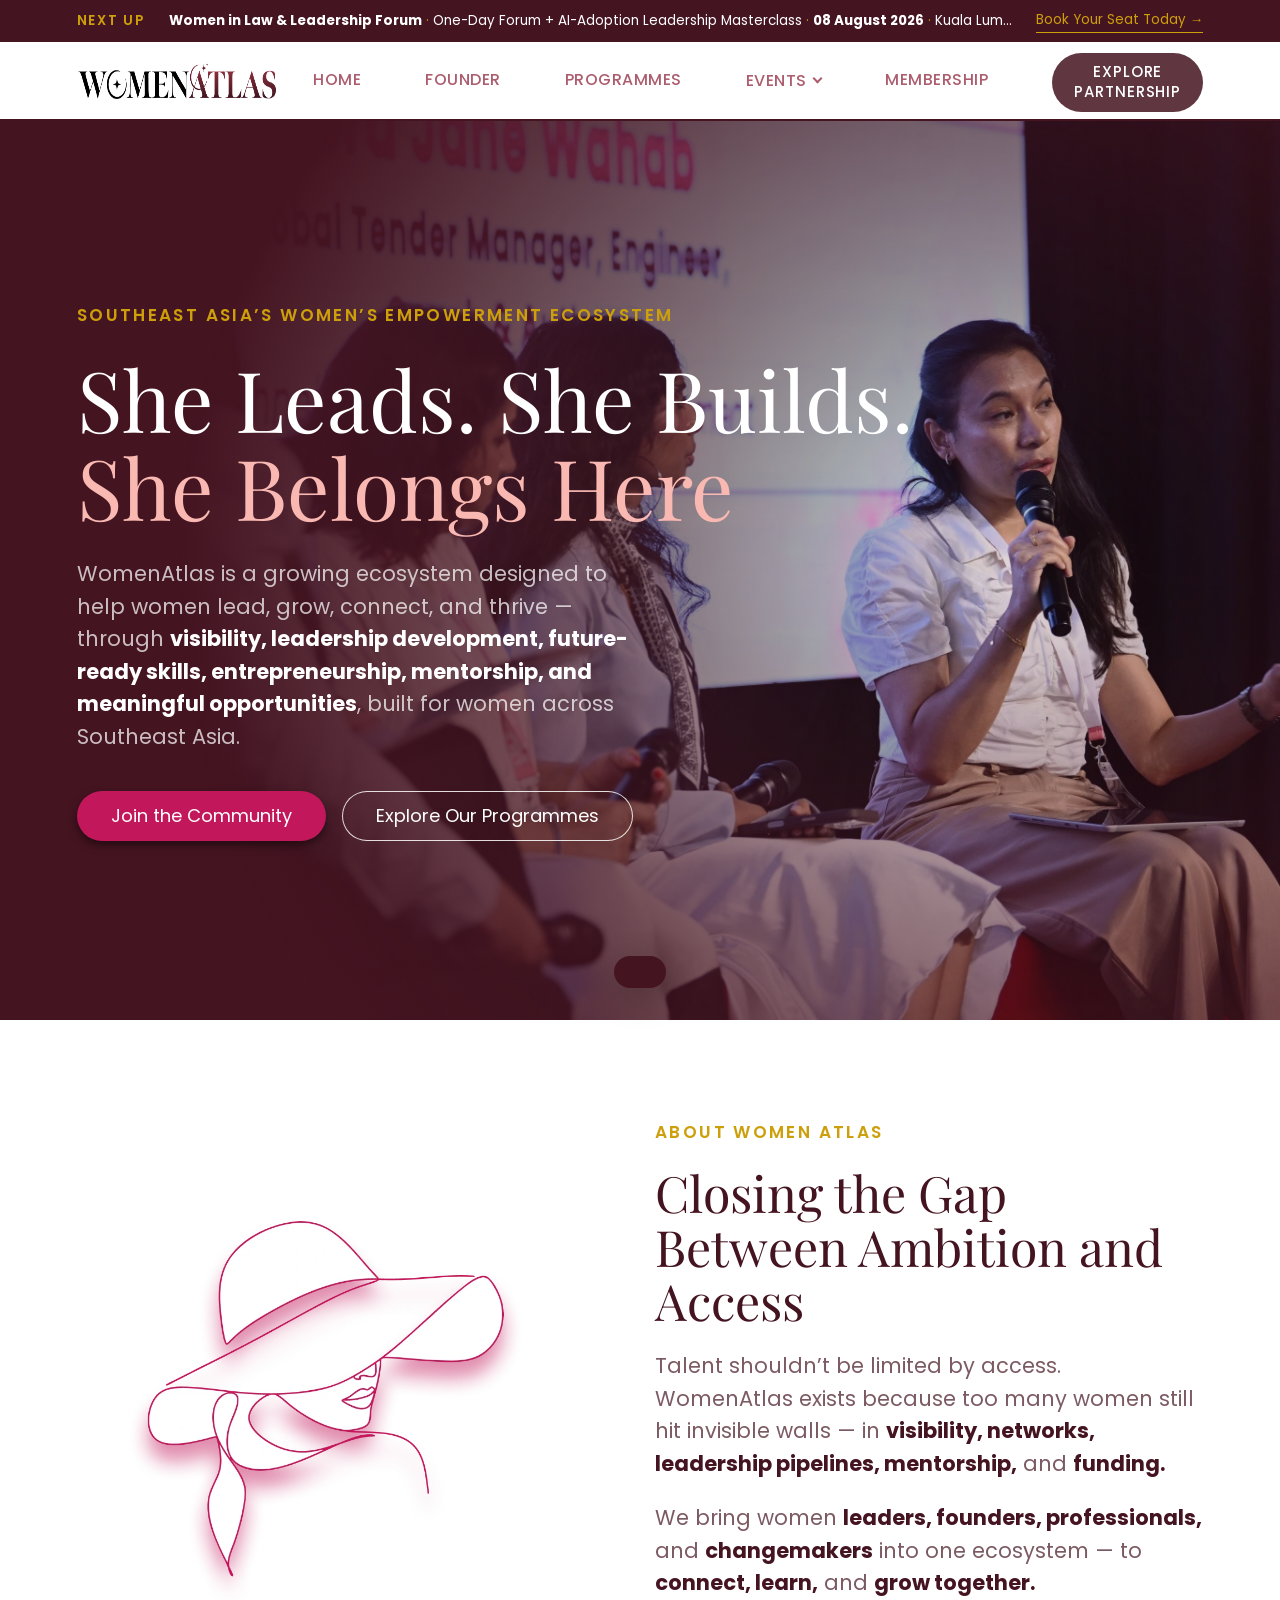
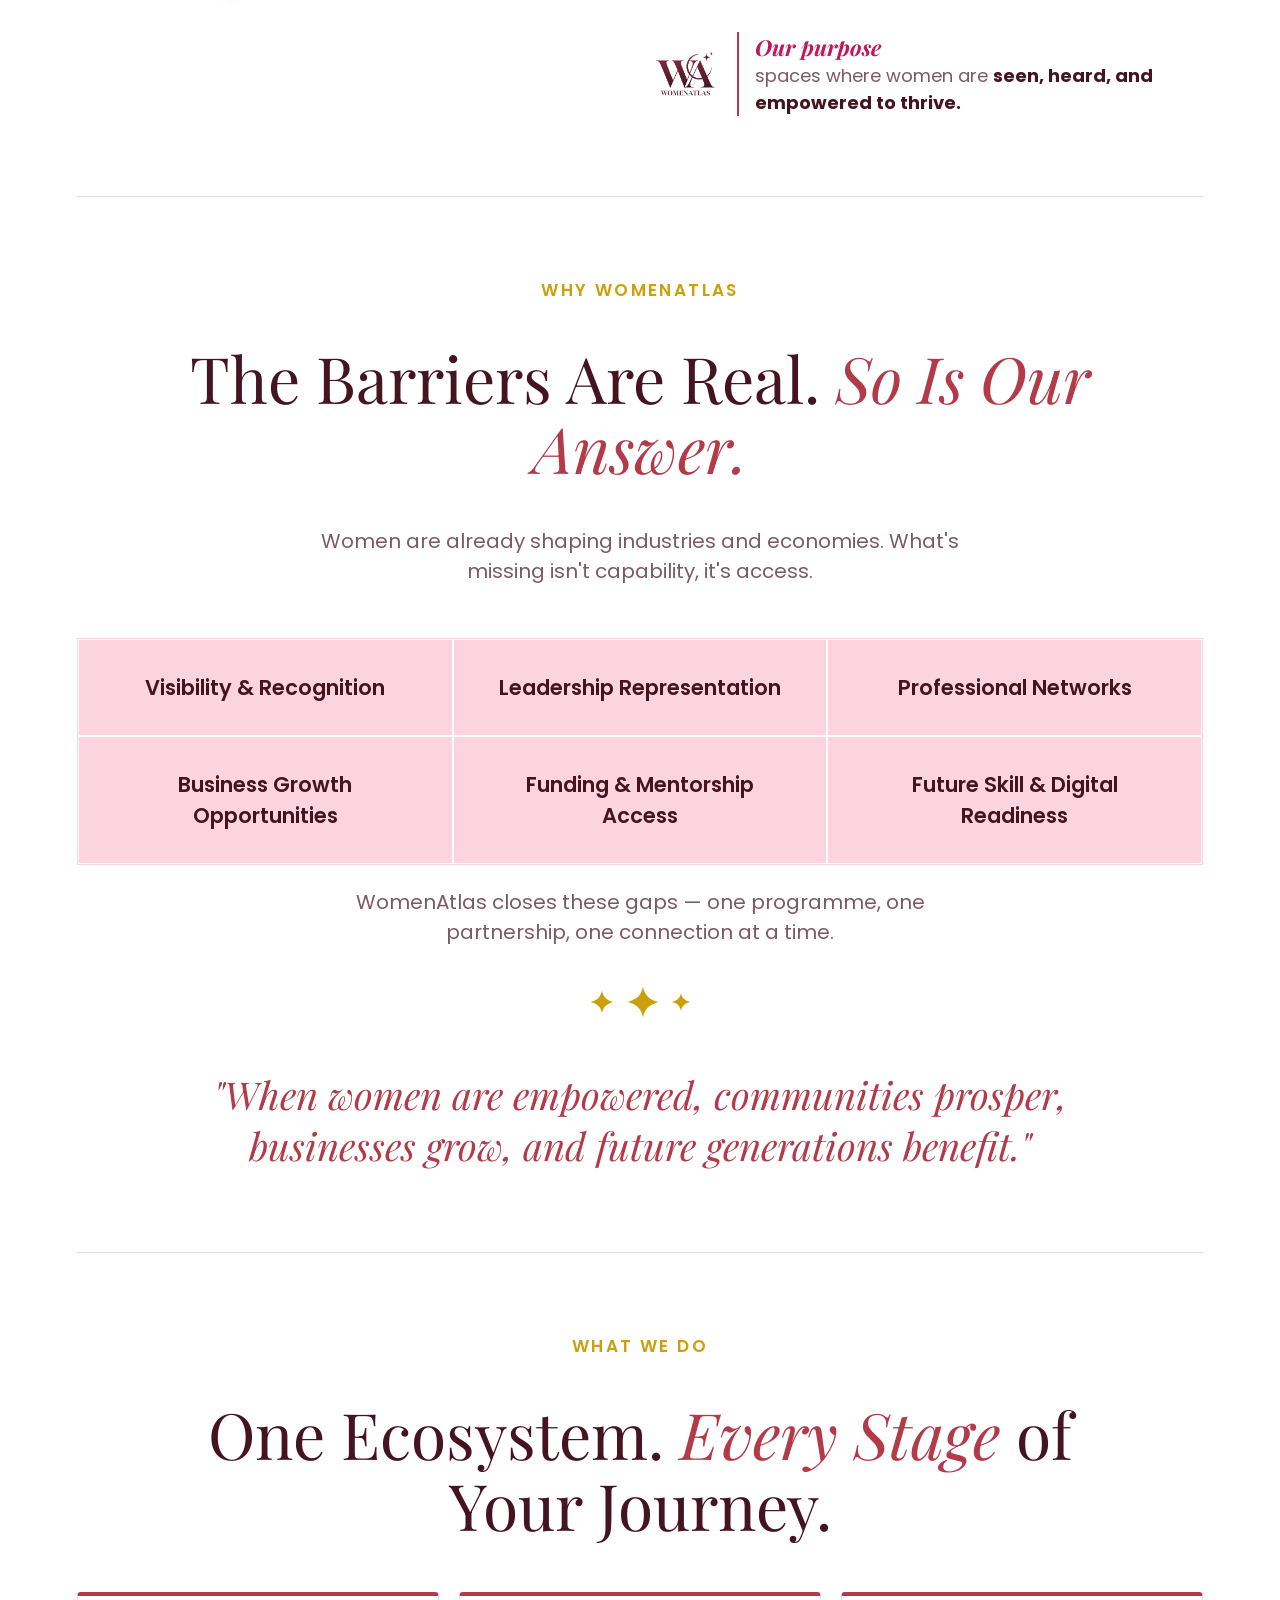
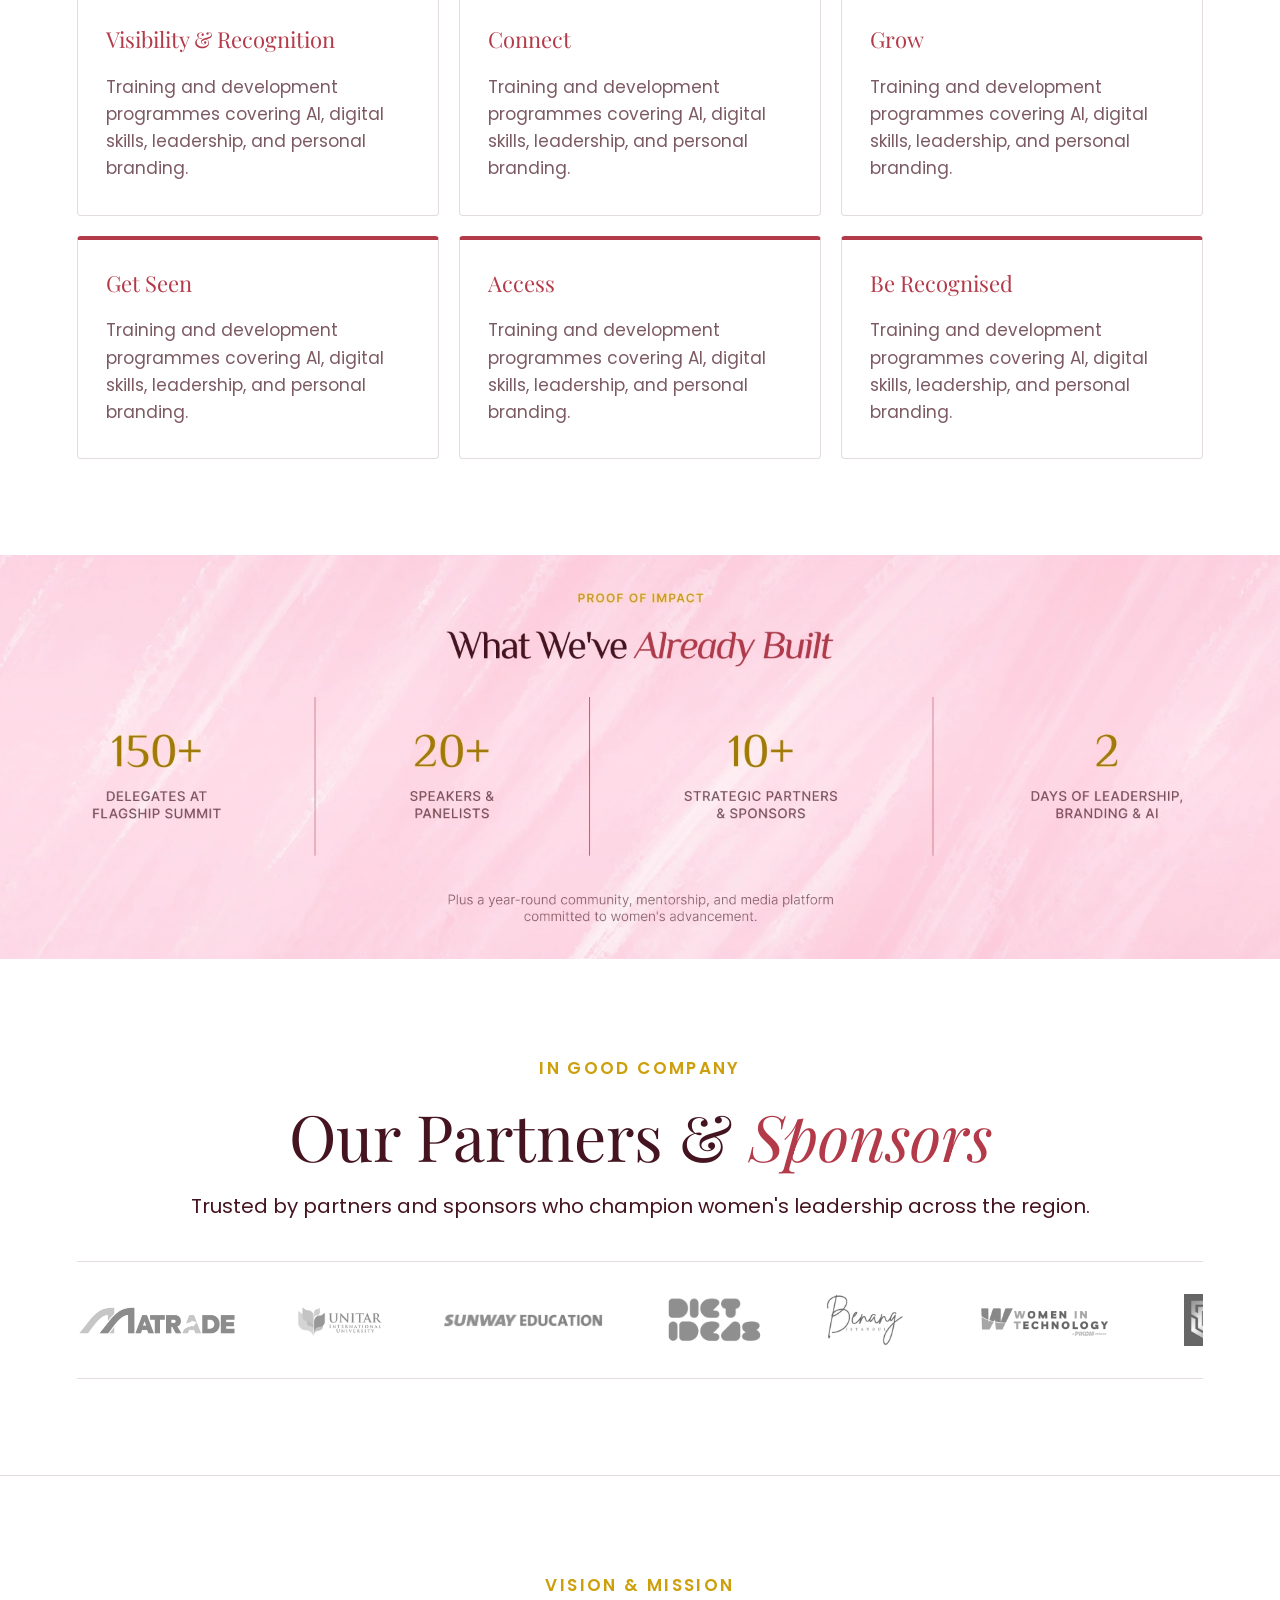
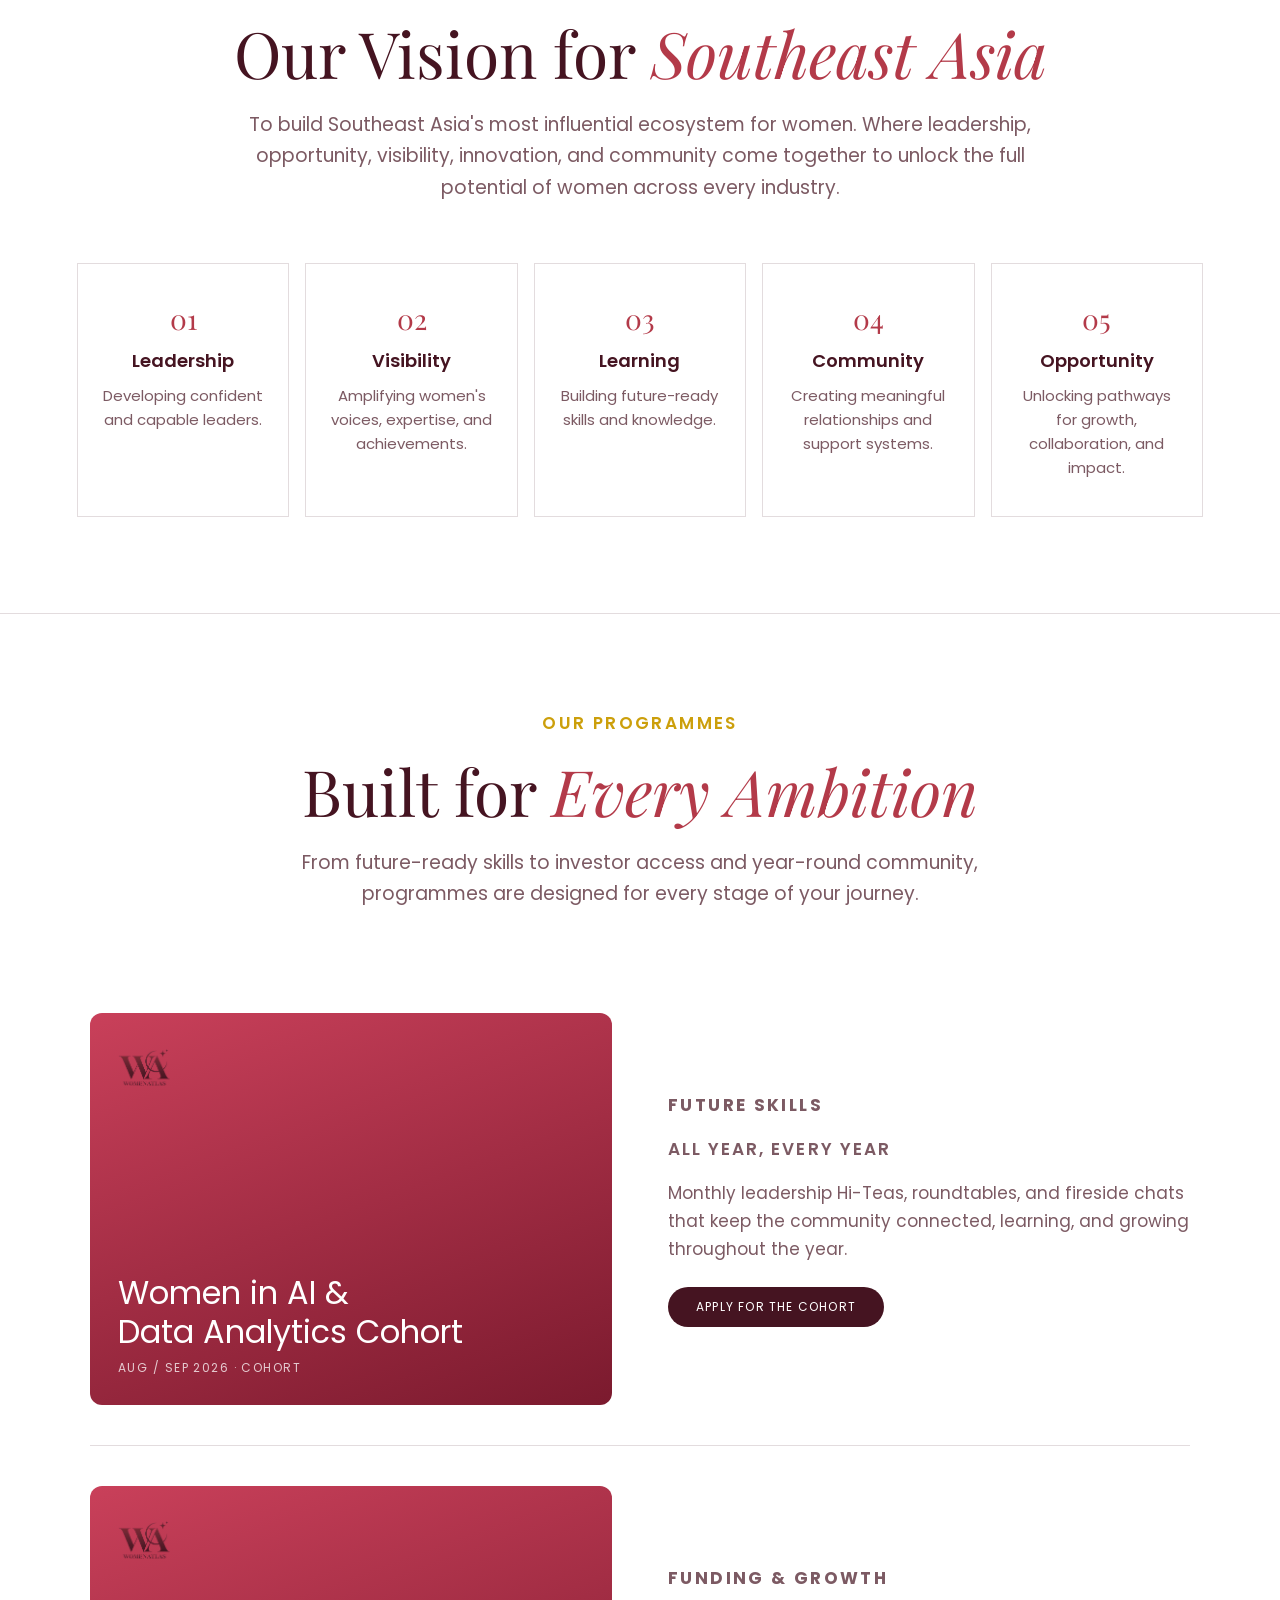
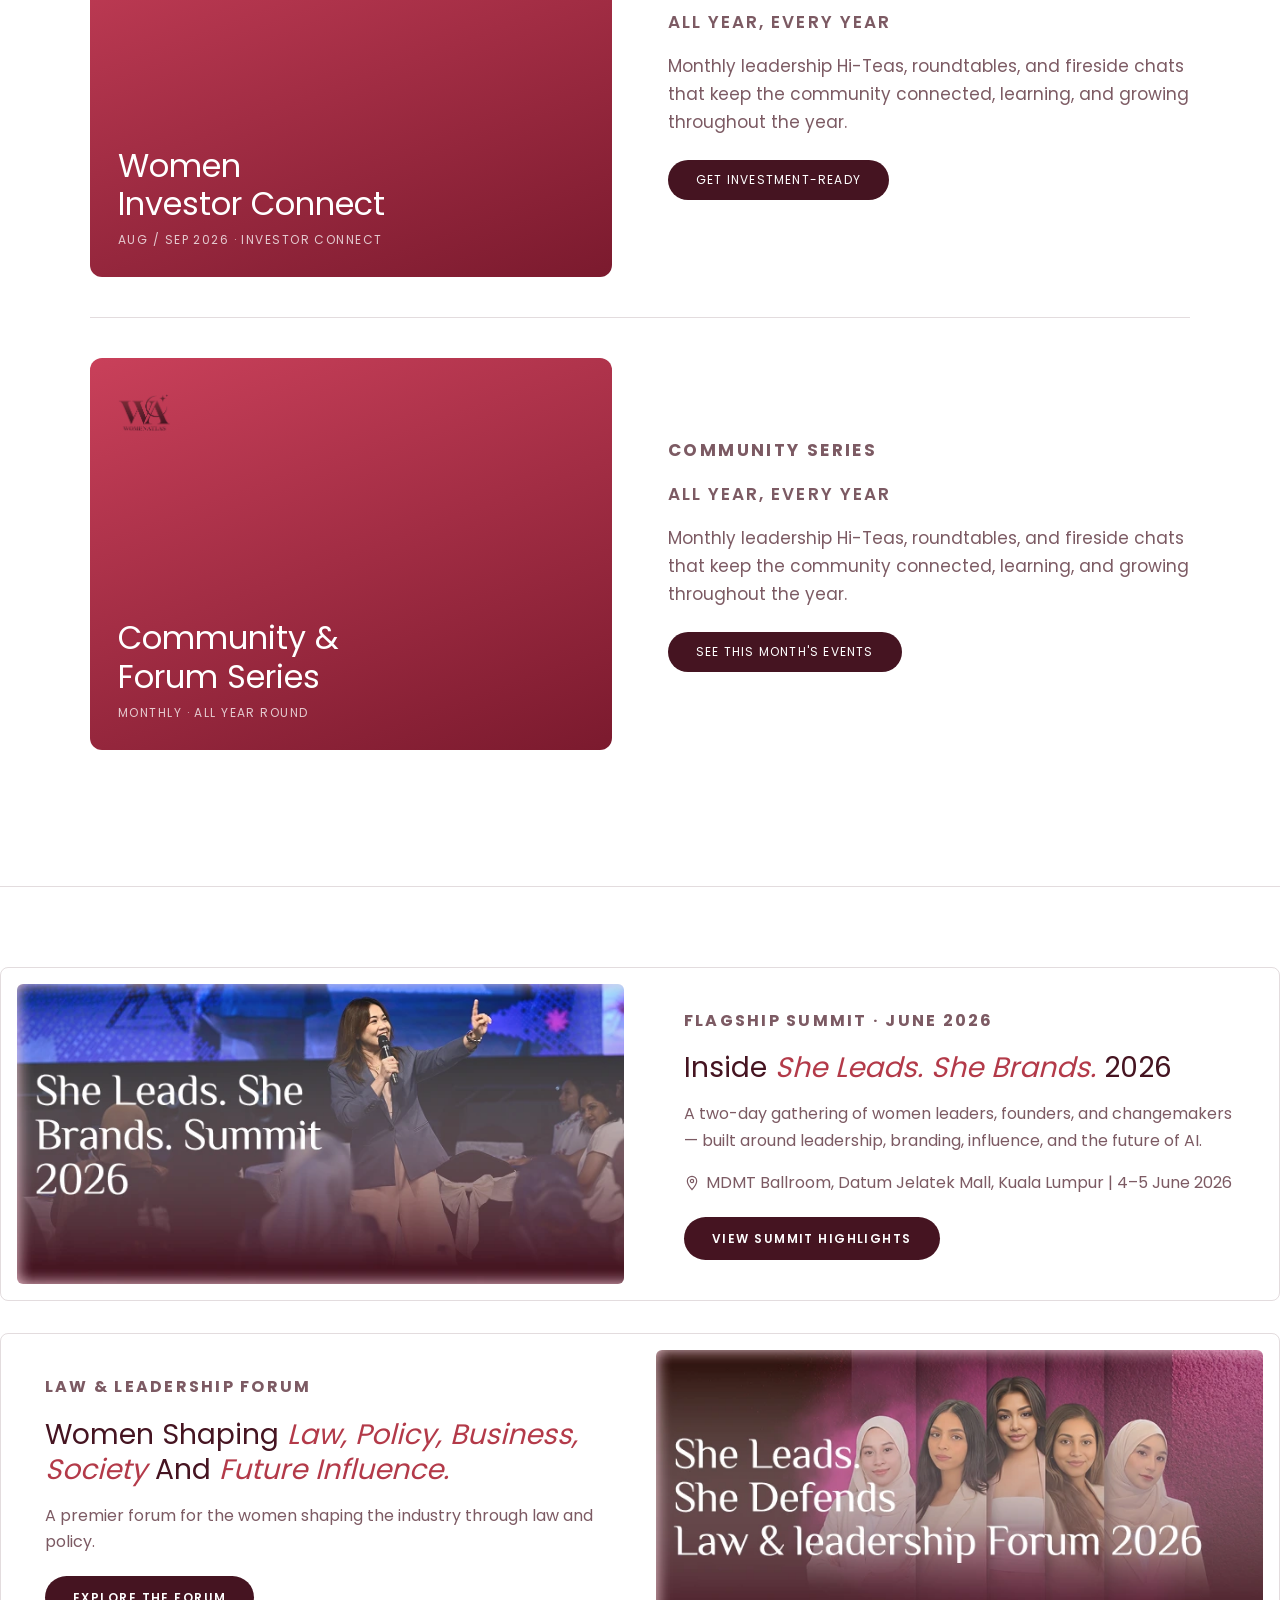
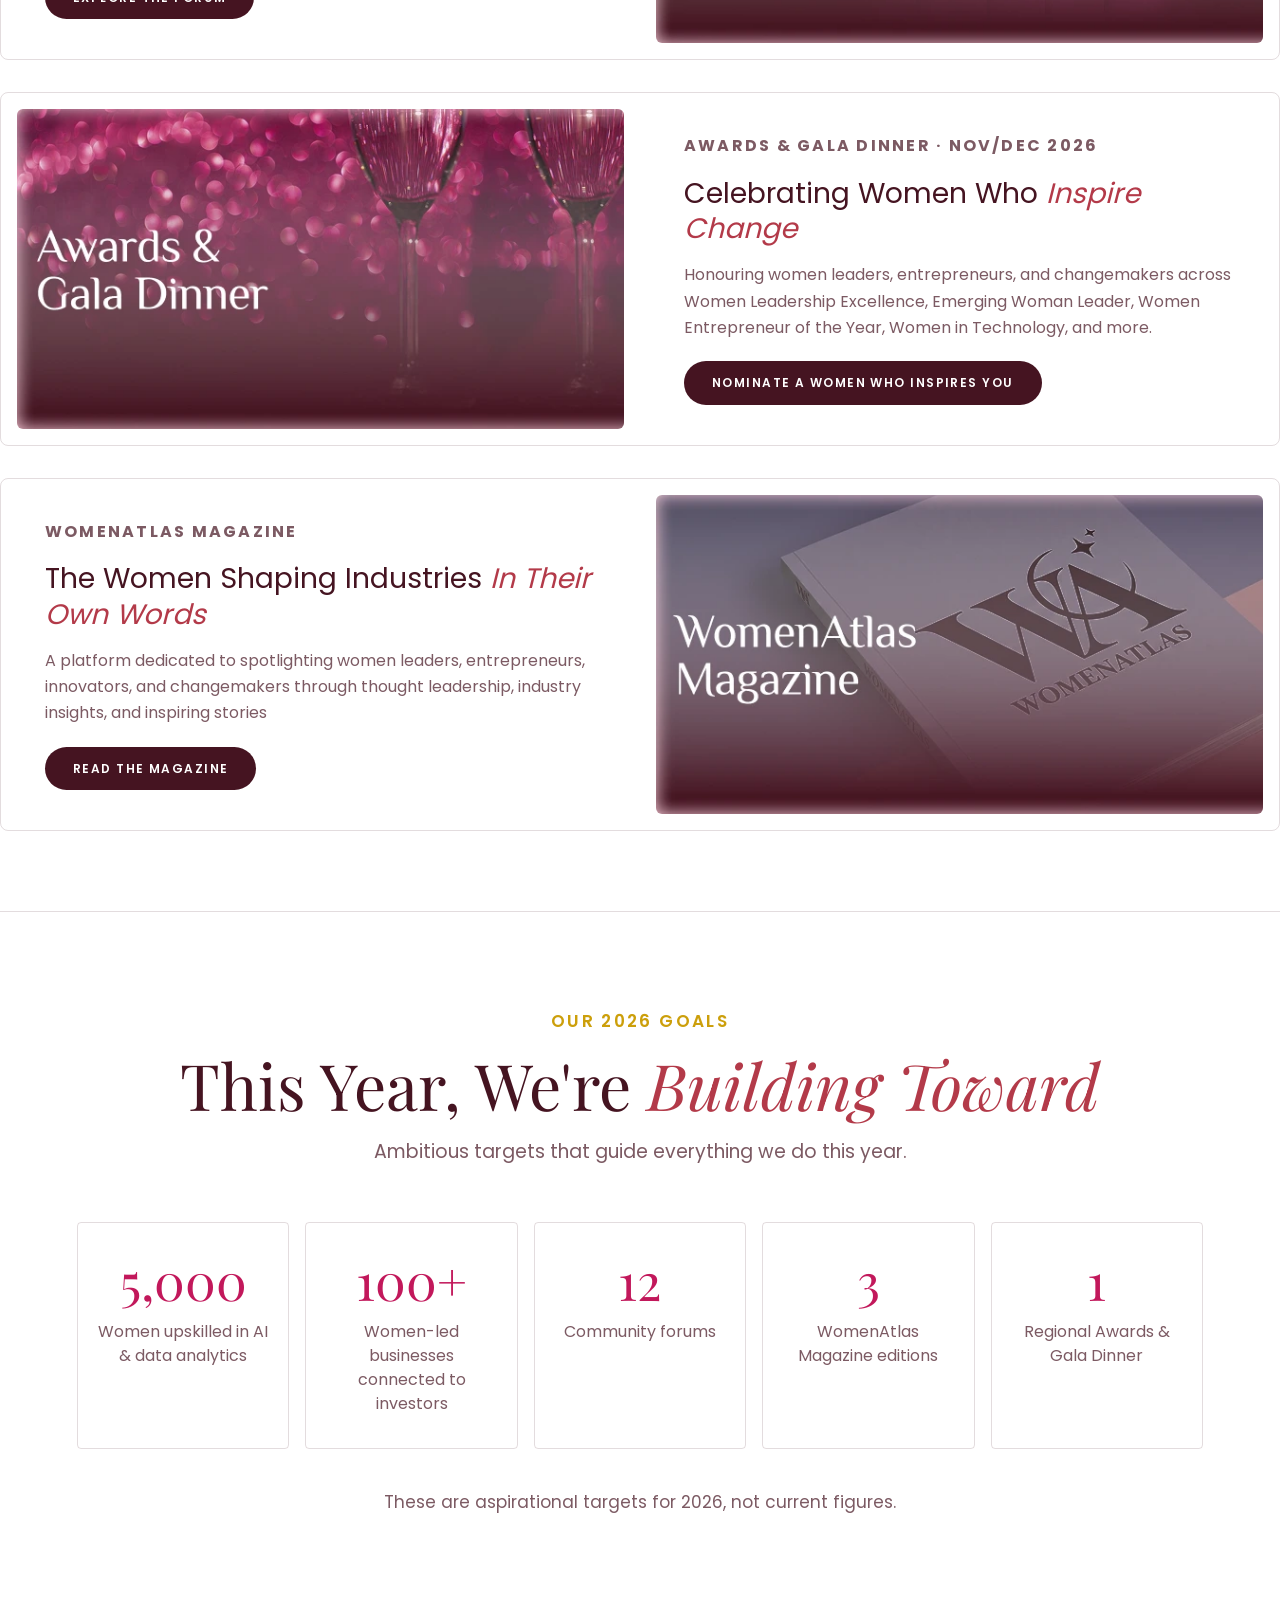
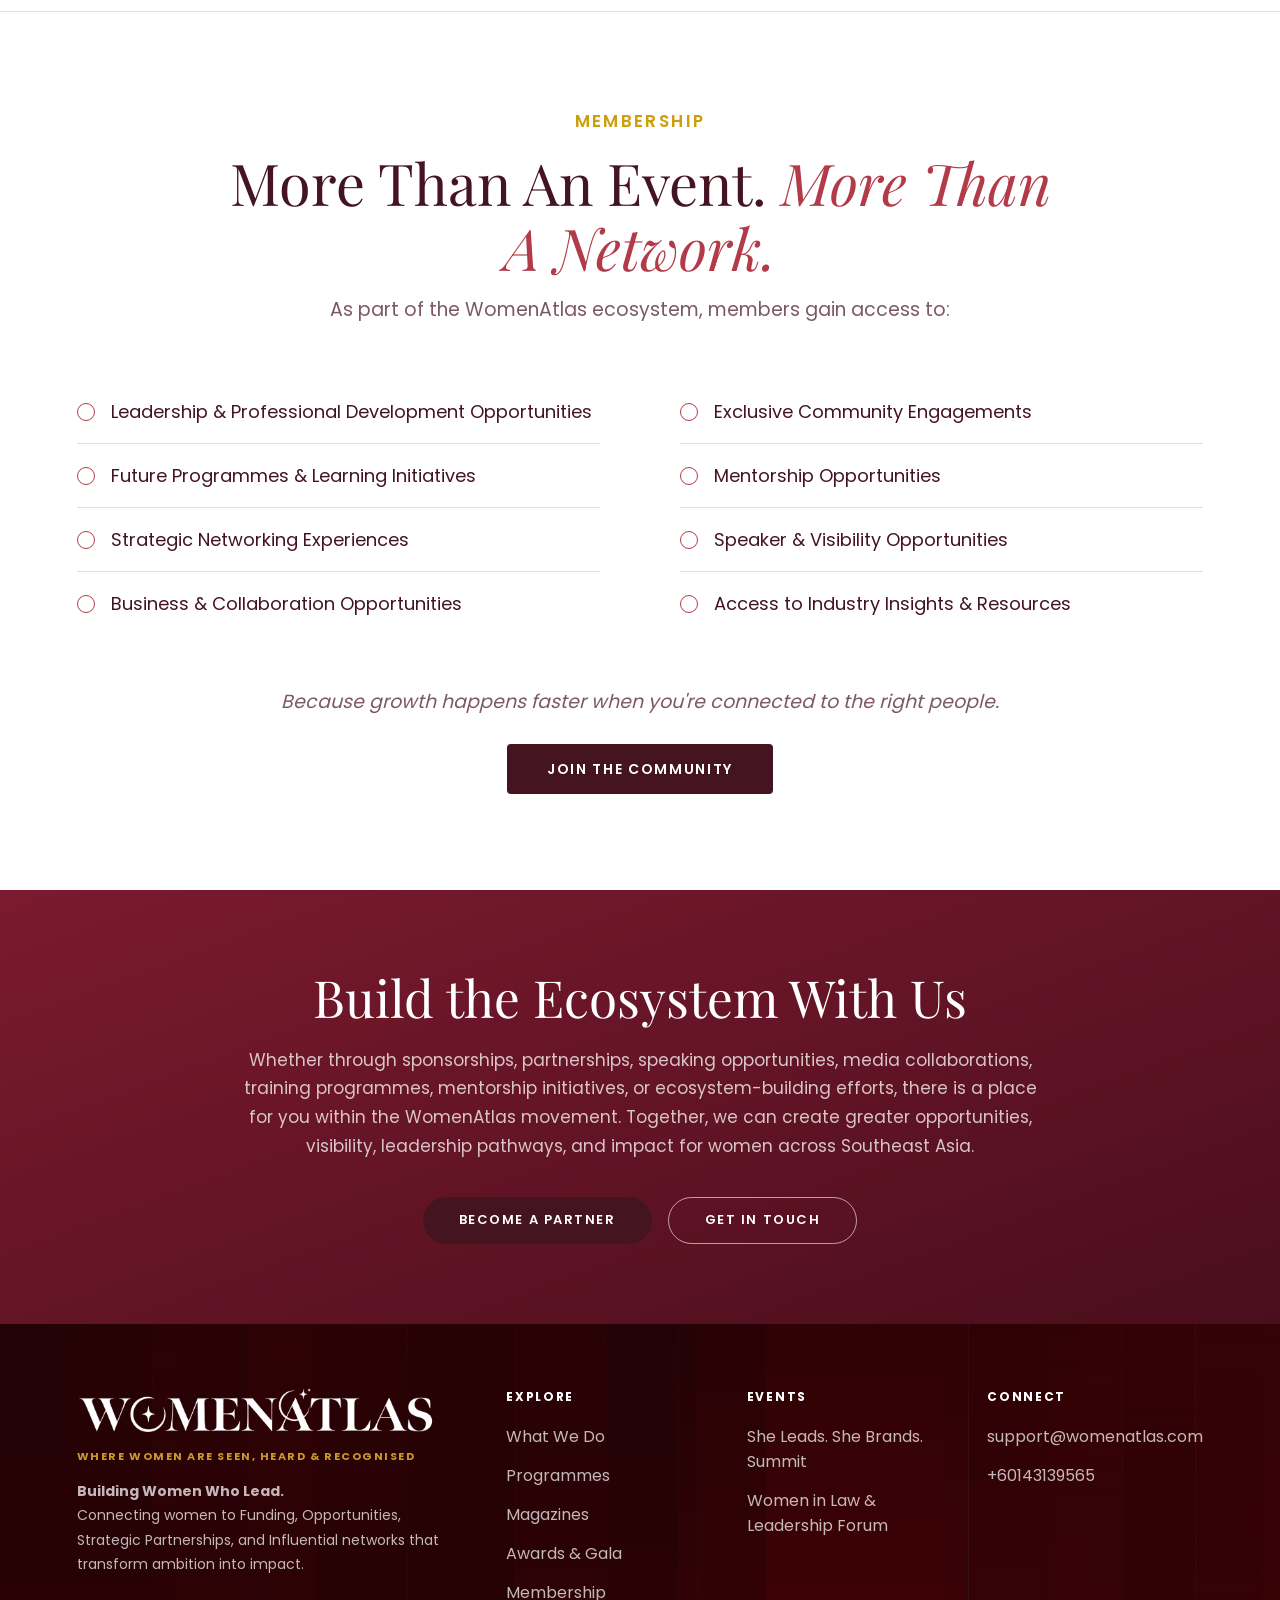
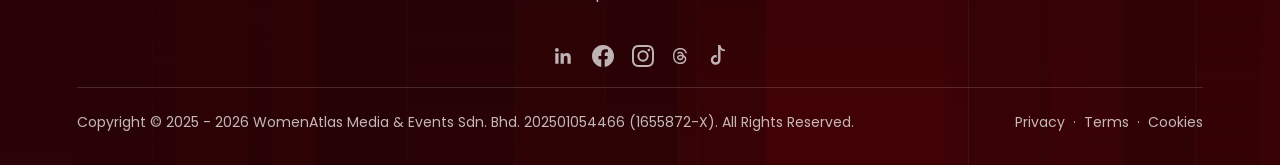
<file: index.html>
<!DOCTYPE html>
<html lang="en">
<head>
<meta charset="utf-8" />
<meta http-equiv="refresh" content="0;url=homepage.html" />
<title>WomenAtlas</title>
</head>
<body>
<script>window.location.replace('homepage.html');</script>
</body>
</html>
</file>
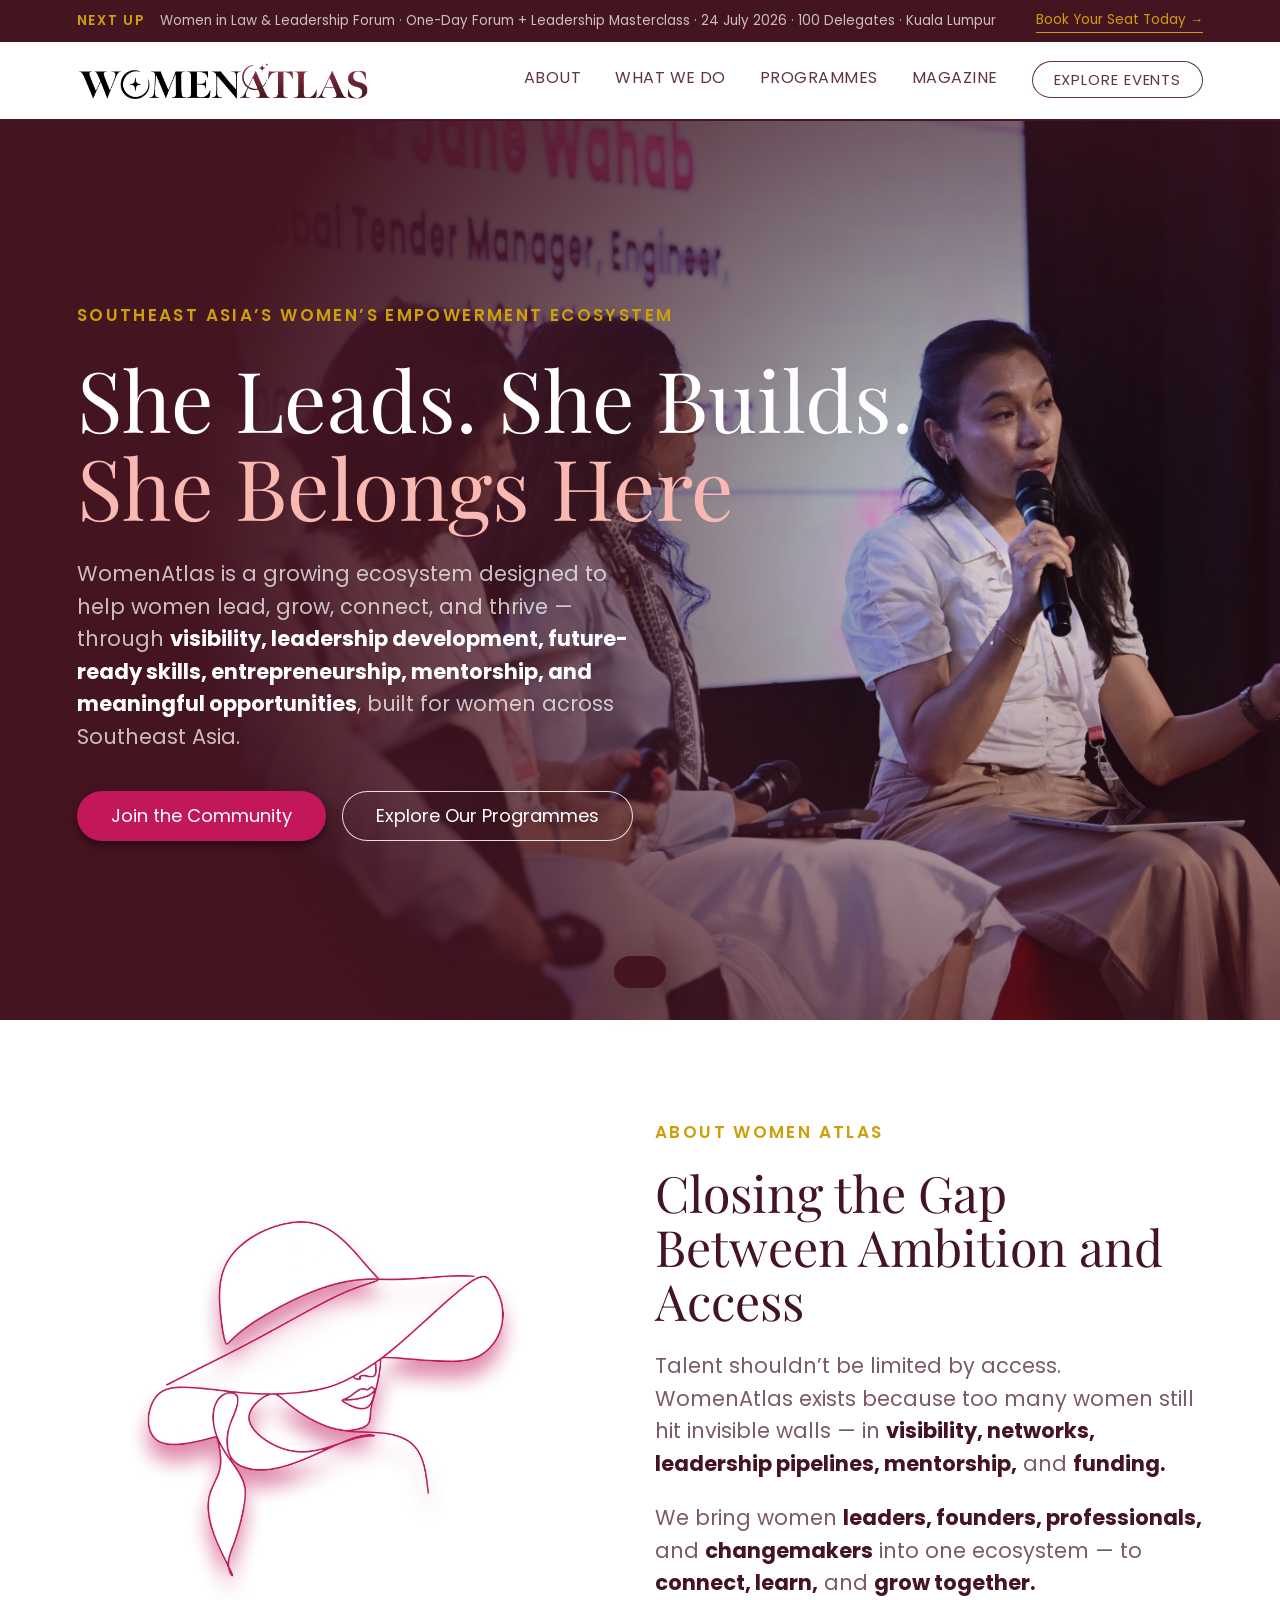
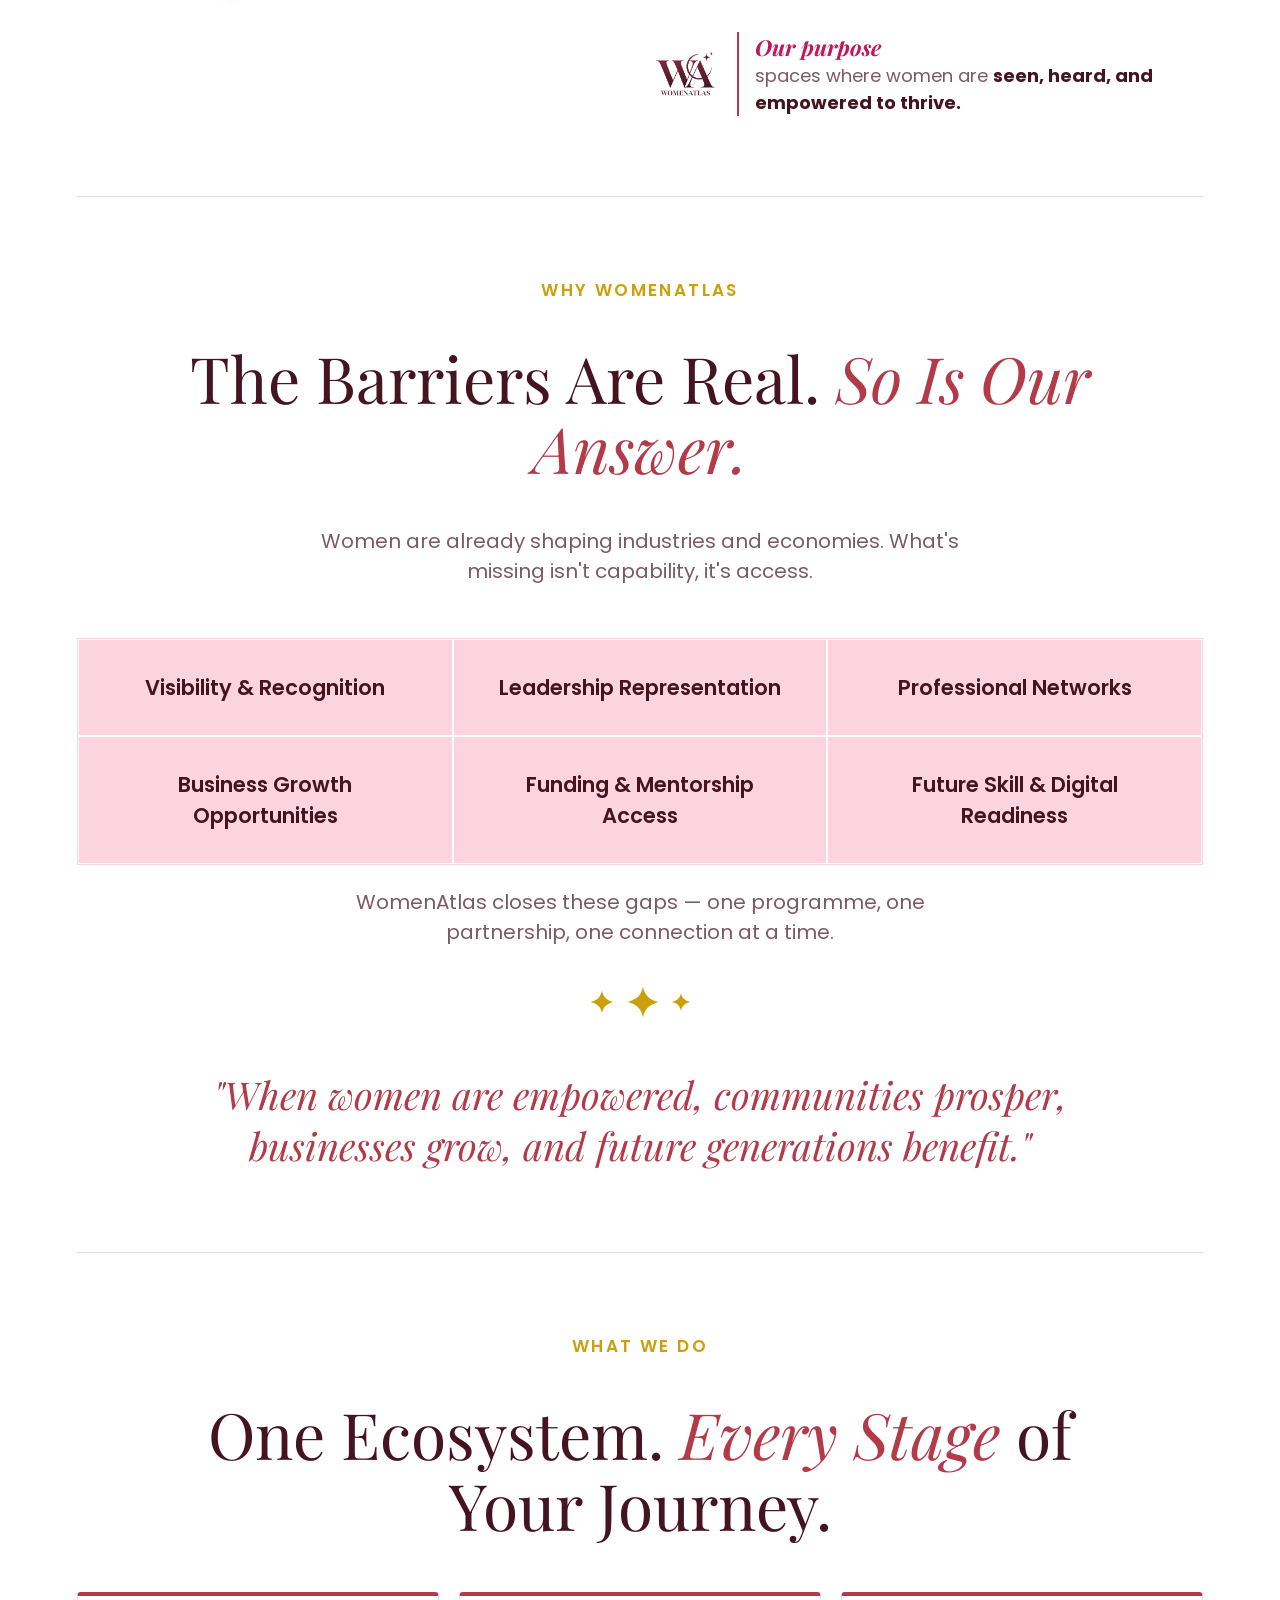
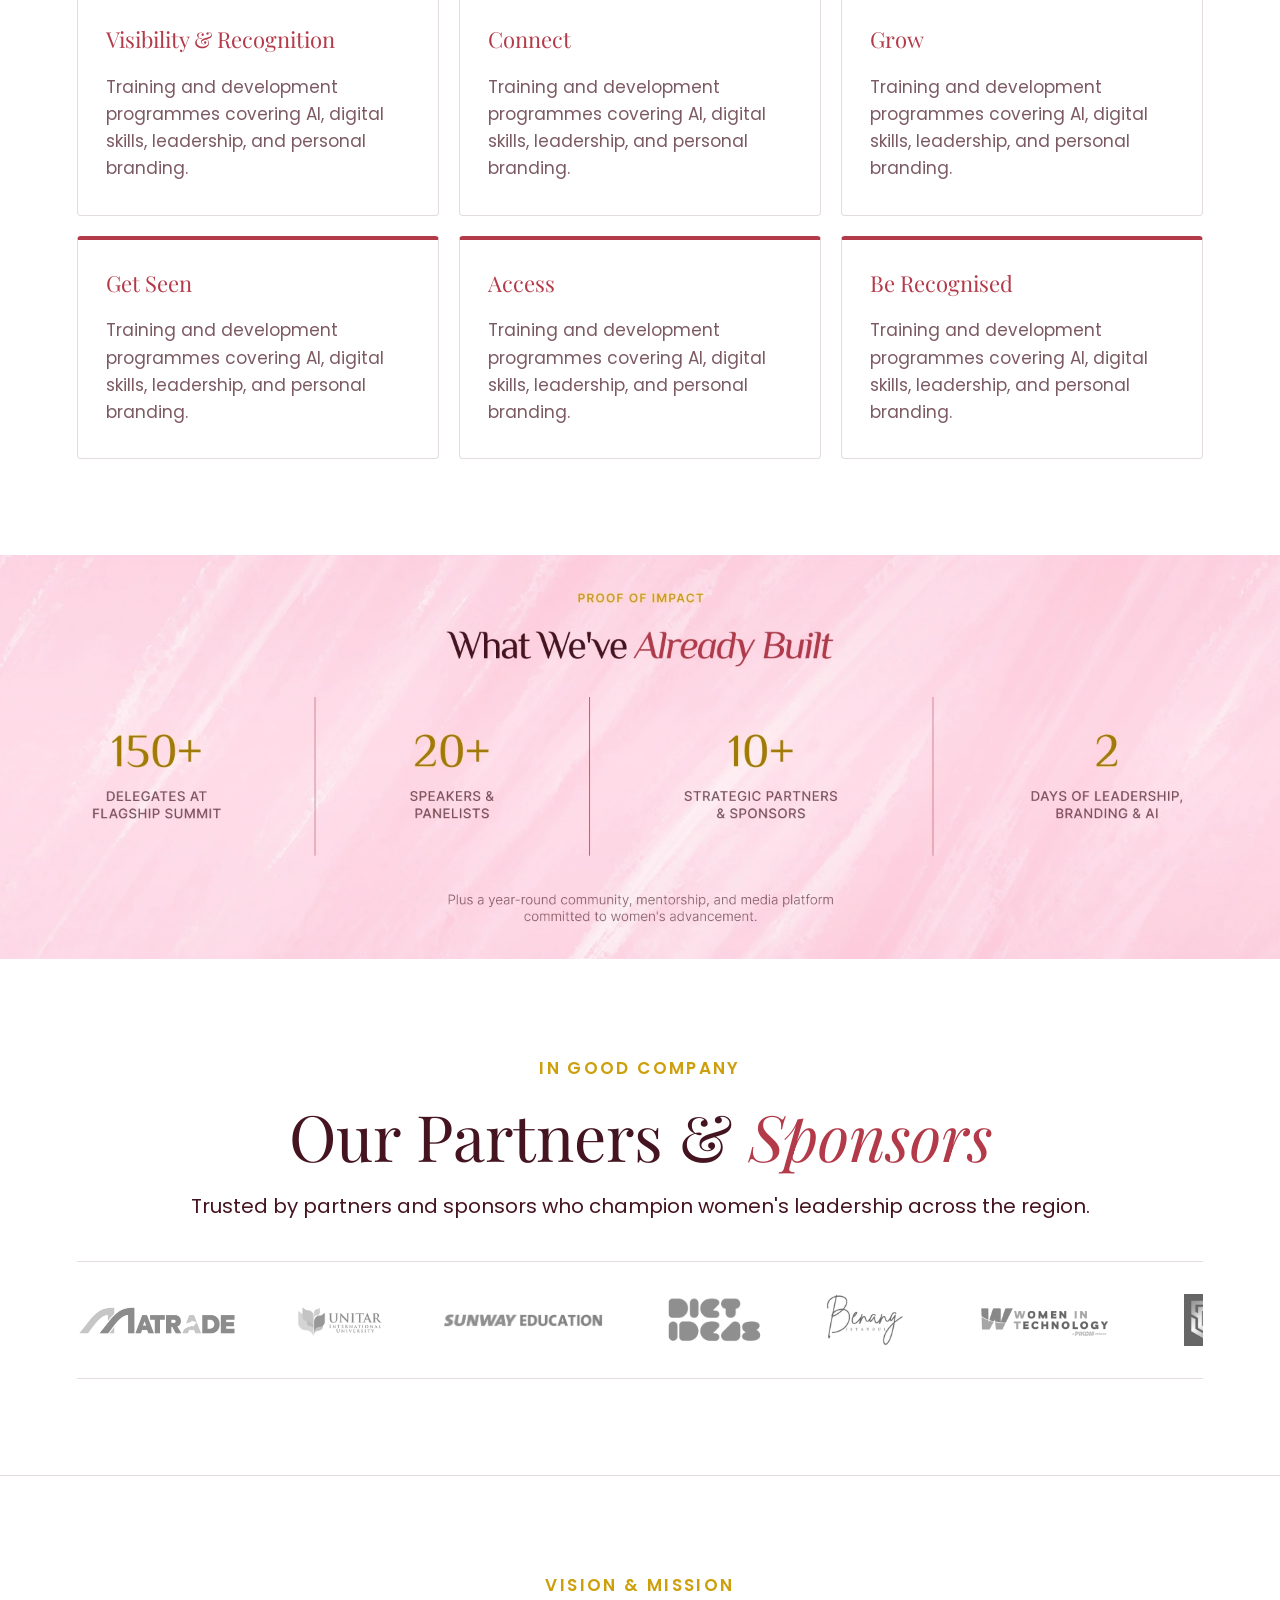
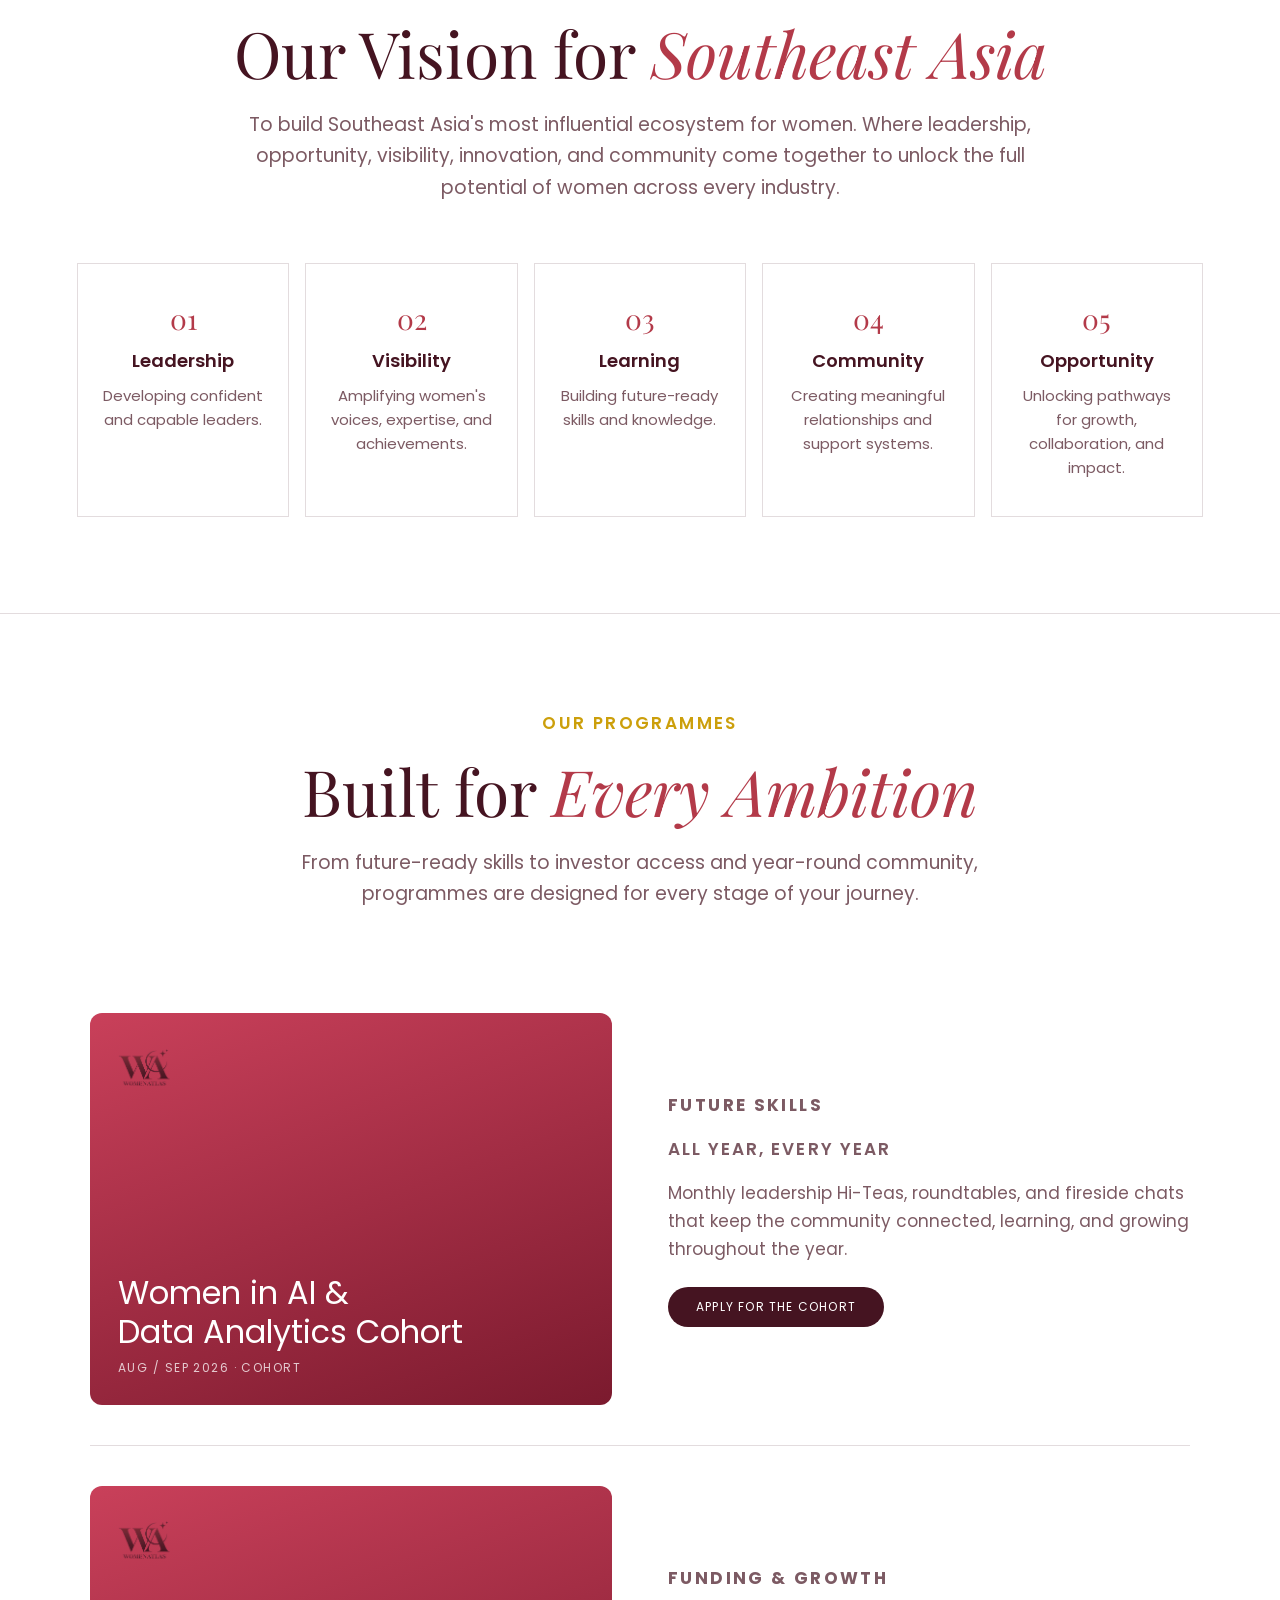
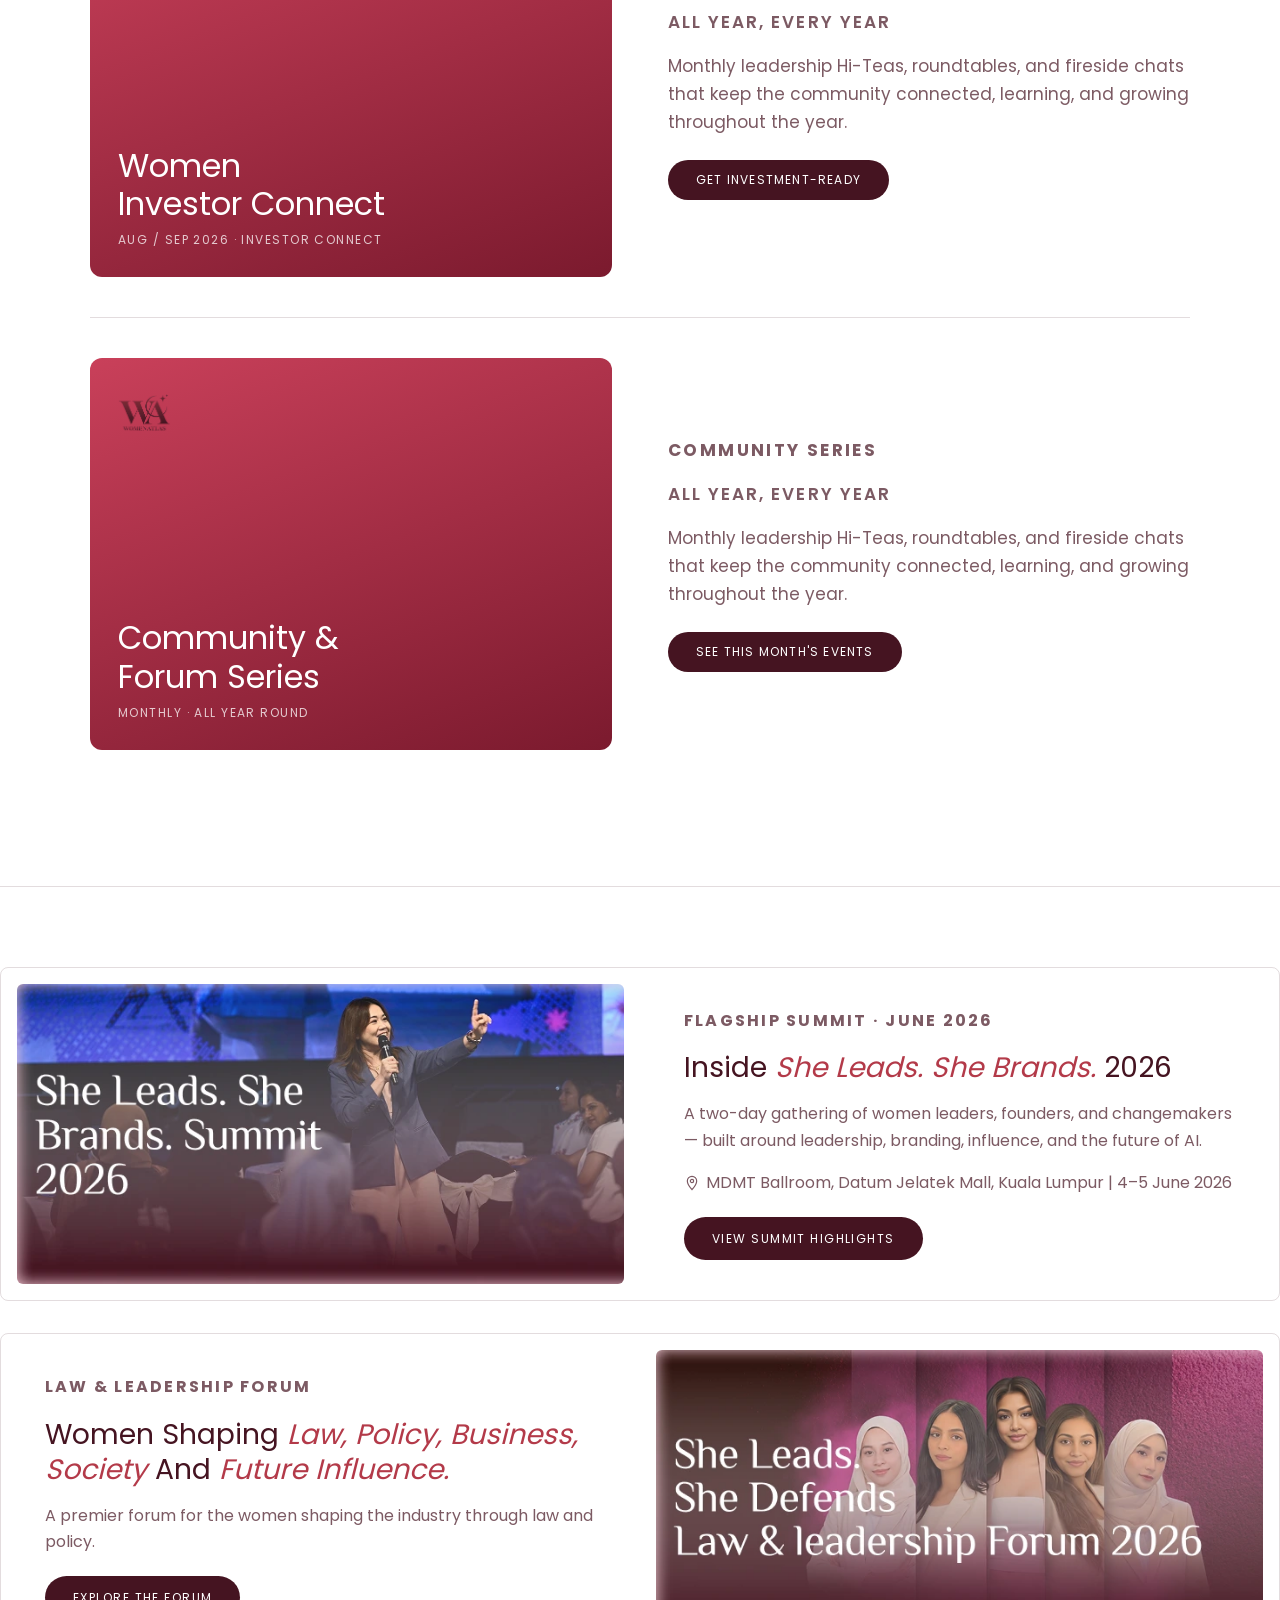
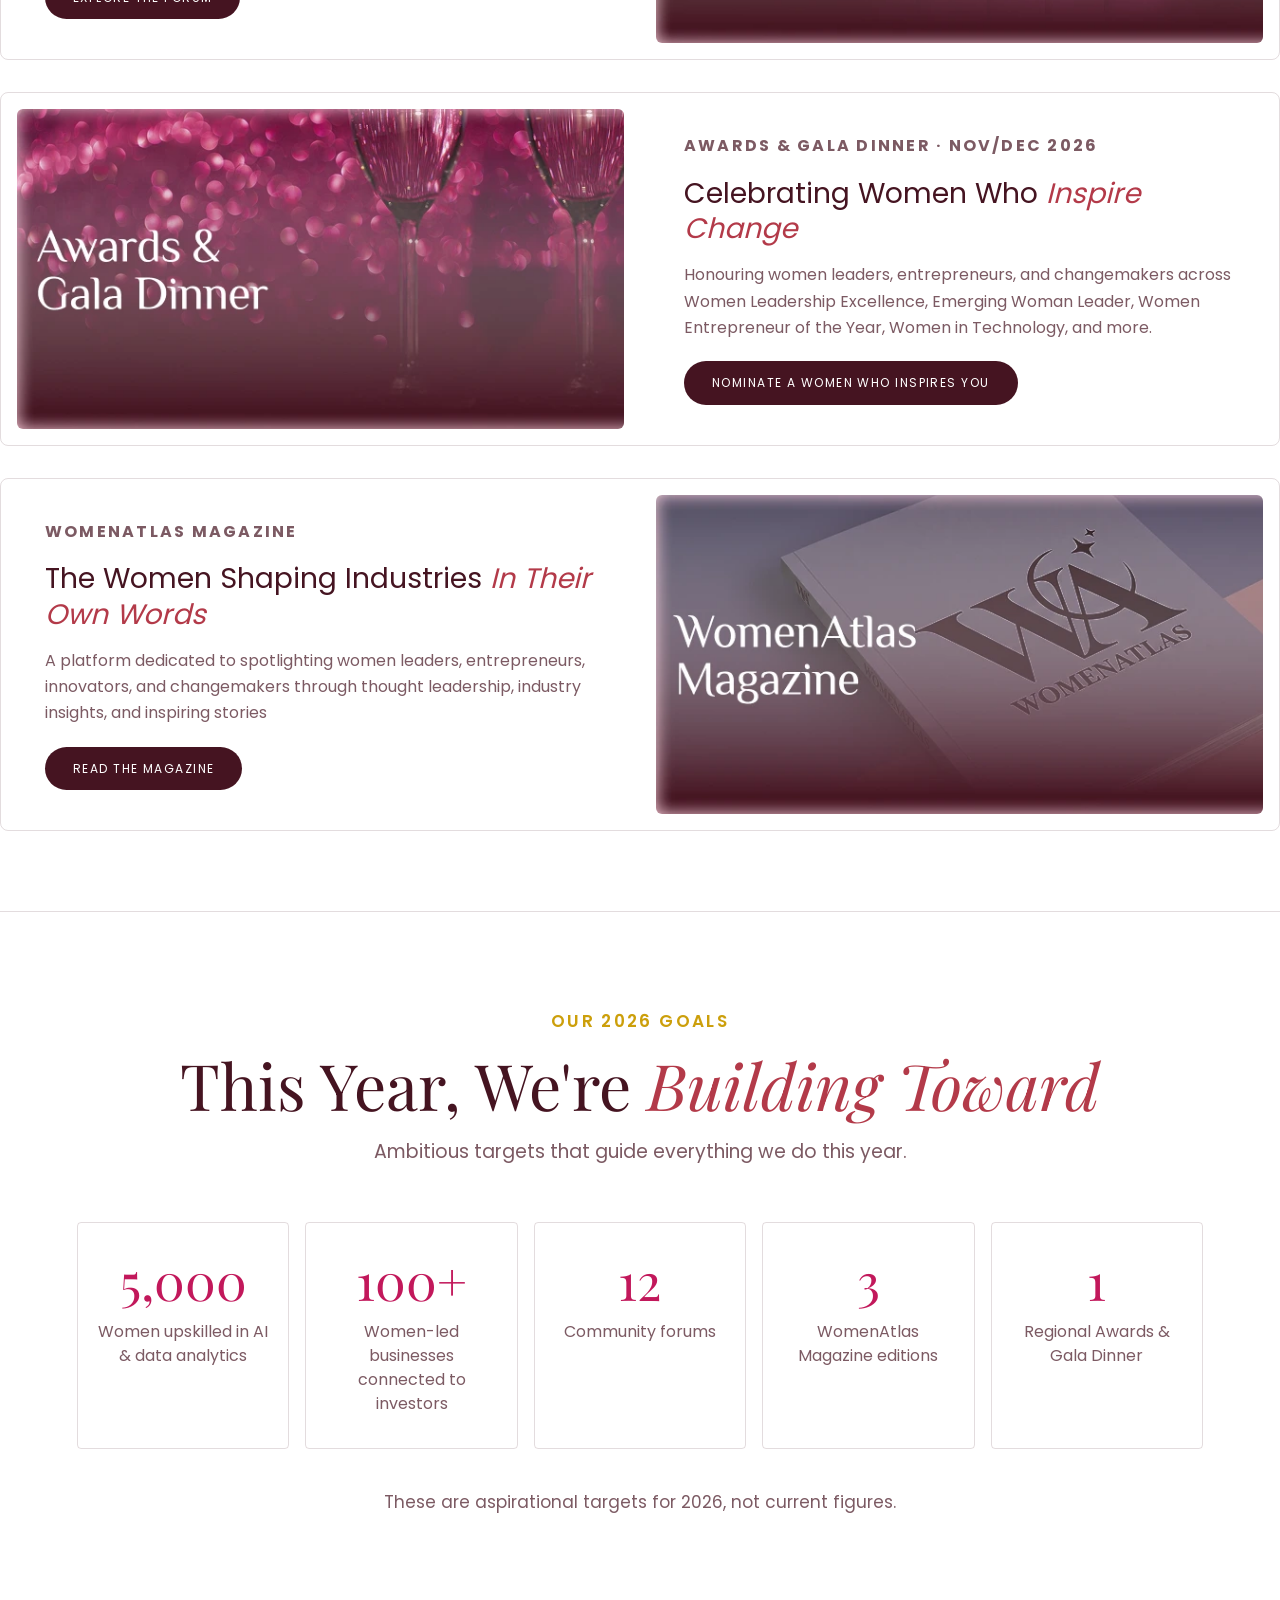
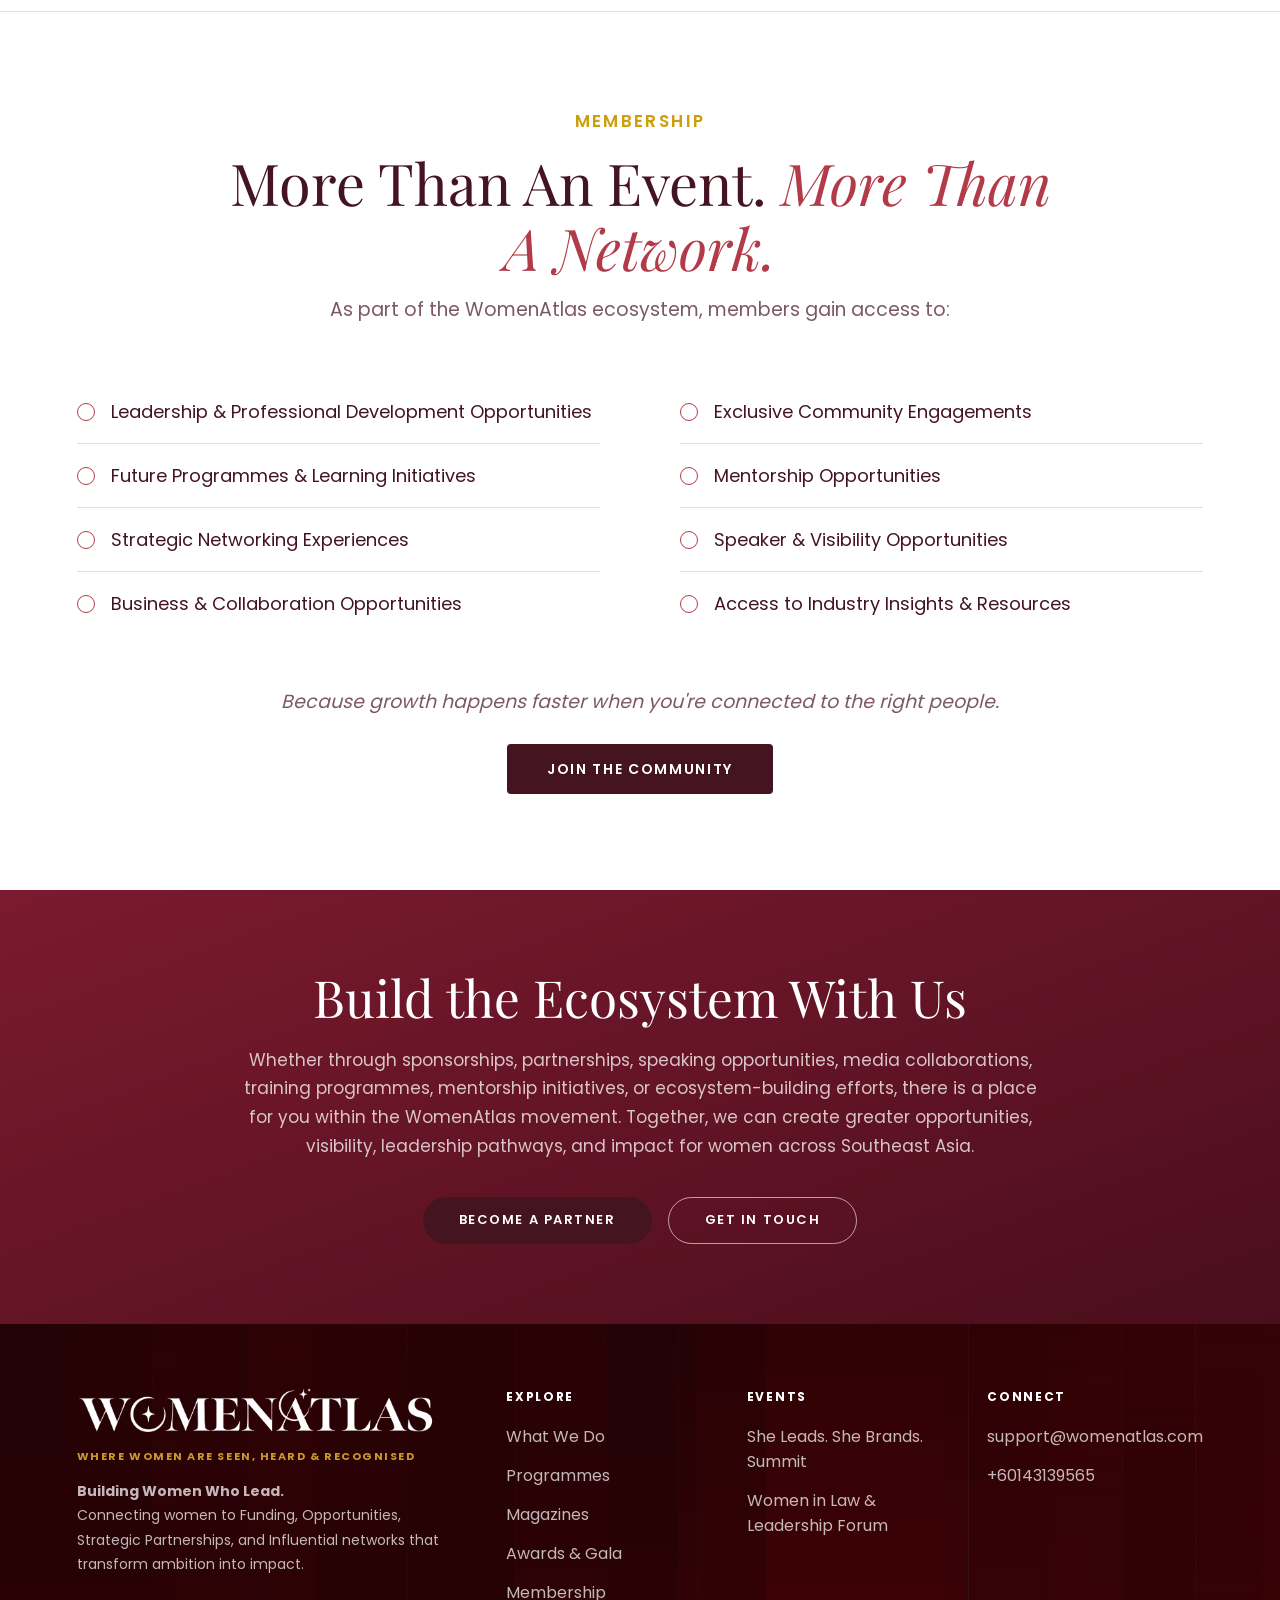
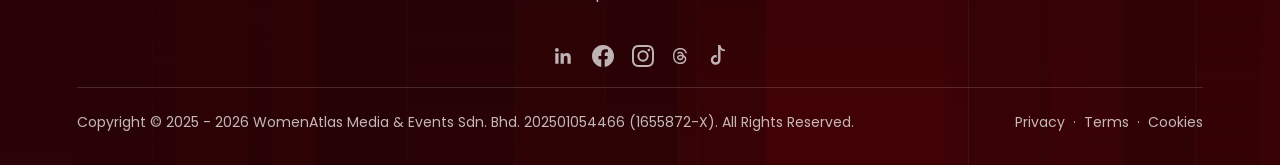
<file: home.html>
<!DOCTYPE html>
<html lang="en">
<head>
<meta charset="utf-8" />
<meta name="viewport" content="width=device-width, initial-scale=1" />
<title>WomenAtlas — She Leads. She Builds. She Belongs Here.</title>
<meta name="description" content="WomenAtlas — Southeast Asia's women's empowerment ecosystem. Summits, forums, and programmes for women who lead." />
<link rel="stylesheet" href="styles2.css" />
<link rel="stylesheet" href="footer-main.css" />
</head>
<body>

<!-- ============ HEADER ============ -->
<div class="announce">
  <span class="lbl">NEXT UP</span>
  <span class="msg">Women in Law &amp; Leadership Forum · One-Day Forum + Leadership Masterclass · 24 July 2026 · 100 Delegates · Kuala Lumpur</span>
  <a class="cta" href="index.html">Book Your Seat Today →</a>
</div>
<header>
  <div class="nav">
    <a class="brand" href="home.html">
      <img src="assets/wa-logo.webp" alt="WomenAtlas" />
    </a>
    <nav>
      <a href="#about">ABOUT</a>
      <a href="#whatwedo">WHAT WE DO</a>
      <a href="#programmes">PROGRAMMES</a>
      <a href="#magazines">MAGAZINE</a>
      <a class="btn outline sm" href="summit.html" style="letter-spacing:.06em">EXPLORE EVENTS</a>
    </nav>
    <button class="menu-btn" aria-label="Menu">
      <svg width="26" height="26" viewBox="0 0 24 24" fill="none" stroke="currentColor" stroke-width="1.8"><path d="M3 6h18M3 12h18M3 18h18"/></svg>
    </button>
  </div>
</header>

<!-- ============ HOME ============ -->
<main id="home">

  <!-- hero -->
  <section class="hero">
    <div class="hero__video">
      <iframe src="https://player.vimeo.com/video/1205646065?background=1&autoplay=1&loop=1&muted=1&playsinline=1&controls=0" frameborder="0" allow="autoplay; fullscreen" allowfullscreen></iframe>
    </div>
    <div class="wrap row">
      <div>
        <span class="eyebrow">Southeast Asia&rsquo;s Women&rsquo;s Empowerment Ecosystem</span>
        <h1>She Leads. She Builds.<br /><span class="sub">She Belongs Here</span></h1>
        <p>WomenAtlas is a growing ecosystem designed to help women lead, grow, connect, and thrive — through <b style="color:#fff;font-weight:700;">visibility, leadership development, future-ready skills, entrepreneurship, mentorship, and meaningful opportunities</b>, built for women across Southeast Asia.</p>
        <div class="actions">
          <a class="btn magenta" href="#programmes">Join the Community</a>
          <a class="btn light" href="summit.html">Explore Our Programmes</a>
        </div>
      </div>
      <div class="mark"><img src="assets/womenatlas-logo-icon-small.svg" alt="" /></div>
    </div>
  </section>

  <!-- about -->
  <section class="about" id="about">
    <div class="wrap grid">
      <div class="disc"><img src="assets/pink-hat.webp" alt="" /></div>
      <div>
        <span class="eyebrow">About Women Atlas</span>
        <h2>Closing the Gap Between Ambition and Access</h2>
        <p class="lead">Talent shouldn&rsquo;t be limited by access. WomenAtlas exists because too many women still hit invisible walls — in <b>visibility, networks, leadership pipelines, mentorship,</b> and <b>funding.</b></p>
        <p class="lead">We bring women <b>leaders, founders, professionals,</b> and <b>changemakers</b> into one ecosystem — to <b>connect, learn,</b> and <b>grow together.</b></p>
        <div class="purpose">
          <img src="assets/wa-pink.webp" alt="" />
          <div class="purpose-line"></div>
          <div>
            <div class="t">Our purpose</div>
            <div class="d">spaces where women are <b>seen, heard, and empowered to thrive.</b></div>
          </div>
        </div>
      </div>
    </div>

    <!-- barriers -->
    <div class="barriers">
      <div class="barriers-intro">
        <span class="eyebrow">Why WomenAtlas</span>
        <h2>The Barriers Are Real. <em class="barriers-em">So Is Our Answer.</em></h2>
        <p>Women are already shaping industries and economies. What's missing isn't capability, it's access.</p>
      </div>
      <div class="barriers-grid">
        <div class="barrier-cell">Visibility &amp; Recognition</div>
        <div class="barrier-cell">Leadership Representation</div>
        <div class="barrier-cell">Professional Networks</div>
        <div class="barrier-cell">Business Growth Opportunities</div>
        <div class="barrier-cell">Funding &amp; Mentorship Access</div>
        <div class="barrier-cell">Future Skill &amp; Digital Readiness</div>
      </div>
      <p class="barriers-close">WomenAtlas closes these gaps — one programme, one partnership, one connection at a time.</p>
      <div class="barriers-stars">
        <svg width="28" height="28" viewBox="0 0 24 24" fill="var(--gold-500)"><path d="M12 2c0 0-.6 4.2-3 6.5S2 12 2 12s4.3.7 7 3.5S12 22 12 22s.6-4.2 3-6.5S22 12 22 12s-4.3-.7-7-3.5S12 2 12 2z"/></svg>
        <svg width="38" height="38" viewBox="0 0 24 24" fill="var(--gold-500)"><path d="M12 2c0 0-.6 4.2-3 6.5S2 12 2 12s4.3.7 7 3.5S12 22 12 22s.6-4.2 3-6.5S22 12 22 12s-4.3-.7-7-3.5S12 2 12 2z"/></svg>
        <svg width="22" height="22" viewBox="0 0 24 24" fill="var(--gold-500)"><path d="M12 2c0 0-.6 4.2-3 6.5S2 12 2 12s4.3.7 7 3.5S12 22 12 22s.6-4.2 3-6.5S22 12 22 12s-4.3-.7-7-3.5S12 2 12 2z"/></svg>
      </div>
      <blockquote class="barriers-quote">"When women are empowered, communities prosper, businesses grow, and future generations benefit."</blockquote>
    </div>

    <!-- what we do -->
    <div class="whatwedo" id="whatwedo">
      <div class="whatwedo-intro">
        <span class="eyebrow">What We Do</span>
        <h2>One Ecosystem. <em class="barriers-em">Every Stage</em> of Your Journey.</h2>
      </div>
      <div class="whatwedo-grid">
        <div class="whatwedo-card">
          <h3>Visibility &amp; Recognition</h3>
          <p>Training and development programmes covering AI, digital skills, leadership, and personal branding.</p>
        </div>
        <div class="whatwedo-card">
          <h3>Connect</h3>
          <p>Training and development programmes covering AI, digital skills, leadership, and personal branding.</p>
        </div>
        <div class="whatwedo-card">
          <h3>Grow</h3>
          <p>Training and development programmes covering AI, digital skills, leadership, and personal branding.</p>
        </div>
        <div class="whatwedo-card">
          <h3>Get Seen</h3>
          <p>Training and development programmes covering AI, digital skills, leadership, and personal branding.</p>
        </div>
        <div class="whatwedo-card">
          <h3>Access</h3>
          <p>Training and development programmes covering AI, digital skills, leadership, and personal branding.</p>
        </div>
        <div class="whatwedo-card">
          <h3>Be Recognised</h3>
          <p>Training and development programmes covering AI, digital skills, leadership, and personal branding.</p>
        </div>
      </div>
    </div>
  </section>

  <!-- proof of impact -->
  <section class="impact">
    <img src="assets/proof-stats.webp" alt="Proof of Impact" class="impact-img">
  </section>

  <section>
    <!-- in good company -->
    <div class="whatwedo no-top-border">
      <div class="whatwedo-intro">
        <span class="eyebrow">In Good Company</span>
        <h2>Our Partners &amp; <em class="barriers-em">Sponsors</em></h2>
        <p>Trusted by partners and sponsors who champion women's leadership across the region.</p>
      </div>
      <div class="partners-carousel-wrap">
        <div class="partners-track">
          <div class="partners-slide"><img src="assets/matrade.webp" alt="Matrade"></div>
          <div class="partners-slide"><img src="assets/unitar.webp" alt="Unitar"></div>
          <div class="partners-slide"><img src="assets/sunway.webp" alt="Sunway Education"></div>
          <div class="partners-slide"><img src="assets/diets.webp" alt="Diets"></div>
          <div class="partners-slide"><img src="assets/benang.webp" alt="Benang"></div>
          <div class="partners-slide"><img src="assets/wit.webp" alt="WIT"></div>
          <div class="partners-slide"><img src="assets/superachiever.webp" alt="SuperAchiever"></div>
          <!-- duplicates for seamless loop -->
          <div class="partners-slide"><img src="assets/matrade.webp" alt="Matrade"></div>
          <div class="partners-slide"><img src="assets/unitar.webp" alt="Unitar"></div>
          <div class="partners-slide"><img src="assets/sunway.webp" alt="Sunway Education"></div>
          <div class="partners-slide"><img src="assets/diets.webp" alt="Diets"></div>
          <div class="partners-slide"><img src="assets/benang.webp" alt="Benang"></div>
          <div class="partners-slide"><img src="assets/wit.webp" alt="WIT"></div>
          <div class="partners-slide"><img src="assets/superachiever.webp" alt="SuperAchiever"></div>
        </div>
      </div>
    </div>
  </section>

  <!-- vision & mission -->
  <section class="vision">
    <div class="wrap">
      <div class="vision-intro">
        <span class="eyebrow">Vision &amp; Mission</span>
        <h2>Our Vision for <em class="barriers-em">Southeast Asia</em></h2>
        <p>To build Southeast Asia's most influential ecosystem for women. Where leadership, opportunity, visibility, innovation, and community come together to unlock the full potential of women across every industry.</p>
      </div>
      <div class="vision-grid">
        <div class="vision-card">
          <span class="vision-num">01</span>
          <h3>Leadership</h3>
          <p>Developing confident and capable leaders.</p>
        </div>
        <div class="vision-card">
          <span class="vision-num">02</span>
          <h3>Visibility</h3>
          <p>Amplifying women's voices, expertise, and achievements.</p>
        </div>
        <div class="vision-card">
          <span class="vision-num">03</span>
          <h3>Learning</h3>
          <p>Building future-ready skills and knowledge.</p>
        </div>
        <div class="vision-card">
          <span class="vision-num">04</span>
          <h3>Community</h3>
          <p>Creating meaningful relationships and support systems.</p>
        </div>
        <div class="vision-card">
          <span class="vision-num">05</span>
          <h3>Opportunity</h3>
          <p>Unlocking pathways for growth, collaboration, and impact.</p>
        </div>
      </div>
    </div>
  </section>

  <!-- our programmes -->
  <section class="ourprog" id="programmes">
    <div class="wrap">
      <div class="ourprog-intro">
        <span class="eyebrow">Our Programmes</span>
        <h2>Built for <em class="barriers-em">Every Ambition</em></h2>
        <p>From future-ready skills to investor access and year-round community, programmes are designed for every stage of your journey.</p>
      </div>
      <div class="ourprog-list">

        <div class="ourprog-item">
          <div class="ourprog-card" style="background:linear-gradient(160deg,#c9405a 0%,#7b1a2e 100%);">
            <div class="ourprog-logo"><img src="assets/wa-pink.webp" alt="WA"></div>
            <div class="ourprog-foot">
              <h3 class="ourprog-title">Women in AI &amp;<br>Data Analytics Cohort</h3>
              <div class="ourprog-meta">AUG / SEP 2026 · COHORT</div>
            </div>
          </div>
          <div class="ourprog-body">
            <p class="ourprog-eyebrow">Future Skills</p>
            <p class="ourprog-tag">ALL YEAR, EVERY YEAR</p>
            <p>Monthly leadership Hi-Teas, roundtables, and fireside chats that keep the community connected, learning, and growing throughout the year.</p>
            <a class="btn ourprog-btn" href="#membership">APPLY FOR THE COHORT</a>
          </div>
        </div>

        <div class="ourprog-item">
          <div class="ourprog-card" style="background:linear-gradient(160deg,#c9405a 0%,#7b1a2e 100%);">
            <div class="ourprog-logo"><img src="assets/wa-pink.webp" alt="WA"></div>
            <div class="ourprog-foot">
              <h3 class="ourprog-title">Women<br>Investor Connect</h3>
              <div class="ourprog-meta">AUG / SEP 2026 · INVESTOR CONNECT</div>
            </div>
          </div>
          <div class="ourprog-body">
            <p class="ourprog-eyebrow">Funding &amp; Growth</p>
            <p class="ourprog-tag">ALL YEAR, EVERY YEAR</p>
            <p>Monthly leadership Hi-Teas, roundtables, and fireside chats that keep the community connected, learning, and growing throughout the year.</p>
            <a class="btn ourprog-btn" href="#membership">GET INVESTMENT-READY</a>
          </div>
        </div>

        <div class="ourprog-item">
          <div class="ourprog-card" style="background:linear-gradient(160deg,#c9405a 0%,#7b1a2e 100%);">
            <div class="ourprog-logo"><img src="assets/wa-pink.webp" alt="WA"></div>
            <div class="ourprog-foot">
              <h3 class="ourprog-title">Community &amp;<br>Forum Series</h3>
              <div class="ourprog-meta">MONTHLY · ALL YEAR ROUND</div>
            </div>
          </div>
          <div class="ourprog-body">
            <p class="ourprog-eyebrow">Community Series</p>
            <p class="ourprog-tag">ALL YEAR, EVERY YEAR</p>
            <p>Monthly leadership Hi-Teas, roundtables, and fireside chats that keep the community connected, learning, and growing throughout the year.</p>
            <a class="btn ourprog-btn" href="#membership">SEE THIS MONTH'S EVENTS</a>
          </div>
        </div>

      </div>
    </div>
  </section>

  <!-- events showcase -->
  <section class="events-showcase" id="events-showcase">
    <div class="wrap">

      <!-- Card 1: Summit -->
      <div class="evshow-card">
        <div class="evshow-img">
          <img src="assets/flagship.webp" alt="She Leads. She Brands. Summit 2026">
        </div>
        <div class="evshow-body">
          <p class="evshow-tag">FLAGSHIP SUMMIT · JUNE 2026</p>
          <h3>Inside <em class="barriers-em">She Leads. She Brands.</em> 2026</h3>
          <p>A two-day gathering of women leaders, founders, and changemakers — built around leadership, branding, influence, and the future of AI.</p>
          <p class="evshow-location">
            <svg width="16" height="16" viewBox="0 0 24 24" fill="none" stroke="currentColor" stroke-width="1.8"><path d="M12 2C8.13 2 5 5.13 5 9c0 5.25 7 13 7 13s7-7.75 7-13c0-3.87-3.13-7-7-7zm0 9.5a2.5 2.5 0 1 1 0-5 2.5 2.5 0 0 1 0 5z"/></svg>
            MDMT Ballroom, Datum Jelatek Mall, Kuala Lumpur | 4–5 June 2026
          </p>
          <a class="btn evshow-btn" href="summit.html">VIEW SUMMIT HIGHLIGHTS</a>
        </div>
      </div>

      <!-- Card 2: Forum -->
      <div class="evshow-card">
        <div class="evshow-body">
          <p class="evshow-tag">LAW &amp; LEADERSHIP FORUM</p>
          <h3>Women Shaping <em class="barriers-em">Law, Policy, Business, Society</em> And <em class="barriers-em">Future Influence.</em></h3>
          <p>A premier forum for the women shaping the industry through law and policy.</p>
          <a class="btn evshow-btn" href="index.html">EXPLORE THE FORUM</a>
        </div>
        <div class="evshow-img">
          <img src="assets/law.webp" alt="She Leads. She Defends. Law & Leadership Forum 2026">
        </div>
      </div>

      <!-- Card 3: Awards & Gala -->
      <div class="evshow-card">
        <div class="evshow-img">
          <img src="assets/awards.webp" alt="Awards & Gala Dinner">
        </div>
        <div class="evshow-body">
          <p class="evshow-tag">AWARDS &amp; GALA DINNER · NOV/DEC 2026</p>
          <h3>Celebrating Women Who <em class="barriers-em">Inspire Change</em></h3>
          <p>Honouring women leaders, entrepreneurs, and changemakers across Women Leadership Excellence, Emerging Woman Leader, Women Entrepreneur of the Year, Women in Technology, and more.</p>
          <a class="btn evshow-btn" href="#">NOMINATE A WOMEN WHO INSPIRES YOU</a>
        </div>
      </div>

      <!-- Card 4: Magazine -->
      <div class="evshow-card" id="magazines">
        <div class="evshow-body">
          <p class="evshow-tag">WOMENATLAS MAGAZINE</p>
          <h3>The Women Shaping Industries <em class="barriers-em">In Their Own Words</em></h3>
          <p>A platform dedicated to spotlighting women leaders, entrepreneurs, innovators, and changemakers through thought leadership, industry insights, and inspiring stories</p>
          <a class="btn evshow-btn" href="#">READ THE MAGAZINE</a>
        </div>
        <div class="evshow-img">
          <img src="assets/magazine.webp" alt="WomenAtlas Magazine">
        </div>
      </div>

    </div>
  </section>

  <!-- 2026 goals -->
  <section class="goals">
    <div class="wrap">
      <div class="goals-intro">
        <span class="eyebrow">Our 2026 Goals</span>
        <h2>This Year, We're <em class="barriers-em">Building Toward</em></h2>
        <p>Ambitious targets that guide everything we do this year.</p>
      </div>
      <div class="goals-grid">
        <div class="goals-card">
          <span class="goals-num">5,000</span>
          <span class="goals-lab">Women upskilled in AI &amp; data analytics</span>
        </div>
        <div class="goals-card">
          <span class="goals-num">100+</span>
          <span class="goals-lab">Women-led businesses connected to investors</span>
        </div>
        <div class="goals-card">
          <span class="goals-num">12</span>
          <span class="goals-lab">Community forums</span>
        </div>
        <div class="goals-card">
          <span class="goals-num">3</span>
          <span class="goals-lab">WomenAtlas Magazine editions</span>
        </div>
        <div class="goals-card">
          <span class="goals-num">1</span>
          <span class="goals-lab">Regional Awards &amp; Gala Dinner</span>
        </div>
      </div>
      <p class="goals-note">These are aspirational targets for 2026, not current figures.</p>
    </div>
  </section>

  <!-- membership -->
  <section class="membership2" id="membership">
    <div class="wrap">
      <div class="membership2-intro">
        <span class="eyebrow">Membership</span>
        <h2>More Than An Event. <em class="barriers-em">More Than A Network.</em></h2>
        <p>As part of the WomenAtlas ecosystem, members gain access to:</p>
      </div>
      <div class="membership2-list">
        <div class="membership2-item"><span class="membership2-dot"></span>Leadership &amp; Professional Development Opportunities</div>
        <div class="membership2-item"><span class="membership2-dot"></span>Exclusive Community Engagements</div>
        <div class="membership2-item"><span class="membership2-dot"></span>Future Programmes &amp; Learning Initiatives</div>
        <div class="membership2-item"><span class="membership2-dot"></span>Mentorship Opportunities</div>
        <div class="membership2-item"><span class="membership2-dot"></span>Strategic Networking Experiences</div>
        <div class="membership2-item"><span class="membership2-dot"></span>Speaker &amp; Visibility Opportunities</div>
        <div class="membership2-item"><span class="membership2-dot"></span>Business &amp; Collaboration Opportunities</div>
        <div class="membership2-item"><span class="membership2-dot"></span>Access to Industry Insights &amp; Resources</div>
      </div>
      <p class="membership2-tagline">Because growth happens faster when you're connected to the right people.</p>
      <div class="membership2-cta">
        <button class="btn membership2-btn">JOIN THE COMMUNITY</button>
      </div>
    </div>
  </section>

</main>

<!-- FOOTER -->
<footer class="home-footer">
  <div class="home-footer-cta">
    <div class="wrap">
      <h2>Build the Ecosystem With Us</h2>
      <p>Whether through sponsorships, partnerships, speaking opportunities, media collaborations, training programmes, mentorship initiatives, or ecosystem-building efforts, there is a place for you within the WomenAtlas movement. Together, we can create greater opportunities, visibility, leadership pathways, and impact for women across Southeast Asia.</p>
      <div class="home-footer-cta-btns">
        <button class="btn home-footer-btn-dark">BECOME A PARTNER</button>
        <button class="btn home-footer-btn-outline">GET IN TOUCH</button>
      </div>
    </div>
  </div>
  <div id="footer-main-wrap"></div>
</footer>
<div id="toast"></div>

<script src="script.js"></script>
</body>
</html>
</file>
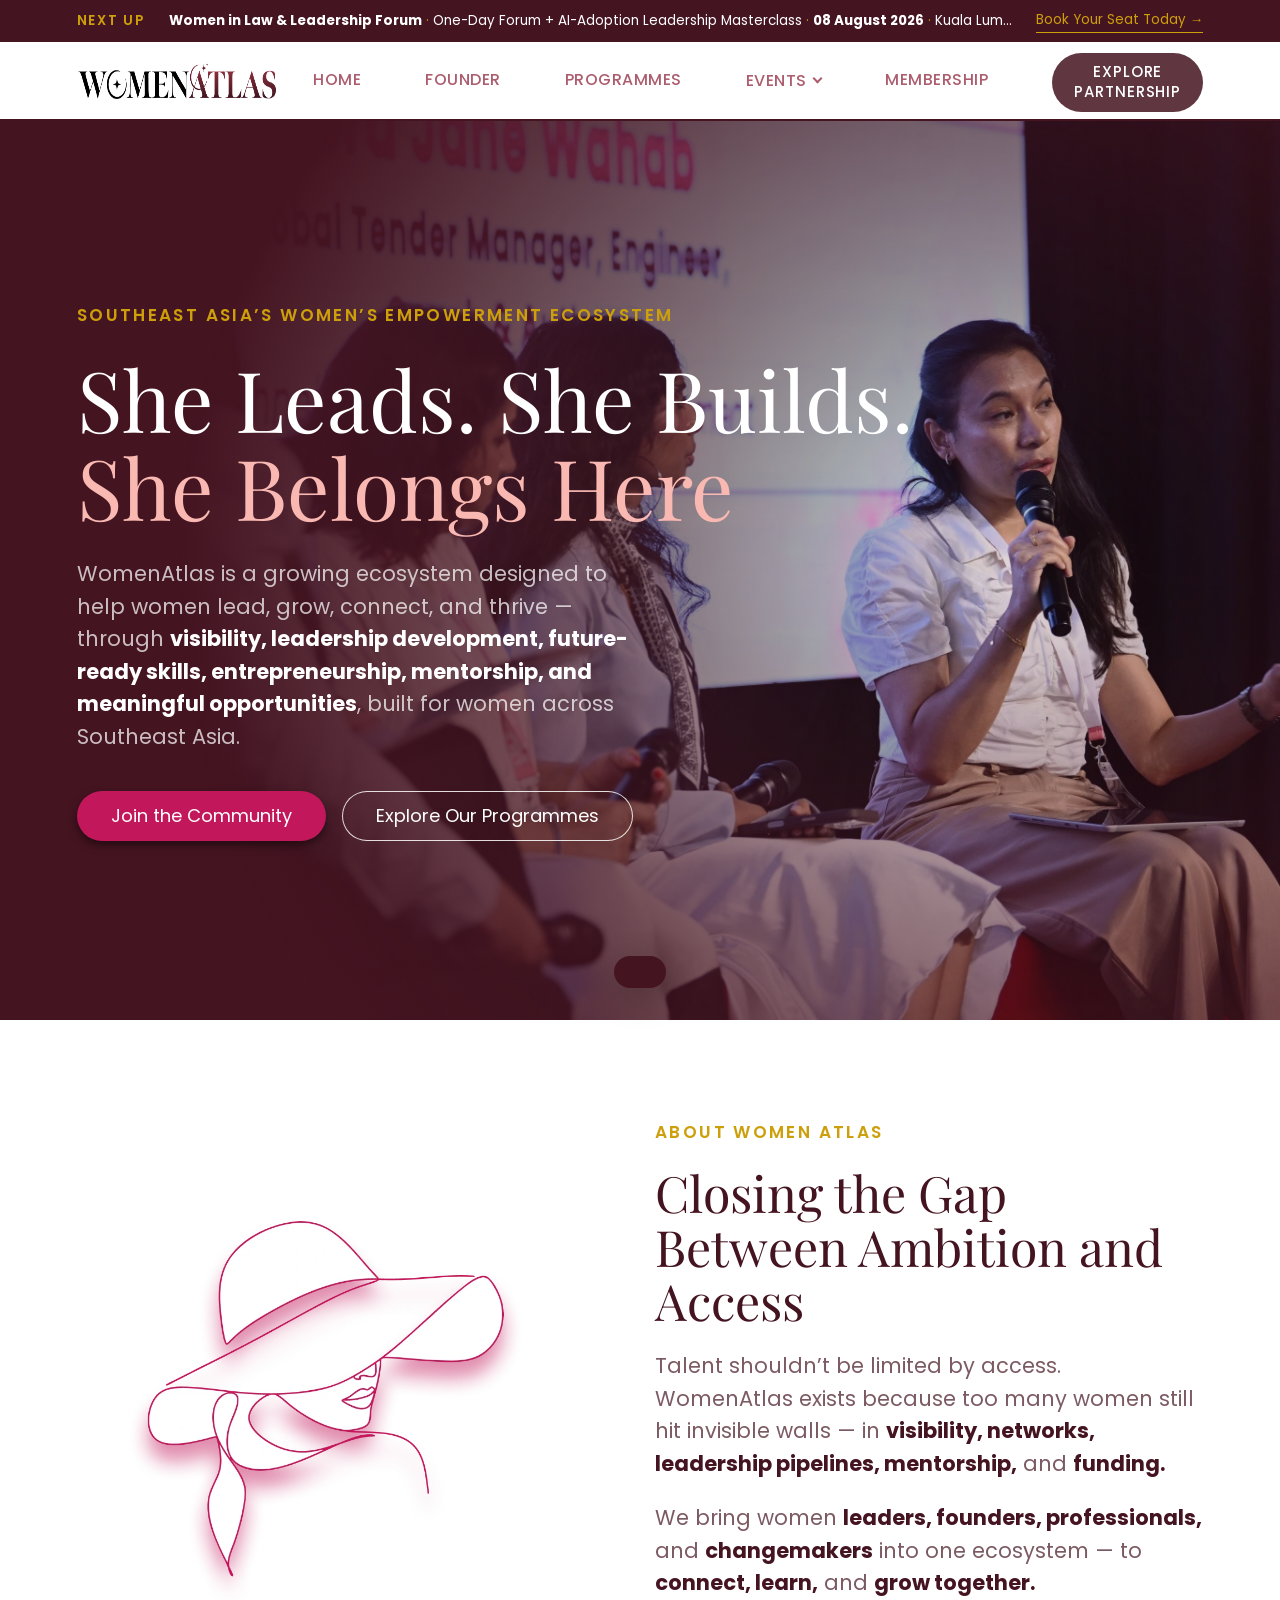
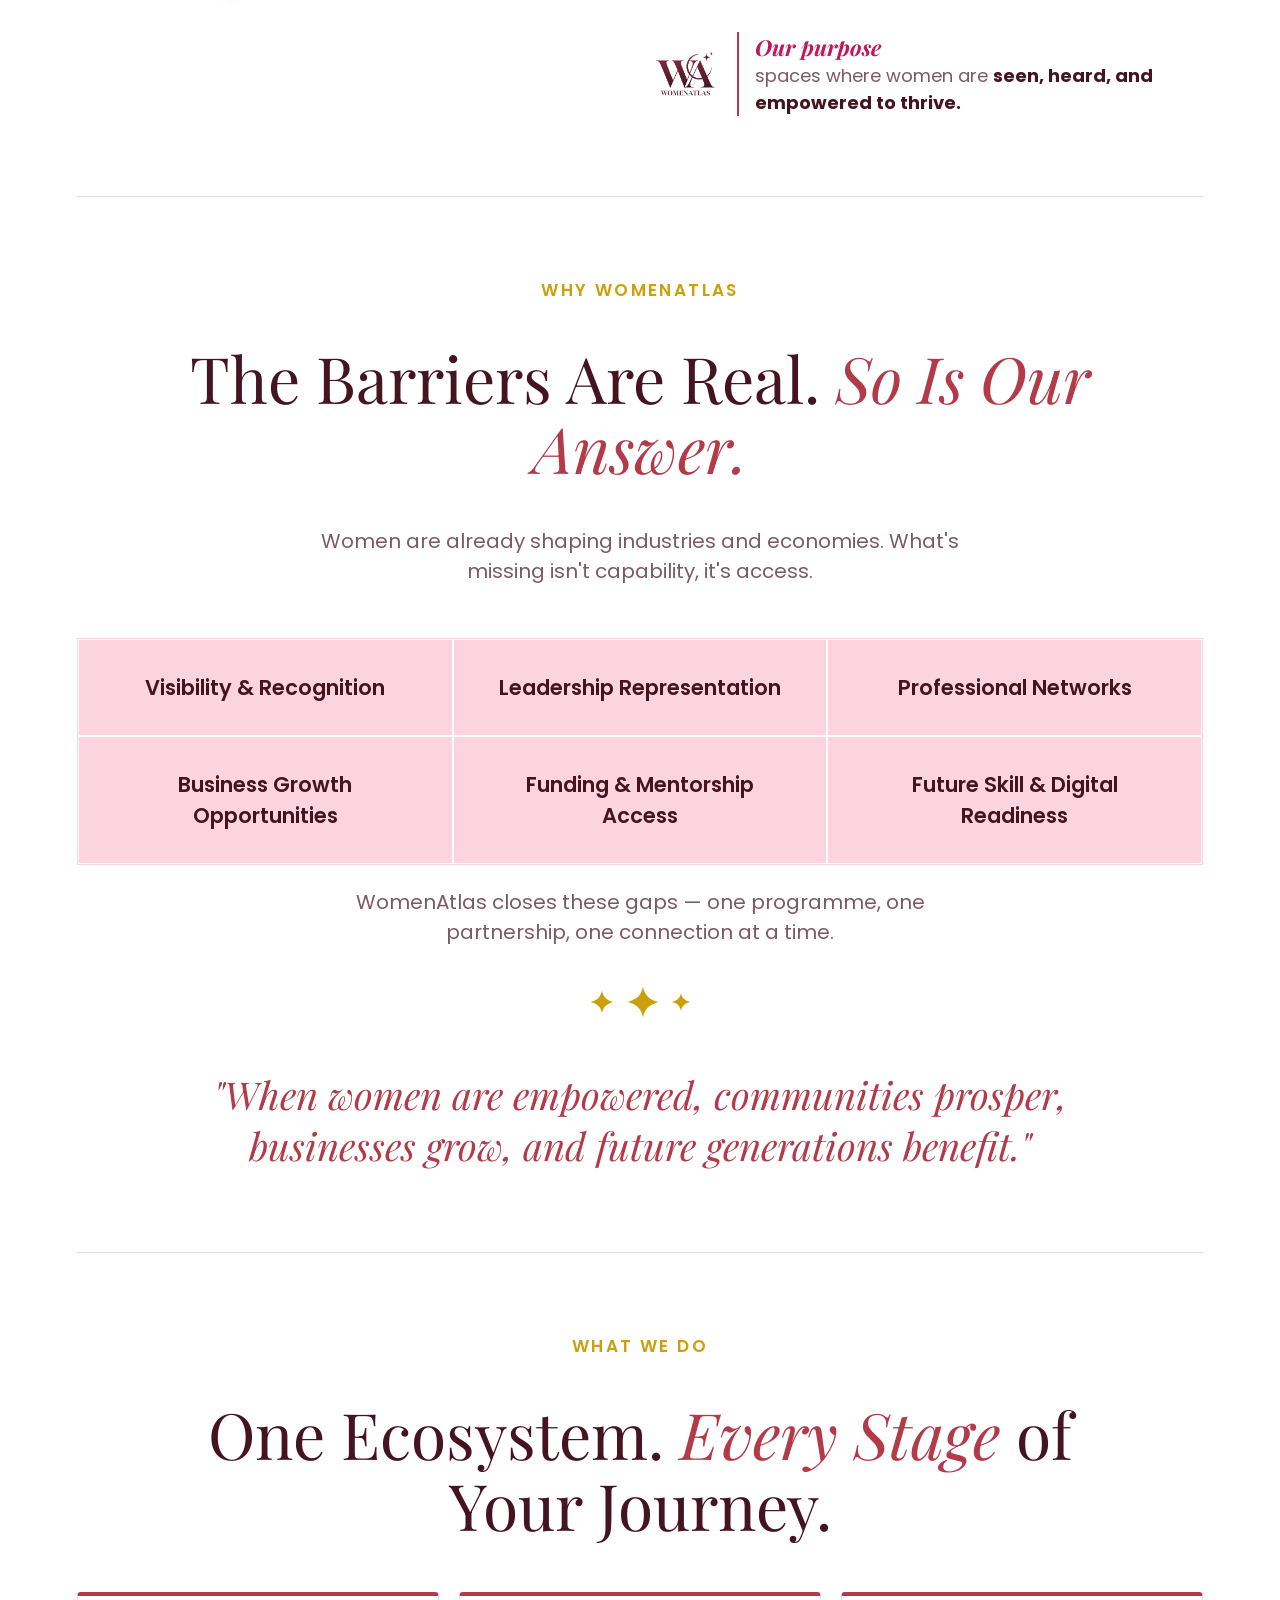
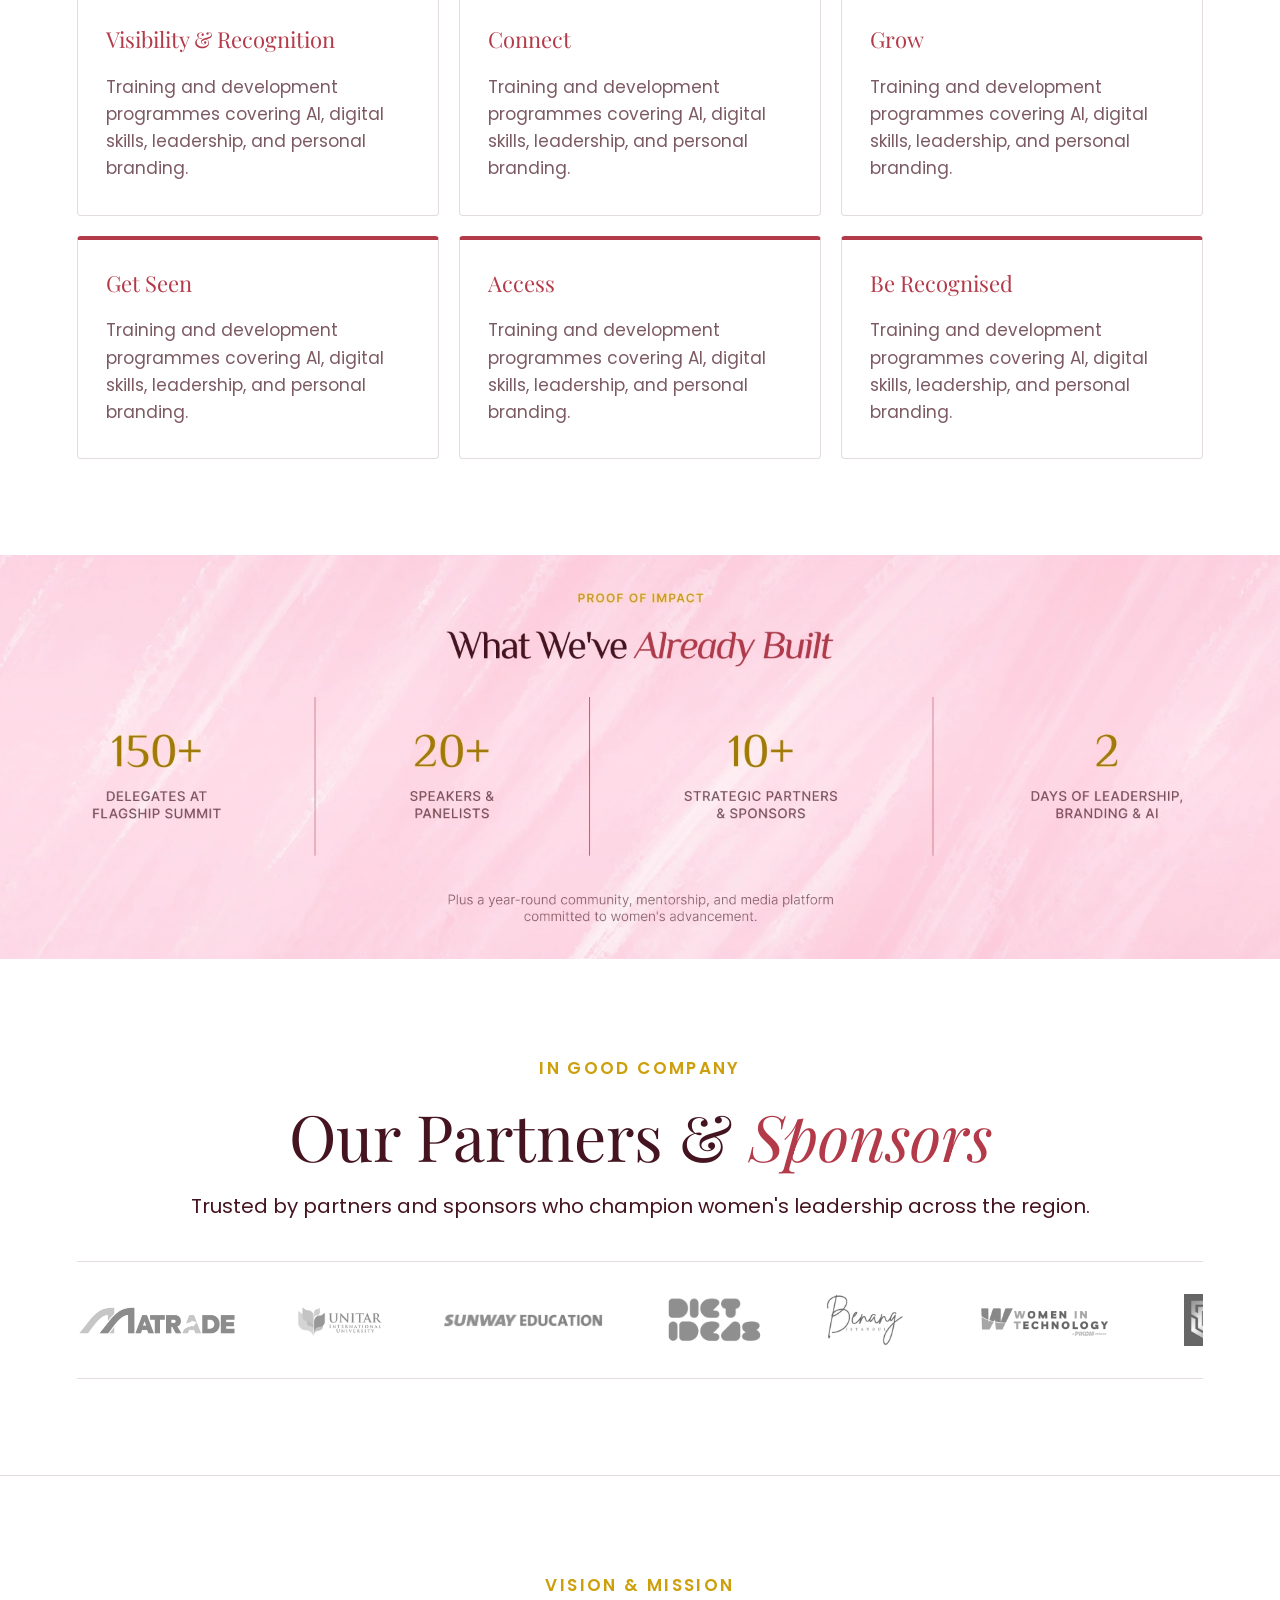
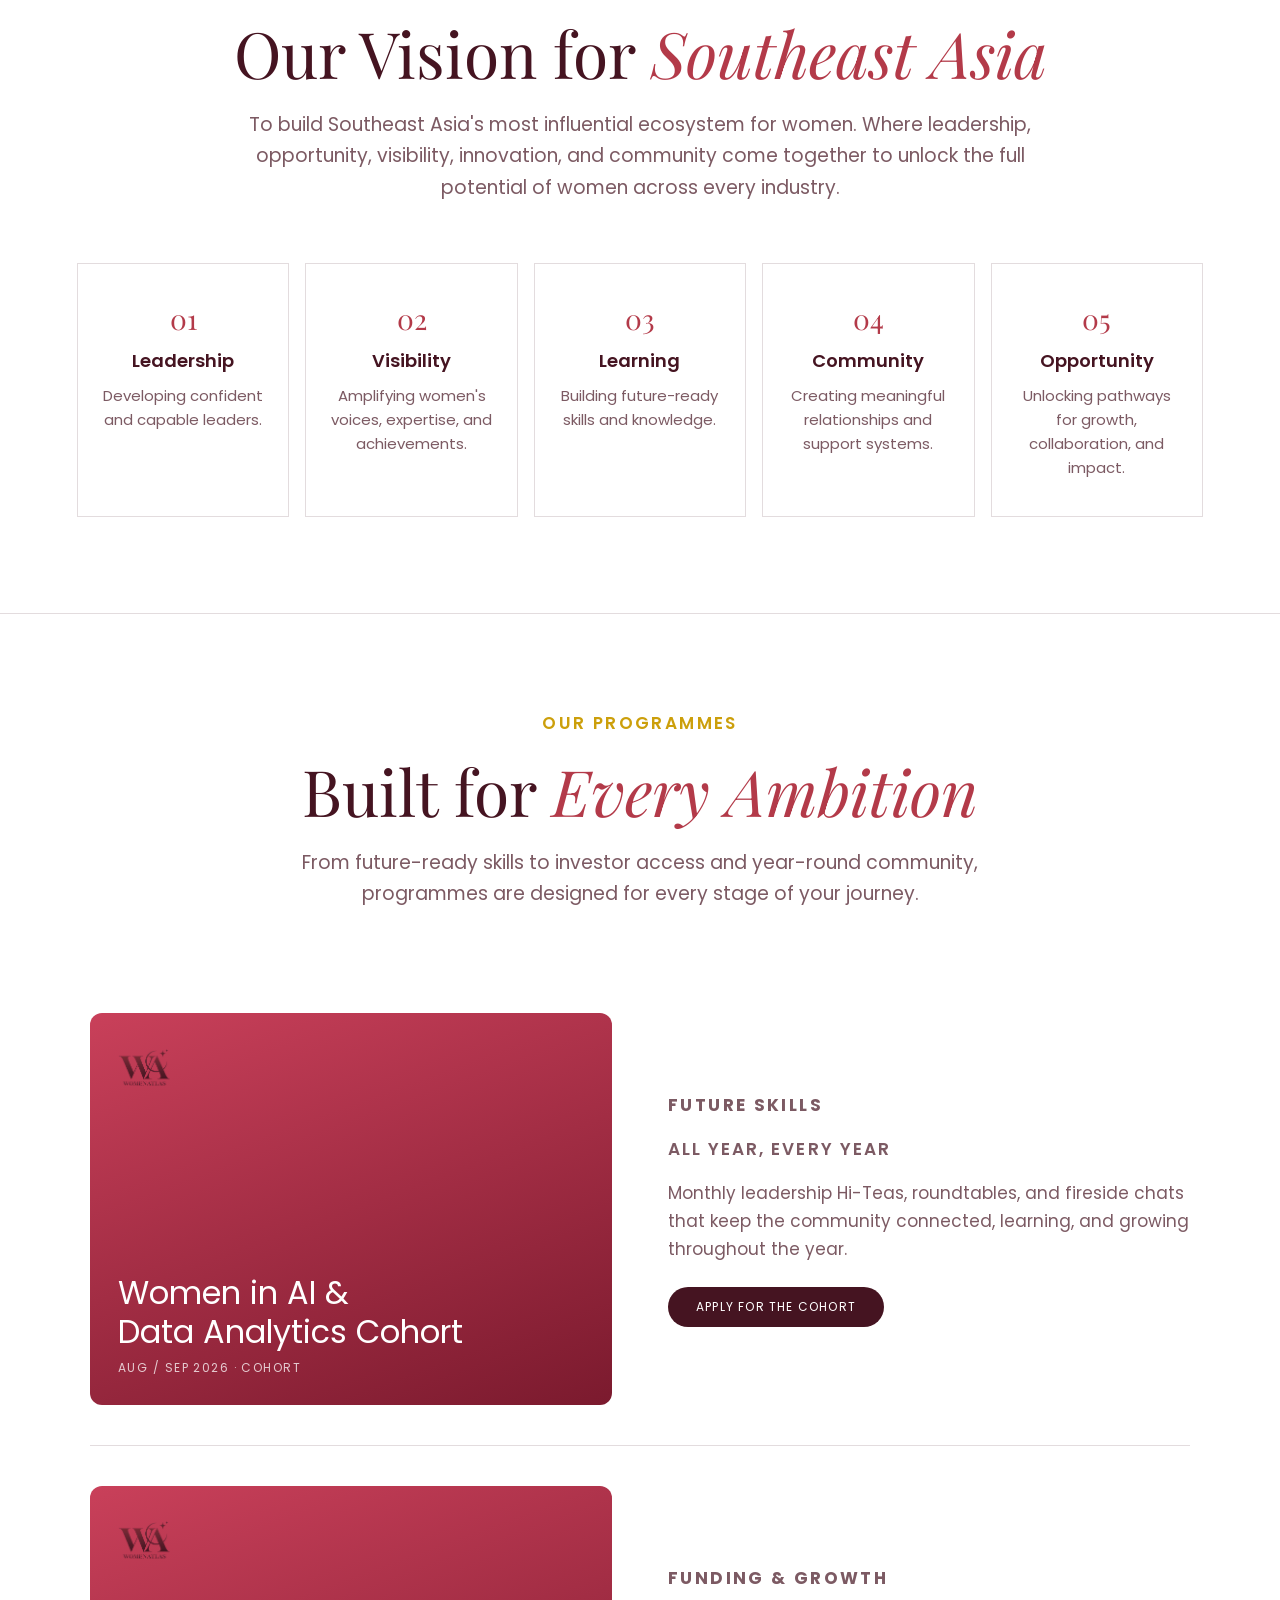
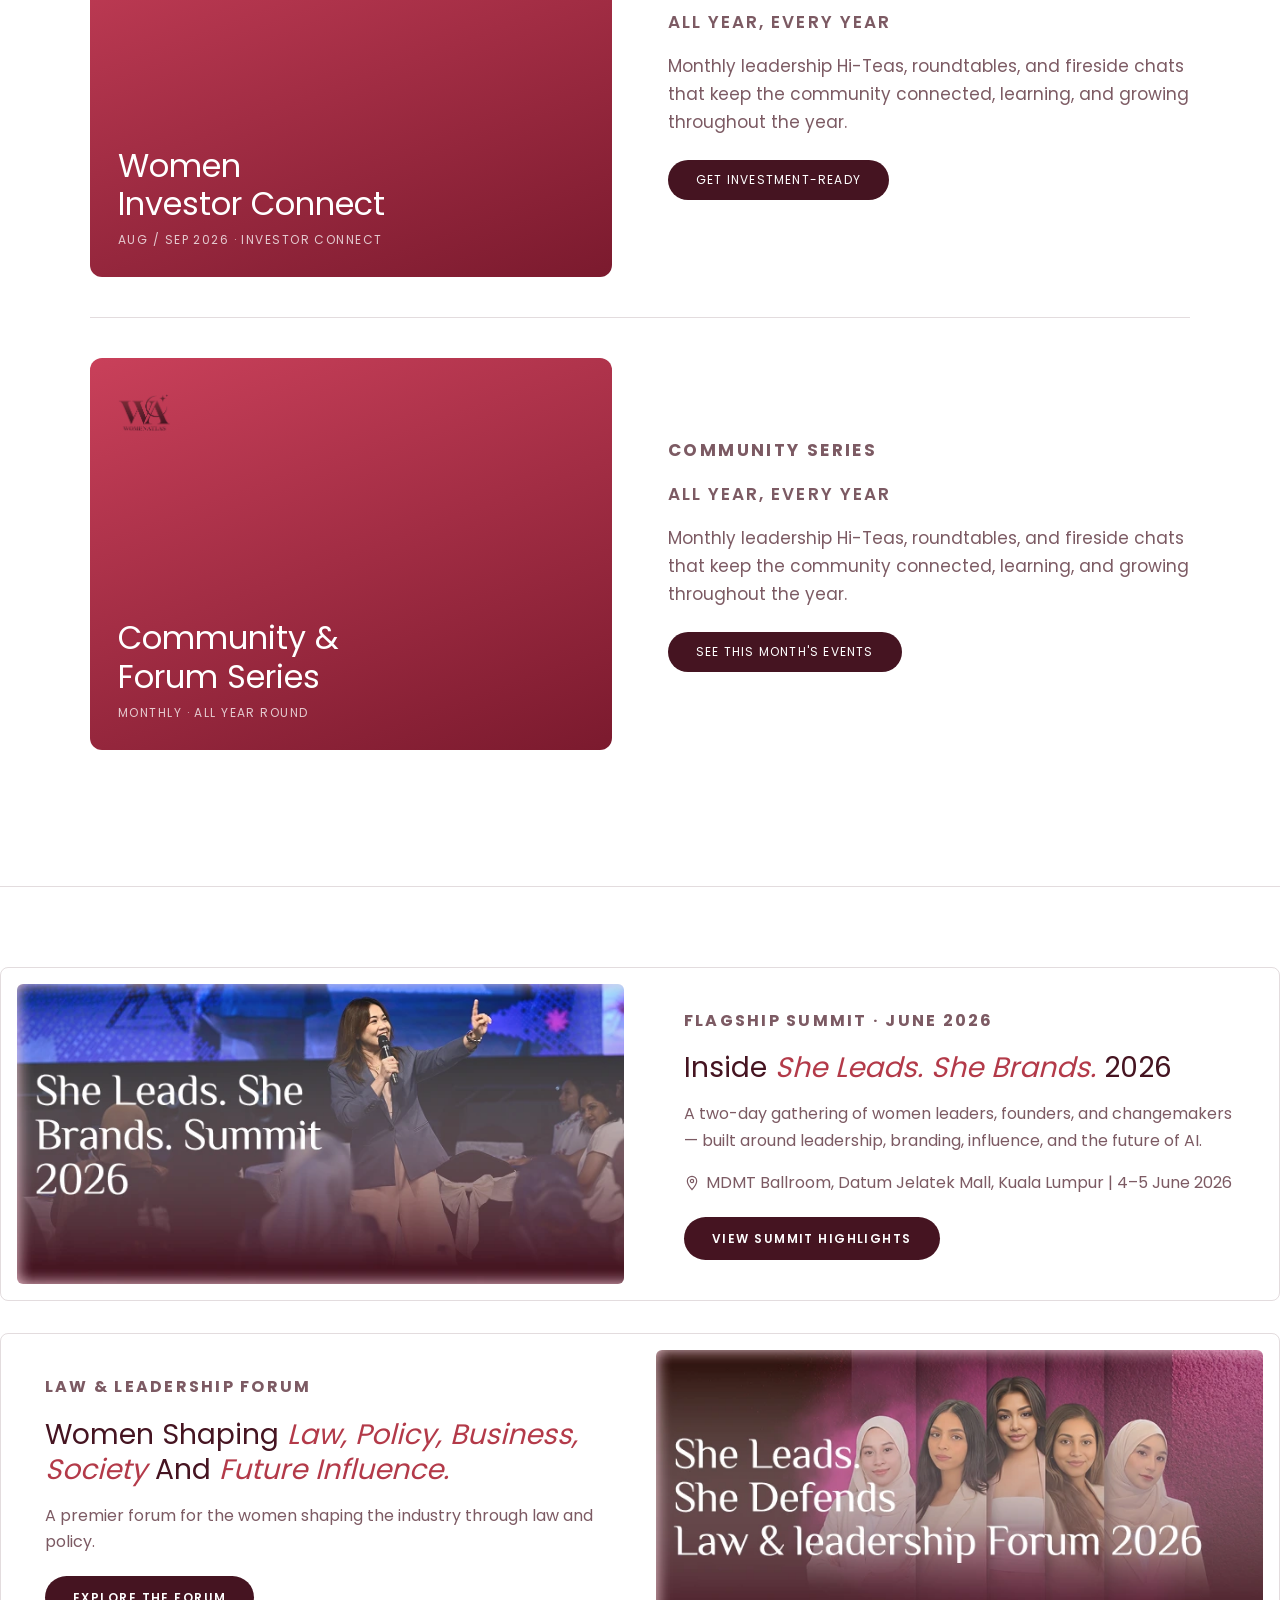
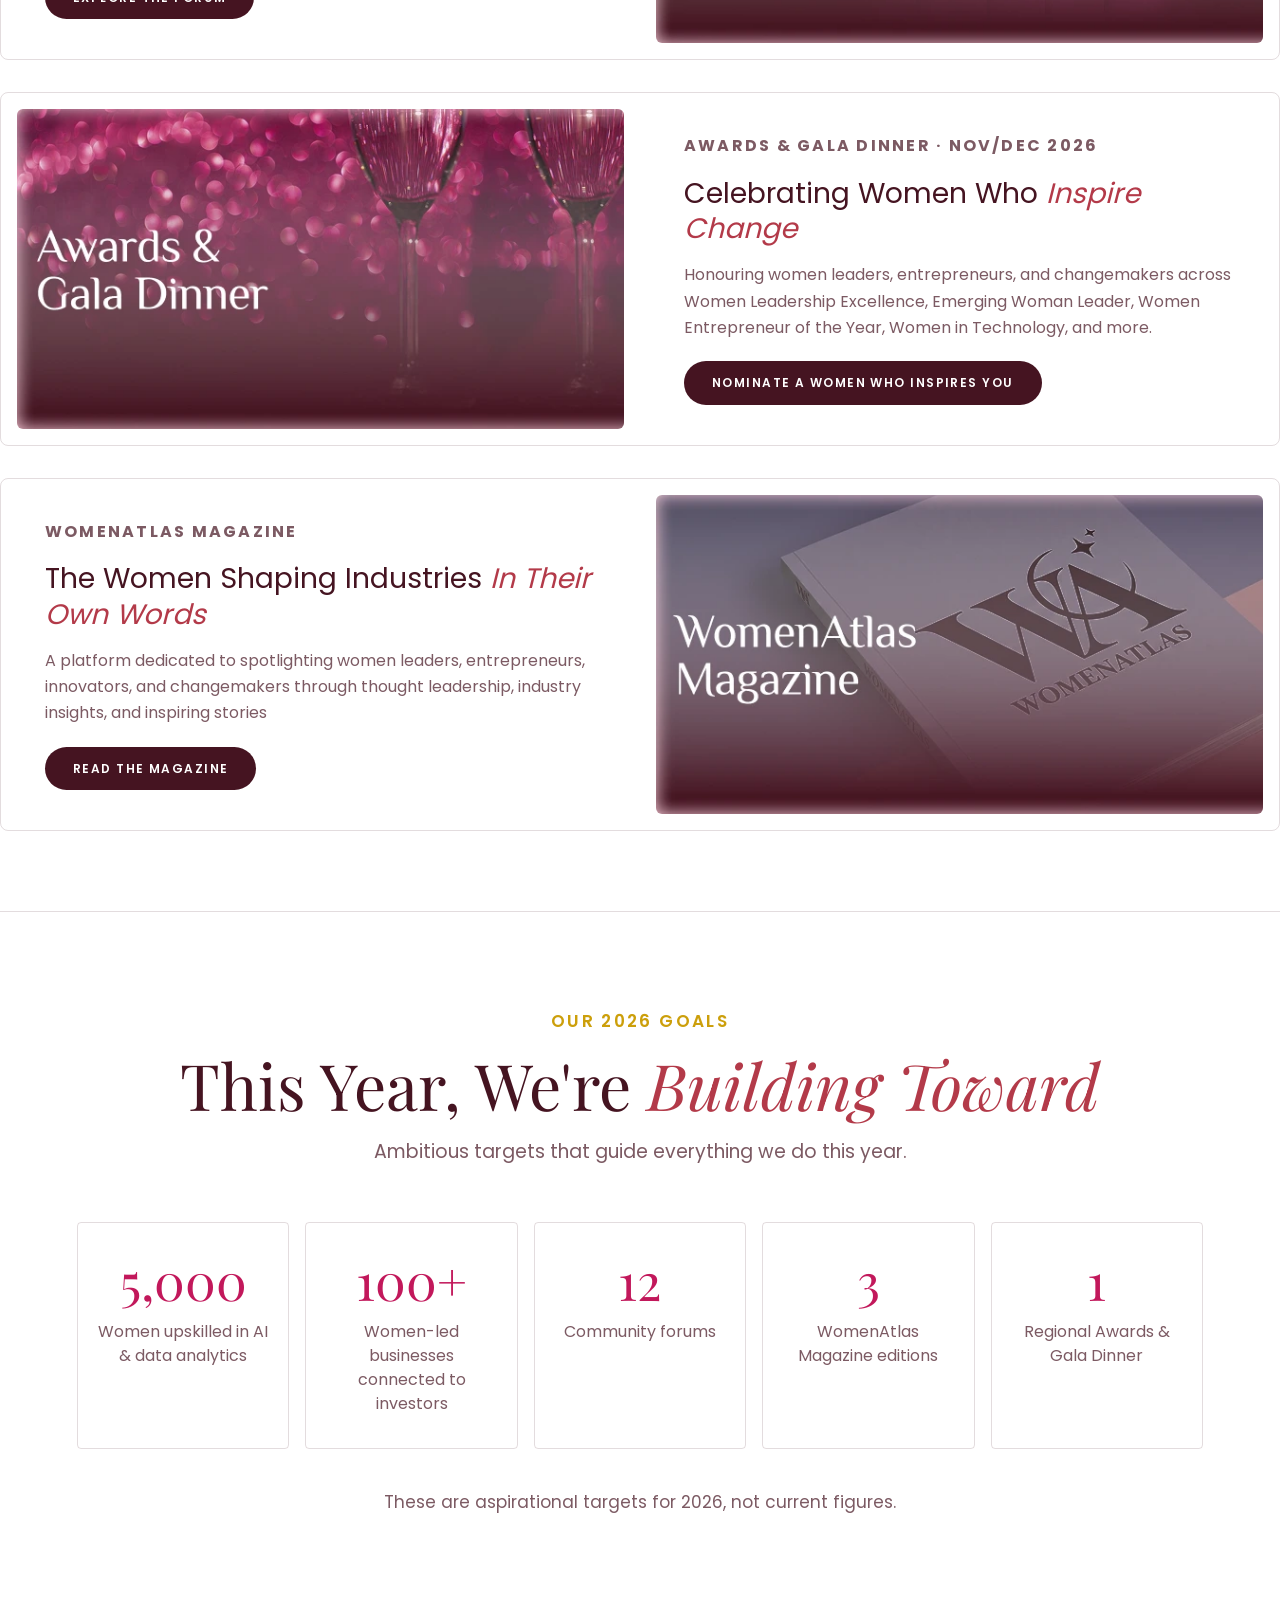
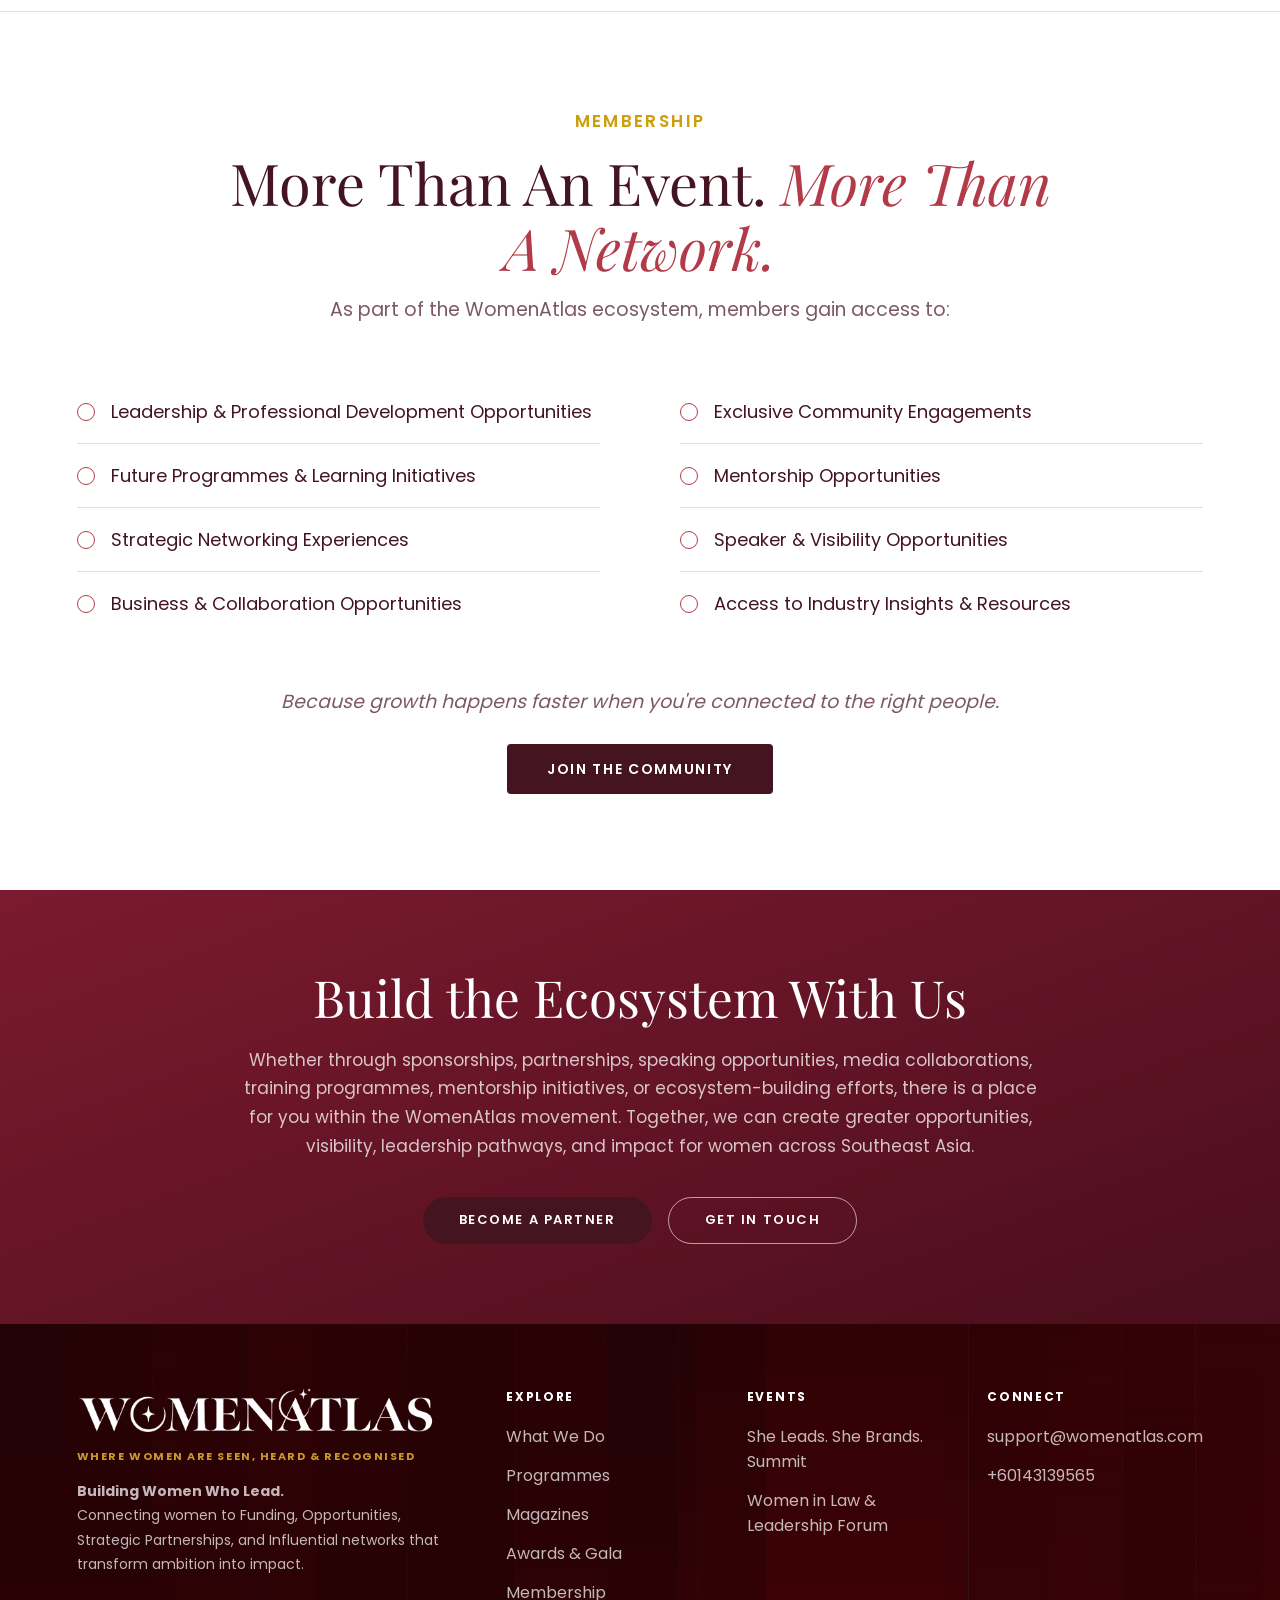
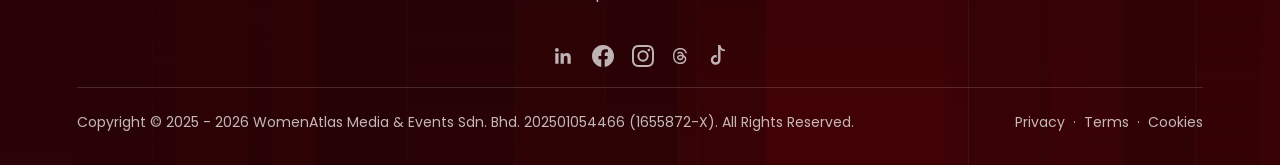
<file: homepage.html>
<!DOCTYPE html>
<html lang="en">
<head>
<meta charset="utf-8" />
<meta name="viewport" content="width=device-width, initial-scale=1" />
<title>WomenAtlas — She Leads. She Builds. She Belongs Here.</title>
<meta name="description" content="WomenAtlas — Southeast Asia's women's empowerment ecosystem. Summits, forums, and programmes for women who lead." />
<link rel="stylesheet" href="styles-homepage.css" />
<link rel="stylesheet" href="footer-main.css" />
</head>
<body>

<!-- ============ HEADER ============ -->
<div class="announce">
  <div class="announce-inner">
    <span class="lbl">NEXT UP&nbsp;</span>
    <span class="msg">
      <strong>Women in Law &amp; Leadership Forum</strong>
      <span class="dot">·</span>
      <span>One-Day Forum + AI-Adoption Leadership Masterclass</span>
      <span class="dot">·</span>
      <strong>08 August 2026</strong>
      <span class="dot">·</span>
      <span>Kuala Lumpur</span>
      <span>&nbsp;</span>
    </span>
    <a class="cta" href="lawforum.html">Book Your Seat Today <span>→</span></a>
  </div>
</div>
<header>
  <div class="nav">
    <a class="brand" href="homepage.html">
      <img src="assets/wa-logo.webp" alt="WomenAtlas" />
    </a>
    <nav>
      <a class="menubtn" href="homepage.html">HOME</a>
      <a class="menubtn" href="#about">FOUNDER</a>
      <a class="menubtn" href="#programmes">PROGRAMMES</a>
      <div class="nav-event-dropdown">
        <button class="menubtn nav-event-trigger" type="button" aria-haspopup="true" aria-expanded="false">
          EVENTS
          <span class="nav-event-chevron" aria-hidden="true"></span>
        </button>
        <div class="nav-event-menu" role="menu">
          <a href="summit.html" role="menuitem">
            <span>She Leads. She Brands.</span>
            <small>04th - 05th June 2026</small>
          </a>
          <a href="lawforum.html" role="menuitem">
            <span>She Leads. She Defends.</span>
            <small>08th Aug 2026</small>
          </a>
        </div>
      </div>
      <a class="menubtn" href="membership.html">MEMBERSHIP</a>
      <a class="btn evshow-btn sm" href="#" style="letter-spacing:.06em">EXPLORE PARTNERSHIP</a>
    </nav>
    <button class="menu-btn" aria-label="Menu" aria-expanded="false">
      <svg width="26" height="26" viewBox="0 0 24 24" fill="none" stroke="currentColor" stroke-width="1.8"><path d="M3 6h18M3 12h18M3 18h18"/></svg>
    </button>
  </div>
</header>

<!-- ============ HOME ============ -->
<main id="home">

  <!-- hero -->
  <section class="hero">
    <div class="hero__video">
      <iframe src="https://player.vimeo.com/video/1205646065?background=1&autoplay=1&loop=1&muted=1&playsinline=1&controls=0" frameborder="0" allow="autoplay; fullscreen" allowfullscreen></iframe>
    </div>
    <div class="wrap row">
      <div>
        <span class="eyebrow">Southeast Asia&rsquo;s Women&rsquo;s Empowerment Ecosystem</span>
        <h1>She Leads. She Builds.<br /><span class="sub">She Belongs Here</span></h1>
        <p>WomenAtlas is a growing ecosystem designed to help women lead, grow, connect, and thrive — through <b style="color:#fff;font-weight:700;">visibility, leadership development, future-ready skills, entrepreneurship, mentorship, and meaningful opportunities</b>, built for women across Southeast Asia.</p>
        <div class="actions">
          <a class="btn magenta" href="#programmes">Join the Community</a>
          <a class="btn light" href="summit.html">Explore Our Programmes</a>
        </div>
      </div>
      <div class="mark"><img src="assets/womenatlas-logo-icon-small.svg" alt="" /></div>
    </div>
  </section>

  <!-- about -->
  <section class="about" id="about">
    <div class="wrap grid">
      <div class="disc"><img src="assets/pink-hat.webp" alt="" /></div>
      <div>
        <span class="eyebrow">About Women Atlas</span>
        <h2>Closing the Gap Between Ambition and Access</h2>
        <p class="lead">Talent shouldn&rsquo;t be limited by access. WomenAtlas exists because too many women still hit invisible walls — in <b>visibility, networks, leadership pipelines, mentorship,</b> and <b>funding.</b></p>
        <p class="lead">We bring women <b>leaders, founders, professionals,</b> and <b>changemakers</b> into one ecosystem — to <b>connect, learn,</b> and <b>grow together.</b></p>
        <div class="purpose">
          <img src="assets/wa-pink.webp" alt="" />
          <div class="purpose-line"></div>
          <div>
            <div class="t">Our purpose</div>
            <div class="d">spaces where women are <b>seen, heard, and empowered to thrive.</b></div>
          </div>
        </div>
      </div>
    </div>

    <!-- barriers -->
    <div class="barriers">
      <div class="barriers-intro">
        <span class="eyebrow">Why WomenAtlas</span>
        <h2>The Barriers Are Real. <em class="barriers-em">So Is Our Answer.</em></h2>
        <p>Women are already shaping industries and economies. What's missing isn't capability, it's access.</p>
      </div>
      <div class="barriers-grid">
        <div class="barrier-cell">Visibility &amp; Recognition</div>
        <div class="barrier-cell">Leadership Representation</div>
        <div class="barrier-cell">Professional Networks</div>
        <div class="barrier-cell">Business Growth Opportunities</div>
        <div class="barrier-cell">Funding &amp; Mentorship Access</div>
        <div class="barrier-cell">Future Skill &amp; Digital Readiness</div>
      </div>
      <p class="barriers-close">WomenAtlas closes these gaps — one programme, one partnership, one connection at a time.</p>
      <div class="barriers-stars">
        <svg width="28" height="28" viewBox="0 0 24 24" fill="var(--gold-500)"><path d="M12 2c0 0-.6 4.2-3 6.5S2 12 2 12s4.3.7 7 3.5S12 22 12 22s.6-4.2 3-6.5S22 12 22 12s-4.3-.7-7-3.5S12 2 12 2z"/></svg>
        <svg width="38" height="38" viewBox="0 0 24 24" fill="var(--gold-500)"><path d="M12 2c0 0-.6 4.2-3 6.5S2 12 2 12s4.3.7 7 3.5S12 22 12 22s.6-4.2 3-6.5S22 12 22 12s-4.3-.7-7-3.5S12 2 12 2z"/></svg>
        <svg width="22" height="22" viewBox="0 0 24 24" fill="var(--gold-500)"><path d="M12 2c0 0-.6 4.2-3 6.5S2 12 2 12s4.3.7 7 3.5S12 22 12 22s.6-4.2 3-6.5S22 12 22 12s-4.3-.7-7-3.5S12 2 12 2z"/></svg>
      </div>
      <blockquote class="barriers-quote">"When women are empowered, communities prosper, businesses grow, and future generations benefit."</blockquote>
    </div>

    <!-- what we do -->
    <div class="whatwedo" id="whatwedo">
      <div class="whatwedo-intro">
        <span class="eyebrow">What We Do</span>
        <h2>One Ecosystem. <em class="barriers-em">Every Stage</em> of Your Journey.</h2>
      </div>
      <div class="whatwedo-grid">
        <div class="whatwedo-card">
          <h3>Visibility &amp; Recognition</h3>
          <p>Training and development programmes covering AI, digital skills, leadership, and personal branding.</p>
        </div>
        <div class="whatwedo-card">
          <h3>Connect</h3>
          <p>Training and development programmes covering AI, digital skills, leadership, and personal branding.</p>
        </div>
        <div class="whatwedo-card">
          <h3>Grow</h3>
          <p>Training and development programmes covering AI, digital skills, leadership, and personal branding.</p>
        </div>
        <div class="whatwedo-card">
          <h3>Get Seen</h3>
          <p>Training and development programmes covering AI, digital skills, leadership, and personal branding.</p>
        </div>
        <div class="whatwedo-card">
          <h3>Access</h3>
          <p>Training and development programmes covering AI, digital skills, leadership, and personal branding.</p>
        </div>
        <div class="whatwedo-card">
          <h3>Be Recognised</h3>
          <p>Training and development programmes covering AI, digital skills, leadership, and personal branding.</p>
        </div>
      </div>
    </div>
  </section>

  <!-- proof of impact -->
  <section class="impact">
    <img src="assets/proof-stats.webp" alt="Proof of Impact" class="impact-img">
  </section>

  <section>
    <!-- in good company -->
    <div class="whatwedo no-top-border">
      <div class="whatwedo-intro">
        <span class="eyebrow">In Good Company</span>
        <h2>Our Partners &amp; <em class="barriers-em">Sponsors</em></h2>
        <p>Trusted by partners and sponsors who champion women's leadership across the region.</p>
      </div>
      <div class="partners-carousel-wrap">
        <div class="partners-track">
          <div class="partners-slide"><img src="assets/matrade.webp" alt="Matrade"></div>
          <div class="partners-slide"><img src="assets/unitar.webp" alt="Unitar"></div>
          <div class="partners-slide"><img src="assets/sunway.webp" alt="Sunway Education"></div>
          <div class="partners-slide"><img src="assets/diets.webp" alt="Diets"></div>
          <div class="partners-slide"><img src="assets/benang.webp" alt="Benang"></div>
          <div class="partners-slide"><img src="assets/wit.webp" alt="WIT"></div>
          <div class="partners-slide"><img src="assets/superachiever.webp" alt="SuperAchiever"></div>
          <!-- duplicates for seamless loop -->
          <div class="partners-slide"><img src="assets/matrade.webp" alt="Matrade"></div>
          <div class="partners-slide"><img src="assets/unitar.webp" alt="Unitar"></div>
          <div class="partners-slide"><img src="assets/sunway.webp" alt="Sunway Education"></div>
          <div class="partners-slide"><img src="assets/diets.webp" alt="Diets"></div>
          <div class="partners-slide"><img src="assets/benang.webp" alt="Benang"></div>
          <div class="partners-slide"><img src="assets/wit.webp" alt="WIT"></div>
          <div class="partners-slide"><img src="assets/superachiever.webp" alt="SuperAchiever"></div>
        </div>
      </div>
    </div>
  </section>

  <!-- vision & mission -->
  <section class="vision">
    <div class="wrap">
      <div class="vision-intro">
        <span class="eyebrow">Vision &amp; Mission</span>
        <h2>Our Vision for <em class="barriers-em">Southeast Asia</em></h2>
        <p>To build Southeast Asia's most influential ecosystem for women. Where leadership, opportunity, visibility, innovation, and community come together to unlock the full potential of women across every industry.</p>
      </div>
      <div class="vision-grid">
        <div class="vision-card">
          <span class="vision-num">01</span>
          <h3>Leadership</h3>
          <p>Developing confident and capable leaders.</p>
        </div>
        <div class="vision-card">
          <span class="vision-num">02</span>
          <h3>Visibility</h3>
          <p>Amplifying women's voices, expertise, and achievements.</p>
        </div>
        <div class="vision-card">
          <span class="vision-num">03</span>
          <h3>Learning</h3>
          <p>Building future-ready skills and knowledge.</p>
        </div>
        <div class="vision-card">
          <span class="vision-num">04</span>
          <h3>Community</h3>
          <p>Creating meaningful relationships and support systems.</p>
        </div>
        <div class="vision-card">
          <span class="vision-num">05</span>
          <h3>Opportunity</h3>
          <p>Unlocking pathways for growth, collaboration, and impact.</p>
        </div>
      </div>
    </div>
  </section>

  <!-- our programmes -->
  <section class="ourprog" id="programmes">
    <div class="wrap">
      <div class="ourprog-intro">
        <span class="eyebrow">Our Programmes</span>
        <h2>Built for <em class="barriers-em">Every Ambition</em></h2>
        <p>From future-ready skills to investor access and year-round community, programmes are designed for every stage of your journey.</p>
      </div>
      <div class="ourprog-list">

        <div class="ourprog-item">
          <div class="ourprog-card" style="background:linear-gradient(160deg,#c9405a 0%,#7b1a2e 100%);">
            <div class="ourprog-logo"><img src="assets/wa-pink.webp" alt="WA"></div>
            <div class="ourprog-foot">
              <h3 class="ourprog-title">Women in AI &amp;<br>Data Analytics Cohort</h3>
              <div class="ourprog-meta">AUG / SEP 2026 · COHORT</div>
            </div>
          </div>
          <div class="ourprog-body">
            <p class="ourprog-eyebrow">Future Skills</p>
            <p class="ourprog-tag">ALL YEAR, EVERY YEAR</p>
            <p>Monthly leadership Hi-Teas, roundtables, and fireside chats that keep the community connected, learning, and growing throughout the year.</p>
            <a class="btn ourprog-btn" href="#membership">APPLY FOR THE COHORT</a>
          </div>
        </div>

        <div class="ourprog-item">
          <div class="ourprog-card" style="background:linear-gradient(160deg,#c9405a 0%,#7b1a2e 100%);">
            <div class="ourprog-logo"><img src="assets/wa-pink.webp" alt="WA"></div>
            <div class="ourprog-foot">
              <h3 class="ourprog-title">Women<br>Investor Connect</h3>
              <div class="ourprog-meta">AUG / SEP 2026 · INVESTOR CONNECT</div>
            </div>
          </div>
          <div class="ourprog-body">
            <p class="ourprog-eyebrow">Funding &amp; Growth</p>
            <p class="ourprog-tag">ALL YEAR, EVERY YEAR</p>
            <p>Monthly leadership Hi-Teas, roundtables, and fireside chats that keep the community connected, learning, and growing throughout the year.</p>
            <a class="btn ourprog-btn" href="#membership">GET INVESTMENT-READY</a>
          </div>
        </div>

        <div class="ourprog-item">
          <div class="ourprog-card" style="background:linear-gradient(160deg,#c9405a 0%,#7b1a2e 100%);">
            <div class="ourprog-logo"><img src="assets/wa-pink.webp" alt="WA"></div>
            <div class="ourprog-foot">
              <h3 class="ourprog-title">Community &amp;<br>Forum Series</h3>
              <div class="ourprog-meta">MONTHLY · ALL YEAR ROUND</div>
            </div>
          </div>
          <div class="ourprog-body">
            <p class="ourprog-eyebrow">Community Series</p>
            <p class="ourprog-tag">ALL YEAR, EVERY YEAR</p>
            <p>Monthly leadership Hi-Teas, roundtables, and fireside chats that keep the community connected, learning, and growing throughout the year.</p>
            <a class="btn ourprog-btn" href="#membership">SEE THIS MONTH'S EVENTS</a>
          </div>
        </div>

      </div>
    </div>
  </section>

  <!-- events showcase -->
  <section class="events-showcase" id="events-showcase">
    <div class="wrap">

      <!-- Card 1: Summit -->
      <div class="evshow-card">
        <div class="evshow-img">
          <img src="assets/flagship.webp" alt="She Leads. She Brands. Summit 2026">
        </div>
        <div class="evshow-body">
          <p class="evshow-tag">FLAGSHIP SUMMIT · JUNE 2026</p>
          <h3>Inside <em class="barriers-em">She Leads. She Brands.</em> 2026</h3>
          <p>A two-day gathering of women leaders, founders, and changemakers — built around leadership, branding, influence, and the future of AI.</p>
          <p class="evshow-location">
            <svg width="16" height="16" viewBox="0 0 24 24" fill="none" stroke="currentColor" stroke-width="1.8"><path d="M12 2C8.13 2 5 5.13 5 9c0 5.25 7 13 7 13s7-7.75 7-13c0-3.87-3.13-7-7-7zm0 9.5a2.5 2.5 0 1 1 0-5 2.5 2.5 0 0 1 0 5z"/></svg>
            MDMT Ballroom, Datum Jelatek Mall, Kuala Lumpur | 4–5 June 2026
          </p>
          <a class="btn evshow-btn" href="summit.html">VIEW SUMMIT HIGHLIGHTS</a>
        </div>
      </div>

      <!-- Card 2: Forum -->
      <div class="evshow-card">
        <div class="evshow-body">
          <p class="evshow-tag">LAW &amp; LEADERSHIP FORUM</p>
          <h3>Women Shaping <em class="barriers-em">Law, Policy, Business, Society</em> And <em class="barriers-em">Future Influence.</em></h3>
          <p>A premier forum for the women shaping the industry through law and policy.</p>
          <a class="btn evshow-btn" href="lawforum.html">EXPLORE THE FORUM</a>
        </div>
        <div class="evshow-img">
          <img src="assets/law.webp" alt="She Leads. She Defends. Law & Leadership Forum 2026">
        </div>
      </div>

      <!-- Card 3: Awards & Gala -->
      <div class="evshow-card">
        <div class="evshow-img">
          <img src="assets/awards.webp" alt="Awards & Gala Dinner">
        </div>
        <div class="evshow-body">
          <p class="evshow-tag">AWARDS &amp; GALA DINNER · NOV/DEC 2026</p>
          <h3>Celebrating Women Who <em class="barriers-em">Inspire Change</em></h3>
          <p>Honouring women leaders, entrepreneurs, and changemakers across Women Leadership Excellence, Emerging Woman Leader, Women Entrepreneur of the Year, Women in Technology, and more.</p>
          <a class="btn evshow-btn" href="#">NOMINATE A WOMEN WHO INSPIRES YOU</a>
        </div>
      </div>

      <!-- Card 4: Magazine -->
      <div class="evshow-card" id="magazines">
        <div class="evshow-body">
          <p class="evshow-tag">WOMENATLAS MAGAZINE</p>
          <h3>The Women Shaping Industries <em class="barriers-em">In Their Own Words</em></h3>
          <p>A platform dedicated to spotlighting women leaders, entrepreneurs, innovators, and changemakers through thought leadership, industry insights, and inspiring stories</p>
          <a class="btn evshow-btn" href="#">READ THE MAGAZINE</a>
        </div>
        <div class="evshow-img">
          <img src="assets/magazine.webp" alt="WomenAtlas Magazine">
        </div>
      </div>

    </div>
  </section>

  <!-- 2026 goals -->
  <section class="goals">
    <div class="wrap">
      <div class="goals-intro">
        <span class="eyebrow">Our 2026 Goals</span>
        <h2>This Year, We're <em class="barriers-em">Building Toward</em></h2>
        <p>Ambitious targets that guide everything we do this year.</p>
      </div>
      <div class="goals-grid">
        <div class="goals-card">
          <span class="goals-num">5,000</span>
          <span class="goals-lab">Women upskilled in AI &amp; data analytics</span>
        </div>
        <div class="goals-card">
          <span class="goals-num">100+</span>
          <span class="goals-lab">Women-led businesses connected to investors</span>
        </div>
        <div class="goals-card">
          <span class="goals-num">12</span>
          <span class="goals-lab">Community forums</span>
        </div>
        <div class="goals-card">
          <span class="goals-num">3</span>
          <span class="goals-lab">WomenAtlas Magazine editions</span>
        </div>
        <div class="goals-card">
          <span class="goals-num">1</span>
          <span class="goals-lab">Regional Awards &amp; Gala Dinner</span>
        </div>
      </div>
      <p class="goals-note">These are aspirational targets for 2026, not current figures.</p>
    </div>
  </section>

  <!-- membership -->
  <section class="membership2" id="membership">
    <div class="wrap">
      <div class="membership2-intro">
        <span class="eyebrow">Membership</span>
        <h2>More Than An Event. <em class="barriers-em">More Than A Network.</em></h2>
        <p>As part of the WomenAtlas ecosystem, members gain access to:</p>
      </div>
      <div class="membership2-list">
        <div class="membership2-item"><span class="membership2-dot"></span>Leadership &amp; Professional Development Opportunities</div>
        <div class="membership2-item"><span class="membership2-dot"></span>Exclusive Community Engagements</div>
        <div class="membership2-item"><span class="membership2-dot"></span>Future Programmes &amp; Learning Initiatives</div>
        <div class="membership2-item"><span class="membership2-dot"></span>Mentorship Opportunities</div>
        <div class="membership2-item"><span class="membership2-dot"></span>Strategic Networking Experiences</div>
        <div class="membership2-item"><span class="membership2-dot"></span>Speaker &amp; Visibility Opportunities</div>
        <div class="membership2-item"><span class="membership2-dot"></span>Business &amp; Collaboration Opportunities</div>
        <div class="membership2-item"><span class="membership2-dot"></span>Access to Industry Insights &amp; Resources</div>
      </div>
      <p class="membership2-tagline">Because growth happens faster when you're connected to the right people.</p>
      <div class="membership2-cta">
        <button class="btn membership2-btn">JOIN THE COMMUNITY</button>
      </div>
    </div>
  </section>

</main>

<!-- FOOTER -->
<footer class="home-footer">
  <div class="home-footer-cta">
    <div class="wrap">
      <h2>Build the Ecosystem With Us</h2>
      <p>Whether through sponsorships, partnerships, speaking opportunities, media collaborations, training programmes, mentorship initiatives, or ecosystem-building efforts, there is a place for you within the WomenAtlas movement. Together, we can create greater opportunities, visibility, leadership pathways, and impact for women across Southeast Asia.</p>
      <div class="home-footer-cta-btns">
        <button class="btn home-footer-btn-dark">BECOME A PARTNER</button>
        <button class="btn home-footer-btn-outline">GET IN TOUCH</button>
      </div>
    </div>
  </div>
  <div id="footer-main-wrap"></div>
</footer>
<div id="toast"></div>

<script src="script-homepage.js"></script>
</body>
</html>
</file>
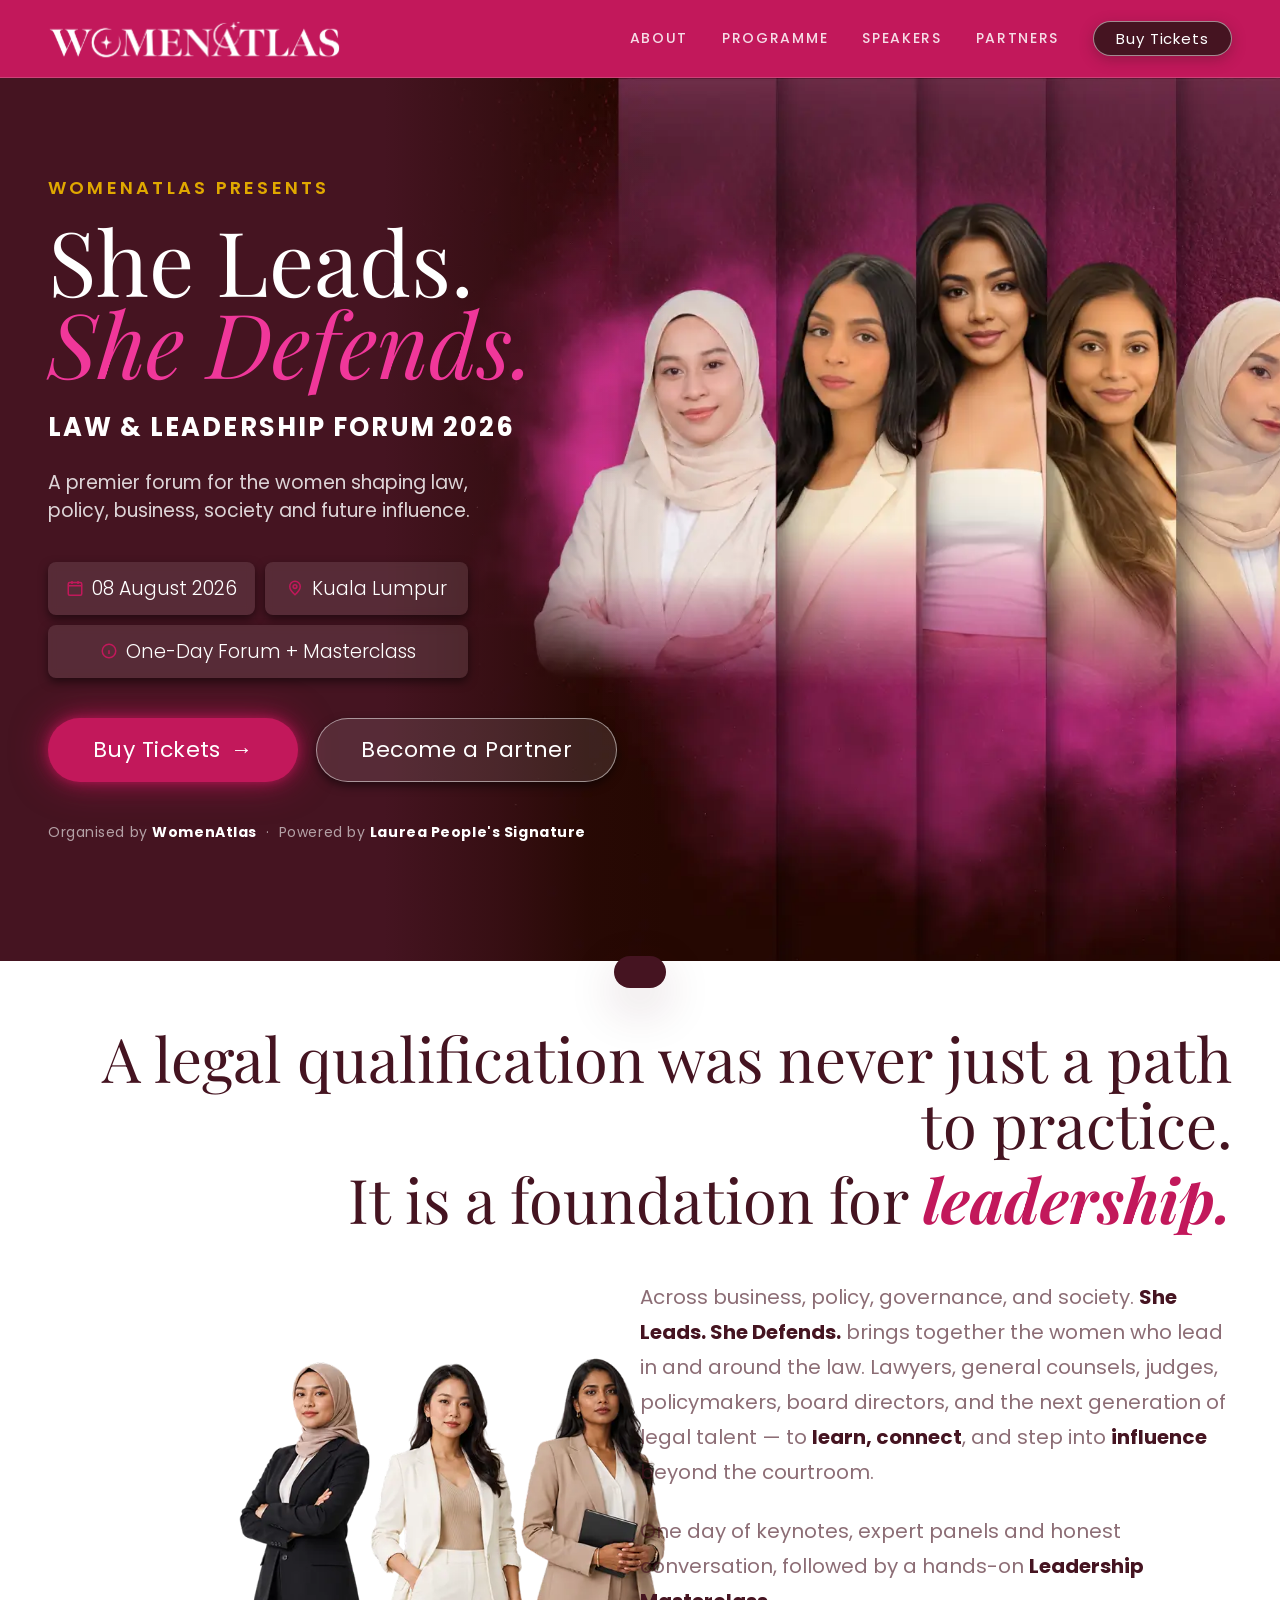
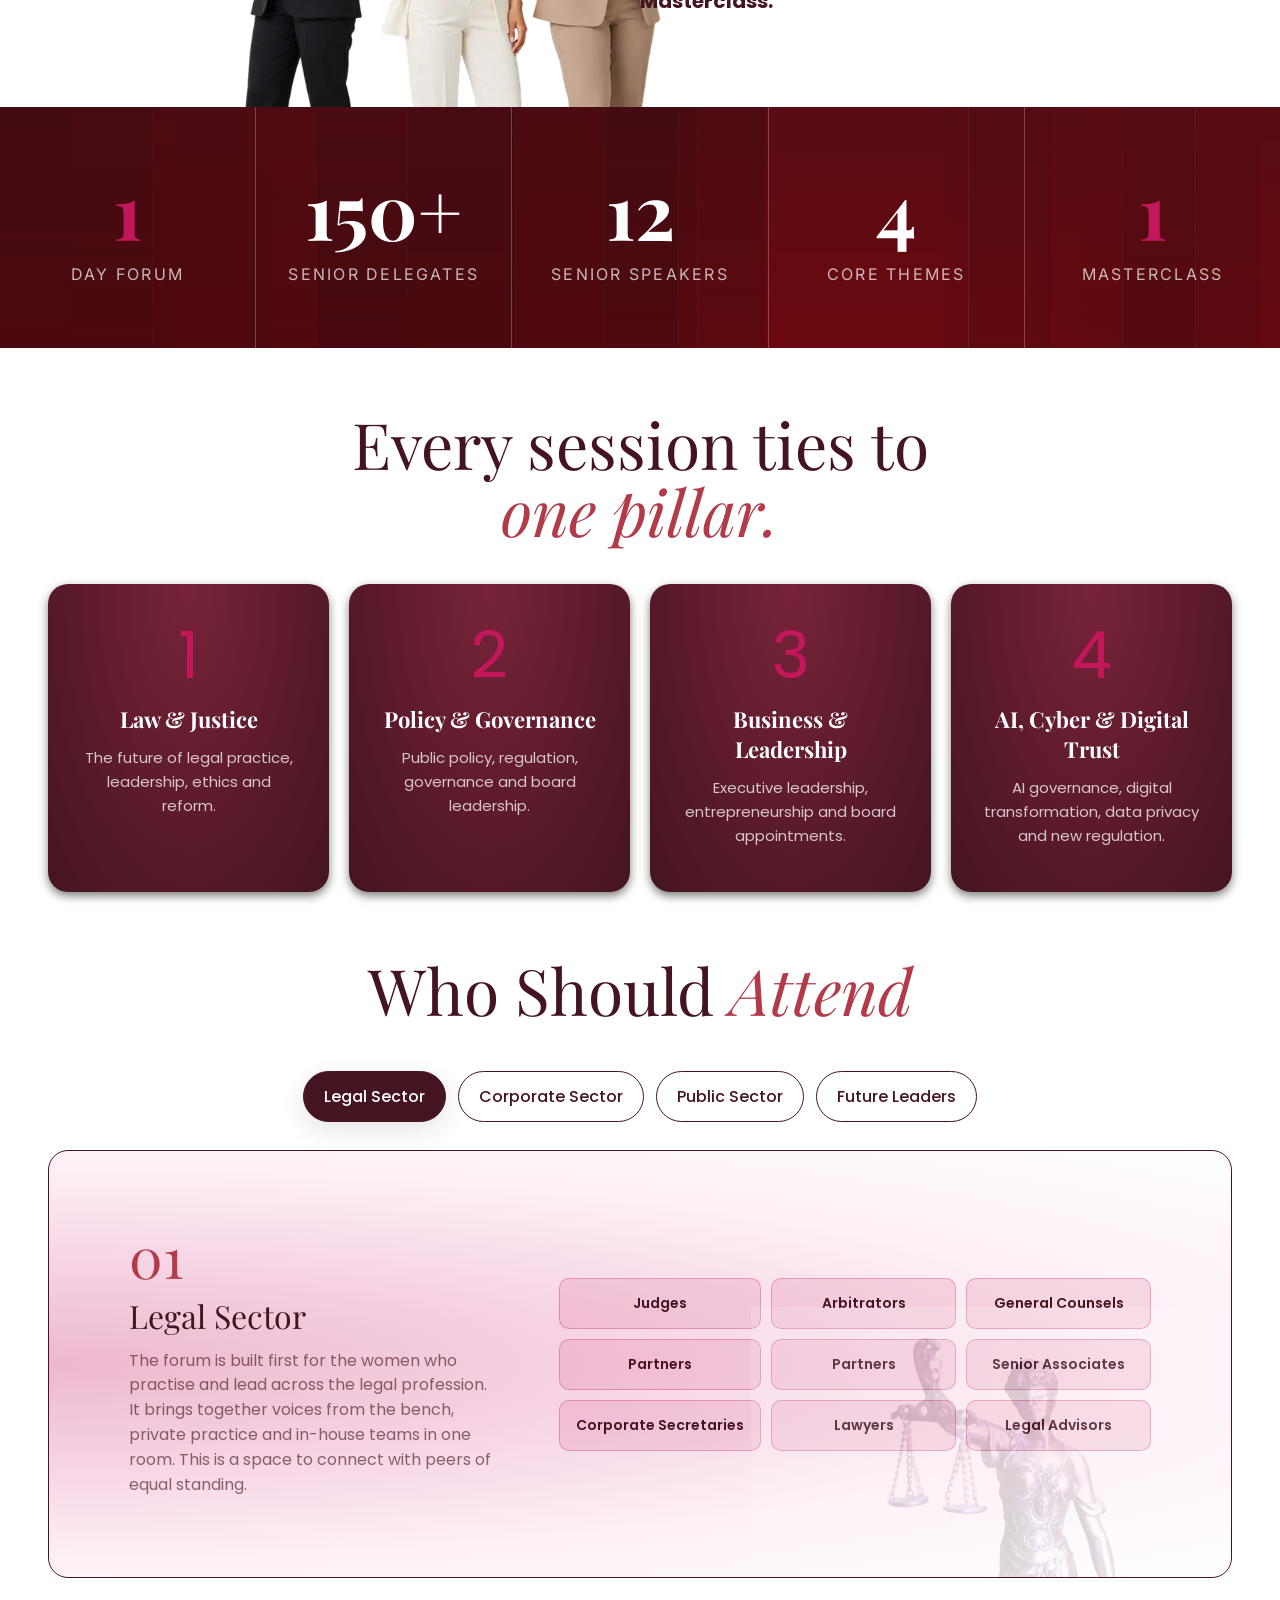
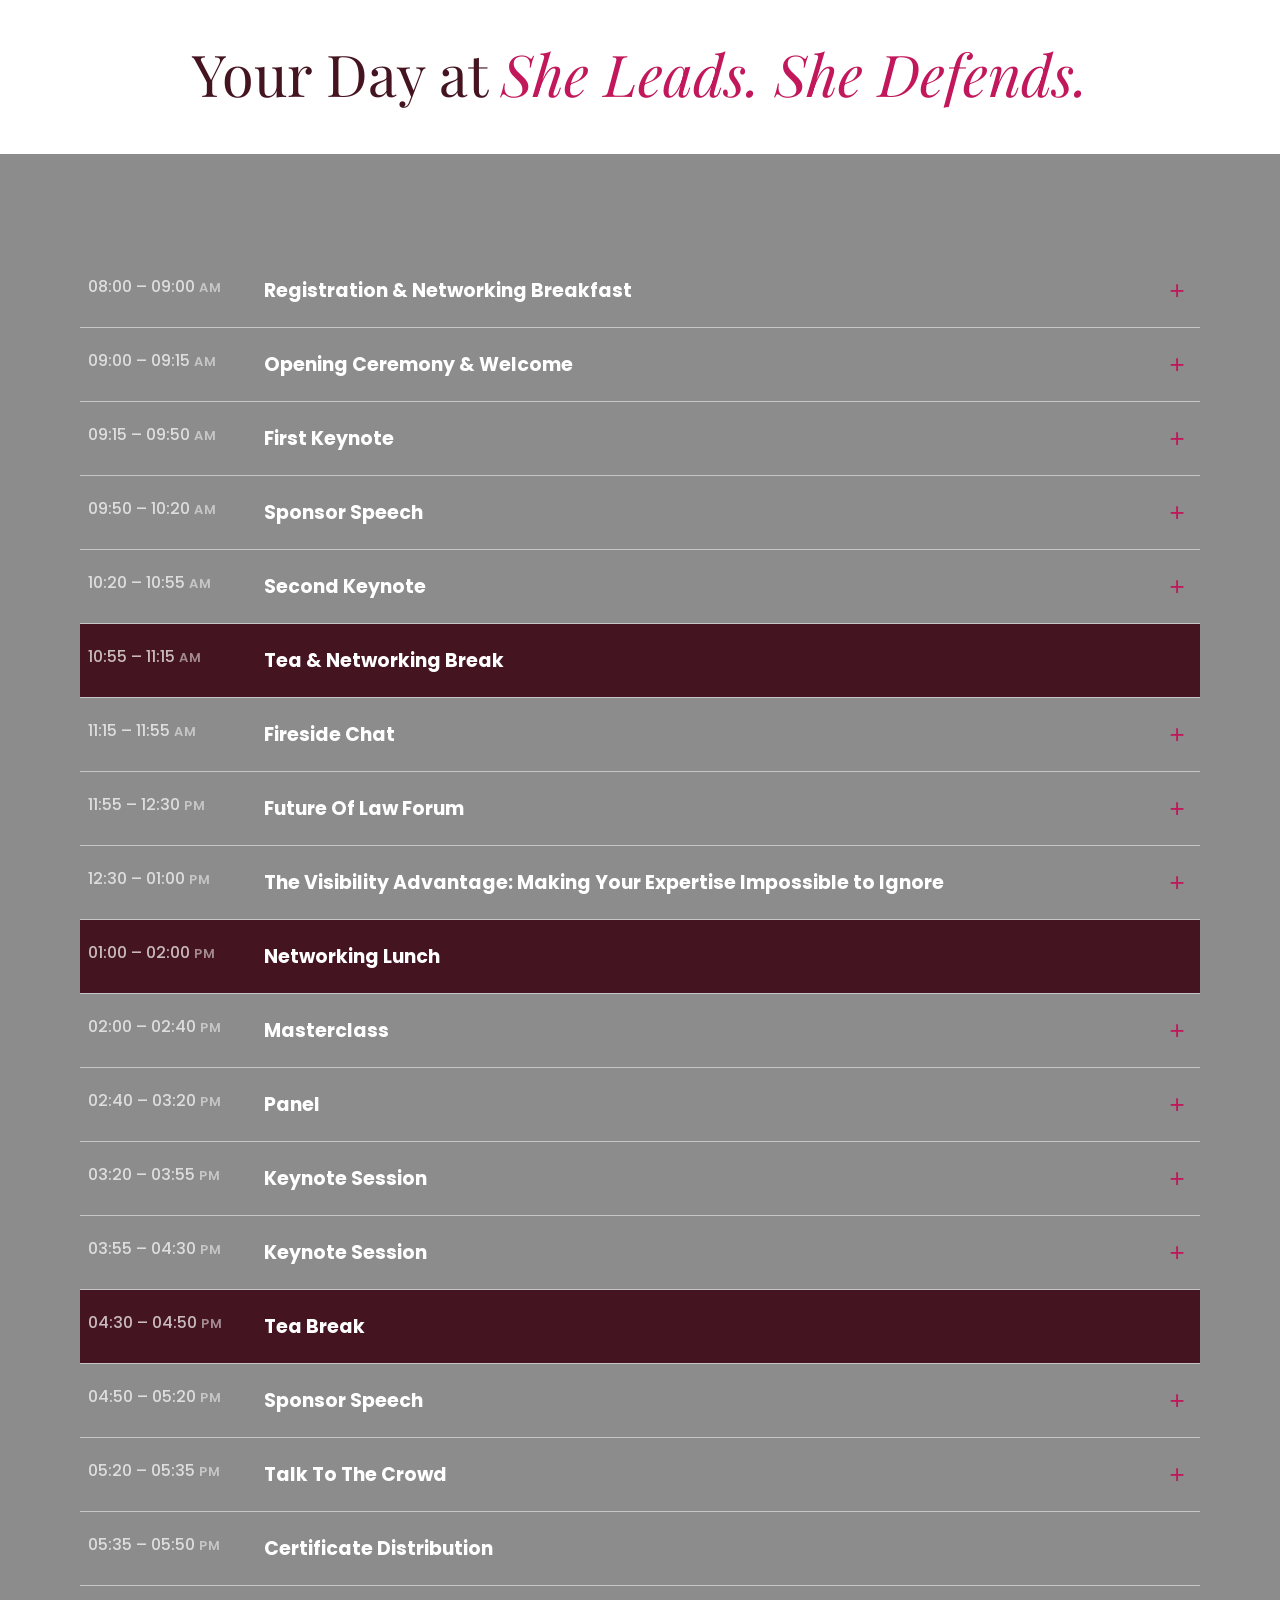
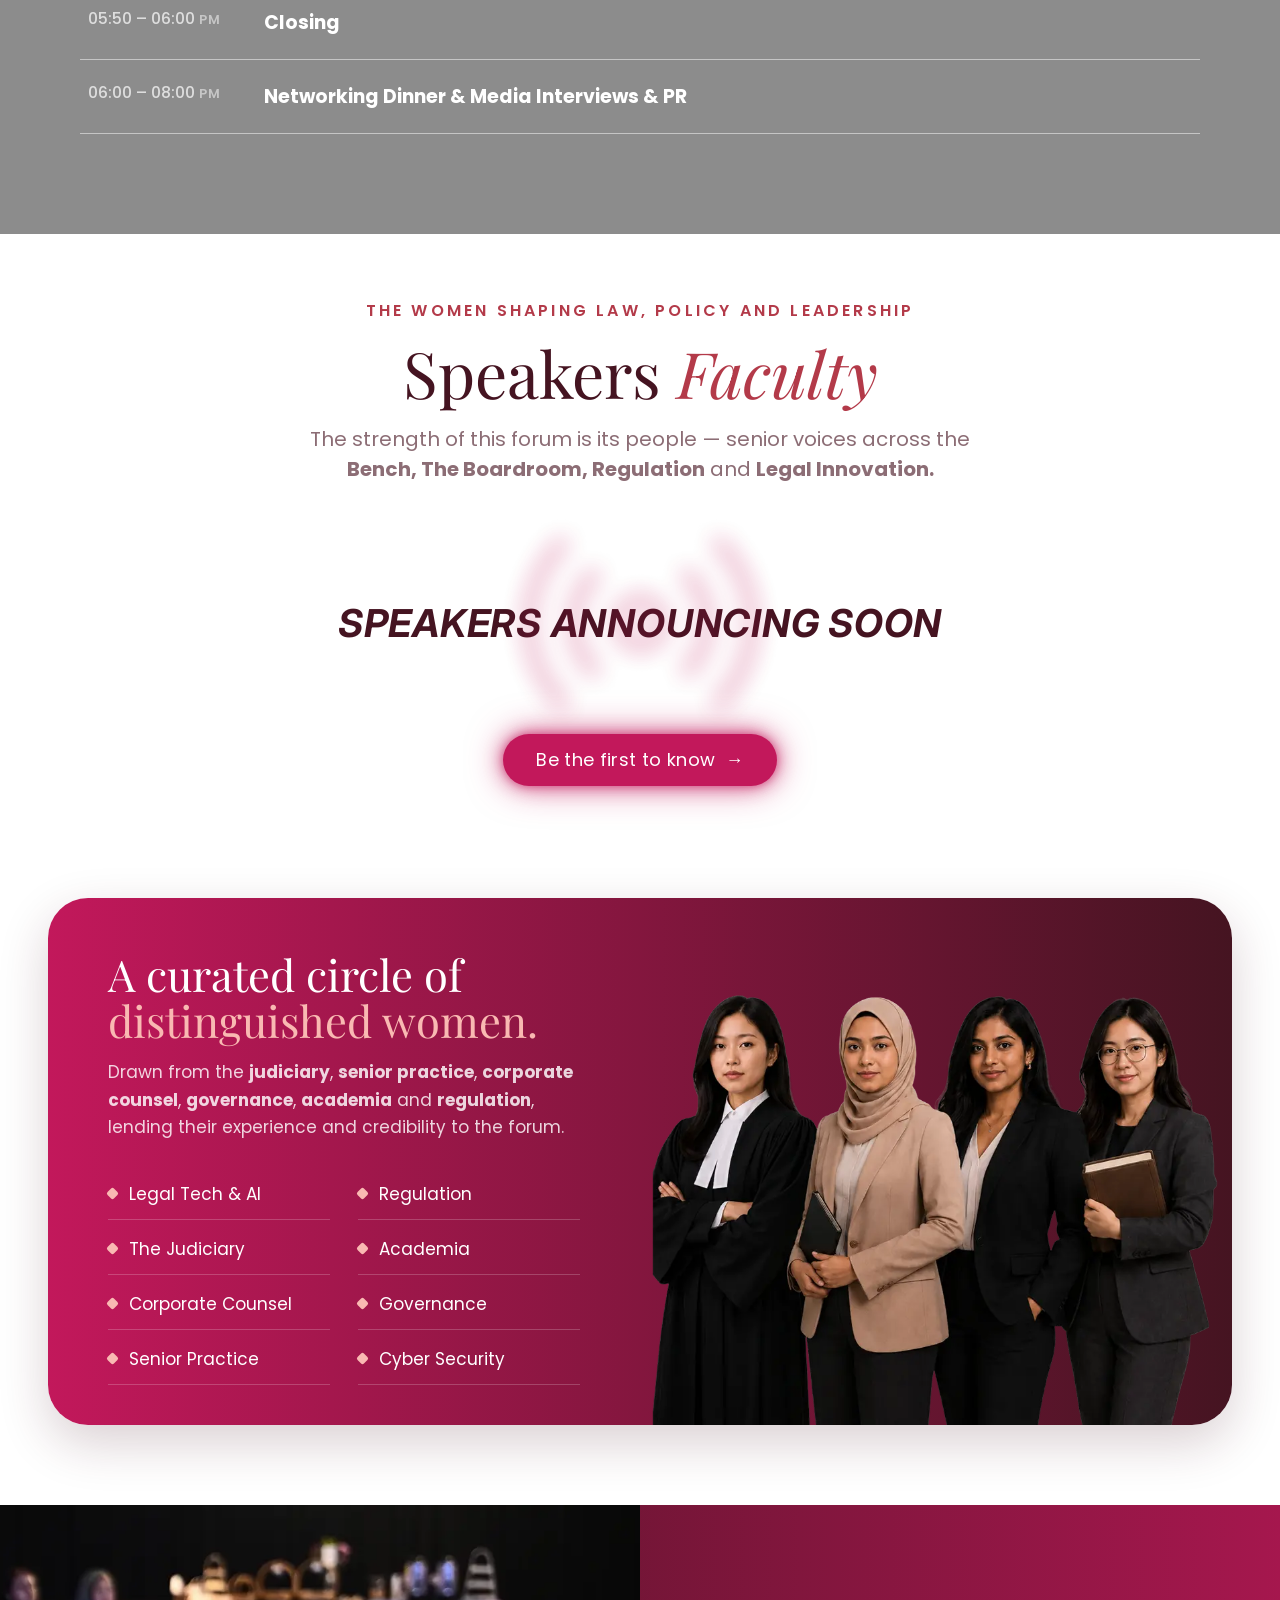
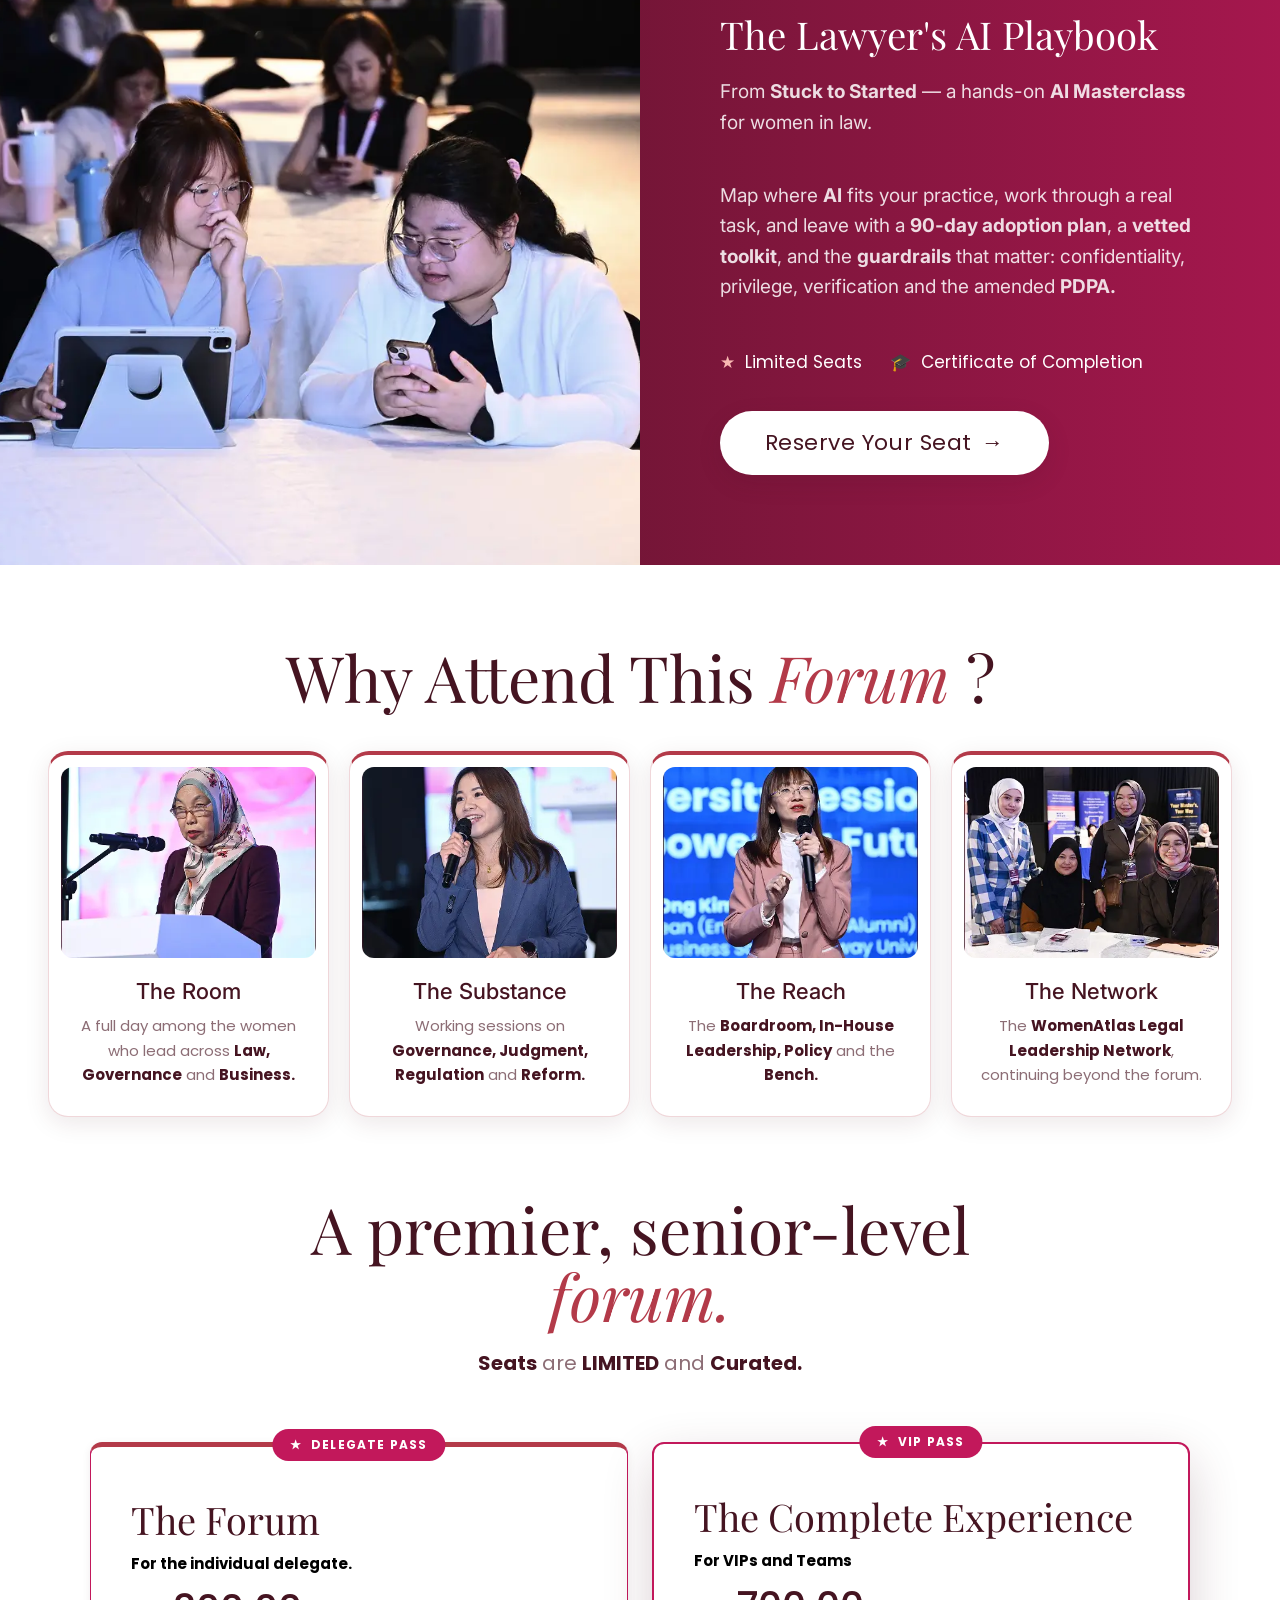
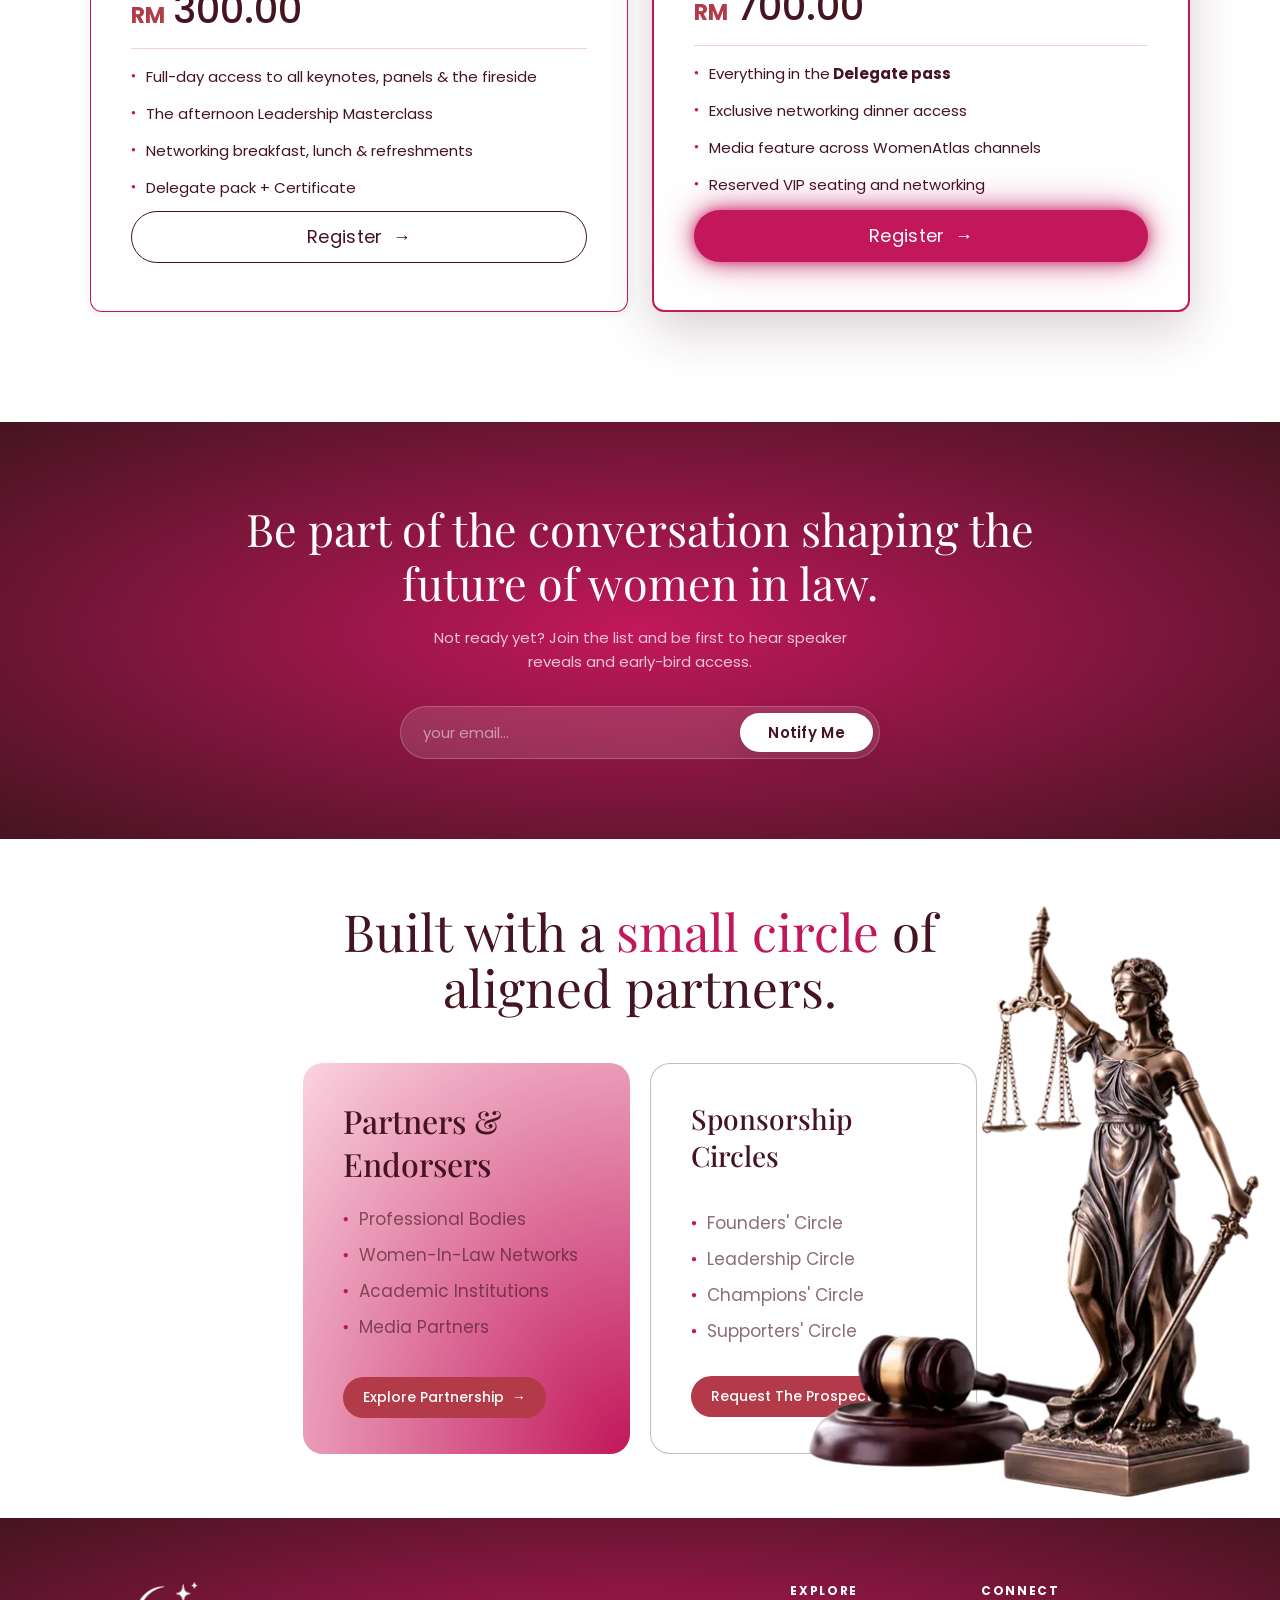
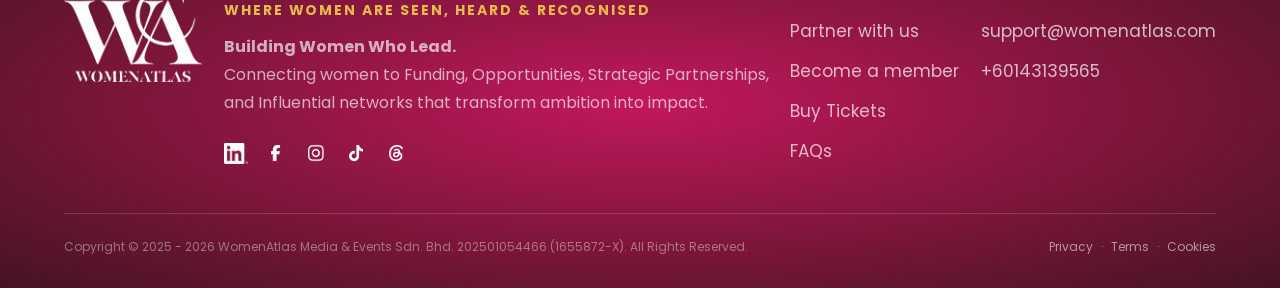
<file: lawforum.html>
<!doctype html>
<html lang="en">

<head>
  <meta charset="utf-8">
  <meta name="viewport" content="width=device-width, initial-scale=1">
  <title>She Leads. She Defends. — Law &amp; Leadership Forum 2026</title>
  <meta name="description" content="A premier forum for the women shaping law, policy, business, and society. One day of keynotes, panels, and a Leadership Masterclass. 08 August 2026, KL.">
  <link rel="stylesheet" href="styles-lawforum.css">
  <link rel="stylesheet" href="footer-forum.css">
</head>

<body>

  <!-- NAV -->
  <header class="nav">
    <div class="brand">
      <img src="assets/womenatlas-logo-icon.svg" alt="WomenAtlas">
    </div>
    <nav id="main-nav">
      <a href="#about">About</a>
      <a href="#programme">Programme</a>
      <a href="#speakers">Speakers</a>
      <a href="#partners">Partners</a>
      <button class="btn btn-maroon sm" data-buy>Buy Tickets</button>
    </nav>
    <button class="nav-toggle" id="nav-toggle" aria-label="Open menu" aria-expanded="false" aria-controls="main-nav">
      <span></span><span></span><span></span>
    </button>
  </header>

  <!-- HERO -->
  <section class="hero">
    <div class="hero-backdrop"></div>
    <div class="scrim"></div>
    <div class="inner">
      <div class="copy">
        <div class="kicker">WomenAtlas Presents</div>
        <h1>She Leads.<br><span class="it">She Defends.</span></h1>
        <div class="forum">Law &amp; Leadership Forum 2026</div>
        <p class="lede">A premier forum for the women shaping law, policy, business, society and future influence.</p>
        <div class="pills">
          <span class="pill"><svg width="20" height="20" viewBox="0 0 24 24" fill="none" stroke="currentColor"
              stroke-width="2">
              <rect x="3" y="4.5" width="18" height="17" rx="2" />
              <path d="M3 9h18M8 2.5v4M16 2.5v4" />
            </svg>08 August 2026</span>
          <span class="pill"><svg width="20" height="20" viewBox="0 0 24 24" fill="none" stroke="currentColor"
              stroke-width="2">
              <path d="M12 21s7-6.2 7-11a7 7 0 1 0-14 0c0 4.8 7 11 7 11z" />
              <circle cx="12" cy="10" r="2.5" />
            </svg>Kuala Lumpur</span>
          <span class="pill"><svg width="20" height="20" viewBox="0 0 24 24" fill="none" stroke="currentColor"
              stroke-width="2">
              <circle cx="12" cy="12" r="9" />
              <path d="M12 11v5M12 7.5h.01" />
            </svg>One-Day Forum + Masterclass</span>
        </div>
        <div class="cta">
          <button class="btn btn-primary lg" data-buy>Buy Tickets <span>→</span></button>
          <a class="btn btn-ghost lg" href="#partners">Become a Partner</a>
        </div>
        <p class="credit">Organised by <b>WomenAtlas</b><span class="credit-sep">&nbsp; ·&nbsp; </span><span class="credit-break">Powered by <b>Laurea People's Signature</b></span></p>
      </div>
    </div>
  </section>

  <!-- INTRO -->
  <section class="intro" id="about">
    <div class="intro__inner">
      <div class="intro__img">
        <img src="assets/hero-2.webp" alt="Women in law and leadership" />
      </div>
      <div class="intro__content reveal">
        <h2 class="intro__h2-line1">A legal qualification was never just a path to practice.</h2>
        <h2 class="intro__h2-line2">It is a foundation for <span class="it">leadership.</span></h2>
        <div class="intro__body">
          <p>Across business, policy, governance, and society. <b>She Leads. She Defends.</b> brings together the women who
            lead in and around the law. Lawyers, general counsels, judges, policymakers, board directors, and the next
            generation of legal talent — to <b>learn, connect</b>, and step into <b>influence</b> beyond the courtroom.</p>
          <p>One day of keynotes, expert panels and honest conversation, followed by a hands-on <b>Leadership Masterclass.</b></p>
        </div>
      </div>
    </div>
  </section>

  <!-- STATS -->
  <section class="stats">
    <div class="stat">
      <div class="num" style="color:#C2185B">1</div>
      <div class="lbl">Day Forum</div>
    </div>
    <div class="stat">
      <div class="num" data-counter data-target="150" data-suffix="+">0</div>
      <div class="lbl">Senior Delegates</div>
    </div>
    <div class="stat">
      <div class="num">12</div>
      <div class="lbl">Senior Speakers</div>
    </div>
    <div class="stat">
      <div class="num">4</div>
      <div class="lbl">Core Themes</div>
    </div>
    <div class="stat">
      <div class="num" style="color:#C2185B">1</div>
      <div class="lbl">Masterclass</div>
    </div>
  </section>

  <!-- THEMES -->
  <section class="themes-section">
    <div class="section-head reveal" style="margin-bottom:40px;">
      <h2>Every session ties to <span class="accent">one pillar.</span></h2>
    </div>
    <div class="themes-grid reveal-stagger">
      <div class="theme">
        <span class="n">1</span>
        <h3>Law &amp; Justice</h3>
        <p>The future of legal practice, leadership, ethics and reform.</p>
      </div>
      <div class="theme">
        <span class="n">2</span>
        <h3>Policy &amp; Governance</h3>
        <p>Public policy, regulation, governance and board leadership.</p>
      </div>
      <div class="theme">
        <span class="n">3</span>
        <h3>Business &amp; Leadership</h3>
        <p>Executive leadership, entrepreneurship and board appointments.</p>
      </div>
      <div class="theme">
        <span class="n">4</span>
        <h3>AI, Cyber &amp; Digital Trust</h3>
        <p>AI governance, digital transformation, data privacy and new regulation.</p>
      </div>
    </div>
  </section>

 <!-- WHO SHOULD ATTEND -->
  <section class="wsa-section">
    <div class="wsa-wrap">
      <div class="section-head reveal">
        <h2>Who Should <span class="accent">Attend</span></h2>
      </div>
      <div class="wsa-tabs" role="tablist">
        <button class="wsa-tab active" role="tab" aria-selected="true"  data-tab="legal">Legal Sector</button>
        <button class="wsa-tab"        role="tab" aria-selected="false" data-tab="corporate">Corporate Sector</button>
        <button class="wsa-tab"        role="tab" aria-selected="false" data-tab="public">Public Sector</button>
        <button class="wsa-tab"        role="tab" aria-selected="false" data-tab="future">Future Leaders</button>
      </div>
      <div class="wsa-panels reveal">

        <div class="wsa-panel active" data-panel="legal">
          <div class="wsa-left">
            <span class="wsa-num">01</span>
            <h3>Legal Sector</h3>
            <p>The forum is built first for the women who practise and lead across the legal profession. It brings together voices from the bench, private practice and in-house teams in one room. This is a space to connect with peers of equal standing.</p>
          </div>
          <div class="wsa-chips">
            <span class="wsa-chip">Judges</span>
            <span class="wsa-chip">Arbitrators</span>
            <span class="wsa-chip">General Counsels</span>
            <span class="wsa-chip">Partners</span>
            <span class="wsa-chip">Partners</span>
            <span class="wsa-chip">Senior Associates</span>
            <span class="wsa-chip">Corporate Secretaries</span>
            <span class="wsa-chip">Lawyers</span>
            
            <span class="wsa-chip">Legal Advisors</span>
          </div>
        </div>

        <div class="wsa-panel" data-panel="corporate">
          <div class="wsa-left">
            <span class="wsa-num">02</span>
            <h3>Corporate Sector</h3>
            <p>These are the decision-makers whose work sits closely alongside the law. They lead on compliance and the strategy that shapes organisations. The forum connects them with the women driving law and policy across the profession.</p>
          </div>
          <div class="wsa-chips">
            <span class="wsa-chip">Board Directors</span>
            <span class="wsa-chip">Bankers</span>
            <span class="wsa-chip">Founders</span>
            <span class="wsa-chip">Compliance Leaders</span>
            <span class="wsa-chip">Risk Leaders</span>
            <span class="wsa-chip">HR Leaders</span>
          </div>
        </div>

        <div class="wsa-panel" data-panel="public">
          <div class="wsa-left">
            <span class="wsa-num">03</span>
            <h3>Public Sector</h3>
            <p>This is where law meets public influence and national leadership. It is the arena in which many of the profession's most consequential decisions are made. Their presence connects practice, governance and the public interest.</p>
          </div>
          <div class="wsa-chips">
            <span class="wsa-chip">Regulators</span>
            <span class="wsa-chip">Policymakers</span>
            <span class="wsa-chip">Government Legal Officers</span>
            <span class="wsa-chip">Attorneys General</span>
            <span class="wsa-chip">State Legal Advisors</span>
            <span class="wsa-chip">Statutory Body Counsel</span>
          </div>
        </div>

        <div class="wsa-panel" data-panel="future">
          <div class="wsa-left">
            <span class="wsa-num">04</span>
            <h3>Future Leaders</h3>
            <p>The forum is also built for the next generation of women in law. It opens the room to those beginning their journey in the profession. Here they can learn directly from leaders who have walked the path before them. </p>
          </div>
          <div class="wsa-chips">
            <span class="wsa-chip">Young Lawyers</span>
            <span class="wsa-chip">Law Graduates</span>
            <span class="wsa-chip">Selected Students</span>
            <span class="wsa-chip">Postgraduate Law Students</span>
            <span class="wsa-chip">Pupils in Chambers</span>
            <span class="wsa-chip">Legal Interns / Trainees</span>
          </div>
        </div>

      </div>
    </div>
  </section>

  <!-- PROGRAMME -->
  <div class="programme-heading" id="programme">
    <h2 class="programme-title">Your Day at <span class="programme-title__accent">She Leads. She Defends.</span></h2>
  </div>
  <section class="programme">
    <div class="in">
      <div id="programme-list"></div>
    </div>
  </section>

  <!-- SPEAKERS -->
  <section class="speakers-announce" id="speakers">
    <div class="speakers-announce__inner">
      <div class="eyebrow center" style="margin-bottom:16px;">The Women Shaping Law, Policy and Leadership</div>
      <div class="section-head reveal">
        <h2>Speakers <span class="accent">Faculty</span></h2>
        <p>The strength of this forum is its people — senior voices across the<br><strong>Bench, The Boardroom, Regulation</strong> and <strong>Legal Innovation.</strong></p>
      </div>
      <div class="speakers-announce__soon reveal">SPEAKERS ANNOUNCING SOON</div>
      <div class="center" style="margin-top:40px;"><button class="btn btn-primary">Be the first to know <span>→</span></button></div>
    </div>
  </section>

    <!-- Advisory Council -->
    <div class="advisory-wrap">
    <div class="advisory reveal">
      <div class="body">
        <h3>A curated circle of <span class="it">distinguished women.</span></h3>
        <p class="advisory-lede">Drawn from the <b>judiciary</b>, <b>senior practice</b>, <b>corporate counsel</b>, <b>governance</b>, <b>academia</b> and <b>regulation</b>, lending their experience and credibility to the forum.</p>
        <div class="pillars">
          <div><span class="dot"></span>Legal Tech & AI</div>
          <div><span class="dot"></span>Regulation</div>
          <div><span class="dot"></span>The Judiciary</div>
          <div><span class="dot"></span>Academia</div>
          <div><span class="dot"></span>Corporate Counsel</div>
          <div><span class="dot"></span>Governance</div>
          <div><span class="dot"></span>Senior Practice</div>
          <div><span class="dot"></span>Cyber Security</div>
        </div>
      </div>
      <div class="img">
        <img src="assets/curated-circle.webp" alt="Distinguished women in law">
      </div>
    </div>
    </div>

  <!-- MASTERCLASS -->
  <section class="masterclass">
    <div class="in">
      <div class="img reveal"><img src="assets/attendees.webp" alt="Masterclass"></div>
      <div class="body reveal">
        <h2>The Lawyer's AI Playbook</h2>
        <p class="lede">From <b>Stuck to Started</b> — a hands-on <b>AI Masterclass</b> for women in law.</p>
        <p class="lede" style="margin-top:24px;">Map where <b>AI</b> fits your practice, work through a real task, and leave with a <b>90-day adoption plan</b>, a <b>vetted toolkit</b>, and the <b>guardrails</b> that matter: confidentiality, privilege, verification and the amended <b>PDPA.</b></p>
        <div class="feats">
          <span><span class="ic">★</span> Limited Seats</span>
          <span><span class="ic">🎓</span> Certificate of Completion</span>
        </div>
        <div style="margin-top:36px;"><button class="btn btn-light lg">Reserve Your Seat <span>→</span></button></div>
      </div>
    </div>
  </section>

  <!-- WHY ATTEND -->
  <section class="section-why">
    <div class="section-head">
      <h2 style="white-space:nowrap;">Why Attend This <span class="accent">Forum</span> ?</h2>
    </div>
    <div class="why-grid reveal-stagger">
      <div class="why-card">
        <div class="why-card__img"><img src="assets/sp-1.webp" alt="The Room"></div>
        <h3>The Room</h3>
        <p>A full day among the women who lead across <b>Law, Governance</b> and <b>Business.</b></p>
      </div>
      <div class="why-card">
        <div class="why-card__img"><img src="assets/sp-2.webp" alt="The Substance"></div>
        <h3>The Substance</h3>
        <p>Working sessions on <b>Governance, Judgment, Regulation</b> and <b>Reform.</b></p>
      </div>
      <div class="why-card">
        <div class="why-card__img"><img src="assets/sp-3.webp" alt="The Reach"></div>
        <h3>The Reach</h3>
        <p>The <b>Boardroom, In-House Leadership, Policy</b> and the <b>Bench.</b></p>
      </div>
      <div class="why-card">
        <div class="why-card__img"><img src="assets/sp-4.webp" alt="The Network"></div>
        <h3>The Network</h3>
        <p>The <b>WomenAtlas Legal Leadership Network</b>, continuing beyond the forum.</p>
      </div>
    </div>
  </section>

  <!-- PRICING -->

  <section class="pricing" id="pricing">
    <div class="in">
      <div class="section-head reveal">
        <h2>A premier, senior-level <span class="accent">forum.</span></h2>
        <p><b>Seats</b> are <b>LIMITED</b> and <b>Curated.</b></p>
      </div>
      <div class="grid-2 reveal-stagger">
        <div class="tier">
          <span class="badge">★ &nbsp;DELEGATE PASS</span>
          <h3>The Forum</h3>
          <div class="desc"><b style="color:#000;font-weight:700;">For the individual delegate.</b></div>
          <div class="price"><b>RM </b><span class="price-dashes">300.00</span></div>
          <hr class="tier-divider">
          <ul>
            <li><span class="ck">●</span>Full-day access to all keynotes, panels &amp; the fireside</li>
            <li><span class="ck">●</span>The afternoon Leadership Masterclass</li>
            <li><span class="ck">●</span>Networking breakfast, lunch &amp; refreshments</li>
            <li><span class="ck">●</span>Delegate pack + Certificate</li>
          </ul>
          <button class="btn btn-secondary" data-buy>Register <span>→</span></button>
        </div>
        <div class="tier featured">
          <span class="badge">★ &nbsp;VIP PASS</span>
          <h3>The Complete Experience</h3>
          <div class="desc"><b style="color:#000;font-weight:700;">For VIPs and Teams</b></div>
          <div class="price"><b>RM </b><span class="price-dashes">700.00</span></div>
          <hr class="tier-divider">
          <ul>
            <li><span class="ck">●</span><span>Everything in the <b>Delegate pass</b></span></li>
            <li><span class="ck">●</span>Exclusive networking dinner access</li>
            <li><span class="ck">●</span>Media feature across WomenAtlas channels</li>
            <li><span class="ck">●</span>Reserved VIP seating and networking</li>
          </ul>
          <button class="btn btn-primary" data-buy>Register <span>→</span></button>
        </div>
      </div>
    </div>
  </section>

  <!-- NEWSLETTER -->
  <section class="newsletter-band">
    <div class="newsletter-band__inner reveal">
      <h2>Be part of the conversation shaping the future of women in law.</h2>
      <p>Not ready yet? Join the list and be first to hear speaker<br>reveals and early-bird access.</p>
      <form class="newsletter-band__form" data-news>
        <input type="email" placeholder="your email..." required>
        <button type="submit" class="btn btn-light">Notify Me</button>
      </form>
    </div>
  </section>

  <!-- PARTNERS -->
  <section class="partners" id="partners">
    <img class="partners__tugu" src="assets/tugu-bg.webp" alt="">
    <div class="in reveal">
      <h2>Built with a <span class="it" style="color:var(--wa-magenta)">small circle</span> of<br>aligned partners.</h2>
    </div>
    <div class="partners__body reveal">
      <div class="cards">
        <div class="pcard">
          <h3>Partners &amp; Endorsers</h3>
          <ul>
            <li>Professional Bodies</li>
            <li>Women-In-Law Networks</li>
            <li>Academic Institutions</li>
            <li>Media Partners</li>
          </ul>
          <a class="link-arrow" href="#">Explore Partnership <span>→</span></a>
        </div>
        <div class="scard">
          <h3>Sponsorship Circles</h3>
          <ul>
            <li>Founders' Circle</li>
            <li>Leadership Circle</li>
            <li>Champions' Circle</li>
            <li>Supporters' Circle</li>
          </ul>
          <a class="link-arrow" href="#">Request The Prospectus <span>→</span></a>
        </div>
      </div>
    </div>
  </section>

  <!-- FOOTER -->
  <div id="footer-forum-wrap">
    <footer class="lf-footer">
      <div class="lf-footer__inner">
      <div class="lf-footer__top">
        <div class="lf-footer__logo-col">
          <img class="lf-footer__logo" src="assets/wa-womenatlas.webp" alt="WomenAtlas">
        </div>
        <div class="lf-footer__brand-body">
          <p class="lf-footer__tagline">WHERE WOMEN ARE SEEN, HEARD &amp; RECOGNISED</p>
          <p class="lf-footer__desc"><b>Building Women Who Lead.</b><br>
Connecting women to Funding, Opportunities, Strategic Partnerships, <br>and Influential networks that transform ambition into impact.</p>
          <div class="lf-footer__socials">
            <a href="https://www.linkedin.com/company/womenatlas" aria-label="LinkedIn"><img src="assets/mini-linkedin.webp" alt="LinkedIn" width="24" height="24"></a>
            <a href="https://www.facebook.com/womenatlasofficial/" aria-label="Facebook"><img src="assets/mini-fb.webp" alt="Facebook" width="24" height="24"></a>
            <a href="https://www.instagram.com/womenatlas_official/" aria-label="Instagram"><img src="assets/mini-ig.webp" alt="Instagram" width="24" height="24"></a>
            <a href="https://www.tiktok.com/@thewomenatlas" aria-label="TikTok"><img src="assets/mini-tt.webp" alt="TikTok" width="24" height="24"></a>
            <a href="https://www.threads.com/@womenatlas_official" aria-label="Threads"><img src="assets/mini-threads.webp" alt="Threads" width="24" height="24"></a>
          </div>
        </div>
        <div class="lf-footer__col">
          <div class="lf-footer__col-title">EXPLORE</div>
          <a href="#partners">Partner with us</a>
          <a href="#">Become a member</a>
          <a href="#pricing" data-buy>Buy Tickets</a>
          <a href="#">FAQs</a>
        </div>
        <div class="lf-footer__col">
          <div class="lf-footer__col-title">CONNECT</div>
          <a href="mailto:support@womenatlas.com">support@womenatlas.com</a>
          <a href="tel:+60143139565">+60143139565</a>
        </div>
      </div>
      <div class="lf-footer__bottom">
        <span>Copyright &copy; 2025 - 2026 WomenAtlas Media &amp; Events Sdn. Bhd. 202501054466 (1655872-X). All Rights Reserved.</span>
        <div class="lf-footer__legal">
          <a href="#">Privacy</a>
          <span>&middot;</span>
          <a href="#">Terms</a>
          <span>&middot;</span>
          <a href="#">Cookies</a>
        </div>
      </div>
      </div>
    </footer>
  </div>

  <div id="toast"></div>
  <script src="script-lawforum.js"></script>
</body>

</html>
</file>
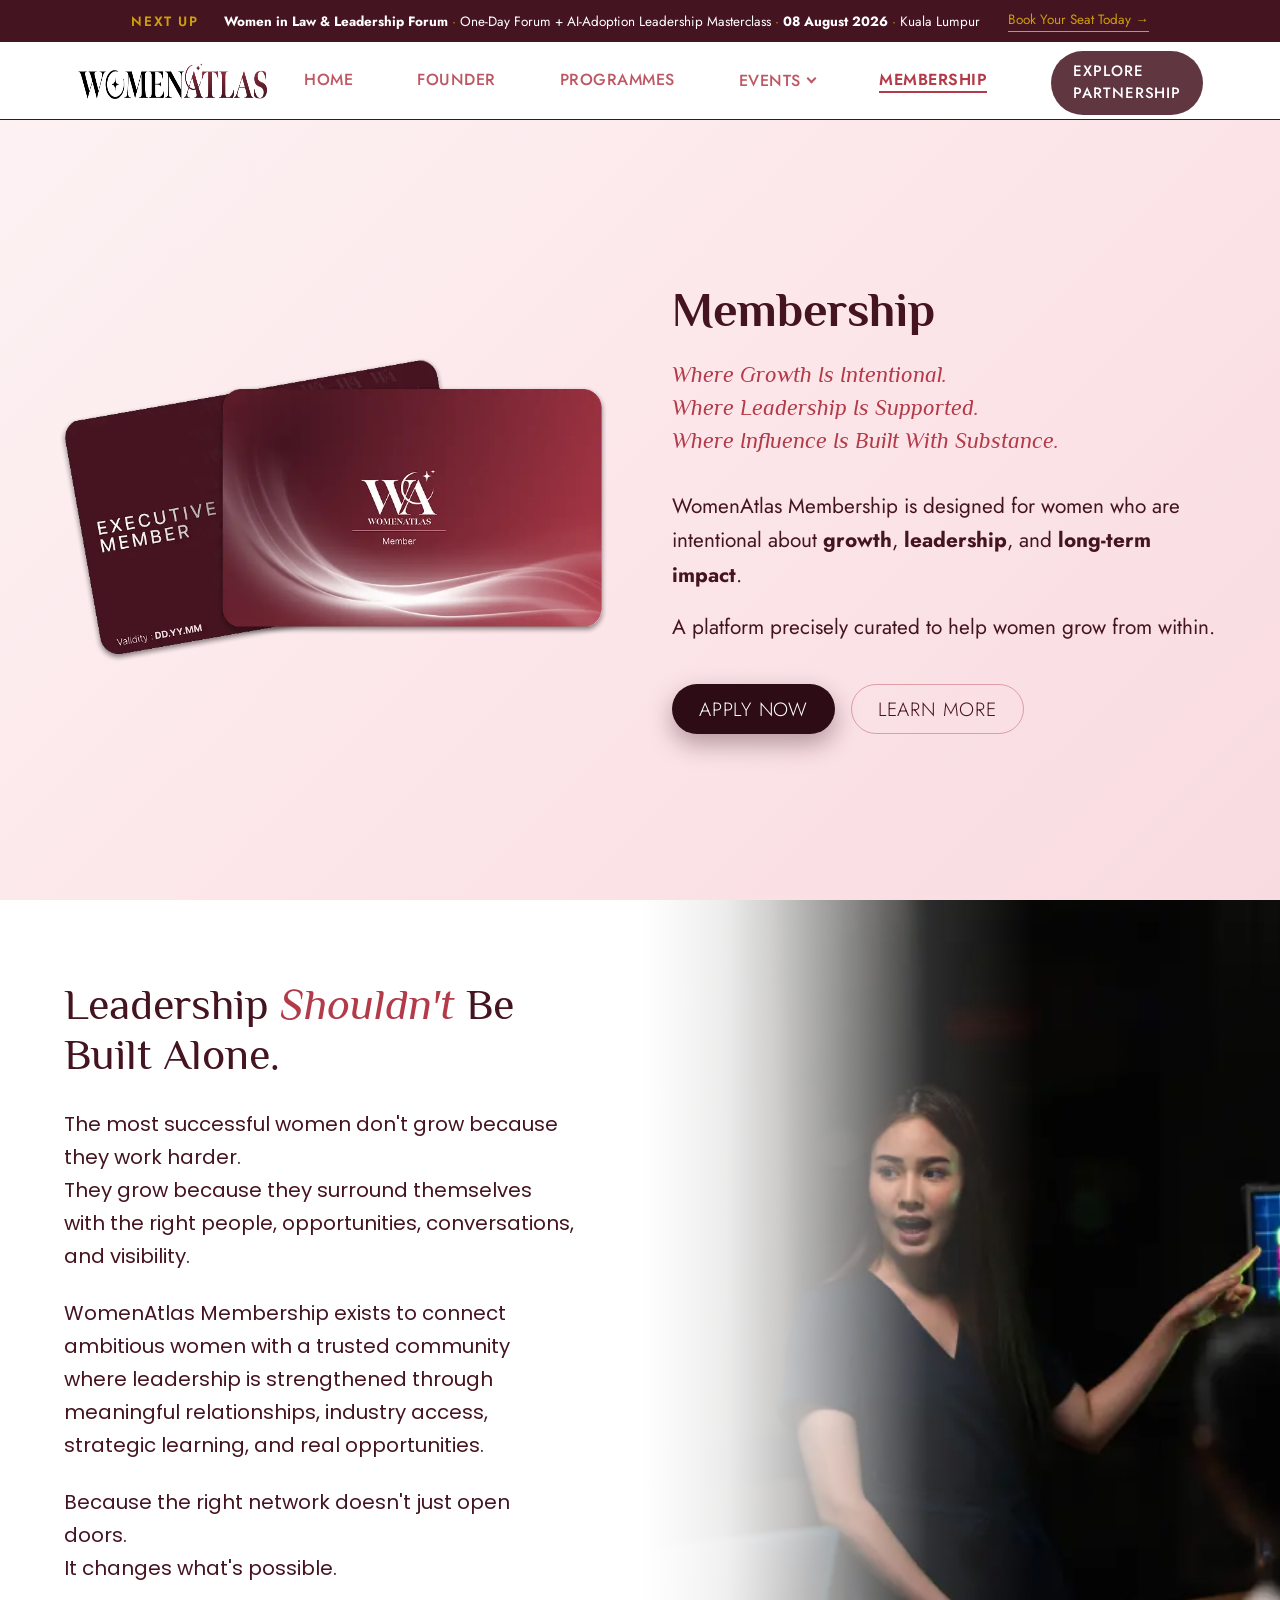
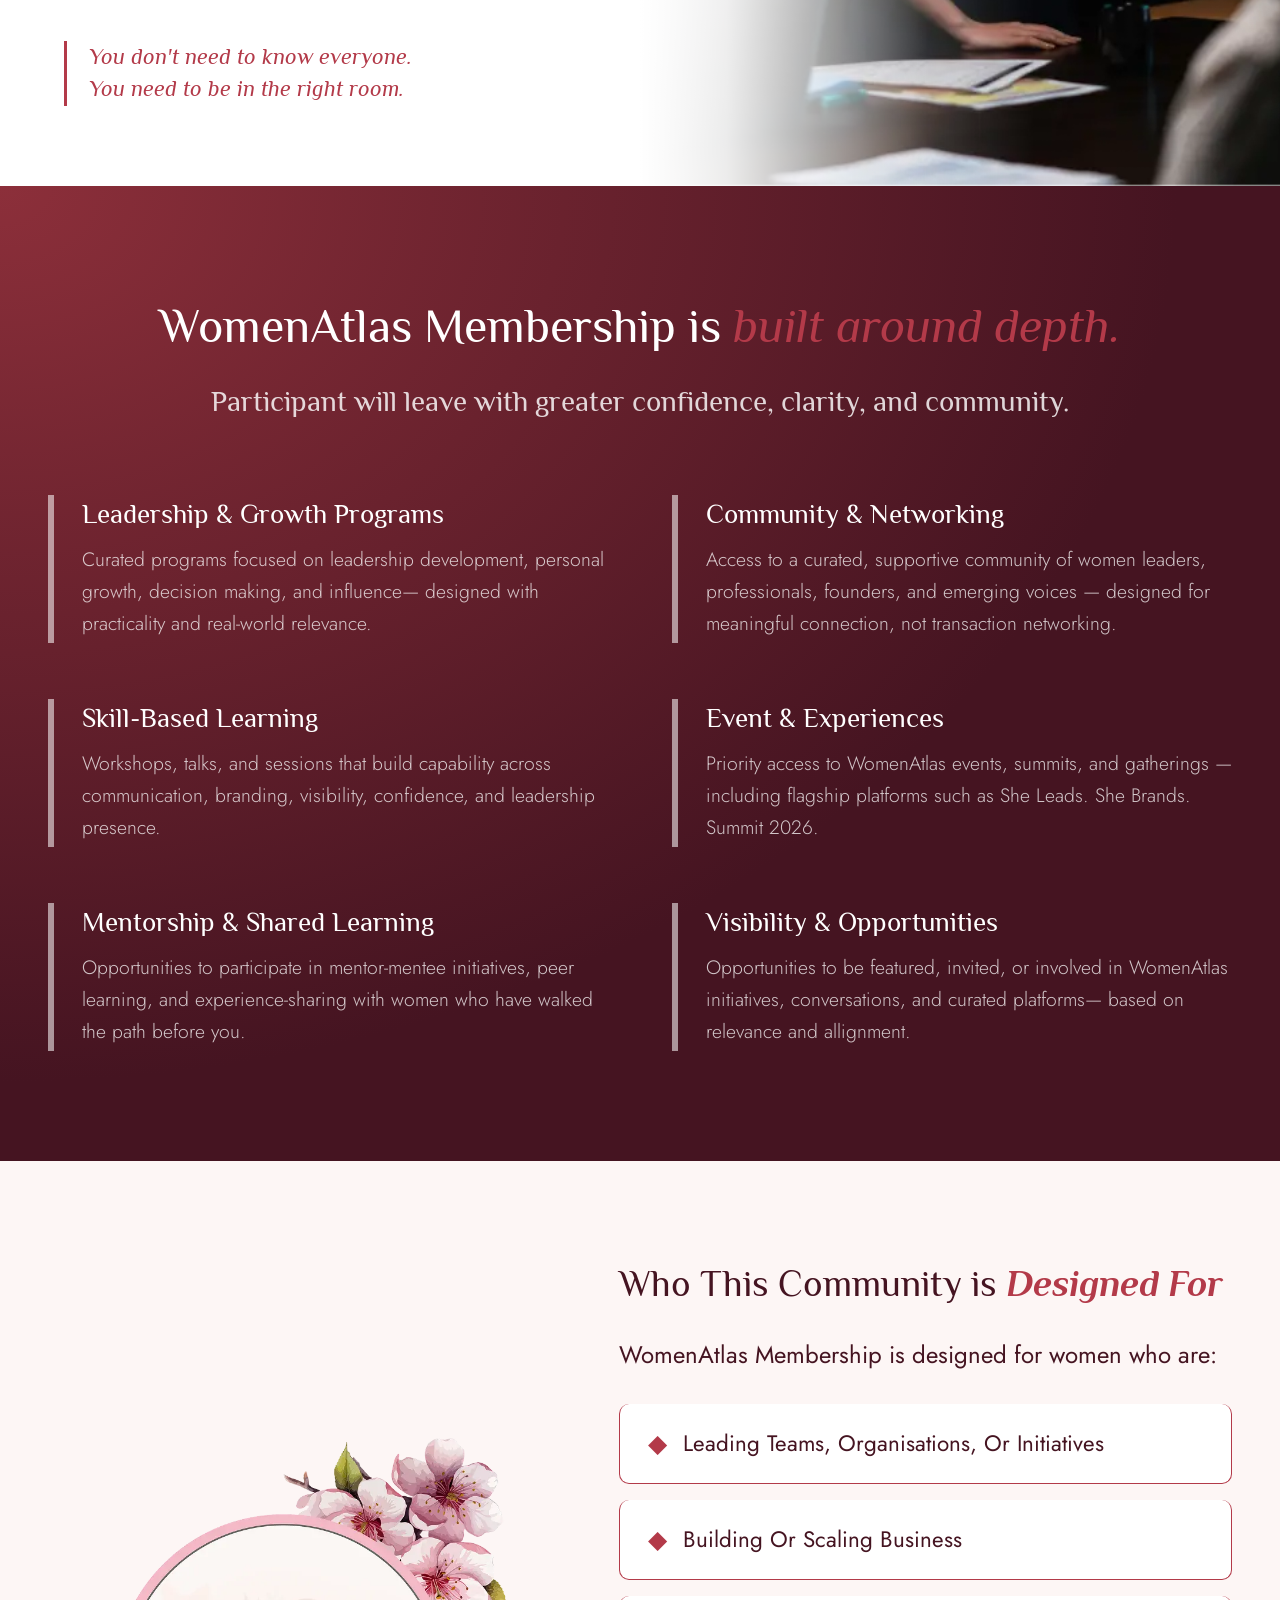
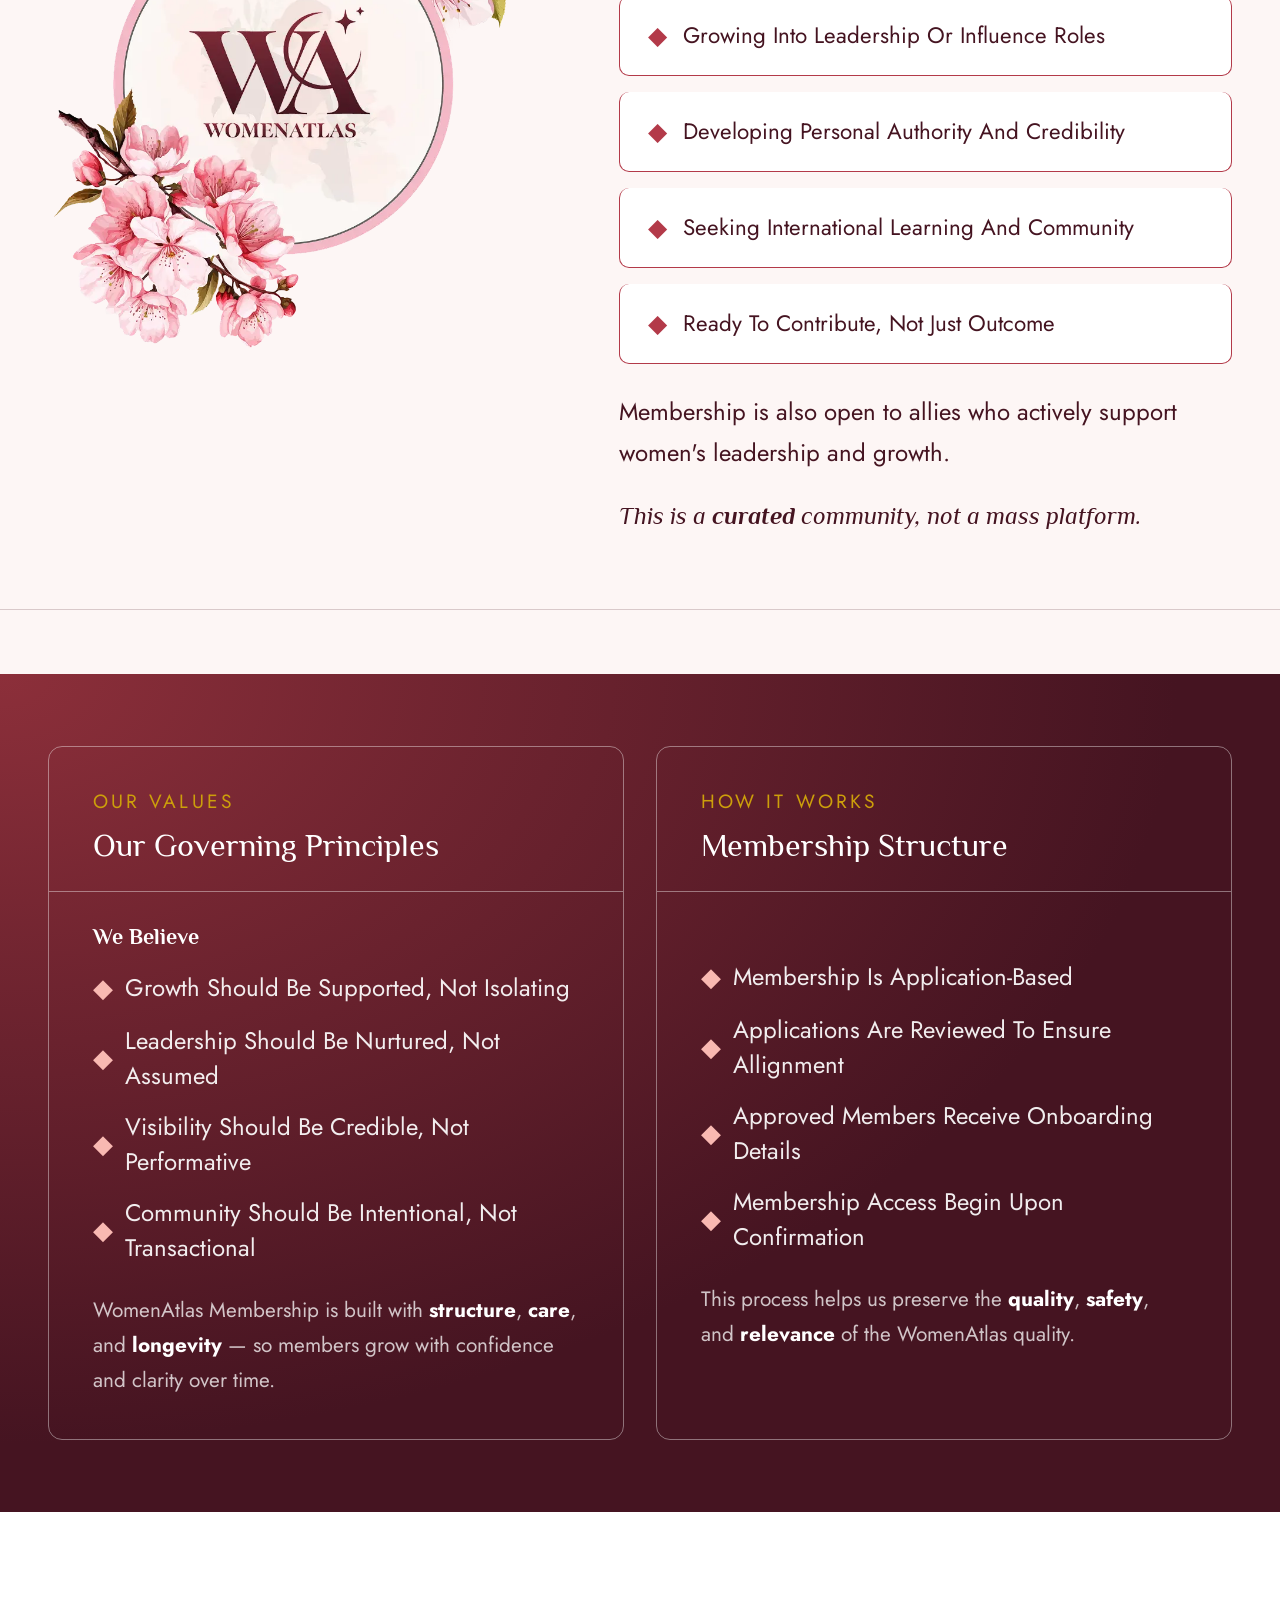
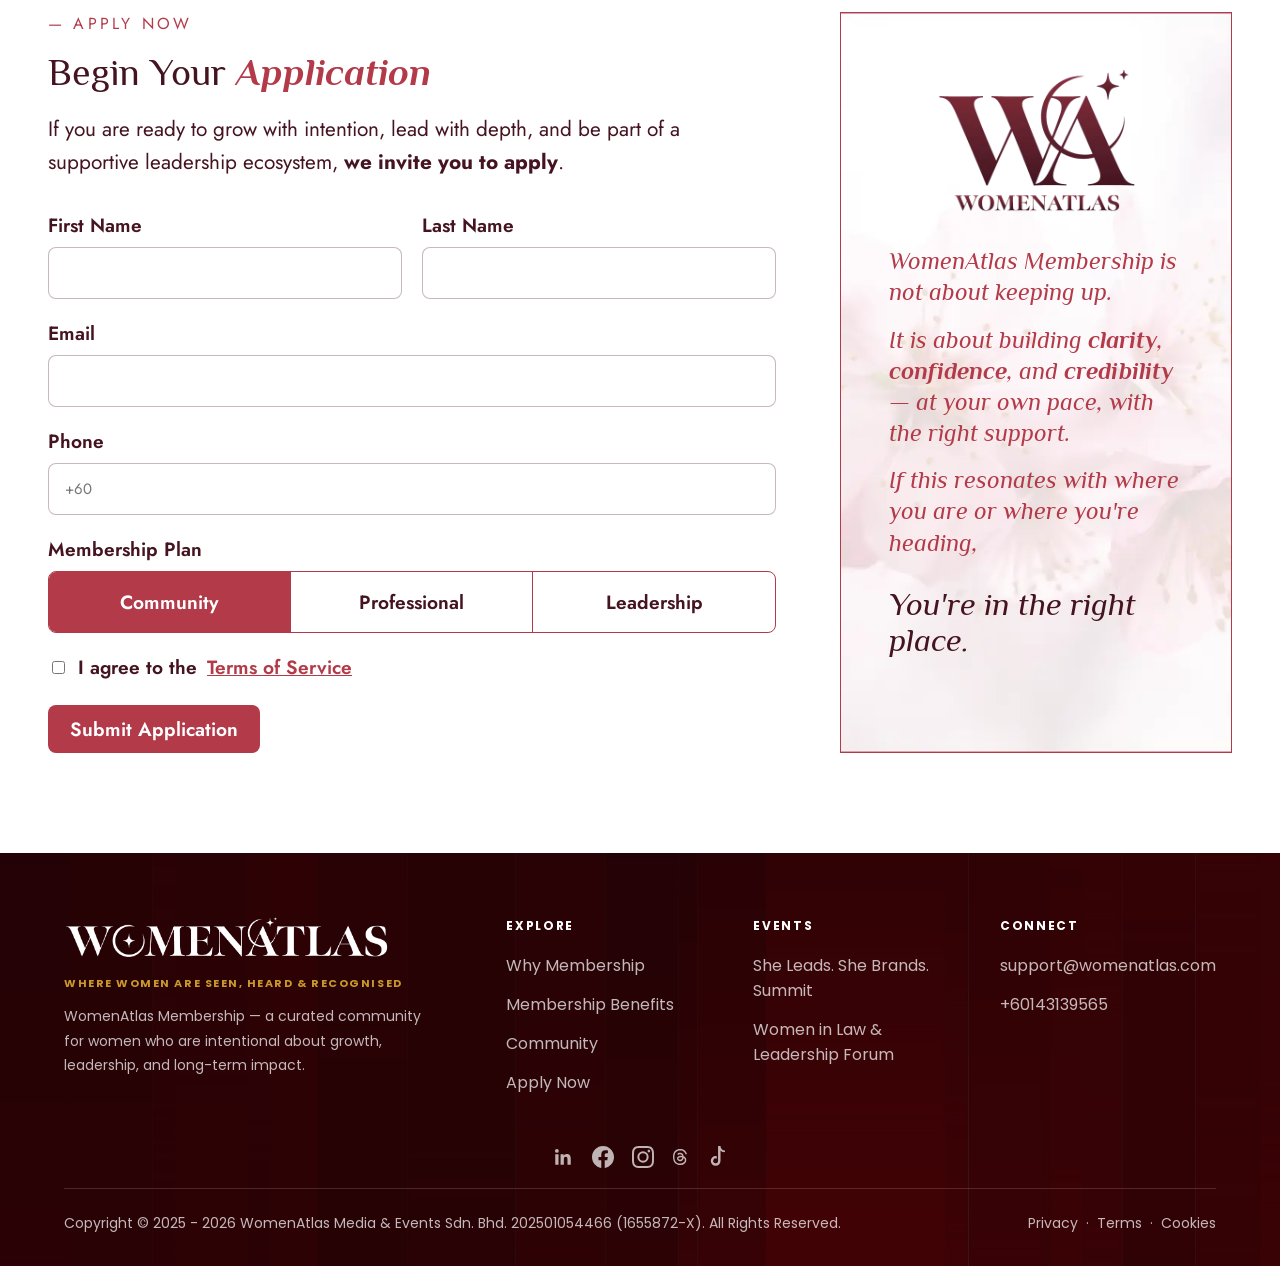
<file: membership.html>
<!doctype html>
<html lang="en">

<head>
  <meta charset="utf-8">
  <meta name="viewport" content="width=device-width, initial-scale=1">
  <title>Membership — WomenAtlas</title>
  <meta name="description" content="WomenAtlas Membership is designed for women who are intentional about growth, leadership, and long-term impact.">
  <link rel="stylesheet" href="membership.css">
  <link rel="stylesheet" href="footer-membership.css">
</head>

<body>

  <!-- NAV -->
  <div class="announce">
    <div class="announce-inner">
      <span class="lbl">NEXT UP&nbsp;</span>
      <span class="msg">
        <strong>Women in Law &amp; Leadership Forum</strong>
        <span class="dot">·</span>
        <span>One-Day Forum + AI-Adoption Leadership Masterclass</span>
        <span class="dot">·</span>
        <strong>08 August 2026</strong>
        <span class="dot">·</span>
        <span>Kuala Lumpur</span>
        <span>&nbsp;</span>
      </span>
      <a class="cta" href="lawforum.html">Book Your Seat Today <span>→</span></a>
    </div>
  </div>
  <header id="nav">
    <div class="nav">
      <a class="brand" href="homepage.html">
        <img src="assets/wa-logo.webp" alt="WomenAtlas" />
      </a>
      <nav>
        <a class="menubtn" href="homepage.html">HOME</a>
        <a class="menubtn" href="homepage.html#about">FOUNDER</a>
        <a class="menubtn" href="homepage.html#programmes">PROGRAMMES</a>
        <div class="nav-event-dropdown">
          <button class="menubtn nav-event-trigger" type="button" aria-haspopup="true" aria-expanded="false">
            EVENTS
            <span class="nav-event-chevron" aria-hidden="true"></span>
          </button>
          <div class="nav-event-menu" role="menu">
            <a href="summit.html" role="menuitem">
              <span>She Leads. She Brands.</span>
              <small>04th - 05th June 2026</small>
            </a>
            <a href="lawforum.html" role="menuitem">
              <span>She Leads. She Defends.</span>
              <small>08th Aug 2026</small>
            </a>
          </div>
        </div>
        <a class="menubtn active" href="membership.html">MEMBERSHIP</a>
        <a class="btn evshow-btn sm" href="#" style="letter-spacing:.06em">EXPLORE PARTNERSHIP</a>
      </nav>
      <button class="menu-btn" aria-label="Menu" aria-expanded="false">
        <svg width="26" height="26" viewBox="0 0 24 24" fill="none" stroke="currentColor" stroke-width="1.8"><path d="M3 6h18M3 12h18M3 18h18"/></svg>
      </button>
    </div>
  </header>

  <!-- HERO -->
  <section class="hero">
    <div class="hero__video">
      <iframe src="https://player.vimeo.com/video/1160093262?background=1&autoplay=1&loop=1&muted=1&playsinline=1&controls=0" frameborder="0" allow="autoplay; fullscreen" allowfullscreen></iframe>
    </div>
    <div class="hero__inner">
      <div class="hero__card">
        <img src="assets/hero2-membership.webp" alt="WomenAtlas Platinum Membership card">
      </div>
      <div class="hero__copy reveal">
        <h1 class="hero__title">Membership</h1>
        <div class="hero__lines">
          <p>Where Growth Is Intentional.</p>
          <p>Where Leadership Is Supported.</p>
          <p>Where Influence Is Built With Substance.</p>
        </div>
        <p class="hero__lede">WomenAtlas Membership is designed for women who are intentional about <b>growth</b>, <b>leadership</b>, and <b>long-term impact</b>.</p>
        <p class="hero__lede">A platform precisely curated to help women grow from within.</p>
        <div class="hero__cta">
          <a href="#apply" class="btn btn-apply">Apply Now</a>
          <a href="#learn" class="btn btn-learn">Learn More</a>
        </div>
      </div>
    </div>
  </section>

  <!-- WHY MEMBERSHIP -->
  <section class="why" id="learn">
    <div class="why__inner">
      <div class="why__copy reveal">
        <h2 class="why__title">Leadership <span class="it">Shouldn't</span> Be Built Alone.</h2>
        <p class="why__body">The most successful women don't grow because they work harder.<br>They grow because they surround themselves with the right people, opportunities, conversations, and visibility.</p>
        <p class="why__body">WomenAtlas Membership exists to connect ambitious women with a trusted community where leadership is strengthened through meaningful relationships, industry access, strategic learning, and real opportunities.</p>
        <p class="why__body">Because the right network doesn't just open doors.<br>It changes what's possible.</p>
        <p class="why__note">You don't need to know everyone.<br>You need to be in the right room.</p>
      </div>
      <div class="why__media reveal">
        <img src="assets/masked.webp" alt="Women in a leadership discussion">
      </div>
    </div>
  </section>

  <!-- ARCHITECTURE OF ACCESS -->
  <section class="architecture" id="architecture">
    <div class="architecture__inner">
      <h2 class="architecture__title reveal">WomenAtlas Membership is <span class="it">built around depth.</span></h2>
      <p class="architecture__subtitle reveal">Participant will leave with greater confidence, clarity, and community.</p>
      <div class="architecture__grid reveal-stagger">
        <div class="architecture__card">
          <h3>Leadership &amp; Growth Programs</h3>
          <p>Curated programs focused on leadership development, personal growth, decision making, and influence— designed with practicality and real-world relevance.</p>
        </div>
        <div class="architecture__card">
          <h3>Community &amp; Networking</h3>
          <p>Access to a curated, supportive community of women leaders, professionals, founders, and emerging voices — designed for meaningful connection, not transaction networking.</p>
        </div>
        <div class="architecture__card">
          <h3>Skill-Based Learning</h3>
          <p>Workshops, talks, and sessions that build capability across communication, branding, visibility, confidence, and leadership presence.</p>
        </div>
        <div class="architecture__card">
          <h3>Event &amp; Experiences</h3>
          <p>Priority access to WomenAtlas events, summits, and gatherings — including flagship platforms such as She Leads. She Brands. Summit 2026.</p>
        </div>
        <div class="architecture__card">
          <h3>Mentorship &amp; Shared Learning</h3>
          <p>Opportunities to participate in mentor-mentee initiatives, peer learning, and experience-sharing with women who have walked the path before you.</p>
        </div>
        <div class="architecture__card">
          <h3>Visibility &amp; Opportunities</h3>
          <p>Opportunities to be featured, invited, or involved in WomenAtlas initiatives, conversations, and curated platforms— based on relevance and allignment.</p>
        </div>
      </div>
    </div>
  </section>

  <!-- COMMUNITY -->
  <section class="community" id="community">
    <div class="community__inner">
      <div class="community__img reveal">
        <img src="assets/membership-community.webp" alt="WomenAtlas community">
      </div>
      <div class="community__copy reveal">
        <h2 class="community__title">Who This Community is <span class="it">Designed For</span></h2>
        <p class="community__lede">WomenAtlas Membership is designed for women who are:</p>
        <div class="community__list">
          <div class="community__item"><span class="diamond">◆</span>Leading Teams, Organisations, Or Initiatives</div>
          <div class="community__item"><span class="diamond">◆</span>Building Or Scaling Business</div>
          <div class="community__item"><span class="diamond">◆</span>Growing Into Leadership Or Influence Roles</div>
          <div class="community__item"><span class="diamond">◆</span>Developing Personal Authority And Credibility</div>
          <div class="community__item"><span class="diamond">◆</span>Seeking International Learning And Community</div>
          <div class="community__item"><span class="diamond">◆</span>Ready To Contribute, Not Just Outcome</div>
        </div>
        <p class="community__lede">Membership is also open to allies who actively support women's leadership and growth.</p>
        <p class="community__note">This is a <b>curated</b> community, not a mass platform.</p>
      </div>
    </div>

    <hr class="principles__divider">

    <div class="principles">
      <div class="principles__grid reveal-stagger">
        <div class="principles__card">
          <div class="principles__eyebrow">Our Values</div>
          <h3 class="principles__title">Our Governing Principles</h3>
          <hr class="principles__rule">
          <h4 class="principles__sub">We Believe</h4>
          <div class="principles__list">
            <div class="principles__item"><span class="diamond">◆</span>Growth Should Be Supported, Not Isolating</div>
            <div class="principles__item"><span class="diamond">◆</span>Leadership Should Be Nurtured, Not Assumed</div>
            <div class="principles__item"><span class="diamond">◆</span>Visibility Should Be Credible, Not Performative</div>
            <div class="principles__item"><span class="diamond">◆</span>Community Should Be Intentional, Not Transactional</div>
          </div>
          <p class="principles__note">WomenAtlas Membership is built with <b>structure</b>, <b>care</b>, and <b>longevity</b> — so members grow with confidence and clarity over time.</p>
        </div>
        <div class="principles__card">
          <div class="principles__eyebrow">How It Works</div>
          <h3 class="principles__title">Membership Structure</h3>
          <hr class="principles__rule">
          <div class="principles__list principles__list--spaced">
            <div class="principles__item"><span class="diamond">◆</span>Membership Is Application-Based</div>
            <div class="principles__item"><span class="diamond">◆</span>Applications Are Reviewed To Ensure Allignment</div>
            <div class="principles__item"><span class="diamond">◆</span>Approved Members Receive Onboarding Details</div>
            <div class="principles__item"><span class="diamond">◆</span>Membership Access Begin Upon Confirmation</div>
          </div>
          <p class="principles__note">This process helps us preserve the <b>quality</b>, <b>safety</b>, and <b>relevance</b> of the WomenAtlas quality.</p>
        </div>
      </div>
    </div>
  </section>

  <!-- APPLY -->
  <section class="apply" id="apply">
    <div class="apply__inner">
      <div class="apply__form reveal">
        <div class="apply__eyebrow">— Apply Now</div>
        <h2 class="apply__title">Begin Your <span class="it">Application</span></h2>
        <p class="apply__lede">If you are ready to grow with intention, lead with depth, and be part of a supportive leadership ecosystem, <b>we invite you to apply</b>.</p>
        <form class="apply__fields">
          <div class="apply__row">
            <div class="apply__field">
              <label for="apply-first-name">First Name</label>
              <input type="text" id="apply-first-name" name="first_name">
            </div>
            <div class="apply__field">
              <label for="apply-last-name">Last Name</label>
              <input type="text" id="apply-last-name" name="last_name">
            </div>
          </div>
          <div class="apply__field">
            <label for="apply-email">Email</label>
            <input type="email" id="apply-email" name="email">
          </div>
          <div class="apply__field">
            <label for="apply-phone">Phone</label>
            <input type="tel" id="apply-phone" name="phone" placeholder="+60">
          </div>
          <div class="apply__field">
            <label>Membership Plan</label>
            <div class="apply__plans">
              <label class="apply__plan"><input type="radio" name="plan" value="community" checked><span>Community</span></label>
              <label class="apply__plan"><input type="radio" name="plan" value="professional"><span>Professional</span></label>
              <label class="apply__plan"><input type="radio" name="plan" value="leadership"><span>Leadership</span></label>
            </div>
          </div>
          <label class="apply__agree"><input type="checkbox" required> I agree to the <a href="/terms">Terms of Service</a></label>
          <button type="submit" class="apply__submit">Submit Application</button>
        </form>
      </div>
      <div class="apply__aside reveal">
        <img class="apply__aside-logo" src="assets/wa-pink.webp" alt="WomenAtlas">
        <p class="apply__aside-lede">WomenAtlas Membership is not about keeping up.</p>
        <p class="apply__aside-lede">It is about building <b>clarity</b>, <b>confidence</b>, and <b>credibility</b> — at your own pace, with the right support.</p>
        <p class="apply__aside-lede">If this resonates with where you are or where you're heading,</p>
        <p class="apply__aside-highlight">You're in the right place.</p>
      </div>
    </div>
  </section>

  <!-- FOOTER -->
  <footer class="mem-footer">
    <div class="mem-footer__inner">
      <div class="mem-footer__top">
        <div class="mem-footer__brand">
          <img src="assets/wa-logo.webp" alt="WomenAtlas" style="filter:brightness(0) invert(1)">
          <p class="mem-footer__tagline">WHERE WOMEN ARE SEEN, HEARD &amp; RECOGNISED</p>
          <p class="mem-footer__desc">WomenAtlas Membership — a curated community for women who are intentional about growth, leadership, and long-term impact.</p>
        </div>
        <div class="mem-footer__col">
          <div class="mem-footer__col-title">EXPLORE</div>
          <a href="#learn">Why Membership</a>
          <a href="#architecture">Membership Benefits</a>
          <a href="#community">Community</a>
          <a href="#apply">Apply Now</a>
        </div>
        <div class="mem-footer__col">
          <div class="mem-footer__col-title">EVENTS</div>
          <a href="summit.html">She Leads. She Brands. Summit</a>
          <a href="lawforum.html">Women in Law &amp; Leadership Forum</a>
        </div>
        <div class="mem-footer__col">
          <div class="mem-footer__col-title">CONNECT</div>
          <a href="mailto:support@womenatlas.com">support@womenatlas.com</a>
          <a href="tel:+60143139565">+60143139565</a>
        </div>
      </div>
      <div class="mem-footer__socials">
        <a href="https://www.linkedin.com/company/womenatlas/" target="_blank" rel="noopener" aria-label="LinkedIn">
          <svg width="22" height="22" viewBox="0 0 24 24" fill="currentColor"><path d="M20.45 20.45h-3.56v-5.57c0-1.33-.03-3.04-1.85-3.04-1.85 0-2.13 1.45-2.13 2.94v5.67H9.35V9h3.41v1.56h.05c.48-.9 1.64-1.85 3.37-1.85 3.6 0 4.27 2.37 4.27 5.45v6.29zM5.34 7.43a2.07 2.07 0 1 1 0-4.14 2.07 2.07 0 0 1 0 4.14zM3.56 20.45h3.56V9H3.56v11.45z"/></svg>
        </a>
        <a href="https://www.facebook.com/womenatlasofficial" target="_blank" rel="noopener" aria-label="Facebook">
          <svg width="22" height="22" viewBox="0 0 24 24" fill="currentColor"><path d="M24 12.07C24 5.41 18.63 0 12 0S0 5.41 0 12.07C0 18.1 4.39 23.1 10.13 24v-8.44H7.08v-3.49h3.04V9.41c0-3.02 1.8-4.7 4.54-4.7 1.31 0 2.69.24 2.69.24v2.97h-1.51c-1.49 0-1.96.93-1.96 1.89v2.26h3.32l-.53 3.49h-2.79V24C19.61 23.1 24 18.1 24 12.07z"/></svg>
        </a>
        <a href="https://www.instagram.com/womenatlas_official" target="_blank" rel="noopener" aria-label="Instagram">
          <svg width="22" height="22" viewBox="0 0 24 24" fill="currentColor"><path d="M12 2.16c3.2 0 3.58.01 4.85.07 3.25.15 4.77 1.69 4.92 4.92.06 1.27.07 1.65.07 4.85 0 3.2-.01 3.58-.07 4.85-.15 3.23-1.66 4.77-4.92 4.92-1.27.06-1.64.07-4.85.07-3.2 0-3.58-.01-4.85-.07-3.26-.15-4.77-1.7-4.92-4.92C2.17 15.58 2.16 15.2 2.16 12c0-3.2.01-3.58.07-4.85C2.38 3.86 3.9 2.31 7.15 2.23 8.42 2.17 8.8 2.16 12 2.16zM12 0C8.74 0 8.33.01 7.05.07 2.7.27.27 2.7.07 7.05.01 8.33 0 8.74 0 12c0 3.26.01 3.67.07 4.95.2 4.36 2.62 6.78 6.98 6.98C8.33 23.99 8.74 24 12 24c3.26 0 3.67-.01 4.95-.07 4.35-.2 6.78-2.62 6.98-6.98.06-1.28.07-1.69.07-4.95 0-3.26-.01-3.67-.07-4.95C23.73 2.7 21.31.27 16.95.07 15.67.01 15.26 0 12 0zm0 5.84a6.16 6.16 0 1 0 0 12.32A6.16 6.16 0 0 0 12 5.84zM12 16a4 4 0 1 1 0-8 4 4 0 0 1 0 8zm6.4-11.85a1.44 1.44 0 1 0 0 2.88 1.44 1.44 0 0 0 0-2.88z"/></svg>
        </a>
        <a href="https://www.threads.net/@womenatlas_official" target="_blank" rel="noopener" aria-label="Threads">
          <svg xmlns="http://www.w3.org/2000/svg" width="16" height="16" fill="currentColor" viewBox="0 0 16 16">
            <path d="M6.321 6.016c-.27-.18-1.166-.802-1.166-.802.756-1.081 1.753-1.502 3.132-1.502.975 0 1.803.327 2.394.948s.928 1.509 1.005 2.644q.492.207.905.484c1.109.745 1.719 1.86 1.719 3.137 0 2.716-2.226 5.075-6.256 5.075C4.594 16 1 13.987 1 7.994 1 2.034 4.482 0 8.044 0 9.69 0 13.55.243 15 5.036l-1.36.353C12.516 1.974 10.163 1.43 8.006 1.43c-3.565 0-5.582 2.171-5.582 6.79 0 4.143 2.254 6.343 5.63 6.343 2.777 0 4.847-1.443 4.847-3.556 0-1.438-1.208-2.127-1.27-2.127-.236 1.234-.868 3.31-3.644 3.31-1.618 0-3.013-1.118-3.013-2.582 0-2.09 1.984-2.847 3.55-2.847.586 0 1.294.04 1.663.114 0-.637-.54-1.728-1.9-1.728-1.25 0-1.566.405-1.967.868ZM8.716 8.19c-2.04 0-2.304.87-2.304 1.416 0 .878 1.043 1.168 1.6 1.168 1.02 0 2.067-.282 2.232-2.423a6.2 6.2 0 0 0-1.528-.161"/>
          </svg>
        </a>
        <a href="https://www.tiktok.com/@thewomenatlas" target="_blank" rel="noopener" aria-label="TikTok">
          <svg width="22" height="22" viewBox="0 0 24 24" fill="currentColor">
            <path d="M19.59 6.69a4.83 4.83 0 0 1-3.77-1.82V16.3a5.3 5.3 0 1 1-5.3-5.3c.42 0 .83.05 1.23.15v2.72a2.64 2.64 0 1 0 1.41 2.43V0h2.66a4.84 4.84 0 0 0 4.83 4.84v1.85c-.36 0-.71-.03-1.06-.1z"/>
          </svg>
        </a>
      </div>
      <div class="mem-footer__bottom">
        <span>Copyright &copy; 2025 - 2026 WomenAtlas Media &amp; Events Sdn. Bhd. 202501054466 (1655872-X). All Rights Reserved.</span>
        <div class="mem-footer__legal">
          <a href="/privacy">Privacy</a>
          <span>&middot;</span>
          <a href="/terms">Terms</a>
          <span>&middot;</span>
          <a href="/cookies">Cookies</a>
        </div>
      </div>
    </div>
  </footer>

  <script>
    (function () {
      var revealEls = document.querySelectorAll('.reveal, .reveal-stagger');
      if (!revealEls.length) return;
      if (!('IntersectionObserver' in window)) {
        revealEls.forEach(function (el) { el.classList.add('is-visible'); });
        return;
      }
      var observer = new IntersectionObserver(function (entries) {
        entries.forEach(function (entry) {
          if (entry.isIntersecting) {
            entry.target.classList.add('is-visible');
            observer.unobserve(entry.target);
          }
        });
      }, { threshold: 0.15, rootMargin: '0px 0px -60px 0px' });
      revealEls.forEach(function (el) { observer.observe(el); });
    })();

    (function () {
      var menuBtn = document.querySelector('.menu-btn');
      var header = document.getElementById('nav');
      if (!menuBtn || !header) return;
      menuBtn.addEventListener('click', function () {
        var open = header.classList.toggle('nav-open');
        menuBtn.setAttribute('aria-expanded', open ? 'true' : 'false');
      });
      document.addEventListener('click', function (e) {
        if (!e.target.closest('header')) {
          header.classList.remove('nav-open');
          menuBtn.setAttribute('aria-expanded', 'false');
        }
      });
      header.querySelectorAll('.nav nav > a').forEach(function (a) {
        a.addEventListener('click', function () {
          header.classList.remove('nav-open');
          menuBtn.setAttribute('aria-expanded', 'false');
        });
      });
    })();

    (function () {
      var dropdown = document.querySelector('.nav-event-dropdown');
      var trigger = document.querySelector('.nav-event-trigger');
      if (!dropdown || !trigger) return;
      trigger.addEventListener('click', function (e) {
        e.stopPropagation();
        var open = dropdown.classList.toggle('is-open');
        trigger.setAttribute('aria-expanded', open ? 'true' : 'false');
      });
      document.addEventListener('click', function (e) {
        if (!e.target.closest('.nav-event-dropdown')) {
          dropdown.classList.remove('is-open');
          trigger.setAttribute('aria-expanded', 'false');
        }
      });
    })();
  </script>
</body>

</html>
</file>
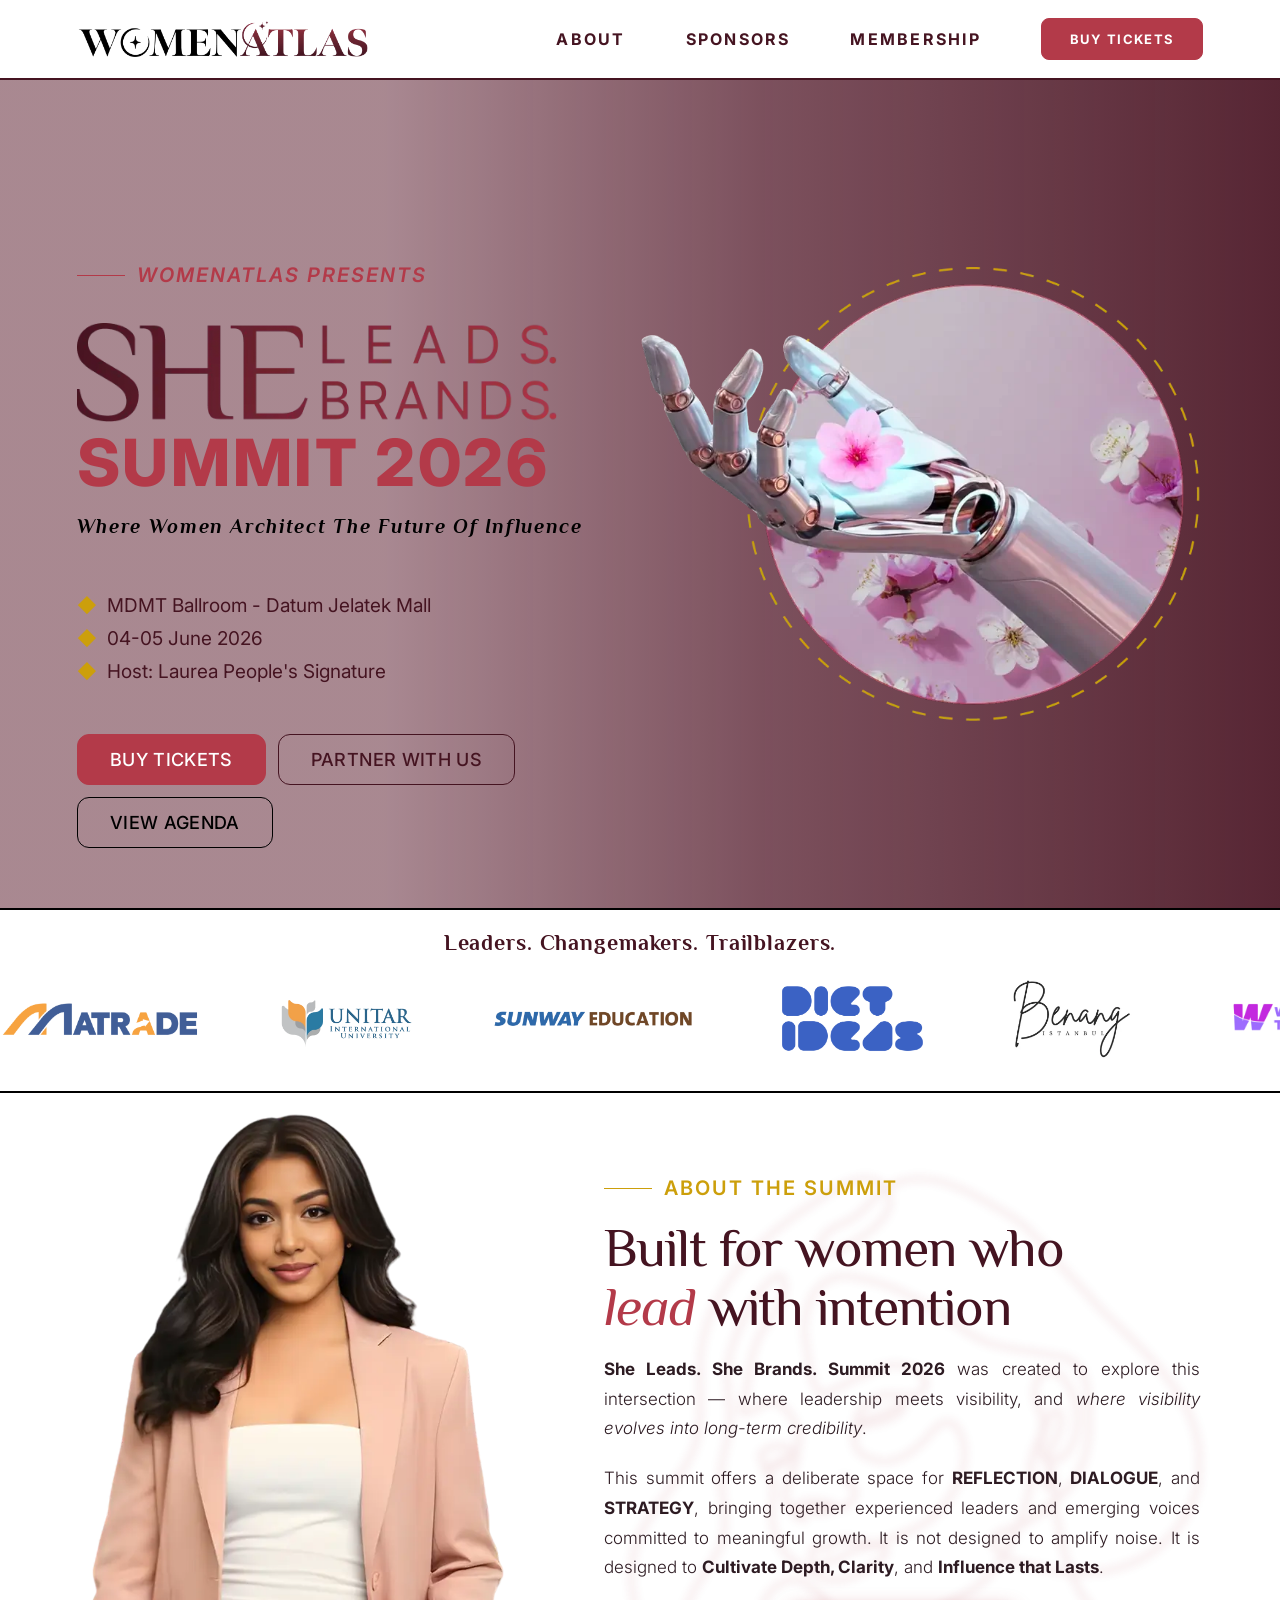
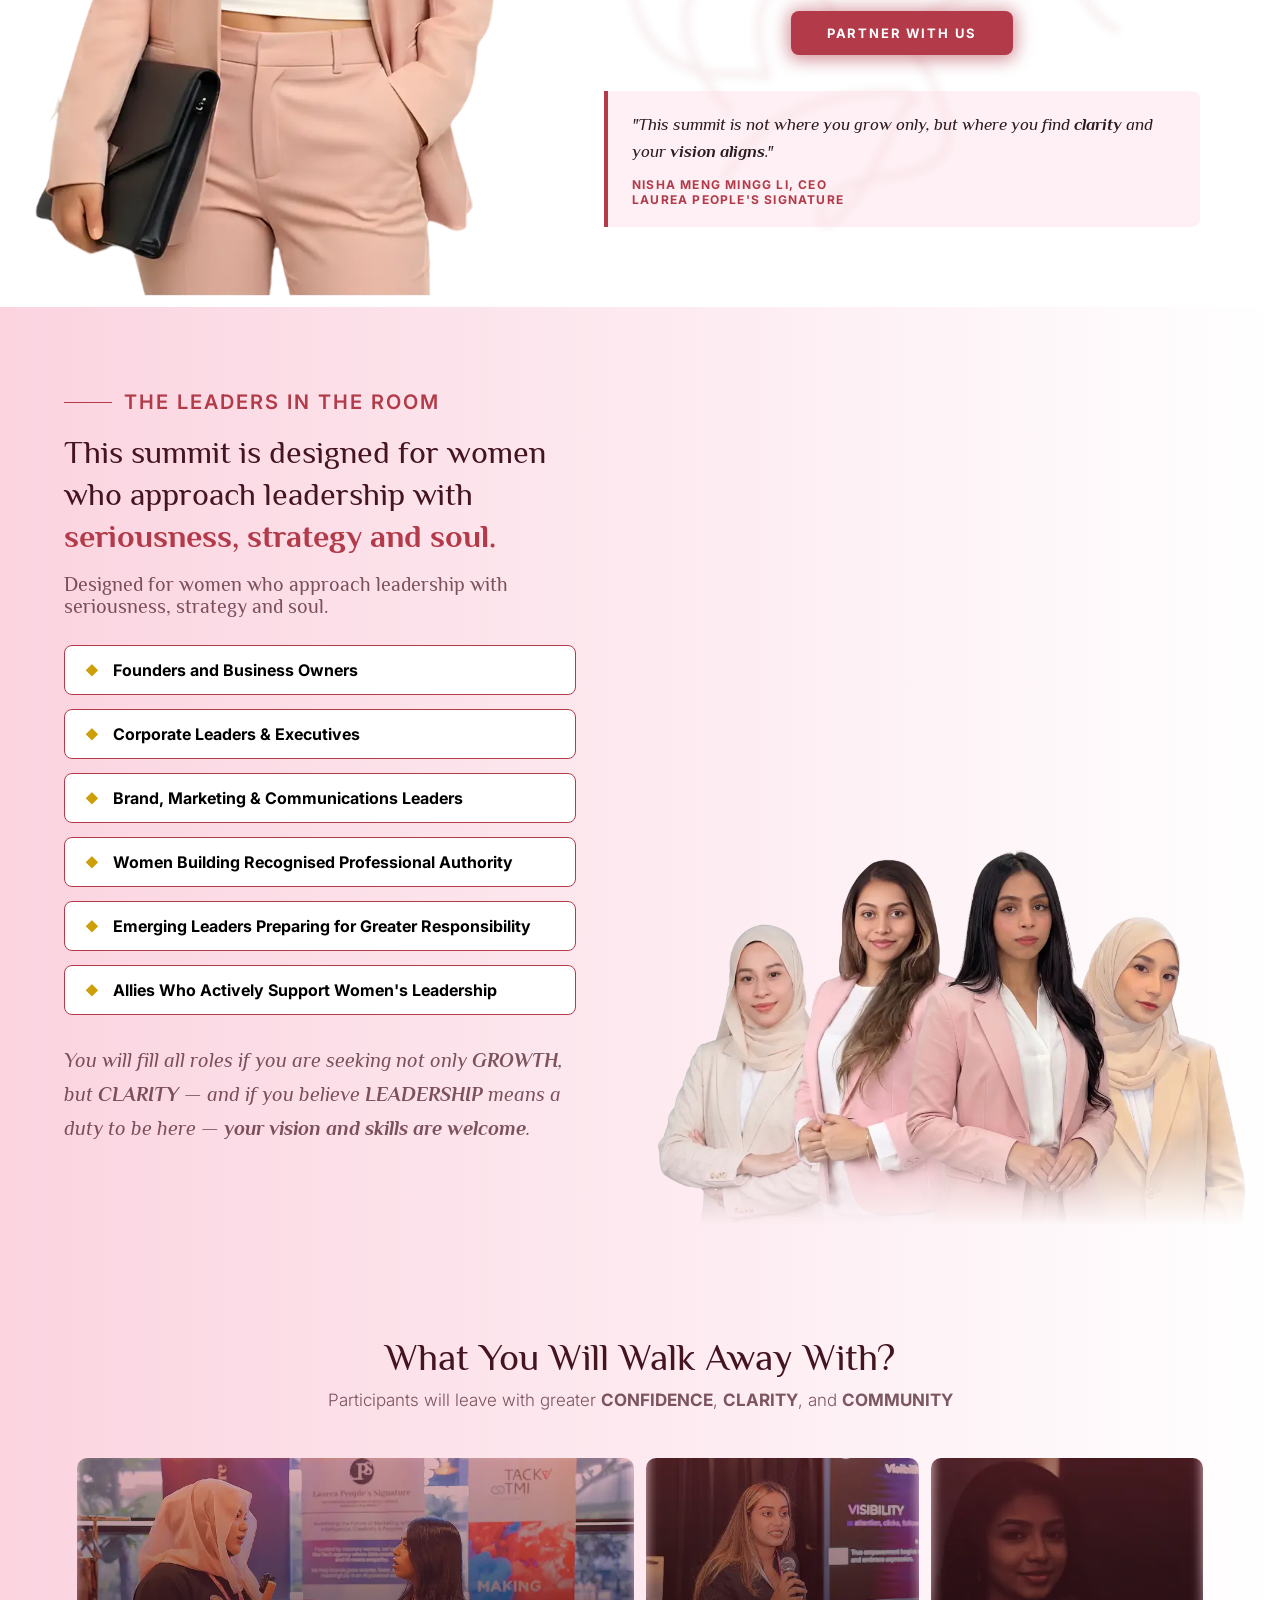
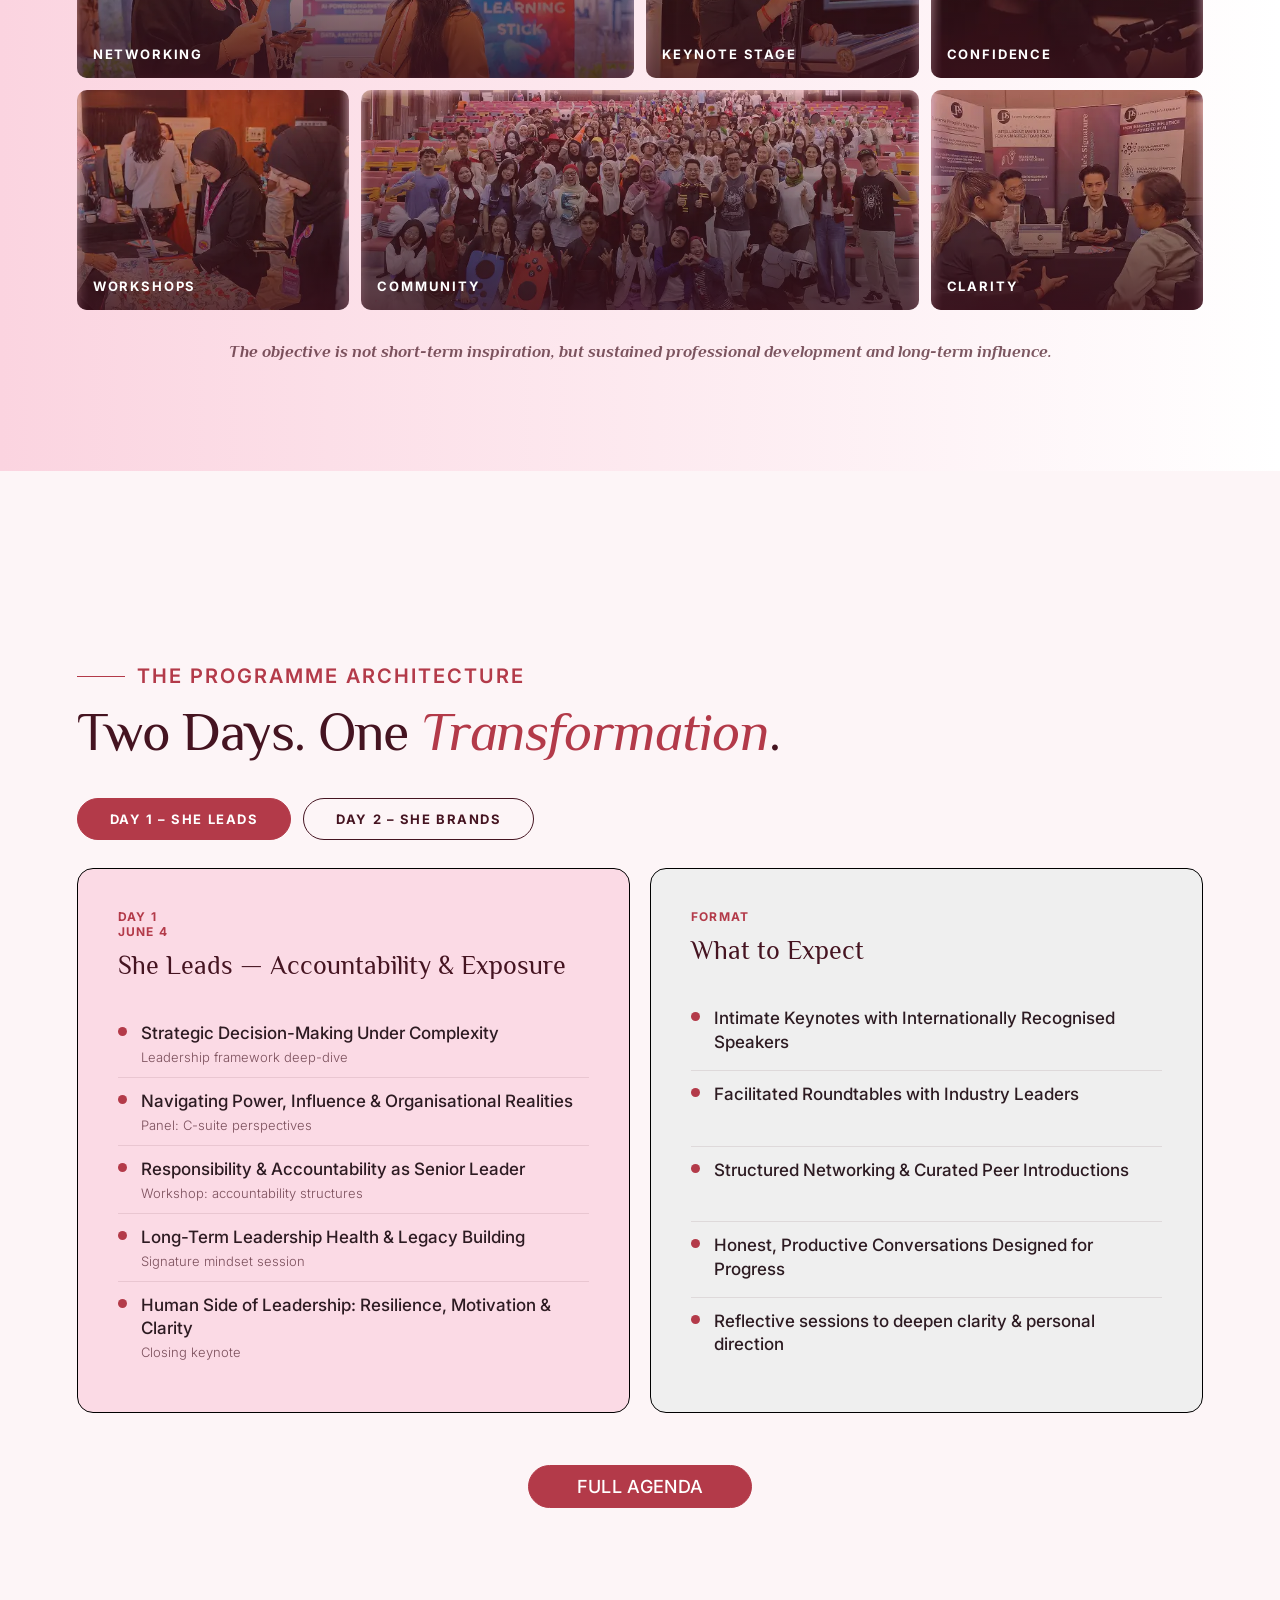
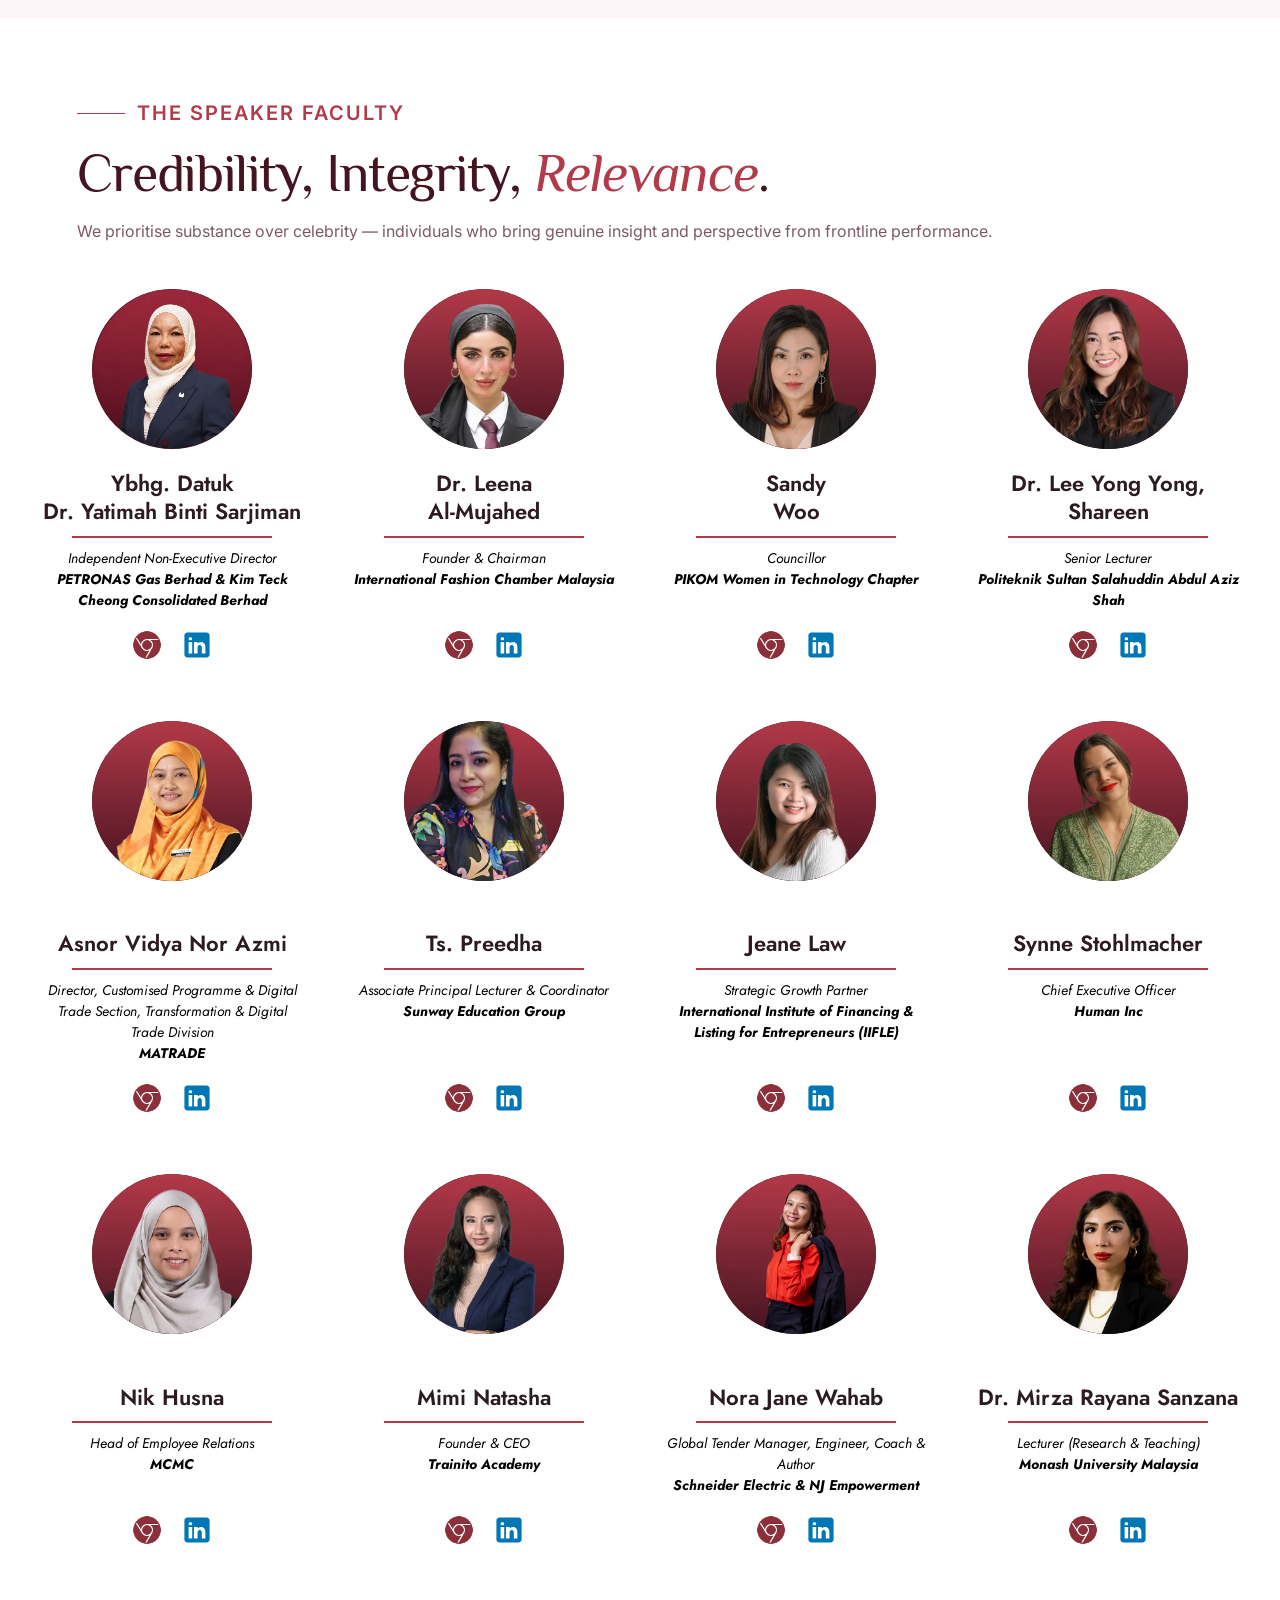
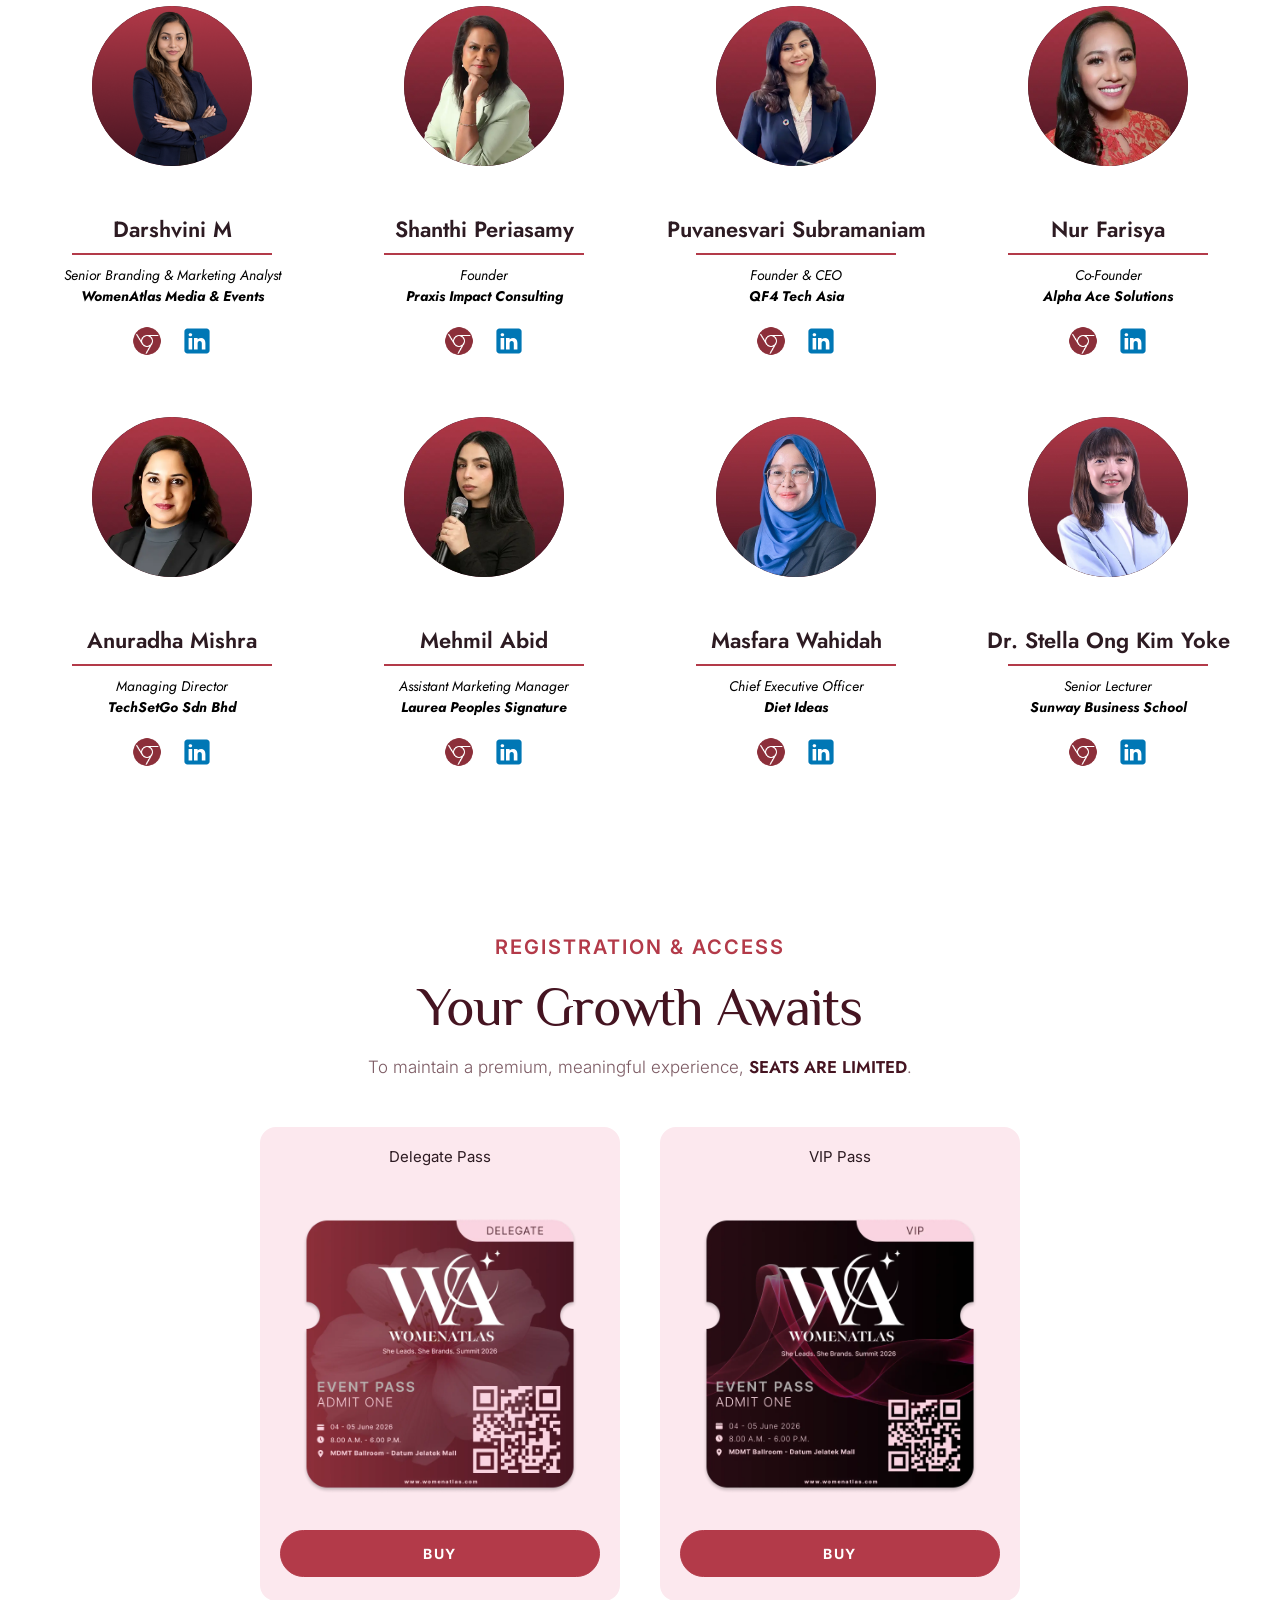
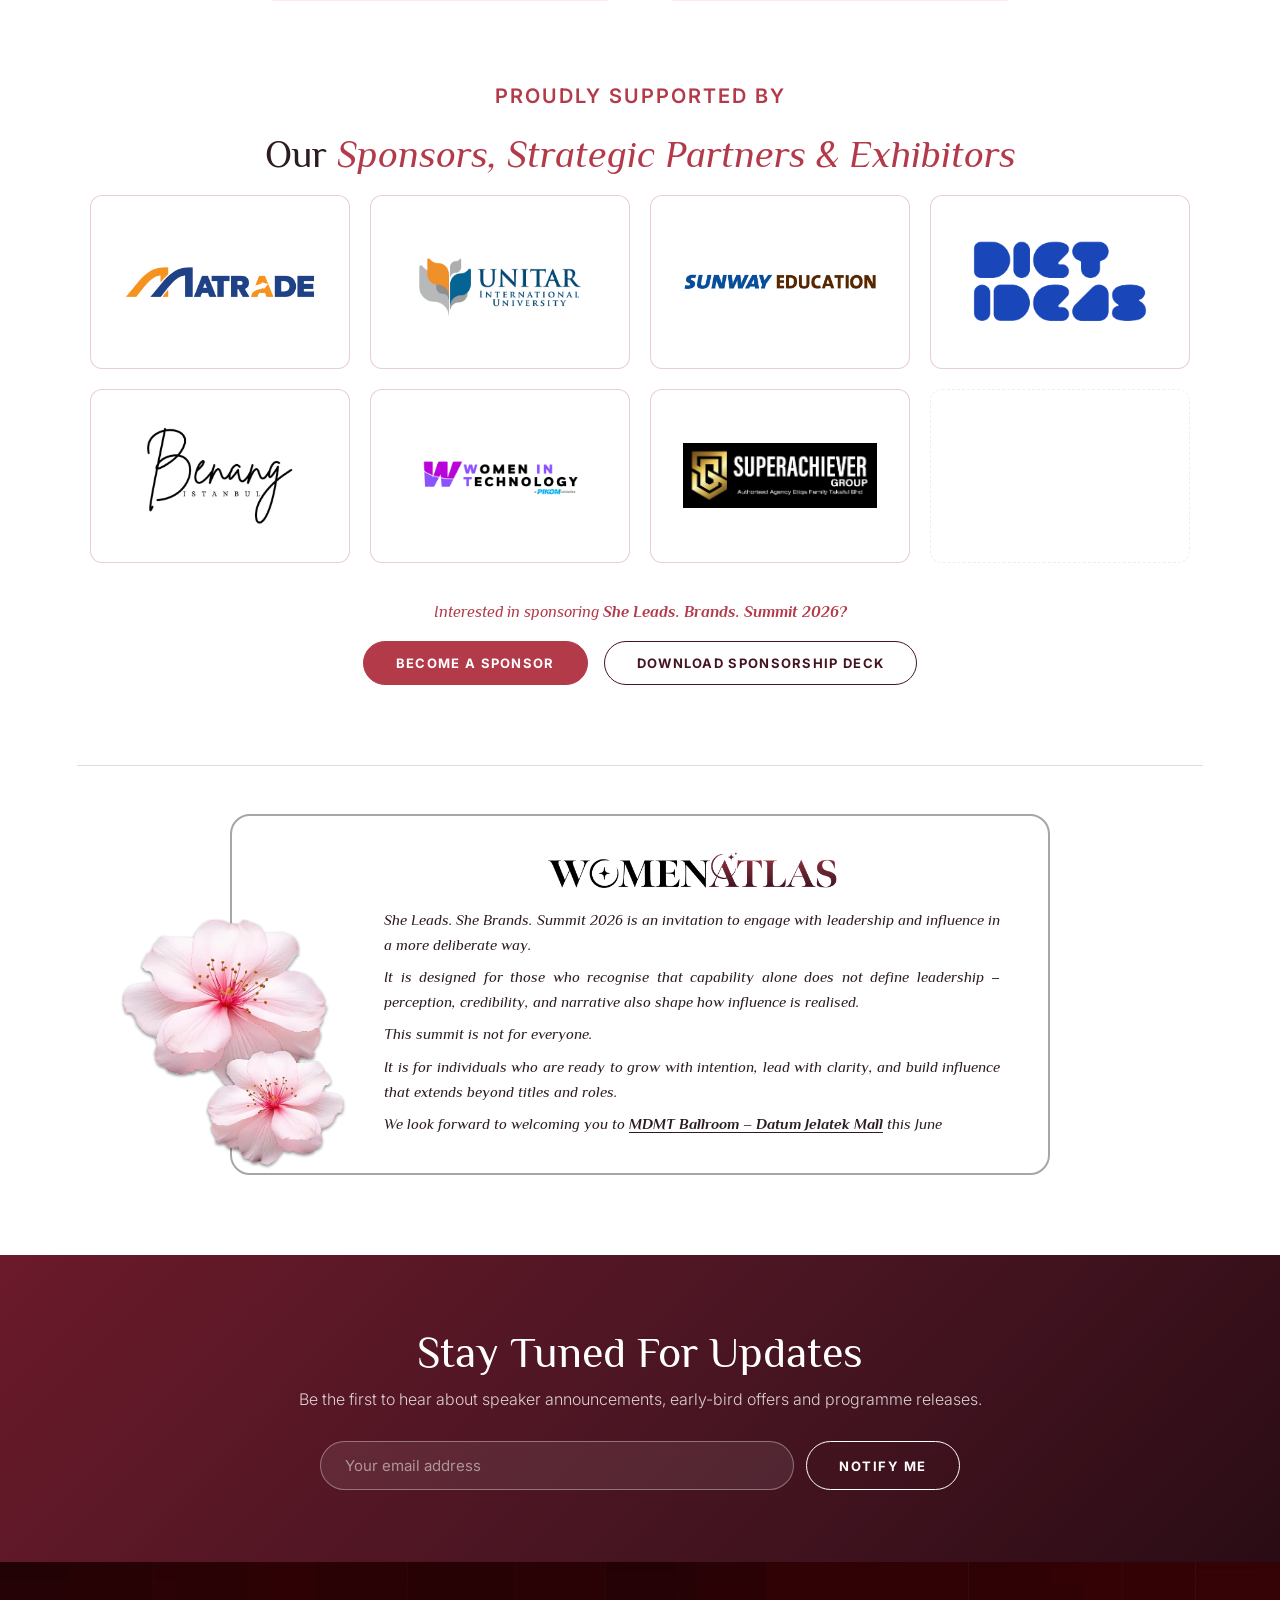
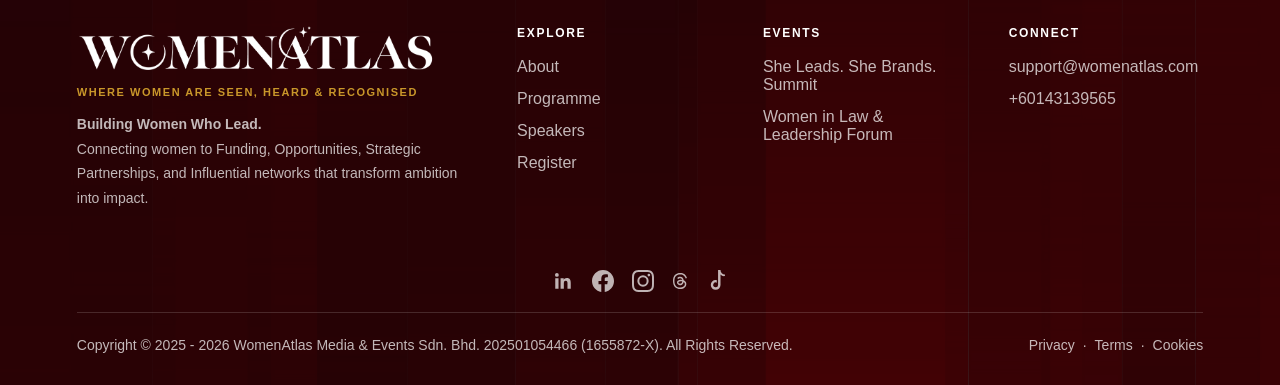
<file: summit.html>
<!DOCTYPE html>
<html lang="en">
<head>
<meta charset="utf-8" />
<meta name="viewport" content="width=device-width, initial-scale=1" />
<title>She Leads. Brands. Summit 2026 — WomenAtlas</title>
<meta name="description" content="Where Women Architect the Future of Influence. 04–05 June 2026, MDMT Ballroom, Datum Jelatek Mall." />
<link rel="preconnect" href="https://fonts.googleapis.com" />
<link rel="preconnect" href="https://fonts.gstatic.com" crossorigin />
<link href="https://fonts.googleapis.com/css2?family=Philosopher:ital,wght@0,400;0,700;1,400&family=Inter:ital,wght@0,300;0,400;0,500;0,600;0,700;1,400&family=Cormorant+Garamond:ital,wght@1,500;1,600&family=Playfair+Display:wght@400;600&family=Jost:ital,wght@0,400;0,700;1,400;1,700&display=swap" rel="stylesheet" />
<link rel="stylesheet" href="styles-summit.css" />
<link rel="stylesheet" href="footer-main.css" />
</head>
<body>

<!-- ───────── NAV ───────── -->
<header class="nav" id="nav">
  <div class="nav__inner">
    <a href="homepage.html" class="nav__logo"><img src="assets/wa-logo.webp" alt="WomenAtlas" /></a>
    <nav class="nav__links" aria-label="Primary">
      <a href="#about">About</a>
      <a href="#partners">Sponsors</a>
      <a href="#tickets">Membership</a>
    </nav>
    <a href="#tickets" class="btn btn--primary nav__cta">Buy Tickets</a>
    <button class="nav__burger" id="burger" aria-label="Menu" aria-expanded="false">
      <span></span><span></span><span></span>
    </button>
  </div>
</header>

<main id="top">

<!-- ───────── HERO ───────── -->
<section class="hero">
  <div class="hero__video">
    <iframe src="https://player.vimeo.com/video/1160093262?background=1&autoplay=1&loop=1&muted=1&playsinline=1&controls=0" frameborder="0" allow="autoplay; fullscreen" allowfullscreen></iframe>
  </div>
  <div class="hero__bg"></div>
  <div class="hero__grid">
    <div class="hero__copy">
      <div class="eyebrow eyebrow--rose hero__eyebrow"><span class="rule"></span><em>WomenAtlas Presents</em></div>
      <h1 class="hero__lockup">
        <img src="assets/sheleads.webp" alt="She Leads. Brands." class="hero__sheleads" />
        <span class="hero__year">SUMMIT 2026</span>
      </h1>
      <p class="hero__tag"><em>Where Women Architect The Future Of Influence</em></p>
      <ul class="meta">
        <li><span class="meta__dot">◆</span>MDMT Ballroom - Datum Jelatek Mall</li>
        <li><span class="meta__dot">◆</span>04-05 June 2026</li>
        <li><span class="meta__dot">◆</span>Host: Laurea People's Signature</li>
      </ul>
      <div class="hero__actions">
        <a href="#tickets" class="btn btn--primary">BUY TICKETS</a>
        <a href="#partners" class="btn btn--outline">PARTNER WITH US</a>
        <a href="#programme" class="btn btn--ghost">VIEW AGENDA</a>
      </div>
    </div>
    <div class="hero__art">
      <img src="assets/hero-hand.webp" alt="Chrome hand cradling a cherry blossom" />
    </div>
  </div>
</section>

<!-- ───────── PARTNERS CAROUSEL ───────── -->
<div class="partners-carousel-wrap">
  <p class="partners-carousel-label">Leaders. Changemakers. Trailblazers.</p>
  <div class="partners-track">
    <div class="partners-slide"><img src="assets/matrade.webp" alt="Matrade"></div>
    <div class="partners-slide"><img src="assets/unitar.webp" alt="Unitar"></div>
    <div class="partners-slide"><img src="assets/sunway.webp" alt="Sunway Education"></div>
    <div class="partners-slide"><img src="assets/diets.webp" alt="Diets"></div>
    <div class="partners-slide"><img src="assets/benang.webp" alt="Benang"></div>
    <div class="partners-slide"><img src="assets/wit.webp" alt="WIT"></div>
    <div class="partners-slide"><img src="assets/superachiever.webp" alt="SuperAchiever"></div>
    <!-- duplicates for seamless loop -->
    <div class="partners-slide"><img src="assets/matrade.webp" alt="Matrade"></div>
    <div class="partners-slide"><img src="assets/unitar.webp" alt="Unitar"></div>
    <div class="partners-slide"><img src="assets/sunway.webp" alt="Sunway Education"></div>
    <div class="partners-slide"><img src="assets/diets.webp" alt="Diets"></div>
    <div class="partners-slide"><img src="assets/benang.webp" alt="Benang"></div>
    <div class="partners-slide"><img src="assets/wit.webp" alt="WIT"></div>
    <div class="partners-slide"><img src="assets/superachiever.webp" alt="SuperAchiever"></div>
  </div>
</div>

<!-- ───────── ABOUT ───────── -->
<section class="section about-section" id="about">
  <div class="about__grid">
    <div class="about__art"><img src="assets/ceo.webp" alt="About the Summit" /></div>
    <div class="about__body">
      <div class="eyebrow eyebrow--gold"><span class="rule"></span>About the Summit</div>
      <h2 class="display">Built for women who <em>lead</em> with intention</h2>
      <p class="about__p"><strong>She Leads. She Brands. Summit 2026</strong> was created to explore this intersection — where leadership meets visibility, and <em>where visibility evolves into long-term credibility</em>.</p>
      <p class="about__p">This summit offers a deliberate space for <strong>REFLECTION</strong>, <strong>DIALOGUE</strong>, and <strong>STRATEGY</strong>, bringing together experienced leaders and emerging voices committed to meaningful growth. It is not designed to amplify noise. It is designed to <strong>Cultivate Depth, Clarity</strong>, and <strong>Influence that Lasts</strong>.</p>
      <div class="about__cta-wrap">
        <a href="#partners" class="btn about__cta-btn">PARTNER WITH US</a>
      </div>
      <figure class="about__quote">
        <blockquote><em>"This summit is not where you grow only, but where you find <strong>clarity</strong> and your <strong>vision aligns</strong>."</em></blockquote>
        <figcaption>NISHA MENG MINGG LI, CEO<br>LAUREA PEOPLE'S SIGNATURE</figcaption>
      </figure>
    </div>
  </div>
</section>

<!-- ───────── AUDIENCE ───────── -->
<section class="section audience-section" id="audience">
  <div class="audience__grid">
    <div class="audience__left">
      <div class="eyebrow eyebrow--rose"><span class="rule"></span>The Leaders in the Room</div>
      <h2 class="audience__h2">This summit is designed for women who approach leadership with <strong style="color:#B33A49;">seriousness, strategy and soul.</strong></h2>
      <p class="audience__sub">Designed for women who approach leadership with seriousness, strategy and soul.</p>
      <ul class="audience__list">
        <li><span class="audience__dot">◆</span>Founders and Business Owners</li>
        <li><span class="audience__dot">◆</span>Corporate Leaders &amp; Executives</li>
        <li><span class="audience__dot">◆</span>Brand, Marketing &amp; Communications Leaders</li>
        <li><span class="audience__dot">◆</span>Women Building Recognised Professional Authority</li>
        <li><span class="audience__dot">◆</span>Emerging Leaders Preparing for Greater Responsibility</li>
        <li><span class="audience__dot">◆</span>Allies Who Actively Support Women's Leadership</li>
      </ul>
      <p class="audience__note"><em>You will fill all roles if you are seeking not only <strong>GROWTH</strong>, but <strong>CLARITY</strong> — and if you believe <strong>LEADERSHIP</strong> means a duty to be here — <strong>your vision and skills are welcome</strong>.</em></p>
    </div>
    <div class="audience__right">
      <img src="assets/mask-group.webp" alt="Women leaders" />
    </div>
  </div>
</section>

<!-- ───────── DELIVERS ───────── -->
<section class="section delivers-section" id="delivers">
  <div class="delivers-inner">
    <h2 class="delivers__h2">What You Will Walk Away With?</h2>
    <p class="delivers__sub">Participants will leave with greater <strong>CONFIDENCE</strong>, <strong>CLARITY</strong>, and <strong>COMMUNITY</strong></p>
    <div class="delivers__mosaic">
      <div class="delivers__card delivers__card--wide" style="background-image:url('assets/networking.webp')">
        <span class="delivers__label">NETWORKING</span>
      </div>
      <div class="delivers__card" style="background-image:url('assets/keynote.webp')">
        <span class="delivers__label">KEYNOTE STAGE</span>
      </div>
      <div class="delivers__card" style="background-image:url('assets/confidence.webp')">
        <span class="delivers__label">CONFIDENCE</span>
      </div>
      <div class="delivers__card" style="background-image:url('assets/workshops.webp')">
        <span class="delivers__label">WORKSHOPS</span>
      </div>
      <div class="delivers__card delivers__card--wide" style="background-image:url('assets/community.webp')">
        <span class="delivers__label">COMMUNITY</span>
      </div>
      <div class="delivers__card" style="background-image:url('assets/clarity.webp')">
        <span class="delivers__label">CLARITY</span>
      </div>
    </div>
    <p class="delivers__note"><em>The objective is not short-term inspiration, but sustained professional development and long-term influence.</em></p>
  </div>
</section>

<!-- ───────── PROGRAMME ───────── -->
<section class="section section--cream" id="programme">
  <div class="she-prog-head">
    <div class="eyebrow eyebrow--rose"><span class="rule"></span>The Programme Architecture</div>
    <h2 class="display">Two Days. One <em>Transformation</em>.</h2>
  </div>

    <div class="she-tabs-wrap">
      <div class="she-tabs-btns">
        <button class="she-tab-btn active" onclick="sheTab(1)">DAY 1 – SHE LEADS</button>
        <button class="she-tab-btn" onclick="sheTab(2)">DAY 2 – SHE BRANDS</button>
      </div>

      <div class="she-panel active" id="she-panel-1">
        <div class="she-card-left">
          <p class="she-eyebrow"><b>Day 1</b><br>June 4</p>
          <h3 class="she-card-title">She Leads — Accountability &amp; Exposure</h3>
          <div class="she-items-wrap">
            <div class="she-item"><div class="she-dot"></div><div><div class="she-item-main">Strategic Decision-Making Under Complexity</div><div class="she-item-sub">Leadership framework deep-dive</div></div></div>
            <div class="she-item"><div class="she-dot"></div><div><div class="she-item-main">Navigating Power, Influence &amp; Organisational Realities</div><div class="she-item-sub">Panel: C-suite perspectives</div></div></div>
            <div class="she-item"><div class="she-dot"></div><div><div class="she-item-main">Responsibility &amp; Accountability as Senior Leader</div><div class="she-item-sub">Workshop: accountability structures</div></div></div>
            <div class="she-item"><div class="she-dot"></div><div><div class="she-item-main">Long-Term Leadership Health &amp; Legacy Building</div><div class="she-item-sub">Signature mindset session</div></div></div>
            <div class="she-item"><div class="she-dot"></div><div><div class="she-item-main">Human Side of Leadership: Resilience, Motivation &amp; Clarity</div><div class="she-item-sub">Closing keynote</div></div></div>
          </div>
        </div>
        <div class="she-card-right">
          <p class="she-format-label">Format</p>
          <h3 class="she-card-title">What to Expect</h3>
          <div class="she-items-wrap">
            <div class="she-item"><div class="she-dot"></div><div><div class="she-item-main">Intimate Keynotes with Internationally Recognised Speakers</div></div></div>
            <div class="she-item"><div class="she-dot"></div><div><div class="she-item-main">Facilitated Roundtables with Industry Leaders</div></div></div>
            <div class="she-item"><div class="she-dot"></div><div><div class="she-item-main">Structured Networking &amp; Curated Peer Introductions</div></div></div>
            <div class="she-item"><div class="she-dot"></div><div><div class="she-item-main">Honest, Productive Conversations Designed for Progress</div></div></div>
            <div class="she-item"><div class="she-dot"></div><div><div class="she-item-main">Reflective sessions to deepen clarity &amp; personal direction</div></div></div>
          </div>
        </div>
      </div>

      <div class="she-panel" id="she-panel-2">
        <div class="she-card-left">
          <p class="she-eyebrow"><b>Day 2</b><br>June 5</p>
          <h3 class="she-card-title">She Brands — Strategy &amp; Influence</h3>
          <div class="she-items-wrap">
            <div class="she-item"><div class="she-dot"></div><div><div class="she-item-main">Personal Branding as a Competitive Advantage</div><div class="she-item-sub">Positioning masterclass</div></div></div>
            <div class="she-item"><div class="she-dot"></div><div><div class="she-item-main">Positioning Beyond Job Titles &amp; Being Easily Found</div><div class="she-item-sub">Digital presence audit</div></div></div>
            <div class="she-item"><div class="she-dot"></div><div><div class="she-item-main">Translating Expertise into Recognised Authority</div><div class="she-item-sub">Thought leadership workshop</div></div></div>
            <div class="she-item"><div class="she-dot"></div><div><div class="she-item-main">Strategy Insight with Practical Application</div><div class="she-item-sub">Brand sprint session</div></div></div>
            <div class="she-item"><div class="she-dot"></div><div><div class="she-item-main">Communicate your Value Beyond Corporate Walls</div><div class="she-item-sub">External visibility panel</div></div></div>
          </div>
        </div>
        <div class="she-card-right">
          <p class="she-format-label">Format</p>
          <h3 class="she-card-title">Workshops &amp; Masterclasses</h3>
          <div class="she-items-wrap">
            <div class="she-item"><div class="she-dot"></div><div><div class="she-item-main">Hands-on Brand Positioning Sprint</div></div></div>
            <div class="she-item"><div class="she-dot"></div><div><div class="she-item-main">Media Training &amp; Visibility Clinic</div></div></div>
            <div class="she-item"><div class="she-dot"></div><div><div class="she-item-main">One-to-One Mentoring Pods with Faculty Speakers</div></div></div>
            <div class="she-item"><div class="she-dot"></div><div><div class="she-item-main">Closing Gala — Celebration &amp; Commitment Evening</div></div></div>
            <div class="she-item"><div class="she-dot"></div><div><div class="she-item-main">Live Brand Audit &amp; Peer Feedback Workshop</div></div></div>
          </div>
        </div>
      </div>
    </div>

    <div class="she-agenda-cta">
      <a href="#" class="btn btn--primary">FULL AGENDA</a>
    </div>

</section>

<!-- ───────── SPEAKERS ───────── -->
<section class="section spk-section" id="speakers">
  <div class="spk-head">
    <div class="eyebrow eyebrow--rose"><span class="rule"></span>The Speaker Faculty</div>
    <h2 class="display">Credibility, Integrity, <em>Relevance</em>.</h2>
    <p class="spk-sub">We prioritise substance over celebrity — individuals who bring genuine insight and perspective from frontline performance.</p>
  </div>
  <div class="spk-grid">

    <div class="spk-card">
      <div class="spk-avatar"><img src="assets/spk-yatimah.webp" alt="Ybhg. Datuk Dr. Yatimah Binti Sarjiman" /></div>
      <div class="spk-name">Ybhg. Datuk<br>Dr. Yatimah Binti Sarjiman</div>
      <div class="spk-divider"></div>
      <div class="spk-info">Independent Non-Executive Director<br><strong>PETRONAS Gas Berhad &amp; Kim Teck Cheong Consolidated Berhad</strong></div>
      <div class="spk-links"><a href="#" aria-label="Website"><img src="[data-uri]" alt="Chrome" width="18" height="18" /></a><a href="#" aria-label="LinkedIn"><img src="assets/linkedin-blue.svg" alt="LinkedIn" width="40" height="40" /></a></div>
    </div>

    <div class="spk-card">
      <div class="spk-avatar"><img src="assets/spk-leena.webp" alt="Dr. Leena Al-Mujahed" /></div>
      <div class="spk-name">Dr. Leena<br>Al-Mujahed</div>
      <div class="spk-divider"></div>
      <div class="spk-info">Founder &amp; Chairman<br><strong>International Fashion Chamber Malaysia</strong></div>
      <div class="spk-links"><a href="#" aria-label="Website"><img src="[data-uri]" alt="Chrome" width="18" height="18" /></a><a href="https://www.linkedin.com/in/dr-leena-al-mujahed-559b65162/" aria-label="LinkedIn"><img src="assets/linkedin-blue.svg" alt="LinkedIn" width="40" height="40" /></a></div>
    </div>

    <div class="spk-card">
      <div class="spk-avatar"><img src="assets/spk-sandy.webp" alt="Sandy Woo" /></div>
      <div class="spk-name">Sandy<br>Woo</div>
      <div class="spk-divider"></div>
      <div class="spk-info">Councillor<br><strong>PIKOM Women in Technology Chapter</strong></div>
      <div class="spk-links"><a href="#" aria-label="Website"><img src="[data-uri]" alt="Chrome" width="18" height="18" /></a><a href="#" aria-label="LinkedIn"><img src="assets/linkedin-blue.svg" alt="LinkedIn" width="40" height="40" /></a></div>
    </div>

    <div class="spk-card">
      <div class="spk-avatar"><img src="assets/spk-lee.webp" alt="Dr. Lee Yong Yong, Shareen" /></div>
      <div class="spk-name">Dr. Lee Yong Yong,<br>Shareen</div>
      <div class="spk-divider"></div>
      <div class="spk-info">Senior Lecturer<br><strong>Politeknik Sultan Salahuddin Abdul Aziz Shah</strong></div>
      <div class="spk-links"><a href="psa.mypolycc.edu.my" aria-label="Website"><img src="[data-uri]" alt="Chrome" width="18" height="18" /></a><a href="https://www.linkedin.com/in/shareenyongs/" aria-label="LinkedIn"><img src="assets/linkedin-blue.svg" alt="LinkedIn" width="40" height="40" /></a></div>
    </div>

    <div class="spk-card">
      <div class="spk-avatar"><img src="assets/spk-asnor.webp" alt="Asnor Vidya Nor Azmi" /></div>
      <div class="spk-name">Asnor Vidya Nor Azmi</div>
      <div class="spk-divider"></div>
      <div class="spk-info">Director, Customised Programme &amp; Digital Trade Section, Transformation &amp; Digital Trade Division<br><strong>MATRADE</strong></div>
      <div class="spk-links"><a href="#" aria-label="Website"><img src="[data-uri]" alt="Chrome" width="18" height="18" /></a><a href="https://www.linkedin.com/in/asnor-azmi-a86744107/" aria-label="LinkedIn"><img src="assets/linkedin-blue.svg" alt="LinkedIn" width="40" height="40" /></a></div>
    </div>

    <div class="spk-card">
      <div class="spk-avatar"><img src="assets/spk-preedha.webp" alt="Ts. Preedha" /></div>
      <div class="spk-name">Ts. Preedha</div>
      <div class="spk-divider"></div>
      <div class="spk-info">Associate Principal Lecturer &amp; Coordinator<br><strong>Sunway Education Group</strong></div>
      <div class="spk-links"><a href="#" aria-label="Website"><img src="[data-uri]" alt="Chrome" width="18" height="18" /></a><a href="https://www.linkedin.com/in/ts-preedha-govind-66828522/" aria-label="LinkedIn"><img src="assets/linkedin-blue.svg" alt="LinkedIn" width="40" height="40" /></a></div>
    </div>

    <div class="spk-card">
      <div class="spk-avatar"><img src="assets/spk-jeane.webp" alt="Jeane Law" /></div>
      <div class="spk-name">Jeane Law</div>
      <div class="spk-divider"></div>
      <div class="spk-info">Strategic Growth Partner<br><strong>International Institute of Financing &amp; Listing for Entrepreneurs (IIFLE)</strong></div>
      <div class="spk-links"><a href="#" aria-label="Website"><img src="[data-uri]" alt="Chrome" width="18" height="18" /></a><a href="https://www.linkedin.com/in/jeanelaw/" aria-label="LinkedIn"><img src="assets/linkedin-blue.svg" alt="LinkedIn" width="40" height="40" /></a></div>
    </div>

    <div class="spk-card">
      <div class="spk-avatar"><img src="assets/spk-synne.webp" alt="Synne Stohlmacher" /></div>
      <div class="spk-name">Synne Stohlmacher</div>
      <div class="spk-divider"></div>
      <div class="spk-info">Chief Executive Officer<br><strong>Human Inc</strong></div>
      <div class="spk-links"><a href="#" aria-label="Website"><img src="[data-uri]" alt="Chrome" width="18" height="18" /></a><a href="https://www.linkedin.com/in/synnesto/" aria-label="LinkedIn"><img src="assets/linkedin-blue.svg" alt="LinkedIn" width="40" height="40" /></a></div>
    </div>

    <div class="spk-card">
      <div class="spk-avatar"><img src="assets/spk-nikhusna.webp" alt="Nik Husna" /></div>
      <div class="spk-name">Nik Husna</div>
      <div class="spk-divider"></div>
      <div class="spk-info">Head of Employee Relations<br><strong>MCMC</strong></div>
      <div class="spk-links"><a href="#" aria-label="Website"><img src="[data-uri]" alt="Chrome" width="18" height="18" /></a><a href="https://www.linkedin.com/in/nik-husna-71283818a/" aria-label="LinkedIn"><img src="assets/linkedin-blue.svg" alt="LinkedIn" width="40" height="40" /></a></div>
    </div>

    <div class="spk-card">
      <div class="spk-avatar"><img src="assets/spk-miminatasha.webp" alt="Mimi Natasha" /></div>
      <div class="spk-name">Mimi Natasha</div>
      <div class="spk-divider"></div>
      <div class="spk-info">Founder &amp; CEO<br><strong>Trainito Academy</strong></div>
      <div class="spk-links"><a href="#" aria-label="Website"><img src="[data-uri]" alt="Chrome" width="18" height="18" /></a><a href="https://www.linkedin.com/in/asha-mohd/" aria-label="LinkedIn"><img src="assets/linkedin-blue.svg" alt="LinkedIn" width="40" height="40" /></a></div>
    </div>

    <div class="spk-card">
      <div class="spk-avatar"><img src="assets/spk-norajane.webp" alt="Nora Jane Wahab" /></div>
      <div class="spk-name">Nora Jane Wahab</div>
      <div class="spk-divider"></div>
      <div class="spk-info">Global Tender Manager, Engineer, Coach &amp; Author<br><strong>Schneider Electric &amp; NJ Empowerment</strong></div>
      <div class="spk-links"><a href="#" aria-label="Website"><img src="[data-uri]" alt="Chrome" width="18" height="18" /></a><a href="#" aria-label="LinkedIn"><img src="assets/linkedin-blue.svg" alt="LinkedIn" width="40" height="40" /></a></div>
    </div>

    <div class="spk-card">
      <div class="spk-avatar"><img src="assets/spk-mirza.webp" alt="Dr. Mirza Rayana Sanzana" /></div>
      <div class="spk-name">Dr. Mirza Rayana Sanzana</div>
      <div class="spk-divider"></div>
      <div class="spk-info">Lecturer (Research &amp; Teaching)<br><strong>Monash University Malaysia</strong></div>
      <div class="spk-links"><a href="#" aria-label="Website"><img src="[data-uri]" alt="Chrome" width="18" height="18" /></a><a href="#" aria-label="LinkedIn"><img src="assets/linkedin-blue.svg" alt="LinkedIn" width="40" height="40" /></a></div>
    </div>

    <div class="spk-card">
      <div class="spk-avatar"><img src="assets/spk-darshvini.webp" alt="Darshvini M" /></div>
      <div class="spk-name">Darshvini M</div>
      <div class="spk-divider"></div>
      <div class="spk-info">Senior Branding &amp; Marketing Analyst<br><strong>WomenAtlas Media &amp; Events</strong></div>
      <div class="spk-links"><a href="#" aria-label="Website"><img src="[data-uri]" alt="Chrome" width="18" height="18" /></a><a href="https://www.linkedin.com/in/darshvini-malar-0a56b3224/" aria-label="LinkedIn"><img src="assets/linkedin-blue.svg" alt="LinkedIn" width="40" height="40" /></a></div>
    </div>

    <div class="spk-card">
      <div class="spk-avatar"><img src="assets/spk-shanti.webp" alt="Shanthi Periasamy" /></div>
      <div class="spk-name">Shanthi Periasamy</div>
      <div class="spk-divider"></div>
      <div class="spk-info">Founder<br><strong>Praxis Impact Consulting</strong></div>
      <div class="spk-links"><a href="#" aria-label="Website"><img src="[data-uri]" alt="Chrome" width="18" height="18" /></a><a href="https://www.linkedin.com/in/shanthi-periasamy-3a1b24135/" aria-label="LinkedIn"><img src="assets/linkedin-blue.svg" alt="LinkedIn" width="40" height="40" /></a></div>
    </div>

    <div class="spk-card">
      <div class="spk-avatar"><img src="assets/spk-puvanesvari.webp" alt="Puvanesvari Subramaniam" /></div>
      <div class="spk-name">Puvanesvari Subramaniam</div>
      <div class="spk-divider"></div>
      <div class="spk-info">Founder &amp; CEO<br><strong>QF4 Tech Asia</strong></div>
      <div class="spk-links"><a href="#" aria-label="Website"><img src="[data-uri]" alt="Chrome" width="18" height="18" /></a><a href="https://www.linkedin.com/in/coachbuvna/" aria-label="LinkedIn"><img src="assets/linkedin-blue.svg" alt="LinkedIn" width="40" height="40" /></a></div>
    </div>

    <div class="spk-card">
      <div class="spk-avatar"><img src="assets/spk-nurfarisya.webp" alt="Nur Farisya" /></div>
      <div class="spk-name">Nur Farisya</div>
      <div class="spk-divider"></div>
      <div class="spk-info">Co-Founder<br><strong>Alpha Ace Solutions</strong></div>
      <div class="spk-links"><a href="#" aria-label="Website"><img src="[data-uri]" alt="Chrome" width="18" height="18" /></a><a href="https://www.linkedin.com/in/nurfarisyaabdulshukor/" aria-label="LinkedIn"><img src="assets/linkedin-blue.svg" alt="LinkedIn" width="40" height="40" /></a></div>
    </div>

    <div class="spk-card">
      <div class="spk-avatar"><img src="assets/spk-anuradha.webp" alt="Anuradha Mishra" /></div>
      <div class="spk-name">Anuradha Mishra</div>
      <div class="spk-divider"></div>
      <div class="spk-info">Managing Director<br><strong>TechSetGo Sdn Bhd</strong></div>
      <div class="spk-links"><a href="#" aria-label="Website"><img src="[data-uri]" alt="Chrome" width="18" height="18" /></a><a href="https://www.linkedin.com/in/anuradha-mishra10/" aria-label="LinkedIn"><img src="assets/linkedin-blue.svg" alt="LinkedIn" width="40" height="40" /></a></div>
    </div>

    <div class="spk-card">
      <div class="spk-avatar"><img src="assets/spk-mehmil.webp" alt="Mehmil Abid" /></div>
      <div class="spk-name">Mehmil Abid</div>
      <div class="spk-divider"></div>
      <div class="spk-info">Assistant Marketing Manager<br><strong>Laurea Peoples Signature</strong></div>
      <div class="spk-links"><a href="#" aria-label="Website"><img src="[data-uri]" alt="Chrome" width="18" height="18" /></a><a href="https://www.linkedin.com/in/mehmil-abid-00a042373/" aria-label="LinkedIn"><img src="assets/linkedin-blue.svg" alt="LinkedIn" width="40" height="40" /></a></div>
    </div>

    <div class="spk-card">
      <div class="spk-avatar"><img src="assets/spk-masfara.webp" alt="Masfara Wahidah" /></div>
      <div class="spk-name">Masfara Wahidah</div>
      <div class="spk-divider"></div>
      <div class="spk-info">Chief Executive Officer<br><strong>Diet Ideas</strong></div>
      <div class="spk-links"><a href="#" aria-label="Website"><img src="[data-uri]" alt="Chrome" width="18" height="18" /></a><a href="#" aria-label="LinkedIn"><img src="assets/linkedin-blue.svg" alt="LinkedIn" width="40" height="40" /></a></div>
    </div>

    <div class="spk-card">
      <div class="spk-avatar"><img src="assets/spk-stella.webp" alt="Dr. Stella Ong Kim Yoke" /></div>
      <div class="spk-name">Dr. Stella Ong Kim Yoke</div>
      <div class="spk-divider"></div>
      <div class="spk-info">Senior Lecturer<br><strong>Sunway Business School</strong></div>
      <div class="spk-links"><a href="#" aria-label="Website"><img src="[data-uri]" alt="Chrome" width="18" height="18" /></a><a href="https://www.linkedin.com/in/dr-stella-ong-kim-yoke-cmgr-cmi-461a5a11b/" aria-label="LinkedIn"><img src="assets/linkedin-blue.svg" alt="LinkedIn" width="40" height="40" /></a></div>
    </div>

  </div>
</section>

<!-- ───────── TICKETS ───────── -->
<section class="section tix-section" id="tickets">
  <div class="eyebrow eyebrow--rose center">Registration &amp; Access</div>
  <h2 class="display center">Your Growth Awaits</h2>
  <p class="tix-sub center">To maintain a premium, meaningful experience, <strong style="color:#451421;font-family:'Jost',sans-serif;font-weight: 600;">SEATS ARE LIMITED</strong>.</p>
  <div class="tix-cards">

    <div class="tix-card">
      <div class="tix-ticket">
        <div class="tix-label">Delegate Pass</div>
        <img src="assets/delegate-pass.webp" alt="Delegate Pass" class="tix-ticket-img" />
        <a href="#" class="btn btn--primary tix-buy">BUY</a>
      </div>
    </div>

    <div class="tix-card">
      <div class="tix-ticket">
        <div class="tix-label">VIP Pass</div>
        <img src="assets/vip-pass.webp" alt="VIP Pass" class="tix-ticket-img" />
        <a href="#" class="btn btn--primary tix-buy">BUY</a>
      </div>
    </div>

  </div>
</section>

<!-- ───────── PARTNERS ───────── -->
<section class="section spon-section" id="partners">
  <div class="eyebrow eyebrow--rose center">Proudly Supported By</div>
  <h2 class="spon-h2 center">Our <em>Sponsors, Strategic Partners &amp; Exhibitors</em></h2>
  <div class="spon-grid">
    <div class="spon-slot"><img src="assets/matrade.webp" alt="Matrade" /></div>
    <div class="spon-slot"><img src="assets/unitar.webp" alt="Unitar" /></div>
    <div class="spon-slot"><img src="assets/sunway.webp" alt="Sunway Education" /></div>
    <div class="spon-slot"><img src="assets/diets.webp" alt="Diets" /></div>
    <div class="spon-slot"><img src="assets/benang.webp" alt="Benang" /></div>
    <div class="spon-slot"><img src="assets/wit.webp" alt="Women in Technology" /></div>
    <div class="spon-slot"><img src="assets/superachiever.webp" alt="SuperAchiever" /></div>
    <div class="spon-slot spon-slot--empty"></div>
  </div>
  <p class="spon-note"><em>Interested in sponsoring <strong>She Leads. Brands. Summit 2026?</strong></em></p>
  <div class="spon-cta">
    <a href="#" class="btn btn--primary">BECOME A SPONSOR</a>
    <a href="#" class="btn btn--outline">DOWNLOAD SPONSORSHIP DECK</a>
  </div>
</section>

<!-- ───────── CLOSING CARD ───────── -->
<div class="closing-wrap">
  <hr class="closing-rule" />
  <div class="closing-outer">
    <div class="closing-card">
      <div class="closing-flower">
        <img src="assets/flower.webp" alt="" />
      </div>
      <div class="closing-body">
        <img src="assets/wa-logo.webp" alt="WomenAtlas" class="closing-logo"/>
        <p><em>She Leads. She Brands. Summit 2026 is an invitation to engage with leadership and influence in a more deliberate way.</em></p>
        <p><em>It is designed for those who recognise that capability alone does not define leadership – perception, credibility, and narrative also shape how influence is realised.</em></p>
        <p><em>This summit is not for everyone.</em></p>
        <p><em>It is for individuals who are ready to grow with intention, lead with clarity, and build influence that extends beyond titles and roles.</em></p>
        <p><em>We look forward to welcoming you to <a href="#" class="closing-link">MDMT Ballroom – Datum Jelatek Mall</a> this June</em></p>
      </div>
    </div>
  </div>
</div>

<!-- ───────── NEWSLETTER ───────── -->
<section class="s3-newsletter">
  <div class="s3-nl-inner">
    <h2 class="s3-nl-h2">Stay Tuned For Updates</h2>
    <p class="s3-nl-sub">Be the first to hear about speaker announcements, early-bird offers and programme releases.</p>
    <form class="s3-nl-form" id="newsletter">
      <input type="email" required placeholder="Your email address" aria-label="Your email address" />
      <button type="submit">NOTIFY ME</button>
    </form>
    <p class="newsletter__thanks" id="thanks" hidden>Thank you — you're on the list.</p>
  </div>
</section>

</main>

<!-- ───────── FOOTER ───────── -->
<div id="footer-main-wrap"><footer class="fmain">
  <div class="fmain-inner">
    <div class="fmain-brand">
      <img src="assets/wa-logo.webp" alt="WomenAtlas">
      <p class="fmain-tagline">WHERE WOMEN ARE SEEN, HEARD &amp; RECOGNISED</p>
      <p class="fmain-desc">WomenAtlas Media &amp; Events — a growing ecosystem empowering women through leadership, visibility, learning, community, and opportunity across Southeast Asia.</p>
      <div class="fmain-socials">
        <a href="https://www.linkedin.com/company/womenatlas/" target="_blank" rel="noopener" aria-label="LinkedIn">
          <svg width="22" height="22" viewBox="0 0 24 24" fill="currentColor"><path d="M20.45 20.45h-3.56v-5.57c0-1.33-.03-3.04-1.85-3.04-1.85 0-2.13 1.45-2.13 2.94v5.67H9.35V9h3.41v1.56h.05c.48-.9 1.64-1.85 3.37-1.85 3.6 0 4.27 2.37 4.27 5.45v6.29zM5.34 7.43a2.07 2.07 0 1 1 0-4.14 2.07 2.07 0 0 1 0 4.14zM3.56 20.45h3.56V9H3.56v11.45z"/></svg>
        </a>
        <a href="https://www.facebook.com/womenatlasofficial" target="_blank" rel="noopener" aria-label="Facebook">
          <svg width="22" height="22" viewBox="0 0 24 24" fill="currentColor"><path d="M24 12.07C24 5.41 18.63 0 12 0S0 5.41 0 12.07C0 18.1 4.39 23.1 10.13 24v-8.44H7.08v-3.49h3.04V9.41c0-3.02 1.8-4.7 4.54-4.7 1.31 0 2.69.24 2.69.24v2.97h-1.51c-1.49 0-1.96.93-1.96 1.89v2.26h3.32l-.53 3.49h-2.79V24C19.61 23.1 24 18.1 24 12.07z"/></svg>
        </a>
        <a href="https://www.instagram.com/womenatlas_official" target="_blank" rel="noopener" aria-label="Instagram">
          <svg width="22" height="22" viewBox="0 0 24 24" fill="currentColor"><path d="M12 2.16c3.2 0 3.58.01 4.85.07 3.25.15 4.77 1.69 4.92 4.92.06 1.27.07 1.65.07 4.85 0 3.2-.01 3.58-.07 4.85-.15 3.23-1.66 4.77-4.92 4.92-1.27.06-1.64.07-4.85.07-3.2 0-3.58-.01-4.85-.07-3.26-.15-4.77-1.7-4.92-4.92C2.17 15.58 2.16 15.2 2.16 12c0-3.2.01-3.58.07-4.85C2.38 3.86 3.9 2.31 7.15 2.23 8.42 2.17 8.8 2.16 12 2.16zM12 0C8.74 0 8.33.01 7.05.07 2.7.27.27 2.7.07 7.05.01 8.33 0 8.74 0 12c0 3.26.01 3.67.07 4.95.2 4.36 2.62 6.78 6.98 6.98C8.33 23.99 8.74 24 12 24c3.26 0 3.67-.01 4.95-.07 4.35-.2 6.78-2.62 6.98-6.98.06-1.28.07-1.69.07-4.95 0-3.26-.01-3.67-.07-4.95C23.73 2.7 21.31.27 16.95.07 15.67.01 15.26 0 12 0zm0 5.84a6.16 6.16 0 1 0 0 12.32A6.16 6.16 0 0 0 12 5.84zM12 16a4 4 0 1 1 0-8 4 4 0 0 1 0 8zm6.4-11.85a1.44 1.44 0 1 0 0 2.88 1.44 1.44 0 0 0 0-2.88z"/></svg>
        </a>
      </div>
    </div>
    <div class="fmain-col">
      <div class="fmain-col-title">EXPLORE</div>
      <a href="#about">About</a>
      <a href="#programme">Programme</a>
      <a href="#speakers">Speakers</a>
      <a href="#tickets">Register</a>
    </div>
    <div class="fmain-col">
      <div class="fmain-col-title">EVENTS</div>
      <a href="summit.html">She Leads. She Brands. Summit</a>
      <a href="/">Women in Law &amp; Leadership Forum</a>
      <a href="#">Gallery</a>
      <a href="#">Partner With Us</a>
    </div>
    <div class="fmain-col">
      <div class="fmain-col-title">CONNECT</div>
      <a href="mailto:summit@womenatlas.com">summit@womenatlas.com</a>
      <a href="#">+60123456789</a>
      <a href="https://womenatlas.com">womenatlas.com</a>
      <a href="#">FAQs</a>
    </div>
  </div>
  <div class="fmain-legal">
    <span>Copyright &copy; 2025 - 2026 WomenAtlas Media &amp; Events Sdn. Bhd. 202501054466 (1655872-X). All Rights Reserved.</span>
    <span class="fmain-legal-links">
      <a href="#">Privacy</a> &middot; <a href="#">Terms</a> &middot; <a href="#">Cookies</a>
    </span>
  </div>
</footer></div>

<script>
function sheTab(n) {
  document.querySelectorAll('.she-tab-btn').forEach(function(b, i) {
    b.classList.toggle('active', i + 1 === n);
  });
  document.querySelectorAll('.she-panel').forEach(function(p, i) {
    p.classList.toggle('active', i + 1 === n);
  });
}
</script>
<script src="script-footer.js"></script>
<script src="script-summit.js"></script>
</body>
</html>
</file>
<file: styles2.css>
/* ====================================================================
   WomenAtlas — standalone website styles (no framework, no build step)
   ==================================================================== */
@font-face { font-family: "Philosopher"; src: url("assets/fonts/Philosopher-Regular.ttf") format("truetype"); font-weight: 400; font-style: normal; font-display: swap; }
@font-face { font-family: "Philosopher"; src: url("assets/fonts/Philosopher-Bold.ttf") format("truetype"); font-weight: 700; font-style: normal; font-display: swap; }
@font-face { font-family: "Philosopher"; src: url("assets/fonts/Philosopher-Italic.ttf") format("truetype"); font-weight: 400; font-style: italic; font-display: swap; }
@font-face { font-family: "Philosopher"; src: url("assets/fonts/Philosopher-BoldItalic.ttf") format("truetype"); font-weight: 700; font-style: italic; font-display: swap; }
@font-face { font-family: "Intrepid"; src: url("assets/fonts/Intrepid-Regular.ttf") format("truetype"); font-weight: 400; font-style: normal; font-display: swap; }
@font-face { font-family: "Poppins"; src: url("assets/fonts/Poppins-Light.ttf") format("truetype"); font-weight: 300; font-style: normal; font-display: swap; }
@font-face { font-family: "Poppins"; src: url("assets/fonts/Poppins-Regular.ttf") format("truetype"); font-weight: 400; font-style: normal; font-display: swap; }
@font-face { font-family: "Poppins"; src: url("assets/fonts/Poppins-Medium.ttf") format("truetype"); font-weight: 500; font-style: normal; font-display: swap; }
@font-face { font-family: "Poppins"; src: url("assets/fonts/Poppins-SemiBold.ttf") format("truetype"); font-weight: 600; font-style: normal; font-display: swap; }
@font-face { font-family: "Poppins"; src: url("assets/fonts/Poppins-Bold.ttf") format("truetype"); font-weight: 700; font-style: normal; font-display: swap; }
@font-face { font-family: "PlayfairDisplay"; src: url("assets/fonts/PlayfairDisplay-Regular.ttf") format("truetype"); font-weight: 400; font-style: normal; font-display: swap; }
@font-face { font-family: "PlayfairDisplay"; src: url("assets/fonts/PlayfairDisplay-Medium.ttf") format("truetype"); font-weight: 500; font-style: normal; font-display: swap; }
@font-face { font-family: "PlayfairDisplay"; src: url("assets/fonts/PlayfairDisplay-Bold.ttf") format("truetype"); font-weight: 700; font-style: normal; font-display: swap; }
@font-face { font-family: "PlayfairDisplay"; src: url("assets/fonts/PlayfairDisplay-Italic.ttf") format("truetype"); font-weight: 400; font-style: italic; font-display: swap; }
@font-face { font-family: "PlayfairDisplay"; src: url("assets/fonts/PlayfairDisplay-BoldItalic.ttf") format("truetype"); font-weight: 700; font-style: italic; font-display: swap; }
@import url("https://fonts.googleapis.com/css2?family=Inter:ital,opsz,wght@0,14..32,300..700;1,14..32,300..700&display=swap");

:root {
  --maroon-900:#451421; --maroon-800:#5b1a2b; --wine-700:#8C2F3A;
  --rose-500:#B33A49; --magenta-600:#C2185B;
  --blush-300:#F9B9B2; --pink-200:#FBD4E0; --peach-200:#FCD0BB;
  --gold-600:#A27C00; --gold-500:#CC9F0B;
  --white:#fff; --tint:#FBF8FC;
  --muted:rgba(69,20,33,.70); --on-dark-muted:rgba(255,255,255,.72);
  --hairline:rgba(69,20,33,.15);
  --display:'PlayfairDisplay','Playfair Display',Georgia,serif;
  --body:'Poppins',-apple-system,BlinkMacSystemFont,'Segoe UI',Roboto,sans-serif;
  --grad-maroon:linear-gradient(109deg,#451421 -0.14%,#B33A49 104.7%);
  --grad-glass:linear-gradient(115deg,rgba(255,255,255,.15) 0%,rgba(153,153,153,0) 100%);
  --grad-soft:linear-gradient(90deg,rgba(194,24,91,.25),rgba(179,58,73,.25));
  --shadow-card:0 4px 10px rgba(0,0,0,.5);
  --shadow-soft:0 4px 14px rgba(69,20,33,.18);
  --pad:clamp(24px,6vw,100px);
}

*,*::before,*::after{box-sizing:border-box;}
html{scroll-behavior:smooth;}
body{margin:0;font-family:var(--body);font-size:20px;color:var(--maroon-900);background:var(--white);-webkit-font-smoothing:antialiased;text-rendering:optimizeLegibility;}
img{display:block;max-width:100%;}
a{color:inherit;text-decoration:none;}
h1,h2,h3,h4{font-family:var(--display);font-weight:400;line-height:1.08;margin:0;}
p{margin:0;}
em{font-style:italic;}
.wrap{max-width:1720px;margin:0 auto;}

/* ---- shared atoms ---- */
.kicker{display:inline-flex;align-items:center;gap:12px;font-family:var(--body);font-weight:600;font-size:18px;letter-spacing:.10em;text-transform:uppercase;color:var(--rose-500);}
.kicker::before{content:"";width:50px;height:1.5px;background:currentColor;flex-shrink:0;}
.kicker.gold{color:var(--gold-600);}
.kicker.norule::before{display:none;}
.kicker.center{justify-content:center;}

.btn{display:inline-flex;align-items:center;justify-content:center;gap:10px;border:none;cursor:pointer;border-radius:53px;font-family:var(--body);font-size:18px;line-height:1.3;padding:13px 34px;transition:transform .15s ease,filter .15s ease;text-align:center;}
.btn:active{transform:scale(.97);}
.btn:hover{filter:brightness(1.06);}
.btn.solid{background:var(--rose-500);color:#fff;box-shadow:var(--shadow-card);font-weight:300;}
.btn.magenta{background:var(--magenta-600);color:#fff;box-shadow:var(--shadow-card);}
.btn.outline{background:transparent;color:var(--maroon-900);box-shadow:inset 0 0 0 1px var(--maroon-900);}
.btn.soft{background:var(--grad-soft);color:var(--maroon-900);box-shadow:var(--shadow-card);}
.btn.light{background:transparent;color:#fff;box-shadow:inset 0 0 0 1px rgba(255,255,255,.85);}
.btn.sm{padding:9px 22px;font-size:15px;}
.btn.full{width:100%;}

.tag{display:inline-flex;align-items:center;gap:6px;padding:6px 18px;border-radius:53px;font-family:var(--body);font-weight:500;font-size:15px;letter-spacing:.04em;}
.tag.solid{background:var(--rose-500);color:#fff;}
.tag.outline{background:transparent;color:var(--maroon-900);box-shadow:inset 0 0 0 1px var(--rose-500);}

.eyebrow{font-family:var(--body);font-weight:600;font-size:17px;letter-spacing:.14em;text-transform:uppercase;color:var(--gold-500);}

/* ---- header ---- */
.announce{background:var(--maroon-900);color:#fff;height:42px;display:flex;align-items:center;gap:16px;padding:0 var(--pad);font-size:13.5px;overflow:hidden;white-space:nowrap;}
.announce .lbl{color:var(--gold-500);font-weight:600;letter-spacing:.12em;flex-shrink:0;}
.announce .msg{color:var(--on-dark-muted);overflow:hidden;text-overflow:ellipsis;flex:1;}
.announce .cta{color:var(--gold-500);border-bottom:1px solid var(--gold-500);padding-bottom:2px;flex-shrink:0;cursor:pointer;}

header{position:sticky;top:0;z-index:50;isolation:isolate;}
.nav{background:#fff;border-bottom:1px solid var(--maroon-900);height:78px;display:flex;align-items:center;gap:36px;padding:0 var(--pad);}
.brand{display:inline-flex;align-items:center;gap:11px;cursor:pointer;}
.brand img{height:36px;}
.brand .wm{font-family:var(--display);font-weight:700;font-size:24px;letter-spacing:.04em;color:var(--maroon-900);}
.brand .wm span{font-weight:400;}
.nav nav{margin-left:auto;display:flex;align-items:center;gap:34px;}
.nav nav a{font-size:16px;letter-spacing:.03em;opacity:.85;padding-bottom:4px;border-bottom:2px solid transparent;cursor:pointer;}
.nav nav a:hover{opacity:1;}
.nav nav a.active{opacity:1;font-weight:600;border-color:var(--rose-500);}
.menu-btn{display:none;margin-left:auto;background:none;border:none;cursor:pointer;color:var(--maroon-900);}

/* ---- generic section ---- */
section{padding:clamp(56px,9vw,96px) var(--pad);}
.intro{display:flex;flex-direction:column;align-items:center;text-align:center;gap:16px;}
.intro p{max-width:820px;color:var(--muted);}
.lead{font-size:21px;line-height:1.55;color:var(--muted);}
.lead b{color:var(--maroon-900);font-weight:700;}

/* ---- hero ---- */
.hero{position:relative;background:var(--maroon-900);color:#fff;overflow:hidden;min-height:100vh;display:flex;align-items:center;}
.hero__video{position:absolute;inset:0;z-index:0;pointer-events:none;opacity:0.2;}
.hero__video iframe{position:absolute;top:50%;left:50%;width:177.78vh;height:100%;min-width:100%;min-height:56.25vw;transform:translate(-50%,-50%);}
.hero::after{content:'';position:absolute;inset:0;background:url('assets/mask-bg.webp') right center/auto 100% no-repeat;z-index:1;}
.hero::before{content:'';position:absolute;inset:0;background:linear-gradient(to right,rgba(69,20,33,.55) 0%,rgba(69,20,33,.3) 50%,transparent 100%);z-index:2;}
.hero .wrap{position:relative;z-index:3;width:100%;}
.hero .row{display:flex;align-items:center;}
.hero h1{font-size:clamp(44px,7vw,84px);line-height:1.04;margin-top:26px;}
.hero .sub{color:var(--blush-300);}
.hero p{color:var(--on-dark-muted);font-size:21px;line-height:1.55;max-width:560px;margin-top:28px;}
.hero .actions{display:flex;gap:16px;margin-top:38px;flex-wrap:wrap;}
.hero .mark{display:none;}

/* ---- about ---- */
.about .grid{display:grid;grid-template-columns:1fr 1.1fr;gap:80px;align-items:center;}
.about .disc{margin:0 auto;}
.about .disc img{width:100%;max-width:400px;display:block;}
.about h2{font-size:clamp(34px,4vw,50px);margin-top:20px;}
.about p{margin-top:22px;max-width:640px;}
.purpose{display:flex;gap:0;align-items:center;margin-top:32px;}.purpose-line{width:2px;background:var(--rose-500);align-self:stretch;flex-shrink:0;margin:0 16px;}

/* ---- barriers ---- */
.barriers{margin-top:80px;padding-top:80px;border-top:1px solid var(--hairline);text-align:center;}
.barriers-intro{display:flex;flex-direction:column;align-items:center;gap:20px;}
.barriers-intro h2{font-size:clamp(38px,5vw,64px);max-width:960px;line-height:1.1;}
.barriers-em{color:var(--rose-500);font-style:italic;}
.barriers-intro p{font-size:20px;color:var(--muted);max-width:700px;}
.barriers-grid{display:grid;grid-template-columns:repeat(3,1fr);gap:0;margin-top:52px;border:1.5px solid var(--pink-200);}
.barrier-cell{padding:32px 40px;font-family:var(--body);font-size:21px;font-weight:600;color:var(--maroon-900);background:var(--pink-200);border:1.5px solid #fff;display:flex;align-items:center;justify-content:center;text-align:center;}
.barriers-close{margin-top:44px;font-size:20px;color:var(--muted);max-width:700px;margin-left:auto;margin-right:auto;}
.barriers-stars{display:flex;align-items:center;justify-content:center;gap:8px;margin-top:36px;}
.barriers-quote{font-family:var(--display);font-style:italic;font-size:clamp(24px,3vw,40px);color:var(--rose-500);line-height:1.35;max-width:900px;margin:48px auto 0;text-align:center;}

/* ---- what we do ---- */
.whatwedo{margin-top:80px;padding-top:80px;border-top:1px solid var(--hairline);text-align:center;}
.whatwedo.no-top-border{border-top:none;padding-top:0;margin-top:0;}

/* ---- Partners carousel ---- */
.partners-carousel-wrap{overflow:hidden;margin-top:40px;border-top:1px solid var(--hairline);border-bottom:1px solid var(--hairline);padding:32px 0;}
.partners-track{display:flex;align-items:center;gap:60px;width:max-content;animation:partners-scroll 28s linear infinite;}
.partners-track:hover{animation-play-state:paused;}
.partners-slide{flex-shrink:0;display:flex;align-items:center;justify-content:center;}
.partners-slide img{height:52px;width:auto;max-width:160px;object-fit:contain;filter:grayscale(1) opacity(.6);transition:filter .3s;}
.partners-slide img:hover{filter:grayscale(0) opacity(1);}
@keyframes partners-scroll{0%{transform:translateX(0)}100%{transform:translateX(-50%)}}

/* ---- vision & mission ---- */
.vision{border-top:1px solid var(--hairline);}
.vision-intro{text-align:center;display:flex;flex-direction:column;align-items:center;gap:20px;margin-bottom:60px;}
.vision-intro h2{font-size:clamp(38px,5vw,64px);line-height:1.1;}
.vision-intro p{font-size:19px;color:var(--muted);max-width:820px;line-height:1.65;}
.vision-grid{display:grid;grid-template-columns:repeat(5,1fr);gap:16px;}
.vision-card{border:1px solid var(--hairline);padding:36px 24px;display:flex;flex-direction:column;gap:14px;text-align:center;}
.vision-num{font-family:var(--display);font-size:28px;font-weight:400;color:var(--rose-500);}
.vision-card h3{font-family:var(--body);font-size:18px;font-weight:600;color:var(--maroon-900);margin:0;}
.vision-card p{font-size:15px;color:var(--muted);line-height:1.6;margin:0;}

/* ---- our programmes ---- */
.ourprog{border-top:1px solid var(--hairline);}
.ourprog-intro{text-align:center;display:flex;flex-direction:column;align-items:center;gap:20px;margin-bottom:64px;}
.ourprog-intro h2{font-size:clamp(38px,5vw,64px);line-height:1.1;}
.ourprog-intro p{font-size:19px;color:var(--muted);max-width:700px;line-height:1.65;}
.ourprog-list{display:flex;flex-direction:column;gap:0;max-width:1100px;margin:0 auto;}
.ourprog-item{padding:40px 0;}
.ourprog-item+.ourprog-item{border-top:1px solid var(--hairline);}
.ourprog-item{display:grid;grid-template-columns:1fr 1fr;gap:56px;align-items:center;}
.ourprog-card{border-radius:12px;width:100%;aspect-ratio:4/3;position:relative;padding:28px;display:flex;flex-direction:column;justify-content:space-between;}
.ourprog-logo{width:auto;height:auto;border-radius:10px;overflow:visible;flex-shrink:0;}
.ourprog-logo img{width:52px;height:52px;object-fit:contain;}
.ourprog-foot{display:flex;flex-direction:column;gap:8px;}
.ourprog-title{font-family:var(--body);font-size:clamp(22px,2.5vw,32px);font-weight:400;color:#fff;line-height:1.2;margin:0;}
.ourprog-meta{font-family:var(--body);font-size:12px;letter-spacing:.12em;color:rgba(255,255,255,.75);text-transform:uppercase;}
.ourprog-eyebrow{font-family:var(--body);font-size:13px;font-weight:700;letter-spacing:.14em;text-transform:uppercase;color:var(--rose-500);margin:0;}
.ourprog-body{display:flex;flex-direction:column;gap:16px;}
.ourprog-tag{font-family:var(--body);font-size:12px;font-weight:600;letter-spacing:.12em;text-transform:uppercase;color:var(--muted);margin:0;}
.ourprog-body p{font-size:17px;color:var(--muted);line-height:1.65;margin:0;}
.ourprog-btn{margin-top:8px;padding:12px 28px;font-size:12px;letter-spacing:.10em;border-radius:999px;width:auto;align-self:flex-start;background:var(--maroon-900);color:#fff;border:none;}

/* ---- Events Showcase ---- */
.events-showcase{border-top:1px solid var(--hairline);padding:80px 0;}
.events-showcase .wrap{display:flex;flex-direction:column;gap:32px;}
.evshow-card{display:grid;grid-template-columns:1fr 1fr;border:1px solid var(--hairline);border-radius:8px;overflow:hidden;}
.evshow-card-reverse{direction:ltr;}
.evshow-img{position:relative;min-height:280px;overflow:hidden;padding:16px;}
.evshow-img img{width:100%;height:100%;object-fit:cover;display:block;border-radius:6px;object-position:left center;}
.evshow-img-overlay{position:absolute;inset:16px;border-radius:6px;background:linear-gradient(to top,rgba(80,10,25,.75) 0%,rgba(80,10,25,.2) 60%,transparent 100%);display:flex;align-items:flex-end;padding:28px 32px;}
.evshow-img-title{font-family:var(--body);font-size:clamp(20px,2vw,28px);font-weight:400;color:#fff;line-height:1.25;}
.evshow-body{padding:40px 44px;display:flex;flex-direction:column;justify-content:center;gap:16px;}
.evshow-tag{font-size:12px;font-weight:700;letter-spacing:.14em;text-transform:uppercase;color:var(--rose-500);margin:0;}
.evshow-body h3{font-family:var(--body);font-size:clamp(22px,2.2vw,34px);font-weight:400;color:var(--maroon-900);line-height:1.25;margin:0;}
.evshow-body p{font-size:16px;color:var(--muted);line-height:1.65;margin:0;}
.evshow-location{display:flex;align-items:center;gap:6px;font-size:14px;color:var(--muted);}
.evshow-location svg{flex-shrink:0;color:var(--muted);}
.evshow-btn{background:var(--maroon-900);color:#fff;border:none;border-radius:999px;padding:14px 28px;font-size:12px;letter-spacing:.12em;align-self:flex-start;margin-top:4px;}

@media(max-width:860px){
  .evshow-card,.evshow-card-reverse{grid-template-columns:1fr;direction:ltr;}
  .evshow-img{min-height:220px;}
  .evshow-card-reverse .evshow-img{order:-1;}
  .evshow-body{padding:28px 28px;}
}

/* ---- 2026 goals ---- */
.goals{border-top:1px solid var(--hairline);}
.goals-intro{text-align:center;display:flex;flex-direction:column;align-items:center;gap:16px;margin-bottom:56px;}
.goals-intro h2{font-size:clamp(38px,5vw,64px);line-height:1.1;}
.goals-intro p{font-size:19px;color:var(--muted);}
.goals-grid{display:grid;grid-template-columns:repeat(5,1fr);gap:16px;}
.goals-card{border:1px solid var(--hairline);border-radius:4px;padding:32px 20px;display:flex;flex-direction:column;align-items:center;text-align:center;gap:14px;}
.goals-num{font-family:var(--display);font-size:clamp(32px,4vw,52px);font-weight:400;color:var(--magenta-600);line-height:1;}
.goals-lab{font-family:var(--body);font-size:16px;color:var(--muted);line-height:1.5;}
.goals-note{text-align:center;font-size:17px;color:var(--muted);margin-top:40px;}

/* ---- membership ---- */
.membership2{border-top:1px solid var(--hairline);}
.membership2-intro{text-align:center;display:flex;flex-direction:column;align-items:center;gap:16px;margin-bottom:56px;}
.membership2-intro h2{font-size:clamp(34px,4.5vw,58px);line-height:1.12;max-width:860px;}
.membership2-intro p{font-size:19px;color:var(--muted);}
.membership2-list{display:grid;grid-template-columns:1fr 1fr;max-width:1200px;margin:0 auto;column-gap:80px;}
.membership2-item{display:flex;align-items:center;gap:16px;font-size:18px;color:var(--maroon-900);padding:18px 0;border-bottom:1px solid var(--hairline);}
.membership2-item:nth-last-child(-n+2){border-bottom:none;}
.membership2-dot{width:18px;height:18px;border-radius:50%;border:1.5px solid var(--rose-500);flex-shrink:0;}
.membership2-tagline{text-align:center;font-size:19px;color:var(--muted);margin-top:52px;font-style:italic;}
.membership2-cta{text-align:center;margin-top:28px;}
.membership2-btn{background:var(--maroon-900);color:#fff;border-radius:4px;padding:16px 40px;font-size:14px;letter-spacing:.12em;font-weight:600;}
.whatwedo-intro{display:flex;flex-direction:column;align-items:center;gap:20px;}
.whatwedo-intro h2{font-size:clamp(38px,5vw,64px);max-width:960px;line-height:1.1;}
.whatwedo-grid{display:grid;grid-template-columns:repeat(3,1fr);gap:20px;margin-top:52px;text-align:left;}
.whatwedo-card{background:#fff;border:1px solid var(--hairline);border-top:4px solid var(--rose-500);border-radius:4px;padding:32px 28px;}
.whatwedo-card h3{font-family:var(--display);font-size:22px;font-weight:400;color:var(--rose-500);margin-bottom:14px;}
.whatwedo-card p{font-size:17px;color:var(--muted);line-height:1.6;}

/* ---- proof of impact ---- */
.impact{margin:0;padding:0;line-height:0;}
.impact-img{width:100%;display:block;}
.purpose img{width:60px;margin-right:6px;}
.purpose .t{font-family:var(--display);font-style:italic;font-weight:700;font-size:22px;color:var(--magenta-600);}
.purpose .d{font-size:18px;color:var(--muted);}
.purpose .d b{color:var(--maroon-900);font-weight:700;}

/* ---- programmes ---- */
.programmes{background:var(--grad-maroon);color:#fff;}
.programmes .intro .eyebrow{color:var(--gold-500);}
.programmes h2{font-size:clamp(36px,5vw,56px);}
.programmes .intro p{color:var(--on-dark-muted);}
.banners{display:flex;flex-direction:column;gap:34px;margin-top:54px;}
.banner{display:grid;grid-template-columns:420px 1fr;border-radius:10px;overflow:hidden;background:#fff;box-shadow:inset 0 0 0 .5px var(--maroon-900),var(--shadow-soft);min-height:440px;}
.banner .rail{position:relative;background-size:cover;background-position:center;}
.banner .rail::after{content:"";position:absolute;inset:0;background:linear-gradient(180deg,rgba(69,20,33,.15),rgba(140,47,58,.65));}
.banner .badge{position:absolute;top:22px;left:22px;width:62px;height:62px;border-radius:10px;background:#fff center/78% no-repeat;box-shadow:inset 0 0 0 .5px var(--gold-600);z-index:1;}
.banner .body{padding:clamp(28px,3vw,46px) clamp(28px,3.5vw,52px);display:flex;flex-direction:column;gap:20px;color:var(--maroon-900);}
.banner .ek{font-family:var(--body);font-weight:600;font-size:17px;letter-spacing:.10em;text-transform:uppercase;color:var(--rose-500);}
.banner h3{font-size:clamp(30px,3.6vw,50px);}
.banner .bsub{font-family:var(--display);font-style:italic;font-size:24px;color:var(--rose-500);}
.banner .bdesc{color:var(--muted);font-size:20px;line-height:1.5;max-width:760px;}
.banner .meta{display:flex;gap:56px;flex-wrap:wrap;border-top:1px solid var(--hairline);padding-top:18px;}
.meta-item .ml{font-family:var(--body);font-weight:600;font-size:13px;letter-spacing:.10em;text-transform:uppercase;color:var(--rose-500);}
.meta-item .mv{font-size:19px;margin-top:5px;}
.banner .actions{display:flex;gap:14px;flex-wrap:wrap;margin-top:4px;}

/* ---- stats ---- */
.stats .row{display:flex;justify-content:space-between;gap:30px;flex-wrap:wrap;}
.stat{flex:1;min-width:160px;display:flex;flex-direction:column;align-items:center;gap:14px;text-align:center;}
.stat .num{font-family:var(--display);font-size:70px;line-height:.92;color:var(--gold-600);}
.stat .lab{font-weight:500;font-size:18px;letter-spacing:.03em;text-transform:uppercase;color:var(--muted);}
.stats h2{text-align:center;font-size:clamp(34px,4vw,50px);margin-bottom:46px;}

/* ---- ecosystem ---- */
.ecosystem{background:var(--maroon-900);color:#fff;}
.ecosystem .intro .eyebrow{color:var(--gold-500);}
.ecosystem h2{font-size:clamp(36px,5vw,56px);}
.eco-grid{display:grid;grid-template-columns:repeat(3,1fr);gap:26px;margin-top:52px;}
.eco-card{display:flex;flex-direction:column;align-items:center;text-align:center;gap:20px;padding:36px 30px;border-radius:10px;background:var(--grad-glass);box-shadow:inset 0 0 0 .5px rgba(255,255,255,.9),var(--shadow-card);}
.eco-card .ico{color:var(--rose-500);width:48px;height:48px;display:flex;align-items:center;justify-content:center;}
.eco-card .ico svg{width:36px;height:36px;}
.eco-card h3{font-size:30px;color:#fff;}
.eco-card p{color:var(--on-dark-muted);font-size:19px;line-height:1.5;}

/* ---- membership / pricing ---- */
.tiers{display:grid;grid-template-columns:repeat(3,1fr);gap:26px;align-items:start;margin-top:52px;}
.tier{position:relative;background:#fff;border-radius:10px;border-top:10px solid var(--rose-500);box-shadow:inset 0 0 0 .5px var(--rose-500),var(--shadow-card);padding:38px 40px 42px;}
.tier.featured{border-top-color:var(--magenta-600);}
.tier .ribbon{position:absolute;top:-13px;left:50%;transform:translateX(-50%);background:var(--magenta-600);color:#fff;font-size:14px;font-weight:500;letter-spacing:.04em;padding:4px 18px;border-radius:53px;white-space:nowrap;}
.tier .name{text-align:center;font-size:28px;letter-spacing:.04em;}
.tier .div{height:1px;background:var(--rose-500);opacity:.5;margin:18px 0 24px;}
.tier ul{list-style:none;margin:0 0 28px;padding:0;display:flex;flex-direction:column;gap:16px;}
.tier li{display:flex;gap:13px;align-items:flex-start;font-size:19px;line-height:1.4;}
.tier li::before{content:"";width:10px;height:10px;margin-top:7px;border-radius:50%;background:var(--rose-500);flex-shrink:0;}
.membership h2{font-size:clamp(34px,4vw,50px);}

/* ---- cta band ---- */
.ctaband{background:var(--maroon-800);color:#fff;text-align:center;}
.ctaband h2{font-size:clamp(34px,4.5vw,48px);}
.ctaband p{color:var(--on-dark-muted);max-width:720px;margin:18px auto 0;}
.ctaband .actions{display:flex;gap:16px;justify-content:center;margin-top:34px;flex-wrap:wrap;}

/* ---- summit detail ---- */
.s-hero{background:var(--grad-maroon);color:#fff;}
.back{background:none;border:none;color:var(--blush-300);font-family:var(--body);font-size:16px;cursor:pointer;padding:0;margin-bottom:24px;}
.s-hero h1{font-size:clamp(56px,9vw,96px);line-height:1;margin-top:18px;}
.s-hero .sub{font-family:var(--display);font-style:italic;font-size:26px;color:var(--blush-300);margin-top:16px;}
.s-meta{display:flex;gap:60px;margin-top:42px;flex-wrap:wrap;}
.s-meta .ml{font-weight:600;font-size:13px;letter-spacing:.10em;text-transform:uppercase;color:var(--gold-500);}
.s-meta .mv{font-size:20px;margin-top:6px;}
.s-hero .actions{display:flex;gap:16px;margin-top:38px;flex-wrap:wrap;}

.s-about p{font-size:23px;line-height:1.55;color:var(--maroon-900);margin-top:24px;max-width:1080px;}
.quote{position:relative;background:rgba(179,58,73,.20);border:1px solid var(--maroon-900);border-left:5px solid var(--maroon-900);border-radius:0 20px 20px 0;padding:20px 28px;margin-top:36px;max-width:820px;}
.quote blockquote{margin:0;font-family:var(--display);font-style:italic;font-size:25px;line-height:1.2;color:var(--maroon-900);}
.quote figcaption{margin-top:12px;font-size:19px;letter-spacing:.04em;color:var(--rose-500);}

.agenda{background:var(--tint);}
.agenda h2{font-size:clamp(34px,4vw,50px);margin:18px 0 26px;}
.agenda .toggle{display:flex;gap:12px;margin-bottom:28px;}
.agenda .toggle button{cursor:pointer;border:none;background:none;padding:0;}
.day-card{background:#fff;border-radius:15px;box-shadow:var(--shadow-soft);padding:clamp(24px,3vw,36px) clamp(28px,3.5vw,44px);max-width:1280px;}
.day-card .dlabel{font-weight:700;font-size:15px;letter-spacing:.08em;text-transform:uppercase;color:var(--gold-600);}
.day-card h3{font-size:clamp(26px,3vw,36px);margin:10px 0 22px;}
.sess{display:flex;gap:16px;align-items:flex-start;padding:17px 0;border-top:1px solid var(--hairline);}
.sess:first-of-type{border-top:none;}
.sess::before{content:"";width:11px;height:11px;border-radius:50%;background:var(--magenta-600);margin-top:7px;flex-shrink:0;}
.sess .st{font-size:21px;}
.sess .ss{font-size:16px;color:var(--muted);margin-top:2px;}

.speakers h2{font-family:var(--display);font-style:italic;font-size:clamp(34px,4vw,50px);margin:18px 0 8px;}
.sp-grid{display:grid;grid-template-columns:repeat(4,1fr);gap:26px;justify-items:center;margin-top:46px;}
.speaker{display:flex;flex-direction:column;align-items:center;text-align:center;gap:14px;max-width:260px;}
.speaker .photo{width:185px;height:185px;border-radius:50%;background:linear-gradient(180deg,var(--rose-500),var(--maroon-900));background-size:cover;background-position:center;box-shadow:inset 0 0 0 4px var(--rose-500);}
.speaker.tbc{opacity:.62;}
.speaker .uline{width:185px;height:1px;background:var(--rose-500);opacity:.6;}
.speaker .nm{font-weight:700;font-size:25px;line-height:1.1;}
.speaker .rl{font-style:italic;font-size:18px;line-height:1.35;}
.speaker .li{width:38px;height:38px;border-radius:9px;display:inline-flex;align-items:center;justify-content:center;background:linear-gradient(135deg,var(--maroon-900),var(--rose-500));color:#fff;}

.register{background:var(--tint);}
.register .reg-grid{display:grid;grid-template-columns:1fr 1fr;gap:26px;max-width:920px;margin:46px auto 0;text-align:left;}

/* ---- footer ---- */
footer{margin:0;padding:0;}
.foot-top{display:flex;justify-content:space-between;gap:48px;flex-wrap:wrap;align-items:flex-start;}
.foot-brand{max-width:420px;display:flex;flex-direction:column;gap:18px;}
.foot-brand .lock{display:inline-flex;align-items:center;gap:11px;}
.foot-brand .lock img{height:38px;filter:brightness(0) invert(1);}
.foot-brand .lock .wm{font-family:var(--display);font-weight:700;font-size:24px;letter-spacing:.04em;}
.foot-brand .lock .wm span{font-weight:400;}
.foot-brand p{color:var(--on-dark-muted);font-size:18px;line-height:1.5;}
.foot-right{display:flex;flex-direction:column;gap:13px;align-items:flex-end;text-align:right;}
.foot-right .contact{display:flex;flex-direction:column;gap:6px;color:var(--on-dark-muted);font-size:17px;}
.foot-right .socials{display:flex;gap:12px;margin-top:8px;}
.foot-right .socials a{width:40px;height:40px;border-radius:50%;display:inline-flex;align-items:center;justify-content:center;background:rgba(255,255,255,.10);color:#fff;}
.foot-rule{height:.5px;background:rgba(255,255,255,.4);margin:36px 0 18px;}
.foot-copy{text-align:center;color:var(--on-dark-muted);font-size:14px;}

.hidden{display:none !important;}

/* ---- responsive ---- */
/* ── 1100px ── */
@media(max-width:1100px){
  .hero .row{flex-direction:column;text-align:center;}
  .hero p{margin-left:auto;margin-right:auto;}
  .hero .actions{justify-content:center;}
  .about .grid{grid-template-columns:1fr;gap:40px;}
  .barriers-grid{grid-template-columns:repeat(2,1fr);}
  .whatwedo-grid{grid-template-columns:repeat(2,1fr);}
  .vision-grid{grid-template-columns:repeat(3,1fr);}
  .goals-grid{grid-template-columns:repeat(3,1fr);}
  .ourprog-item{grid-template-columns:1fr 1fr;gap:36px;}
  .membership2-list{max-width:100%;}
  .evshow-card{grid-template-columns:1fr 1fr;}
}

/* ── 980px ── */
@media(max-width:980px){
  .nav nav{gap:24px;}
  .nav nav a{font-size:15px;}
  .ourprog-item{grid-template-columns:1fr;gap:28px;}
  .ourprog-card{aspect-ratio:16/7;}
  .vision-grid{grid-template-columns:repeat(2,1fr);}
  .goals-grid{grid-template-columns:repeat(2,1fr);}
  .evshow-card{grid-template-columns:1fr;}
  .evshow-img{min-height:240px;}
  .evshow-card .evshow-img{order:-1;}
  .evshow-body{padding:28px 24px;}
  .home-footer-cta p{font-size:15px;}
}

/* ── 680px ── */
@media(max-width:680px){
  .nav nav{display:none;}
  .menu-btn{display:inline-flex;}
  header.nav-open .nav nav{display:flex;flex-direction:column;position:absolute;top:78px;left:0;right:0;background:#fff;border-bottom:1px solid var(--hairline);padding:20px var(--pad) 28px;gap:20px;z-index:49;}
  header.nav-open .nav nav a{font-size:17px;color:var(--maroon-900);}
  header.nav-open .nav nav .btn{width:100%;justify-content:center;}
  .announce .msg{display:none;}
  .about .grid{gap:24px;}
  .about .disc img{max-width:260px;margin:0 auto;}
  .purpose{flex-direction:column;gap:16px;align-items:flex-start;}
  .purpose-line{width:40px;height:2px;align-self:auto;margin:0;}
  .barriers-grid{grid-template-columns:1fr;}
  .barriers-intro h2{font-size:clamp(28px,7vw,40px);}
  .barriers-quote{font-size:clamp(20px,5vw,28px);}
  .whatwedo-grid{grid-template-columns:1fr;}
  .vision-grid{grid-template-columns:1fr;}
  .goals-grid{grid-template-columns:repeat(2,1fr);}
  .goals-grid > *:last-child:nth-child(odd){grid-column:1 / -1;}
  .ourprog-list{max-width:100%;}
  .ourprog-intro{margin-bottom:24px;}
  .ourprog-item{grid-template-columns:1fr;gap:24px;}
  .ourprog-card{aspect-ratio:16/8;}
  .ourprog-title{font-size:22px;}
  .ourprog-body{align-items:center;text-align:center;}
  .ourprog-btn{align-self:center;}
  .membership2-list{grid-template-columns:1fr;column-gap:0;}
  .membership2-item:nth-last-child(-n+2){border-bottom:1px solid var(--hairline);}
  .membership2-item:last-child{border-bottom:none;}
  .events-showcase .wrap{gap:20px;}
  .events-showcase{padding:40px 0;}
  .evshow-card{border-radius:6px;}
  .evshow-img{min-height:200px;padding:10px;}
  .evshow-img img{object-position:left center;}
  .evshow-img-overlay{inset:10px;border-radius:4px;padding:16px;}
  .evshow-img-title{font-size:16px;line-height:1.2;}
  .evshow-body{padding:20px 16px;gap:12px;align-items:flex-start;text-align:left;}
  .evshow-body h3{font-size:18px;}
  .evshow-body p{font-size:14px;}
  .evshow-tag{font-size:11px;}
  .evshow-btn{width:auto;justify-content:flex-start;padding:11px 22px;font-size:11px;}
  .home-footer-cta{padding:52px var(--pad);}
  .home-footer-cta-btns{flex-direction:column;align-items:center;}
  .home-footer-cta-btns .btn{width:100%;justify-content:center;}
  .partners-carousel-wrap{padding:24px 0;}
  .partners-slide img{height:40px;}
  .footer .cta-band .in{padding:52px 20px;}
  .footer .meta-row{padding:32px 20px;flex-direction:column;gap:20px;}
  .footer .legal{padding:20px;}
}

/* ================================================================
   Shared footer (footer.html injected into both index + home)
   ================================================================ */

.footer {
  background: linear-gradient(rgba(69,20,33,.92), rgba(69,20,33,.9)), center/cover fixed url("assets/venue.webp");
  color: #fff;
}

.footer .cta-band {
  background: linear-gradient(90deg, rgba(194,24,91,.72) 0%, rgba(69,20,33,.72) 130%);
  border-bottom: 1px solid rgba(255,255,255,.15);
}

.footer .cta-band .in {
  max-width: 900px;
  margin: 0 auto;
  padding: 80px 48px;
  text-align: center;
}

.footer .cta-band h2 {
  font-family: var(--display);
  font-weight: 400;
  font-size: clamp(34px, 4vw, 52px);
  line-height: 1.15;
  margin: 18px auto 0;
  max-width: 800px;
  color: #fff;
}

.eyebrow.gold-bright {
  color: #FFD521;
  font-family: var(--body);
  font-weight: 600;
  font-size: 16px;
  letter-spacing: .20em;
  text-transform: uppercase;
  display: block;
}

.cta-divider {
  border: none;
  border-top: 1px solid rgba(255,255,255,.15);
  margin: 36px auto;
  max-width: 600px;
}

.cta-subtext {
  font-family: var(--body);
  font-size: 16px;
  color: rgba(255,255,255,.82);
  margin: 0 auto 28px;
  max-width: 640px;
  line-height: 1.5;
}

.footer .news {
  display: flex;
  gap: 16px;
  justify-content: center;
  align-items: center;
  margin: 0 auto;
  max-width: 580px;
}

.footer input[type="email"] {
  flex: 1;
  font-family: var(--body);
  font-size: 17px;
  padding: 15px 28px;
  border-radius: 999px;
  border: 1px solid rgba(255,255,255,.4);
  background: rgba(255,255,255,.08);
  color: #fff;
  outline: none;
  transition: border-color .24s;
}

.footer input[type="email"]::placeholder { color: rgba(255,255,255,.6); }
.footer input[type="email"]:focus { border-color: var(--magenta-600); }

.footer .meta-row {
  max-width: 1280px;
  margin: 0 auto;
  padding: 48px;
  display: flex;
  justify-content: space-between;
  align-items: flex-start;
  flex-wrap: wrap;
  gap: 24px;
}

.footer .brand {
  display: flex;
  align-items: center;
  gap: 12px;
  margin-bottom: 14px;
}

.footer .brand img {
  width: auto;
  height: 36px;
  filter: brightness(0) invert(1);
}

.footer .about {
  max-width: 380px;
  font-family: var(--body);
  font-size: 15px;
  color: rgba(255,255,255,.7);
  line-height: 1.6;
  margin: 0;
}

.footer .contact {
  font-family: var(--body);
  font-size: 15px;
  color: rgba(255,255,255,.8);
  text-align: right;
  display: flex;
  flex-direction: column;
  gap: 8px;
}

.footer .contact a {
  text-decoration: none;
  color: inherit;
}

.footer .socials {
  display: flex;
  gap: 12px;
  justify-content: flex-end;
  margin-top: 8px;
}

.footer .socials a {
  width: 36px;
  height: 36px;
  border-radius: 999px;
  border: 1px solid rgba(255,255,255,.4);
  display: inline-flex;
  align-items: center;
  justify-content: center;
  color: rgba(255,255,255,.8);
  text-decoration: none;
  transition: background .2s, border-color .2s, color .2s;
}

.footer .socials a:hover {
  background: rgba(255,255,255,.12);
  border-color: rgba(255,255,255,.7);
  color: #fff;
}

.footer .legal {
  border-top: 1px solid rgba(255,255,255,.15);
  padding: 20px 48px;
  text-align: center;
  font-family: var(--body);
  font-size: 13px;
  color: rgba(255,255,255,.55);
}

/* footer buttons */
.footer .btn {
  display: inline-flex;
  align-items: center;
  gap: 10px;
  font-family: var(--body);
  font-weight: 400;
  letter-spacing: .02em;
  line-height: 1;
  border-radius: 999px;
  border: 1px solid transparent;
  cursor: pointer;
  text-decoration: none;
  transition: transform .24s, box-shadow .24s, background .24s;
  padding: 16px 32px;
  font-size: 18px;
}
.footer .btn:hover { transform: translateY(-1px); }
.footer .btn.lg { padding: 20px 44px; font-size: 22px; }
.footer .btn-dark-maroon {
  background: #2D0C15;
  color: #fff;
  border: 1px solid rgba(255,255,255,.1);
  box-shadow: 0 4px 14px rgba(0,0,0,.2);
}
.footer .btn-dark-maroon:hover { background: #1F070E; box-shadow: 0 6px 18px rgba(0,0,0,.3); }
.footer .btn-light {
  background: #fff;
  color: #451421;
  box-shadow: 0 4px 10px rgba(0,0,0,.12);
}

/* ── Home Footer ─────────────────────────────────── */
.home-footer{margin:0;}

/* CTA band */
.home-footer-cta{background:linear-gradient(160deg,#7b1a2e 0%,#4a0e1c 100%);color:#fff;padding:80px var(--pad);text-align:center;}
.home-footer-cta h2{font-family:var(--display);font-size:clamp(28px,4vw,52px);font-weight:400;color:#fff;margin:0 0 20px;}
.home-footer-cta p{font-size:17px;color:rgba(255,255,255,.75);max-width:820px;margin:0 auto 36px;line-height:1.7;}
.home-footer-cta-btns{display:flex;gap:16px;justify-content:center;flex-wrap:wrap;}
.home-footer-btn-dark{background:var(--maroon-900);color:#fff;border:none;border-radius:999px;padding:14px 36px;font-size:13px;letter-spacing:.12em;font-family:var(--body);font-weight:600;cursor:pointer;}
.home-footer-btn-outline{background:transparent;color:#fff;border:1.5px solid rgba(255,255,255,.6);border-radius:999px;padding:14px 36px;font-size:13px;letter-spacing:.12em;font-family:var(--body);font-weight:600;cursor:pointer;}
.home-footer-btn-outline:hover{background:rgba(255,255,255,.08);}

/* Main footer */
.home-footer-main{
  position:relative;
  background:url('assets/venue.webp') center center/cover no-repeat;
  color:rgba(255,255,255,.7);
  padding:64px var(--pad);
}
.home-footer-main::before{
  content:'';
  position:absolute;inset:0;
  background:rgba(20,4,8,.82);
  pointer-events:none;
}
.home-footer-main .wrap{position:relative;z-index:1;}
.home-footer-grid{display:grid;grid-template-columns:2fr 1fr 1fr 1fr;gap:48px;padding-bottom:64px;}
.home-footer-brand img{height:44px;width:auto;filter:brightness(0) invert(1);}
.home-footer-tagline{font-size:11px;font-weight:700;letter-spacing:.14em;color:var(--gold-500);margin:16px 0 14px;text-transform:uppercase;}
.home-footer-desc{font-size:14px;line-height:1.75;color:rgba(255,255,255,.55);margin:0 0 20px;}
.home-footer-socials{display:flex;gap:18px;align-items:center;}
.home-footer-socials a{color:rgba(255,255,255,.7);text-decoration:none;display:flex;align-items:center;transition:color .2s;}
.home-footer-socials a:hover{color:#fff;}
.home-footer-col{display:flex;flex-direction:column;gap:14px;}
.home-footer-col-title{font-size:12px;font-weight:700;letter-spacing:.14em;color:#fff;text-transform:uppercase;margin-bottom:4px;}
.home-footer-col a{font-size:14px;color:rgba(255,255,255,.6);text-decoration:none;transition:color .2s;}
.home-footer-col a:hover{color:#fff;}
.home-footer-legal{border-top:1px solid rgba(255,255,255,.15);padding:28px 0;font-size:12px;color:rgba(255,255,255,.35);display:flex;justify-content:space-between;align-items:center;flex-wrap:wrap;gap:12px;}
.home-footer-legal-links{display:flex;gap:8px;align-items:center;}
.home-footer-legal-links a{color:rgba(255,255,255,.45);text-decoration:none;}
.home-footer-legal-links a:hover{color:#fff;}

@media(max-width:900px){
  .home-footer-grid{grid-template-columns:1fr 1fr;gap:36px;}
  .home-footer-brand{grid-column:1/-1;}
}
@media(max-width:560px){
  .home-footer-grid{grid-template-columns:1fr;}
  .home-footer-brand{grid-column:auto;}
  .home-footer-legal{flex-direction:column;align-items:flex-start;}
}

/* toast */
#toast {
  position: fixed;
  left: 50%;
  bottom: 32px;
  transform: translateX(-50%) translateY(120px);
  background: #451421;
  color: #fff;
  padding: 16px 26px;
  border-radius: 999px;
  font-family: var(--body);
  font-size: 16px;
  box-shadow: 0 8px 32px rgba(0,0,0,.25);
  z-index: 100;
  transition: transform .24s ease;
}
#toast.show { transform: translateX(-50%) translateY(0); }

@media (max-width: 640px) {
  .footer .cta-band .in { padding: 52px 20px; }
  .footer .meta-row { padding: 32px 20px; flex-direction: column; gap: 20px; }
  .footer .contact { text-align: left; }
  .footer .socials { justify-content: flex-start; }
  .footer .legal { padding: 20px; }
  .footer .news { flex-direction: column; gap: 12px; }
  .footer .news input, .footer .news .btn { width: 100%; justify-content: center; }
  .footer .btn.lg { padding: 16px 32px; font-size: 18px; }
}
</file>
<file: footer-main.css>
/* ── footer-main.css — shared bottom footer ── */
#footer-main-wrap {
  position: relative;
  background: url('assets/speaker-1.webp') center center / cover no-repeat;
}
#footer-main-wrap::before {
  content: '';
  position: absolute;
  inset: 0;
  background: rgb(20 4 8 / 64%);
  pointer-events: none;
}
.fmain {
  position: relative;
  z-index: 1;
  padding: 64px clamp(24px, 6vw, 100px) 32px;
  font-family: "Poppins", -apple-system, "Segoe UI", Roboto, sans-serif;
  color: rgba(255,255,255,.7);
  box-sizing: border-box;
}
.fmain-inner {
  display: grid;
  grid-template-columns: 2fr 1fr 1fr 1fr;
  gap: clamp(32px, 4vw, 72px);
  padding-bottom: 40px;
}
.fmain-brand img {
  height: 44px;
  width: auto;
  filter: brightness(0) invert(1);
}
.fmain-tagline {
  font-size: 11px;
  font-weight: 700;
  letter-spacing: .14em;
  color: #c9972a;
  margin: 16px 0 14px;
  text-transform: uppercase;
}
.fmain-desc {
  font-size: 14px;
  line-height: 1.75;
  color: rgb(255 255 255 / 72%);
  margin: 0 0 20px;
}
.fmain-socials {
  display: flex;
  justify-content: center;
  gap: 18px;
  align-items: center;
  padding-bottom: 20px;
}
.fmain-socials a {
  color: rgba(255,255,255,.7);
  text-decoration: none;
  display: flex;
  align-items: center;
  transition: color .2s;
}
.fmain-socials a:hover { color: #fff; }
.fmain-col {
  display: flex;
  flex-direction: column;
  gap: 14px;
}
.fmain-col-title {
  font-size: 12px;
  font-weight: 700;
  letter-spacing: .14em;
  color: #fff;
  text-transform: uppercase;
  margin-bottom: 4px;
}
.fmain-col a {
  font-size: 16px;
  color: rgb(255 255 255 / 72%);
  text-decoration: none;
  transition: color .2s;
}
.fmain-col a:hover { color: #fff; }
.fmain-legal {
  border-top: 1px solid rgba(255,255,255,.15);
  padding: 24px 0 0;
  font-size: 14px;
  color: rgb(255 255 255 / 72%);
  display: flex;
  justify-content: space-between;
  align-items: center;
  flex-wrap: wrap;
  gap: 12px;
}
.fmain-legal-links {
  display: flex;
  gap: 8px;
  align-items: center;
}
.fmain-legal-links a {
  color: rgb(255 255 255 / 72%);
  text-decoration: none;
}
.fmain-legal-links a:hover { color: #fff; }

@media (max-width: 900px) {
  .fmain-inner { grid-template-columns: 1fr 1fr; gap: 36px; }
  .fmain-brand { grid-column: 1 / -1; text-align: center; }
  .fmain-brand img { margin: 0 auto; }
  .fmain-socials { justify-content: center; }
  .fmain-col { align-items: center; text-align: center; }
  .fmain-legal { text-align: center; justify-content: center; }
  .fmain-legal-links { justify-content: center; }
}
@media (max-width: 560px) {
  .fmain-inner { grid-template-columns: 1fr; }
  .fmain-brand { grid-column: auto; }
  .fmain-legal { flex-direction: column; align-items: center; }
}
</file>
<file: styles-homepage.css>
/* ====================================================================
   WomenAtlas — standalone website styles (no framework, no build step)
   ==================================================================== */
@font-face { font-family: "Philosopher"; src: url("assets/fonts/Philosopher-Regular.ttf") format("truetype"); font-weight: 400; font-style: normal; font-display: swap; }
@font-face { font-family: "Philosopher"; src: url("assets/fonts/Philosopher-Bold.ttf") format("truetype"); font-weight: 700; font-style: normal; font-display: swap; }
@font-face { font-family: "Philosopher"; src: url("assets/fonts/Philosopher-Italic.ttf") format("truetype"); font-weight: 400; font-style: italic; font-display: swap; }
@font-face { font-family: "Philosopher"; src: url("assets/fonts/Philosopher-BoldItalic.ttf") format("truetype"); font-weight: 700; font-style: italic; font-display: swap; }
@font-face { font-family: "Intrepid"; src: url("assets/fonts/Intrepid-Regular.ttf") format("truetype"); font-weight: 400; font-style: normal; font-display: swap; }
@font-face { font-family: "Poppins"; src: url("assets/fonts/Poppins-Light.ttf") format("truetype"); font-weight: 300; font-style: normal; font-display: swap; }
@font-face { font-family: "Poppins"; src: url("assets/fonts/Poppins-Regular.ttf") format("truetype"); font-weight: 400; font-style: normal; font-display: swap; }
@font-face { font-family: "Poppins"; src: url("assets/fonts/Poppins-Medium.ttf") format("truetype"); font-weight: 500; font-style: normal; font-display: swap; }
@font-face { font-family: "Poppins"; src: url("assets/fonts/Poppins-SemiBold.ttf") format("truetype"); font-weight: 600; font-style: normal; font-display: swap; }
@font-face { font-family: "Poppins"; src: url("assets/fonts/Poppins-Bold.ttf") format("truetype"); font-weight: 700; font-style: normal; font-display: swap; }
@font-face { font-family: "PlayfairDisplay"; src: url("assets/fonts/PlayfairDisplay-Regular.ttf") format("truetype"); font-weight: 400; font-style: normal; font-display: swap; }
@font-face { font-family: "PlayfairDisplay"; src: url("assets/fonts/PlayfairDisplay-Medium.ttf") format("truetype"); font-weight: 500; font-style: normal; font-display: swap; }
@font-face { font-family: "PlayfairDisplay"; src: url("assets/fonts/PlayfairDisplay-Bold.ttf") format("truetype"); font-weight: 700; font-style: normal; font-display: swap; }
@font-face { font-family: "PlayfairDisplay"; src: url("assets/fonts/PlayfairDisplay-Italic.ttf") format("truetype"); font-weight: 400; font-style: italic; font-display: swap; }
@font-face { font-family: "PlayfairDisplay"; src: url("assets/fonts/PlayfairDisplay-BoldItalic.ttf") format("truetype"); font-weight: 700; font-style: italic; font-display: swap; }
@import url("https://fonts.googleapis.com/css2?family=Inter:ital,opsz,wght@0,14..32,300..700;1,14..32,300..700&display=swap");

:root {
  --maroon-900:#451421; --maroon-800:#5b1a2b; --wine-700:#8C2F3A;
  --rose-500:#B33A49; --magenta-600:#C2185B;
  --blush-300:#F9B9B2; --pink-200:#FBD4E0; --peach-200:#FCD0BB;
  --gold-600:#A27C00; --gold-500:#CC9F0B;
  --white:#fff; --tint:#FBF8FC;
  --muted:rgba(69,20,33,.70); --on-dark-muted:rgba(255,255,255,.72);
  --hairline:rgba(69,20,33,.15);
  --display:'PlayfairDisplay','Playfair Display',Georgia,serif;
  --body:'Poppins',-apple-system,BlinkMacSystemFont,'Segoe UI',Roboto,sans-serif;
  --grad-maroon:linear-gradient(109deg,#451421 -0.14%,#B33A49 104.7%);
  --grad-glass:linear-gradient(115deg,rgba(255,255,255,.15) 0%,rgba(153,153,153,0) 100%);
  --grad-soft:linear-gradient(90deg,rgba(194,24,91,.25),rgba(179,58,73,.25));
  --shadow-card:0 4px 10px rgba(0,0,0,.5);
  --shadow-soft:0 4px 14px rgba(69,20,33,.18);
  --pad:clamp(24px,6vw,100px);
}

*,*::before,*::after{box-sizing:border-box;}
html{scroll-behavior:smooth;}
body{margin:0;font-family:var(--body);font-size:20px;color:var(--maroon-900);background:var(--white);-webkit-font-smoothing:antialiased;text-rendering:optimizeLegibility;}
img{display:block;max-width:100%;}
a{color:inherit;text-decoration:none;}
h1,h2,h3,h4{font-family:var(--display);font-weight:400;line-height:1.08;margin:0;}
p{margin:0;}
em{font-style:italic;}
.wrap{max-width:1720px;margin:0 auto;}

/* ---- shared atoms ---- */
.kicker{display:inline-flex;align-items:center;gap:12px;font-family:var(--body);font-weight:600;font-size:18px;letter-spacing:.10em;text-transform:uppercase;color:var(--rose-500);}
.kicker::before{content:"";width:50px;height:1.5px;background:currentColor;flex-shrink:0;}
.kicker.gold{color:var(--gold-600);}
.kicker.norule::before{display:none;}
.kicker.center{justify-content:center;}

.btn{display:inline-flex;align-items:center;justify-content:center;gap:10px;border:none;cursor:pointer;border-radius:53px;font-family:var(--body);font-size:18px;line-height:1.3;padding:13px 34px;transition:transform .15s ease,filter .15s ease;text-align:center;}
.btn:active{transform:scale(.97);}
.btn:hover{filter:brightness(1.06);}
.btn.solid{background:var(--rose-500);color:#fff;box-shadow:var(--shadow-card);font-weight:300;}
.btn.magenta{background:var(--magenta-600);color:#fff;box-shadow:var(--shadow-card);}
.btn.outline{background:transparent;color:var(--maroon-900);box-shadow:inset 0 0 0 1px var(--maroon-900);}
.btn.soft{background:var(--grad-soft);color:var(--maroon-900);box-shadow:var(--shadow-card);}
.btn.light{background:transparent;color:#fff;box-shadow:inset 0 0 0 1px rgba(255,255,255,.85);}
.btn.sm{padding:9px 22px;font-size:15px;}
.btn.full{width:100%;}

.tag{display:inline-flex;align-items:center;gap:6px;padding:6px 18px;border-radius:53px;font-family:var(--body);font-weight:500;font-size:15px;letter-spacing:.04em;}
.tag.solid{background:var(--rose-500);color:#fff;}
.tag.outline{background:transparent;color:var(--maroon-900);box-shadow:inset 0 0 0 1px var(--rose-500);}

.eyebrow{font-family:var(--body);font-weight:600;font-size:17px;letter-spacing:.14em;text-transform:uppercase;color:var(--gold-500);}

/* ---- header ---- */
.announce{background:var(--maroon-900);color:#fff;height:42px;display:flex;align-items:center;justify-content:center;padding:0 var(--pad);font-size:13.5px;overflow:hidden;white-space:nowrap;}
.announce-inner{width:100%;display:flex;align-items:center;justify-content:center;gap:20px;}
.announce .lbl{color:var(--gold-500);font-weight:600;letter-spacing:.12em;flex-shrink:0;}
.announce .msg{color:#fff;overflow:hidden;text-overflow:ellipsis;text-align:center;flex:0 1 auto;}
.announce .dot{color:var(--gold-500);}
.announce .cta{color:var(--gold-500);border-bottom:1px solid var(--gold-500);padding-bottom:2px;flex-shrink:0;cursor:pointer;}

header{position:sticky;top:0;z-index:50;isolation:isolate;}
header .nav{background:#fff;border-bottom:1px solid var(--maroon-900);height:78px;display:flex;align-items:center;gap:36px;padding:0 var(--pad);}
header .brand{display:inline-flex;align-items:center;gap:11px;cursor:pointer;}
header .brand img{height:36px;width:auto;}
header .nav nav{margin-left:auto;display:flex;align-items:center;gap:34px;}
header .nav nav a{font-size:16px;font-weight:500;letter-spacing:.03em;opacity:.85;border-bottom:2px solid transparent;cursor:pointer;}
header .nav nav a:hover{opacity:1;}
header .nav nav a.active{opacity:1;font-weight:600;border-color:var(--rose-500);}
.menubtn{font-weight:bold;color:#9e4155;margin-right:30px;}

.nav-event-dropdown{position:relative;display:flex;align-items:center;}
.nav-event-trigger{appearance:none;border:0;background:transparent;font:inherit;color:#9e4155;display:inline-flex;align-items:center;gap:8px;font-size:16px;font-weight:500;letter-spacing:.03em;opacity:.85;padding:0;cursor:pointer;}
.nav-event-trigger:hover,.nav-event-dropdown:focus-within .nav-event-trigger{opacity:1;}
.nav-event-chevron{width:7px;height:7px;border-right:2px solid currentColor;border-bottom:2px solid currentColor;flex:none;margin-top:-4px;transform:rotate(45deg);transition:transform .2s ease,margin-top .2s ease;}
.nav-event-menu{position:absolute;top:calc(100% + 18px);left:50%;width:300px;padding:10px;border:1px solid rgba(69,20,33,.14);border-radius:14px;background:#fff;box-shadow:0 18px 44px rgba(69,20,33,.16);opacity:0;visibility:hidden;pointer-events:none;transform:translate(-50%,8px);transition:opacity .2s ease,visibility .2s ease,transform .2s ease;z-index:60;}
.nav-event-menu::before{content:"";position:absolute;left:0;right:0;top:-20px;height:20px;}
.nav-event-dropdown:hover .nav-event-menu,.nav-event-dropdown:focus-within .nav-event-menu,.nav-event-dropdown.is-open .nav-event-menu{opacity:1;visibility:visible;pointer-events:auto;transform:translate(-50%,0);}
.nav-event-dropdown:hover .nav-event-chevron,.nav-event-dropdown:focus-within .nav-event-chevron,.nav-event-dropdown.is-open .nav-event-chevron{margin-top:4px;transform:rotate(225deg);}
header .nav nav .nav-event-menu a{display:flex;flex-direction:column;gap:3px;padding:13px 14px;border:0;border-radius:10px;color:var(--maroon-900);opacity:1;font-size:14px;line-height:1.25;letter-spacing:0;}
header .nav nav .nav-event-menu a:hover{background:rgba(251,212,224,.55);}
.nav-event-menu span{font-weight:700;}
.nav-event-menu small{font-size:12px;color:var(--muted);}

.evshow-btn{background:var(--maroon-900);color:#fff;border:none;border-radius:999px;padding:14px 28px;font-size:16px;letter-spacing:.12em;align-self:flex-start;margin-top:4px;font-weight:600;}
a.btn.evshow-btn.sm{padding:9px 22px;font-size:15px;}

.menu-btn{display:none;margin-left:auto;background:none;border:none;cursor:pointer;color:var(--maroon-900);}

/* ---- generic section ---- */
section{padding:clamp(56px,9vw,96px) var(--pad);}
.intro{display:flex;flex-direction:column;align-items:center;text-align:center;gap:16px;}
.intro p{max-width:820px;color:var(--muted);}
.lead{font-size:21px;line-height:1.55;color:var(--muted);}
.lead b{color:var(--maroon-900);font-weight:700;}

/* ---- hero ---- */
.hero{position:relative;background:var(--maroon-900);color:#fff;overflow:hidden;min-height:100vh;display:flex;align-items:center;}
.hero__video{position:absolute;inset:0;z-index:0;pointer-events:none;opacity:0.2;}
.hero__video iframe{position:absolute;top:50%;left:50%;width:177.78vh;height:100%;min-width:100%;min-height:56.25vw;transform:translate(-50%,-50%);}
.hero::after{content:'';position:absolute;inset:0;background:url('assets/mask-bg.webp') right center/auto 100% no-repeat;z-index:1;}
.hero::before{content:'';position:absolute;inset:0;background:linear-gradient(to right,rgba(69,20,33,.55) 0%,rgba(69,20,33,.3) 50%,transparent 100%);z-index:2;}
.hero .wrap{position:relative;z-index:3;width:100%;}
.hero .row{display:flex;align-items:center;}
.hero h1{font-size:clamp(44px,7vw,84px);line-height:1.04;margin-top:26px;}
.hero .sub{color:var(--blush-300);}
.hero p{color:var(--on-dark-muted);font-size:21px;line-height:1.55;max-width:560px;margin-top:28px;}
.hero .actions{display:flex;gap:16px;margin-top:38px;flex-wrap:wrap;}
.hero .mark{display:none;}

/* ---- about ---- */
.about .grid{display:grid;grid-template-columns:1fr 1.1fr;gap:80px;align-items:center;}
.about .disc{margin:0 auto;}
.about .disc img{width:100%;max-width:400px;display:block;}
.about h2{font-size:clamp(34px,4vw,50px);margin-top:20px;}
.about p{margin-top:22px;max-width:640px;}
.purpose{display:flex;gap:0;align-items:center;margin-top:32px;}.purpose-line{width:2px;background:var(--rose-500);align-self:stretch;flex-shrink:0;margin:0 16px;}

/* ---- barriers ---- */
.barriers{margin-top:80px;padding-top:80px;border-top:1px solid var(--hairline);text-align:center;}
.barriers-intro{display:flex;flex-direction:column;align-items:center;gap:20px;}
.barriers-intro h2{font-size:clamp(38px,5vw,64px);max-width:960px;line-height:1.1;}
.barriers-em{color:var(--rose-500);font-style:italic;}
.barriers-intro p{font-size:20px;color:var(--muted);max-width:700px;}
.barriers-grid{display:grid;grid-template-columns:repeat(3,1fr);gap:0;margin-top:52px;border:1.5px solid var(--pink-200);}
.barrier-cell{padding:32px 40px;font-family:var(--body);font-size:21px;font-weight:600;color:var(--maroon-900);background:var(--pink-200);border:1.5px solid #fff;display:flex;align-items:center;justify-content:center;text-align:center;}
.barriers-close{margin-top:44px;font-size:20px;color:var(--muted);max-width:700px;margin-left:auto;margin-right:auto;}
.barriers-stars{display:flex;align-items:center;justify-content:center;gap:8px;margin-top:36px;}
.barriers-quote{font-family:var(--display);font-style:italic;font-size:clamp(24px,3vw,40px);color:var(--rose-500);line-height:1.35;max-width:900px;margin:48px auto 0;text-align:center;}

/* ---- what we do ---- */
.whatwedo{margin-top:80px;padding-top:80px;border-top:1px solid var(--hairline);text-align:center;}
.whatwedo.no-top-border{border-top:none;padding-top:0;margin-top:0;}

/* ---- Partners carousel ---- */
.partners-carousel-wrap{overflow:hidden;margin-top:40px;border-top:1px solid var(--hairline);border-bottom:1px solid var(--hairline);padding:32px 0;}
.partners-track{display:flex;align-items:center;gap:60px;width:max-content;animation:partners-scroll 28s linear infinite;}
.partners-track:hover{animation-play-state:paused;}
.partners-slide{flex-shrink:0;display:flex;align-items:center;justify-content:center;}
.partners-slide img{height:52px;width:auto;max-width:160px;object-fit:contain;filter:grayscale(1) opacity(.6);transition:filter .3s;}
.partners-slide img:hover{filter:grayscale(0) opacity(1);}
@keyframes partners-scroll{0%{transform:translateX(0)}100%{transform:translateX(-50%)}}

/* ---- vision & mission ---- */
.vision{border-top:1px solid var(--hairline);}
.vision-intro{text-align:center;display:flex;flex-direction:column;align-items:center;gap:20px;margin-bottom:60px;}
.vision-intro h2{font-size:clamp(38px,5vw,64px);line-height:1.1;}
.vision-intro p{font-size:19px;color:var(--muted);max-width:820px;line-height:1.65;}
.vision-grid{display:grid;grid-template-columns:repeat(5,1fr);gap:16px;}
.vision-card{border:1px solid var(--hairline);padding:36px 24px;display:flex;flex-direction:column;gap:14px;text-align:center;}
.vision-num{font-family:var(--display);font-size:28px;font-weight:400;color:var(--rose-500);}
.vision-card h3{font-family:var(--body);font-size:18px;font-weight:600;color:var(--maroon-900);margin:0;}
.vision-card p{font-size:15px;color:var(--muted);line-height:1.6;margin:0;}

/* ---- our programmes ---- */
.ourprog{border-top:1px solid var(--hairline);}
.ourprog-intro{text-align:center;display:flex;flex-direction:column;align-items:center;gap:20px;margin-bottom:64px;}
.ourprog-intro h2{font-size:clamp(38px,5vw,64px);line-height:1.1;}
.ourprog-intro p{font-size:19px;color:var(--muted);max-width:700px;line-height:1.65;}
.ourprog-list{display:flex;flex-direction:column;gap:0;max-width:1100px;margin:0 auto;}
.ourprog-item{padding:40px 0;}
.ourprog-item+.ourprog-item{border-top:1px solid var(--hairline);}
.ourprog-item{display:grid;grid-template-columns:1fr 1fr;gap:56px;align-items:center;}
.ourprog-card{border-radius:12px;width:100%;aspect-ratio:4/3;position:relative;padding:28px;display:flex;flex-direction:column;justify-content:space-between;}
.ourprog-logo{width:auto;height:auto;border-radius:10px;overflow:visible;flex-shrink:0;}
.ourprog-logo img{width:52px;height:52px;object-fit:contain;}
.ourprog-foot{display:flex;flex-direction:column;gap:8px;}
.ourprog-title{font-family:var(--body);font-size:clamp(22px,2.5vw,32px);font-weight:400;color:#fff;line-height:1.2;margin:0;}
.ourprog-meta{font-family:var(--body);font-size:12px;letter-spacing:.12em;color:rgba(255,255,255,.75);text-transform:uppercase;}
.ourprog-eyebrow{font-family:var(--body);font-size:13px;font-weight:700;letter-spacing:.14em;text-transform:uppercase;color:var(--rose-500);margin:0;}
.ourprog-body{display:flex;flex-direction:column;gap:16px;}
.ourprog-tag{font-family:var(--body);font-size:12px;font-weight:600;letter-spacing:.12em;text-transform:uppercase;color:var(--muted);margin:0;}
.ourprog-body p{font-size:17px;color:var(--muted);line-height:1.65;margin:0;}
.ourprog-btn{margin-top:8px;padding:12px 28px;font-size:12px;letter-spacing:.10em;border-radius:999px;width:auto;align-self:flex-start;background:var(--maroon-900);color:#fff;border:none;}

/* ---- Events Showcase ---- */
.events-showcase{border-top:1px solid var(--hairline);padding:80px 0;}
.events-showcase .wrap{display:flex;flex-direction:column;gap:32px;}
.evshow-card{display:grid;grid-template-columns:1fr 1fr;border:1px solid var(--hairline);border-radius:8px;overflow:hidden;}
.evshow-card-reverse{direction:ltr;}
.evshow-img{position:relative;min-height:280px;overflow:hidden;padding:16px;}
.evshow-img img{width:100%;height:100%;object-fit:cover;display:block;border-radius:6px;object-position:left center;}
.evshow-img-overlay{position:absolute;inset:16px;border-radius:6px;background:linear-gradient(to top,rgba(80,10,25,.75) 0%,rgba(80,10,25,.2) 60%,transparent 100%);display:flex;align-items:flex-end;padding:28px 32px;}
.evshow-img-title{font-family:var(--body);font-size:clamp(20px,2vw,28px);font-weight:400;color:#fff;line-height:1.25;}
.evshow-body{padding:40px 44px;display:flex;flex-direction:column;justify-content:center;gap:16px;}
.evshow-tag{font-size:12px;font-weight:700;letter-spacing:.14em;text-transform:uppercase;color:var(--rose-500);margin:0;}
.evshow-body h3{font-family:var(--body);font-size:clamp(22px,2.2vw,34px);font-weight:400;color:var(--maroon-900);line-height:1.25;margin:0;}
.evshow-body p{font-size:16px;color:var(--muted);line-height:1.65;margin:0;}
.evshow-location{display:flex;align-items:center;gap:6px;font-size:14px;color:var(--muted);}
.evshow-location svg{flex-shrink:0;color:var(--muted);}
.evshow-btn{background:var(--maroon-900);color:#fff;border:none;border-radius:999px;padding:14px 28px;font-size:12px;letter-spacing:.12em;align-self:flex-start;margin-top:4px;}

@media(max-width:860px){
  .evshow-card,.evshow-card-reverse{grid-template-columns:1fr;direction:ltr;}
  .evshow-img{min-height:220px;}
  .evshow-card-reverse .evshow-img{order:-1;}
  .evshow-body{padding:28px 28px;}
}

/* ---- 2026 goals ---- */
.goals{border-top:1px solid var(--hairline);}
.goals-intro{text-align:center;display:flex;flex-direction:column;align-items:center;gap:16px;margin-bottom:56px;}
.goals-intro h2{font-size:clamp(38px,5vw,64px);line-height:1.1;}
.goals-intro p{font-size:19px;color:var(--muted);}
.goals-grid{display:grid;grid-template-columns:repeat(5,1fr);gap:16px;}
.goals-card{border:1px solid var(--hairline);border-radius:4px;padding:32px 20px;display:flex;flex-direction:column;align-items:center;text-align:center;gap:14px;}
.goals-num{font-family:var(--display);font-size:clamp(32px,4vw,52px);font-weight:400;color:var(--magenta-600);line-height:1;}
.goals-lab{font-family:var(--body);font-size:16px;color:var(--muted);line-height:1.5;}
.goals-note{text-align:center;font-size:17px;color:var(--muted);margin-top:40px;}

/* ---- membership ---- */
.membership2{border-top:1px solid var(--hairline);}
.membership2-intro{text-align:center;display:flex;flex-direction:column;align-items:center;gap:16px;margin-bottom:56px;}
.membership2-intro h2{font-size:clamp(34px,4.5vw,58px);line-height:1.12;max-width:860px;}
.membership2-intro p{font-size:19px;color:var(--muted);}
.membership2-list{display:grid;grid-template-columns:1fr 1fr;max-width:1200px;margin:0 auto;column-gap:80px;}
.membership2-item{display:flex;align-items:center;gap:16px;font-size:18px;color:var(--maroon-900);padding:18px 0;border-bottom:1px solid var(--hairline);}
.membership2-item:nth-last-child(-n+2){border-bottom:none;}
.membership2-dot{width:18px;height:18px;border-radius:50%;border:1.5px solid var(--rose-500);flex-shrink:0;}
.membership2-tagline{text-align:center;font-size:19px;color:var(--muted);margin-top:52px;font-style:italic;}
.membership2-cta{text-align:center;margin-top:28px;}
.membership2-btn{background:var(--maroon-900);color:#fff;border-radius:4px;padding:16px 40px;font-size:14px;letter-spacing:.12em;font-weight:600;}
.whatwedo-intro{display:flex;flex-direction:column;align-items:center;gap:20px;}
.whatwedo-intro h2{font-size:clamp(38px,5vw,64px);max-width:960px;line-height:1.1;}
.whatwedo-grid{display:grid;grid-template-columns:repeat(3,1fr);gap:20px;margin-top:52px;text-align:left;}
.whatwedo-card{background:#fff;border:1px solid var(--hairline);border-top:4px solid var(--rose-500);border-radius:4px;padding:32px 28px;}
.whatwedo-card h3{font-family:var(--display);font-size:22px;font-weight:400;color:var(--rose-500);margin-bottom:14px;}
.whatwedo-card p{font-size:17px;color:var(--muted);line-height:1.6;}

/* ---- proof of impact ---- */
.impact{margin:0;padding:0;line-height:0;}
.impact-img{width:100%;display:block;}
.purpose img{width:60px;margin-right:6px;}
.purpose .t{font-family:var(--display);font-style:italic;font-weight:700;font-size:22px;color:var(--magenta-600);}
.purpose .d{font-size:18px;color:var(--muted);}
.purpose .d b{color:var(--maroon-900);font-weight:700;}

/* ---- programmes ---- */
.programmes{background:var(--grad-maroon);color:#fff;}
.programmes .intro .eyebrow{color:var(--gold-500);}
.programmes h2{font-size:clamp(36px,5vw,56px);}
.programmes .intro p{color:var(--on-dark-muted);}
.banners{display:flex;flex-direction:column;gap:34px;margin-top:54px;}
.banner{display:grid;grid-template-columns:420px 1fr;border-radius:10px;overflow:hidden;background:#fff;box-shadow:inset 0 0 0 .5px var(--maroon-900),var(--shadow-soft);min-height:440px;}
.banner .rail{position:relative;background-size:cover;background-position:center;}
.banner .rail::after{content:"";position:absolute;inset:0;background:linear-gradient(180deg,rgba(69,20,33,.15),rgba(140,47,58,.65));}
.banner .badge{position:absolute;top:22px;left:22px;width:62px;height:62px;border-radius:10px;background:#fff center/78% no-repeat;box-shadow:inset 0 0 0 .5px var(--gold-600);z-index:1;}
.banner .body{padding:clamp(28px,3vw,46px) clamp(28px,3.5vw,52px);display:flex;flex-direction:column;gap:20px;color:var(--maroon-900);}
.banner .ek{font-family:var(--body);font-weight:600;font-size:17px;letter-spacing:.10em;text-transform:uppercase;color:var(--rose-500);}
.banner h3{font-size:clamp(30px,3.6vw,50px);}
.banner .bsub{font-family:var(--display);font-style:italic;font-size:24px;color:var(--rose-500);}
.banner .bdesc{color:var(--muted);font-size:20px;line-height:1.5;max-width:760px;}
.banner .meta{display:flex;gap:56px;flex-wrap:wrap;border-top:1px solid var(--hairline);padding-top:18px;}
.meta-item .ml{font-family:var(--body);font-weight:600;font-size:13px;letter-spacing:.10em;text-transform:uppercase;color:var(--rose-500);}
.meta-item .mv{font-size:19px;margin-top:5px;}
.banner .actions{display:flex;gap:14px;flex-wrap:wrap;margin-top:4px;}

/* ---- stats ---- */
.stats .row{display:flex;justify-content:space-between;gap:30px;flex-wrap:wrap;}
.stat{flex:1;min-width:160px;display:flex;flex-direction:column;align-items:center;gap:14px;text-align:center;}
.stat .num{font-family:var(--display);font-size:70px;line-height:.92;color:var(--gold-600);}
.stat .lab{font-weight:500;font-size:18px;letter-spacing:.03em;text-transform:uppercase;color:var(--muted);}
.stats h2{text-align:center;font-size:clamp(34px,4vw,50px);margin-bottom:46px;}

/* ---- ecosystem ---- */
.ecosystem{background:var(--maroon-900);color:#fff;}
.ecosystem .intro .eyebrow{color:var(--gold-500);}
.ecosystem h2{font-size:clamp(36px,5vw,56px);}
.eco-grid{display:grid;grid-template-columns:repeat(3,1fr);gap:26px;margin-top:52px;}
.eco-card{display:flex;flex-direction:column;align-items:center;text-align:center;gap:20px;padding:36px 30px;border-radius:10px;background:var(--grad-glass);box-shadow:inset 0 0 0 .5px rgba(255,255,255,.9),var(--shadow-card);}
.eco-card .ico{color:var(--rose-500);width:48px;height:48px;display:flex;align-items:center;justify-content:center;}
.eco-card .ico svg{width:36px;height:36px;}
.eco-card h3{font-size:30px;color:#fff;}
.eco-card p{color:var(--on-dark-muted);font-size:19px;line-height:1.5;}

/* ---- membership / pricing ---- */
.tiers{display:grid;grid-template-columns:repeat(3,1fr);gap:26px;align-items:start;margin-top:52px;}
.tier{position:relative;background:#fff;border-radius:10px;border-top:10px solid var(--rose-500);box-shadow:inset 0 0 0 .5px var(--rose-500),var(--shadow-card);padding:38px 40px 42px;}
.tier.featured{border-top-color:var(--magenta-600);}
.tier .ribbon{position:absolute;top:-13px;left:50%;transform:translateX(-50%);background:var(--magenta-600);color:#fff;font-size:14px;font-weight:500;letter-spacing:.04em;padding:4px 18px;border-radius:53px;white-space:nowrap;}
.tier .name{text-align:center;font-size:28px;letter-spacing:.04em;}
.tier .div{height:1px;background:var(--rose-500);opacity:.5;margin:18px 0 24px;}
.tier ul{list-style:none;margin:0 0 28px;padding:0;display:flex;flex-direction:column;gap:16px;}
.tier li{display:flex;gap:13px;align-items:flex-start;font-size:19px;line-height:1.4;}
.tier li::before{content:"";width:10px;height:10px;margin-top:7px;border-radius:50%;background:var(--rose-500);flex-shrink:0;}
.membership h2{font-size:clamp(34px,4vw,50px);}

/* ---- cta band ---- */
.ctaband{background:var(--maroon-800);color:#fff;text-align:center;}
.ctaband h2{font-size:clamp(34px,4.5vw,48px);}
.ctaband p{color:var(--on-dark-muted);max-width:720px;margin:18px auto 0;}
.ctaband .actions{display:flex;gap:16px;justify-content:center;margin-top:34px;flex-wrap:wrap;}

/* ---- summit detail ---- */
.s-hero{background:var(--grad-maroon);color:#fff;}
.back{background:none;border:none;color:var(--blush-300);font-family:var(--body);font-size:16px;cursor:pointer;padding:0;margin-bottom:24px;}
.s-hero h1{font-size:clamp(56px,9vw,96px);line-height:1;margin-top:18px;}
.s-hero .sub{font-family:var(--display);font-style:italic;font-size:26px;color:var(--blush-300);margin-top:16px;}
.s-meta{display:flex;gap:60px;margin-top:42px;flex-wrap:wrap;}
.s-meta .ml{font-weight:600;font-size:13px;letter-spacing:.10em;text-transform:uppercase;color:var(--gold-500);}
.s-meta .mv{font-size:20px;margin-top:6px;}
.s-hero .actions{display:flex;gap:16px;margin-top:38px;flex-wrap:wrap;}

.s-about p{font-size:23px;line-height:1.55;color:var(--maroon-900);margin-top:24px;max-width:1080px;}
.quote{position:relative;background:rgba(179,58,73,.20);border:1px solid var(--maroon-900);border-left:5px solid var(--maroon-900);border-radius:0 20px 20px 0;padding:20px 28px;margin-top:36px;max-width:820px;}
.quote blockquote{margin:0;font-family:var(--display);font-style:italic;font-size:25px;line-height:1.2;color:var(--maroon-900);}
.quote figcaption{margin-top:12px;font-size:19px;letter-spacing:.04em;color:var(--rose-500);}

.agenda{background:var(--tint);}
.agenda h2{font-size:clamp(34px,4vw,50px);margin:18px 0 26px;}
.agenda .toggle{display:flex;gap:12px;margin-bottom:28px;}
.agenda .toggle button{cursor:pointer;border:none;background:none;padding:0;}
.day-card{background:#fff;border-radius:15px;box-shadow:var(--shadow-soft);padding:clamp(24px,3vw,36px) clamp(28px,3.5vw,44px);max-width:1280px;}
.day-card .dlabel{font-weight:700;font-size:15px;letter-spacing:.08em;text-transform:uppercase;color:var(--gold-600);}
.day-card h3{font-size:clamp(26px,3vw,36px);margin:10px 0 22px;}
.sess{display:flex;gap:16px;align-items:flex-start;padding:17px 0;border-top:1px solid var(--hairline);}
.sess:first-of-type{border-top:none;}
.sess::before{content:"";width:11px;height:11px;border-radius:50%;background:var(--magenta-600);margin-top:7px;flex-shrink:0;}
.sess .st{font-size:21px;}
.sess .ss{font-size:16px;color:var(--muted);margin-top:2px;}

.speakers h2{font-family:var(--display);font-style:italic;font-size:clamp(34px,4vw,50px);margin:18px 0 8px;}
.sp-grid{display:grid;grid-template-columns:repeat(4,1fr);gap:26px;justify-items:center;margin-top:46px;}
.speaker{display:flex;flex-direction:column;align-items:center;text-align:center;gap:14px;max-width:260px;}
.speaker .photo{width:185px;height:185px;border-radius:50%;background:linear-gradient(180deg,var(--rose-500),var(--maroon-900));background-size:cover;background-position:center;box-shadow:inset 0 0 0 4px var(--rose-500);}
.speaker.tbc{opacity:.62;}
.speaker .uline{width:185px;height:1px;background:var(--rose-500);opacity:.6;}
.speaker .nm{font-weight:700;font-size:25px;line-height:1.1;}
.speaker .rl{font-style:italic;font-size:18px;line-height:1.35;}
.speaker .li{width:38px;height:38px;border-radius:9px;display:inline-flex;align-items:center;justify-content:center;background:linear-gradient(135deg,var(--maroon-900),var(--rose-500));color:#fff;}

.register{background:var(--tint);}
.register .reg-grid{display:grid;grid-template-columns:1fr 1fr;gap:26px;max-width:920px;margin:46px auto 0;text-align:left;}

/* ---- footer ---- */
footer{margin:0;padding:0;}
.foot-top{display:flex;justify-content:space-between;gap:48px;flex-wrap:wrap;align-items:flex-start;}
.foot-brand{max-width:420px;display:flex;flex-direction:column;gap:18px;}
.foot-brand .lock{display:inline-flex;align-items:center;gap:11px;}
.foot-brand .lock img{height:38px;filter:brightness(0) invert(1);}
.foot-brand .lock .wm{font-family:var(--display);font-weight:700;font-size:24px;letter-spacing:.04em;}
.foot-brand .lock .wm span{font-weight:400;}
.foot-brand p{color:var(--on-dark-muted);font-size:18px;line-height:1.5;}
.foot-right{display:flex;flex-direction:column;gap:13px;align-items:flex-end;text-align:right;}
.foot-right .contact{display:flex;flex-direction:column;gap:6px;color:var(--on-dark-muted);font-size:17px;}
.foot-right .socials{display:flex;gap:12px;margin-top:8px;}
.foot-right .socials a{width:40px;height:40px;border-radius:50%;display:inline-flex;align-items:center;justify-content:center;background:rgba(255,255,255,.10);color:#fff;}
.foot-rule{height:.5px;background:rgba(255,255,255,.4);margin:36px 0 18px;}
.foot-copy{text-align:center;color:var(--on-dark-muted);font-size:14px;}

.hidden{display:none !important;}

/* ---- responsive ---- */
/* ── 1100px ── */
@media(max-width:1100px){
  .hero .row{flex-direction:column;text-align:center;}
  .hero p{margin-left:auto;margin-right:auto;}
  .hero .actions{justify-content:center;}
  .about .grid{grid-template-columns:1fr;gap:40px;}
  .barriers-grid{grid-template-columns:repeat(2,1fr);}
  .whatwedo-grid{grid-template-columns:repeat(2,1fr);}
  .vision-grid{grid-template-columns:repeat(3,1fr);}
  .goals-grid{grid-template-columns:repeat(3,1fr);}
  .ourprog-item{grid-template-columns:1fr 1fr;gap:36px;}
  .membership2-list{max-width:100%;}
  .evshow-card{grid-template-columns:1fr 1fr;}
}

/* ── 980px ── */
@media(max-width:980px){
  header .nav nav{gap:24px;}
  header .nav nav a{font-size:15px;}
  .ourprog-item{grid-template-columns:1fr;gap:28px;}
  .ourprog-card{aspect-ratio:16/7;}
  .vision-grid{grid-template-columns:repeat(2,1fr);}
  .goals-grid{grid-template-columns:repeat(2,1fr);}
  .evshow-card{grid-template-columns:1fr;}
  .evshow-img{min-height:240px;}
  .evshow-card .evshow-img{order:-1;}
  .evshow-body{padding:28px 24px;}
  .home-footer-cta p{font-size:15px;}
}

/* ── 900px: header hamburger ── */
@media(max-width:900px){
  a.btn.evshow-btn.sm{color:#fff;}
  .announce .msg{display:none;}
  header .nav nav{display:none;}
  .menu-btn{display:inline-flex;}
  header.nav-open .nav nav{display:flex;flex-direction:column;align-items:stretch;position:absolute;top:78px;left:0;right:0;background:#fff;border-bottom:1px solid var(--hairline);padding:20px var(--pad) 28px;gap:18px;z-index:49;}
  header.nav-open .nav nav a{font-size:17px;color:var(--maroon-900);}
  header.nav-open .nav nav .btn{width:100%;justify-content:center;}
  .nav-event-dropdown{width:100%;display:flex;flex-direction:column;align-items:stretch;}
  .nav-event-trigger{width:100%;justify-content:space-between;font-size:17px;color:var(--maroon-900);text-align:left;}
  .nav-event-menu{position:static;width:100%;margin-top:10px;padding:8px;background:rgba(251,212,224,.38);border-radius:12px;box-shadow:none;opacity:1;visibility:visible;pointer-events:auto;transform:none;}
  .nav-event-menu::before{display:none;}
  .nav-event-dropdown:hover .nav-event-menu,.nav-event-dropdown:focus-within .nav-event-menu,.nav-event-dropdown.is-open .nav-event-menu{transform:none;}
  .nav-event-chevron{margin-top:-4px;transform:rotate(45deg);}
  header .nav nav .nav-event-menu a{font-size:15px;padding:12px 13px;}
}

/* ── 680px ── */
@media(max-width:680px){
  .about .grid{gap:24px;}
  .about .disc img{max-width:260px;margin:0 auto;}
  .purpose{flex-direction:column;gap:16px;align-items:flex-start;}
  .purpose-line{width:40px;height:2px;align-self:auto;margin:0;}
  .barriers-grid{grid-template-columns:1fr;}
  .barriers-intro h2{font-size:clamp(28px,7vw,40px);}
  .barriers-quote{font-size:clamp(20px,5vw,28px);}
  .whatwedo-grid{grid-template-columns:1fr;}
  .vision-grid{grid-template-columns:1fr;}
  .goals-grid{grid-template-columns:repeat(2,1fr);}
  .goals-grid > *:last-child:nth-child(odd){grid-column:1 / -1;}
  .ourprog-list{max-width:100%;}
  .ourprog-intro{margin-bottom:24px;}
  .ourprog-item{grid-template-columns:1fr;gap:24px;}
  .ourprog-card{aspect-ratio:16/8;}
  .ourprog-title{font-size:22px;}
  .ourprog-body{align-items:center;text-align:center;}
  .ourprog-btn{align-self:center;}
  .membership2-list{grid-template-columns:1fr;column-gap:0;}
  .membership2-item:nth-last-child(-n+2){border-bottom:1px solid var(--hairline);}
  .membership2-item:last-child{border-bottom:none;}
  .events-showcase .wrap{gap:20px;}
  .events-showcase{padding:40px 0;}
  .evshow-card{border-radius:6px;}
  .evshow-img{min-height:200px;padding:10px;}
  .evshow-img img{object-position:left center;}
  .evshow-img-overlay{inset:10px;border-radius:4px;padding:16px;}
  .evshow-img-title{font-size:16px;line-height:1.2;}
  .evshow-body{padding:20px 16px;gap:12px;align-items:flex-start;text-align:left;}
  .evshow-body h3{font-size:18px;}
  .evshow-body p{font-size:14px;}
  .evshow-tag{font-size:11px;}
  .evshow-btn{width:auto;justify-content:flex-start;padding:11px 22px;font-size:11px;}
  .home-footer-cta{padding:52px var(--pad);}
  .home-footer-cta-btns{flex-direction:column;align-items:center;}
  .home-footer-cta-btns .btn{width:100%;justify-content:center;}
  .partners-carousel-wrap{padding:24px 0;}
  .partners-slide img{height:40px;}
  .footer .cta-band .in{padding:52px 20px;}
  .footer .meta-row{padding:32px 20px;flex-direction:column;gap:20px;}
  .footer .legal{padding:20px;}
}

/* ================================================================
   Shared footer (footer.html injected into both index + home)
   ================================================================ */

.footer {
  background: linear-gradient(rgba(69,20,33,.92), rgba(69,20,33,.9)), center/cover fixed url("assets/venue.webp");
  color: #fff;
}

.footer .cta-band {
  background: linear-gradient(90deg, rgba(194,24,91,.72) 0%, rgba(69,20,33,.72) 130%);
  border-bottom: 1px solid rgba(255,255,255,.15);
}

.footer .cta-band .in {
  max-width: 900px;
  margin: 0 auto;
  padding: 80px 48px;
  text-align: center;
}

.footer .cta-band h2 {
  font-family: var(--display);
  font-weight: 400;
  font-size: clamp(34px, 4vw, 52px);
  line-height: 1.15;
  margin: 18px auto 0;
  max-width: 800px;
  color: #fff;
}

.eyebrow.gold-bright {
  color: #FFD521;
  font-family: var(--body);
  font-weight: 600;
  font-size: 16px;
  letter-spacing: .20em;
  text-transform: uppercase;
  display: block;
}

.cta-divider {
  border: none;
  border-top: 1px solid rgba(255,255,255,.15);
  margin: 36px auto;
  max-width: 600px;
}

.cta-subtext {
  font-family: var(--body);
  font-size: 16px;
  color: rgba(255,255,255,.82);
  margin: 0 auto 28px;
  max-width: 640px;
  line-height: 1.5;
}

.footer .news {
  display: flex;
  gap: 16px;
  justify-content: center;
  align-items: center;
  margin: 0 auto;
  max-width: 580px;
}

.footer input[type="email"] {
  flex: 1;
  font-family: var(--body);
  font-size: 17px;
  padding: 15px 28px;
  border-radius: 999px;
  border: 1px solid rgba(255,255,255,.4);
  background: rgba(255,255,255,.08);
  color: #fff;
  outline: none;
  transition: border-color .24s;
}

.footer input[type="email"]::placeholder { color: rgba(255,255,255,.6); }
.footer input[type="email"]:focus { border-color: var(--magenta-600); }

.footer .meta-row {
  max-width: 1280px;
  margin: 0 auto;
  padding: 48px;
  display: flex;
  justify-content: space-between;
  align-items: flex-start;
  flex-wrap: wrap;
  gap: 24px;
}

.footer .brand {
  display: flex;
  align-items: center;
  gap: 12px;
  margin-bottom: 14px;
}

.footer .brand img {
  width: auto;
  height: 36px;
  filter: brightness(0) invert(1);
}

.footer .about {
  max-width: 380px;
  font-family: var(--body);
  font-size: 15px;
  color: rgba(255,255,255,.7);
  line-height: 1.6;
  margin: 0;
}

.footer .contact {
  font-family: var(--body);
  font-size: 15px;
  color: rgba(255,255,255,.8);
  text-align: right;
  display: flex;
  flex-direction: column;
  gap: 8px;
}

.footer .contact a {
  text-decoration: none;
  color: inherit;
}

.footer .socials {
  display: flex;
  gap: 12px;
  justify-content: flex-end;
  margin-top: 8px;
}

.footer .socials a {
  width: 36px;
  height: 36px;
  border-radius: 999px;
  border: 1px solid rgba(255,255,255,.4);
  display: inline-flex;
  align-items: center;
  justify-content: center;
  color: rgba(255,255,255,.8);
  text-decoration: none;
  transition: background .2s, border-color .2s, color .2s;
}

.footer .socials a:hover {
  background: rgba(255,255,255,.12);
  border-color: rgba(255,255,255,.7);
  color: #fff;
}

.footer .legal {
  border-top: 1px solid rgba(255,255,255,.15);
  padding: 20px 48px;
  text-align: center;
  font-family: var(--body);
  font-size: 13px;
  color: rgba(255,255,255,.55);
}

/* footer buttons */
.footer .btn {
  display: inline-flex;
  align-items: center;
  gap: 10px;
  font-family: var(--body);
  font-weight: 400;
  letter-spacing: .02em;
  line-height: 1;
  border-radius: 999px;
  border: 1px solid transparent;
  cursor: pointer;
  text-decoration: none;
  transition: transform .24s, box-shadow .24s, background .24s;
  padding: 16px 32px;
  font-size: 18px;
}
.footer .btn:hover { transform: translateY(-1px); }
.footer .btn.lg { padding: 20px 44px; font-size: 22px; }
.footer .btn-dark-maroon {
  background: #2D0C15;
  color: #fff;
  border: 1px solid rgba(255,255,255,.1);
  box-shadow: 0 4px 14px rgba(0,0,0,.2);
}
.footer .btn-dark-maroon:hover { background: #1F070E; box-shadow: 0 6px 18px rgba(0,0,0,.3); }
.footer .btn-light {
  background: #fff;
  color: #451421;
  box-shadow: 0 4px 10px rgba(0,0,0,.12);
}

/* ── Home Footer ─────────────────────────────────── */
.home-footer{margin:0;}

/* CTA band */
.home-footer-cta{background:linear-gradient(160deg,#7b1a2e 0%,#4a0e1c 100%);color:#fff;padding:80px var(--pad);text-align:center;}
.home-footer-cta h2{font-family:var(--display);font-size:clamp(28px,4vw,52px);font-weight:400;color:#fff;margin:0 0 20px;}
.home-footer-cta p{font-size:17px;color:rgba(255,255,255,.75);max-width:820px;margin:0 auto 36px;line-height:1.7;}
.home-footer-cta-btns{display:flex;gap:16px;justify-content:center;flex-wrap:wrap;}
.home-footer-btn-dark{background:var(--maroon-900);color:#fff;border:none;border-radius:999px;padding:14px 36px;font-size:13px;letter-spacing:.12em;font-family:var(--body);font-weight:600;cursor:pointer;}
.home-footer-btn-outline{background:transparent;color:#fff;border:1.5px solid rgba(255,255,255,.6);border-radius:999px;padding:14px 36px;font-size:13px;letter-spacing:.12em;font-family:var(--body);font-weight:600;cursor:pointer;}
.home-footer-btn-outline:hover{background:rgba(255,255,255,.08);}

/* Main footer */
.home-footer-main{
  position:relative;
  background:url('assets/venue.webp') center center/cover no-repeat;
  color:rgba(255,255,255,.7);
  padding:64px var(--pad);
}
.home-footer-main::before{
  content:'';
  position:absolute;inset:0;
  background:rgba(20,4,8,.82);
  pointer-events:none;
}
.home-footer-main .wrap{position:relative;z-index:1;}
.home-footer-grid{display:grid;grid-template-columns:2fr 1fr 1fr 1fr;gap:48px;padding-bottom:64px;}
.home-footer-brand img{height:44px;width:auto;filter:brightness(0) invert(1);}
.home-footer-tagline{font-size:11px;font-weight:700;letter-spacing:.14em;color:var(--gold-500);margin:16px 0 14px;text-transform:uppercase;}
.home-footer-desc{font-size:14px;line-height:1.75;color:rgba(255,255,255,.55);margin:0 0 20px;}
.home-footer-socials{display:flex;gap:18px;align-items:center;}
.home-footer-socials a{color:rgba(255,255,255,.7);text-decoration:none;display:flex;align-items:center;transition:color .2s;}
.home-footer-socials a:hover{color:#fff;}
.home-footer-col{display:flex;flex-direction:column;gap:14px;}
.home-footer-col-title{font-size:12px;font-weight:700;letter-spacing:.14em;color:#fff;text-transform:uppercase;margin-bottom:4px;}
.home-footer-col a{font-size:14px;color:rgba(255,255,255,.6);text-decoration:none;transition:color .2s;}
.home-footer-col a:hover{color:#fff;}
.home-footer-legal{border-top:1px solid rgba(255,255,255,.15);padding:28px 0;font-size:12px;color:rgba(255,255,255,.35);display:flex;justify-content:space-between;align-items:center;flex-wrap:wrap;gap:12px;}
.home-footer-legal-links{display:flex;gap:8px;align-items:center;}
.home-footer-legal-links a{color:rgba(255,255,255,.45);text-decoration:none;}
.home-footer-legal-links a:hover{color:#fff;}

@media(max-width:900px){
  .home-footer-grid{grid-template-columns:1fr 1fr;gap:36px;}
  .home-footer-brand{grid-column:1/-1;}
}
@media(max-width:560px){
  .home-footer-grid{grid-template-columns:1fr;}
  .home-footer-brand{grid-column:auto;}
  .home-footer-legal{flex-direction:column;align-items:flex-start;}
}

/* toast */
#toast {
  position: fixed;
  left: 50%;
  bottom: 32px;
  transform: translateX(-50%) translateY(120px);
  background: #451421;
  color: #fff;
  padding: 16px 26px;
  border-radius: 999px;
  font-family: var(--body);
  font-size: 16px;
  box-shadow: 0 8px 32px rgba(0,0,0,.25);
  z-index: 100;
  transition: transform .24s ease;
}
#toast.show { transform: translateX(-50%) translateY(0); }

@media (max-width: 640px) {
  .footer .cta-band .in { padding: 52px 20px; }
  .footer .meta-row { padding: 32px 20px; flex-direction: column; gap: 20px; }
  .footer .contact { text-align: left; }
  .footer .socials { justify-content: flex-start; }
  .footer .legal { padding: 20px; }
  .footer .news { flex-direction: column; gap: 12px; }
  .footer .news input, .footer .news .btn { width: 100%; justify-content: center; }
  .footer .btn.lg { padding: 16px 32px; font-size: 18px; }
}
</file>
<file: styles-lawforum.css>
/* ============================================================
   WomenAtlas — Law & Leadership Forum 2026
   Pure HTML/CSS/JS landing page (no frameworks)
   ============================================================ */

/* ---- Fonts (Google Fonts CDN — no upload needed) ---- */
@import url("https://fonts.googleapis.com/css2?family=Inter:ital,opsz,wght@0,14..32,300..700;1,14..32,300..700&family=Philosopher:ital,wght@0,400;0,700;1,400;1,700&family=Playfair+Display:ital,wght@0,400;0,500;0,700;1,400;1,700&family=Poppins:wght@300;400;500;600;700&display=swap");

/* ---- Tokens ---- */
:root {
  --wa-maroon: #451421;
  --wa-wine: #8C2F3A;
  --wa-crimson: #B33A49;
  --wa-coral: #F9B9B2;
  --wa-pink: #FBD4E0;
  --wa-peach: #FCD0BB;
  --wa-magenta: #C2185B;
  --wa-cream: #FBF8FC;
  --wa-gold: #A27C00;
  --ink: #451421;
  --ink-70: rgba(69, 20, 33, .70);
  --ink-muted: rgba(69, 20, 33, .62);
  --font-display: "PlayfairDisplay", "Playfair Display", Georgia, serif;
  --font-body: "Poppins", -apple-system, "Segoe UI", Roboto, Helvetica, Arial, sans-serif;
  --radius-lg: 20px;
  --radius-pill: 999px;
  --grad-pinkcard: linear-gradient(90deg, #FBD4E0 0%, #fff 50%);
  --grad-blush: rgba(194, 24, 91, 0.1);
  --grad-deep: linear-gradient(180deg, #8C2F3A 0%, #451421 100%);
  --grad-wine: linear-gradient(-71deg, #B33A49 0%, #802934 50%, #4D191F 100%);
  --glow: 0 0 36px rgba(194, 24, 91, .55), 0 0 20px rgba(194, 24, 91, .45), 0 0 12px rgba(194, 24, 91, .35), 0 0 6px rgba(194, 24, 91, .25);
  --ring: inset 0 0 0 2.5px var(--wa-magenta), 0 0 0 2.5px var(--wa-magenta);
  --shadow-sm: 0 2px 8px rgba(69, 20, 33, .08);
  --shadow-md: 0 8px 24px rgba(69, 20, 33, .12);
  --shadow-lg: 0 18px 50px rgba(69, 20, 33, .20);
  --ease: cubic-bezier(.22, 1, .36, 1);
}

/* ---- Base ---- */
* {
  box-sizing: border-box;
}

html {
  scroll-behavior: smooth;
  overflow-x: hidden;
  width: 100%;
}

body {
  margin: 0;
  background: #fff;
  color: var(--ink);
  font-family: var(--font-body);
  overflow-x: hidden;
  width: 100%;
}

::selection {
  background: var(--wa-coral);
}

img {
  max-width: 100%;
  display: block;
}

a {
  color: inherit;
}

.wrap {
  max-width: 1280px;
  margin: 0 auto;
  padding: 0 48px;
}

.eyebrow {
  font-family: var(--font-body);
  font-weight: 600;
  font-size: 16px;
  letter-spacing: .20em;
  text-transform: uppercase;
  color: var(--wa-crimson);
}

.eyebrow.gold {
  color: var(--wa-gold);
}

.eyebrow.coral {
  color: var(--wa-coral);
}

.eyebrow.gold-bright {
  color: #FFD521;
}

.section-head {
  max-width: 760px;
  margin: 0 auto;
  text-align: center;
}

.section-head h2 {
  font-family: var(--font-display) !important;
  font-weight: 400;
  font-size: clamp(40px, 5vw, 70px) !important;
  line-height: 1.05;
  margin: 14px 0 0;
  color: var(--wa-maroon);
}

.section-head.on-dark h2 {
  color: #fff;
}

.section-head .accent {
  font-style: italic;
  color: var(--wa-crimson);
}

.section-head.on-dark .accent {
  color: var(--wa-coral);
}

.section-head p {
  font-family: var(--font-body);
  font-size: 20px;
  line-height: 1.5;
  margin-top: 18px;
  color: var(--ink-muted);
}

.section-head p b {
  color: var(--ink);
  font-weight: 700;
}

.section-head.on-dark p {
  color: rgba(255, 255, 255, .7);
}

/* ---- Buttons ---- */
.btn {
  display: inline-flex;
  align-items: center;
  gap: 10px;
  font-family: var(--font-body);
  font-weight: 400;
  letter-spacing: .02em;
  line-height: 1;
  border-radius: var(--radius-pill);
  border: 1px solid transparent;
  cursor: pointer;
  text-decoration: none;
  transition: transform .24s var(--ease), box-shadow .24s var(--ease), background .24s var(--ease);
  padding: 16px 32px;
  font-size: 18px;
}

.btn:hover {
  transform: translateY(-1px);
}

.btn.lg {
  padding: 20px 44px;
  font-size: 22px;
}

.btn.sm {
  padding: 9px 22px;
  font-size: 15px;
}

.btn-primary {
  background: var(--wa-magenta);
  color: #fff;
  box-shadow: var(--glow);
}

.btn-maroon {
  background: var(--wa-maroon);
  color: #fff;
  box-shadow: 0 4px 14px rgba(69, 20, 33, .35);
}

.btn-dark-maroon {
  background: #2D0C15;
  color: #fff;
  border: 1px solid rgba(255, 255, 255, .1);
  box-shadow: 0 4px 14px rgba(0, 0, 0, .2);
}

.btn-dark-maroon:hover {
  background: #1F070E;
  box-shadow: 0 6px 18px rgba(0, 0, 0, .3);
}

.btn-secondary {
  background: transparent;
  color: var(--wa-maroon);
  border: 1px solid var(--wa-maroon);
}

.btn-ghost {
  background: rgba(255, 255, 255, .1);
  color: #fff;
  border: 1px solid rgba(255, 255, 255, .5);
  box-shadow: 0 4px 10px rgba(0, 0, 0, .5);
}

.btn-light {
  background: #fff;
  color: var(--wa-maroon);
  box-shadow: var(--shadow-md);
}

.link-arrow {
  font-family: var(--font-body);
  font-size: 20px;
  font-weight: 500;
  color: var(--wa-magenta);
  text-decoration: none;
  display: inline-flex;
  align-items: center;
  gap: 8px;
}

.partners .link-arrow {
  font-size: 14px;
  font-weight: 500;
  color: #fff;
  background: #B33A49;
  padding: 10px 20px;
  border-radius: var(--radius-pill);
  margin-top: 8px;
  align-self: flex-start;
}

/* ---- Pills / chips / badges ---- */
.pill {
  display: inline-flex;
  align-items: center;
  gap: 8px;
  font-family: var(--font-body);
  font-weight: 300;
  font-size: 19px;
  padding: 12px 18px;
  border-radius: 8px;
  background: rgba(255, 255, 255, .1);
  color: #fff;
  box-shadow: 0 4px 10px rgba(0, 0, 0, .5);
  backdrop-filter: blur(4px);
  white-space: nowrap;
}

.pill svg {
  width: 18px;
  height: 18px;
}

.pill svg {
  color: var(--wa-magenta);
  flex: none;
}

.chip {
  display: inline-flex;
  align-items: center;
  font-family: var(--font-body);
  font-size: 15px;
  line-height: 1;
  padding: 9px 18px;
  border-radius: var(--radius-pill);
  background: #fff;
  color: var(--wa-maroon);
  border: 1px solid rgba(69, 20, 33, .15);
}

/* ---- Scroll Reveal ---- */
.reveal {
  opacity: 0;
  transform: translateY(40px);
  transition: opacity .8s var(--ease), transform .8s var(--ease);
}

.reveal.is-visible {
  opacity: 1;
  transform: translateY(0);
}

.reveal-stagger > * {
  opacity: 0;
  transform: translateY(30px);
  transition: opacity .7s var(--ease), transform .7s var(--ease);
}

.reveal-stagger.is-visible > * {
  opacity: 1;
  transform: translateY(0);
}

.reveal-stagger.is-visible > *:nth-child(1) { transition-delay: .05s; }
.reveal-stagger.is-visible > *:nth-child(2) { transition-delay: .15s; }
.reveal-stagger.is-visible > *:nth-child(3) { transition-delay: .25s; }
.reveal-stagger.is-visible > *:nth-child(4) { transition-delay: .35s; }
.reveal-stagger.is-visible > *:nth-child(5) { transition-delay: .45s; }
.reveal-stagger.is-visible > *:nth-child(6) { transition-delay: .55s; }

@media (prefers-reduced-motion: reduce) {
  .reveal, .reveal-stagger > * {
    opacity: 1;
    transform: none;
    transition: none;
  }
}

/* ---- Nav ---- */
.nav {
  position: sticky;
  top: 0;
  z-index: 50;
  display: flex;
  align-items: center;
  gap: 36px;
  padding: 0 48px;
  height: 78px;
  background: var(--wa-magenta);
  border-bottom: 1px solid rgba(255, 255, 255, .18);
}

.nav .brand {
  display: flex;
  align-items: center;
  gap: 12px;
}

.nav .brand img {
  width: auto;
  height: 40px;
  filter: brightness(0) invert(1);
}

.nav .brand span {
  font-family: var(--font-display) !important;
  color: #fff;
  font-size: 22px;
  letter-spacing: .04em;
}

.nav nav {
  display: flex;
  align-items: center;
  gap: 34px;
  margin-left: auto;
}

.nav nav .btn.btn-maroon {
  border: 1px solid rgba(255, 255, 255, .5);
  border-radius: 999px;
  padding: 9px 22px;
  font-size: 15px;
  font-family: var(--font-body);
  letter-spacing: .06em;
}

.nav nav a {
  font-family: var(--font-body);
  font-size: 14px;
  font-weight: 500;
  letter-spacing: .12em;
  text-transform: uppercase;
  color: rgba(255, 255, 255, .85);
  text-decoration: none;
  transition: color .2s;
}

.nav nav a:hover {
  color: #fff;
}

/* ---- Hero ---- */
.hero {
  position: relative;
  color: #fff;
  overflow: hidden;
  background: var(--wa-maroon);
}

.hero .hero-backdrop {
  position: absolute;
  top: 0;
  bottom: 0;
  right: 0;
  width: 75%;
  background: center center/cover no-repeat url("assets/hero-backdrop.webp");
  pointer-events: none;
}

.hero .scrim {
  position: absolute;
  inset: 0;
  background: linear-gradient(90deg, var(--wa-maroon) 0%, var(--wa-maroon) 30%, rgba(69, 20, 33, .55) 39%, rgba(69, 20, 33, .08) 46%, rgba(69, 20, 33, 0) 52%);
  pointer-events: none;
}

.hero .inner {
  position: relative;
  max-width: 1440px;
  margin-left: 0;
  margin-right: auto;
  padding: 96px 48px 104px;
  min-height: 600px;
}

.hero .copy {
  max-width: 720px;
}

.hero .kicker {
  font-family: var(--font-body);
  font-weight: 600;
  font-size: 18px;
  letter-spacing: .18em;
  text-transform: uppercase;
  color: #E0A800;
  margin-bottom: 18px;
}

.hero h1 {
  font-family: var(--font-display) !important;
  font-weight: 400;
  line-height: .92;
  font-size: clamp(56px, 7vw, 104px) !important;
  margin: 0;
}

.hero h1 .it {
  font-style: italic;
  color: #F0379A;
}

.hero .forum {
  font-family: var(--font-body);
  font-weight: 700;
  font-size: clamp(20px, 2vw, 30px);
  letter-spacing: .08em;
  text-transform: uppercase;
  margin-top: 24px;
}

.hero .lede {
  font-family: var(--font-body);
  font-weight: 400;
  font-size: 19px;
  line-height: 1.5;
  margin: 22px 0 0;
  max-width: 430px;
  color: rgba(255, 255, 255, .82);
}

.hero .pills {
  display: grid;
  grid-template-columns: 1fr 1fr;
  gap: 10px;
  margin-top: 36px;
  max-width: 420px;
}

.hero .pills .pill {
  width: 100%;
  justify-content: center;
}

.hero .pills .pill:last-child {
  grid-column: 1 / -1;
}

.hero .cta {
  display: flex;
  gap: 18px;
  margin-top: 40px;
  flex-wrap: wrap;
}

.hero .credit {
  font-family: var(--font-body);
  font-size: 14px;
  margin-top: 40px;
  color: rgba(255, 255, 255, .6);
  letter-spacing: .04em;
}

.hero .credit b {
  color: #fff;
  font-weight: 700;
}

/* ---- Intro ---- */
.intro {
  background: #fff;
  overflow: hidden;
}

.intro__inner {
  position: relative;
  overflow: hidden;
  padding: 64px 48px 0;
}

.intro__img {
  position: absolute;
  bottom: 0;
  left: 50%;
  transform: translateX(-75%);
  width: 42%;
  z-index: 1;
  pointer-events: none;
}

.intro__img img {
  width: 80%;
  max-height: 380px;
  object-fit: contain;
  object-position: bottom left;
  display: block;
}

.intro__content {
  position: relative;
  z-index: 2;
  pointer-events: auto;
}

.intro__h2-line1 {
  font-family: var(--font-display) !important;
  font-weight: 400;
  font-size: clamp(36px, 4.8vw, 72px) !important;
  line-height: 1.08;
  color: var(--wa-maroon);
  margin: 0 0 8px;
  text-align: right;
}

.intro__h2-line2 {
  font-family: var(--font-display) !important;
  font-weight: 400;
  font-size: clamp(36px, 4.8vw, 72px) !important;
  line-height: 1.08;
  color: var(--wa-maroon);
  margin: 0 0 48px;
  text-align: right;
}

.intro__h2-line2 .it {
  font-style: italic;
  font-weight: 700;
  color: var(--wa-magenta);
}

.intro__body {
  width: 50%;
  margin-left: auto;
  text-align: left;
  padding-bottom: 64px;
}

.intro__body p {
  font-family: var(--font-body);
  font-size: 20px;
  line-height: 1.75;
  color: var(--ink-muted);
  margin: 0 0 24px;
}

.intro__body p b {
  color: var(--wa-maroon);
}

.intro .kick {
  font-family: var(--font-body);
  font-weight: 700;
  font-size: 17px;
  letter-spacing: .22em;
  text-transform: uppercase;
  color: var(--wa-gold);
  display: flex;
  justify-content: center;
  align-items: center;
  gap: 16px;
}

.intro .kick .sep {
  opacity: .45;
}


/* ---- Stat band ---- */
.stats {
  display: flex;
  background: linear-gradient(rgba(69, 20, 33, .55), rgba(69, 20, 33, .45)), center/cover no-repeat url("assets/speaker-1.webp");
}

.stats .stat {
  flex: 1;
  padding: 64px 20px;
  text-align: center;
  border-left: 1px solid rgba(255, 255, 255, .25);
}

.stats .stat:first-child {
  border-left: none;
}

.stats .num {
  font-family: "PlayfairDisplay", "Playfair Display", Georgia, serif;
  font-weight: 700;
  font-size: clamp(48px, 6vw, 96px);
  line-height: 1;
  color: #fff;
}

.stats .lbl {
  font-family: "Inter", "Segoe UI", sans-serif;
  font-size: 16px;
  letter-spacing: .14em;
  text-transform: uppercase;
  margin-top: 16px;
  color: rgba(255, 255, 255, .7);
}

/* ---- Section base ---- */
.section {
  max-width: 1280px;
  margin: 0 auto;
  padding: 110px 48px;
}

.grid-4 {
  display: grid;
  grid-template-columns: repeat(4, 1fr);
  gap: 16px;
  margin-top: 56px;
}

.grid-2 {
  display: grid;
  grid-template-columns: repeat(2, 1fr);
  gap: 24px;
  margin-top: 64px;
  align-items: stretch;
  max-width: 1100px;
  margin-left: auto;
  margin-right: auto;
}

.grid-3 {
  display: grid;
  grid-template-columns: repeat(3, 1fr);
  gap: 24px;
  margin-top: 64px;
  align-items: stretch;
}

/* ---- Feature cards ---- */
.section-why {
  background: #fff;
  padding: 64px 48px 0;
}

.section-why .section-head {
  max-width: 760px;
  margin: 0 auto;
  text-align: center;
}

.why-grid {
  display: grid;
  grid-template-columns: repeat(4, 1fr);
  gap: 20px;
  margin-top: 40px;
}

.why-card {
  background: #fff;
  border: 1.5px solid rgba(179, 58, 73, 0.2);
  border-top: 4px solid var(--wa-crimson);
  border-radius: 20px;
  overflow: hidden;
  box-shadow: 0 6px 24px rgba(69, 20, 33, .10);
  display: flex;
  flex-direction: column;
  text-align: center;
}

.why-card__img {
  width: calc(100% - 24px);
  aspect-ratio: 4/3;
  overflow: hidden;
  border-radius: 12px;
  margin: 12px 12px 0;
}

.why-card__img img {
  width: 100%;
  height: 100%;
  object-fit: cover;
  display: block;
}

.why-card h3 {
  font-family: "Inter", sans-serif;
  font-size: 22px;
  font-weight: 500;
  color: var(--wa-maroon);
  margin: 20px 20px 10px;
}

.why-card p {
  font-family: var(--font-body);
  font-size: 15px;
  line-height: 1.65;
  color: var(--ink-muted);
  margin: 0 20px 28px;
}

.why-card p b {
  color: #451421;
}

.why-card.tier {
  background: #fff;
  border: 1.5px solid rgba(179, 58, 73, 0.2);
  border-top: 4px solid var(--wa-crimson);
  padding: 0;
  gap: 0;
}

.feature {
  background: #fff;
  border: 1px solid rgba(179, 58, 73, 0.25);
  border-top: 5px solid #B33A49;
  border-radius: 16px;
  padding: 40px 32px 36px;
  box-shadow: 0 8px 32px rgba(69, 20, 33, .12), 0 2px 8px rgba(69, 20, 33, .07);
  display: flex;
  flex-direction: column;
  align-items: center;
  text-align: center;
  gap: 18px;
}

.feature .ico {
  width: 72px;
  height: 72px;
  display: inline-flex;
  align-items: center;
  justify-content: center;
}

.feature .ico img {
  width: 50px;
  height: 50px;
  object-fit: contain;
}

.feature h3 {
  font-family: "Inter", var(--font-body);
  font-weight: 600;
  font-size: 20px;
  margin: 0;
  color: var(--wa-maroon);
}

.feature p {
  font-family: "Inter", var(--font-body);
  font-weight: 400;
  font-size: 16px;
  line-height: 1.65;
  margin: 0;
  color: var(--ink-muted);
}

/* ---- Theme cards ---- */
.themes-section {
  padding: 48px 0 40px;
  background: #fff;
}

.themes-section .section-head {
  padding: 0 48px;
}

.themes-grid {
  display: grid;
  grid-template-columns: repeat(4, 1fr);
  gap: 20px;
  width: 100%;
  padding: 0 48px;
  box-sizing: border-box;
}

.theme {
  background: radial-gradient(ellipse at top, #782339 0%, #451421 100%);
  border-radius: var(--radius-lg);
  padding: 40px 32px 44px;
  color: #fff;
  box-shadow: 0px 4px 10px 0px rgba(0,0,0,.50);
  display: flex;
  flex-direction: column;
  align-items: center;
  text-align: center;
  min-height: 260px;
}

.theme .n {
  font-family: "Poppins", sans-serif;
  font-weight: 400;
  font-size: 64px;
  line-height: 1;
  color: #C2185B;
  margin-bottom: 16px;
}

.theme h3 {
  font-family: var(--font-display) !important;
  font-weight: 700;
  font-size: 22px;
  margin: 0 0 12px;
  color: #fff;
}

.theme p {
  font-family: var(--font-body);
  font-size: 15px;
  line-height: 1.6;
  margin: 0;
  color: rgba(255, 255, 255, .75);
}

/* ---- Programme heading (outside dark section) ---- */
.programme-heading {
  background: #fff;
  text-align: center;
  padding: 0px 48px 48px;
}

.programme-title {
  font-family: var(--font-display) !important;
  font-weight: 400;
  font-size: clamp(36px, 4.5vw, 64px) !important;
  color: var(--wa-maroon);
  margin: 0;
  line-height: 1.1;
}

.programme-title__accent {
  font-style: italic;
  color: var(--wa-magenta);
}

/* ---- Programme (dark, carousel) ---- */
.programme {
  background: linear-gradient(rgba(0, 0, 0, .45), rgba(0, 0, 0, .45)), center/cover fixed url("assets/speaker-1.webp");
  padding: 100px 48px;
}

.programme .in {
  max-width: 1120px;
  margin: 0 auto;
}

.carousel {
  margin-top: 48px;
}

.carousel .stage {
  display: flex;
  align-items: center;
  gap: 24px;
}

.carousel .page {
  flex: 1;
  min-width: 0;
}

.carousel .page[hidden] {
  display: none;
}

.chev {
  display: flex;
  flex-direction: column;
  align-items: center;
  gap: 8px;
  background: transparent;
  border: none;
  cursor: pointer;
  color: #fff;
  transition: opacity .24s var(--ease), transform .24s var(--ease);
  flex: none;
}

.chev:disabled {
  opacity: .25;
  cursor: default;
}

.chev:not(:disabled):hover {
  transform: translateX(var(--nudge, 0));
}

.chev.next {
  --nudge: 3px;
}

.chev.prev {
  --nudge: -3px;
}

.chev span {
  font-family: var(--font-body);
  font-weight: 500;
  font-size: 18px;
}

.prow {
  border-bottom: 1px solid rgba(255, 255, 255, .5);
}

.prow button {
  width: 100%;
  position: relative;
  display: grid;
  grid-template-columns: 160px 1fr;
  align-items: start;
  gap: 16px;
  padding: 22px 54px 22px 8px;
  background: transparent;
  border: none;
  text-align: left;
  color: #fff;
  cursor: pointer;
}

.prow .time {
  font-family: var(--font-body);
  font-weight: 500;
  font-size: 16px;
  color: rgba(255, 255, 255, .7);
  display: flex;
  flex-direction: row;
  flex-wrap: nowrap;
  align-items: baseline;
  gap: 4px;
  line-height: 1.4;
  width: 72px;
  flex: none;
}

.prow .time .t1,
.prow .time .t2,
.prow .time .ap {
  display: inline;
  white-space: nowrap;
}

.prow .time .ap {
  font-weight: 600;
  color: rgba(255, 255, 255, .5);
  font-size: 13px;
  letter-spacing: .06em;
}

.prow .title-wrap {
  overflow: hidden;
}

.prow .title {
  font-family: var(--font-body);
  font-weight: 700;
  font-size: 19px;
}

.prow-detail {
  display: none;
  padding: 0 54px 22px calc(160px + 8px + 16px);
}

.prow.open .prow-detail {
  display: block;
}

.prow .detail-quote {
  display: block;
  font-family: var(--font-body);
  font-style: italic;
  font-weight: 700;
  font-size: 16px;
  line-height: 1.5;
  color: #fff;
  margin-bottom: 14px;
}

.prow .detail-body {
  display: block;
  font-family: var(--font-body);
  font-style: normal;
  font-weight: 400;
  font-size: 15px;
  line-height: 1.7;
  color: rgba(255,255,255,.8);
}


.prow .toggle {
  position: absolute;
  top: 50%;
  right: 8px;
  transform: translateY(-50%);
  width: 30px;
  height: 30px;
  display: inline-flex;
  align-items: center;
  justify-content: center;
  color: var(--wa-magenta);
  font-size: 26px;
  font-weight: 300;
  line-height: 1;
  transition: transform .35s var(--ease);
}

.prow.no-detail button {
  cursor: default;
}

.prow--break button {
  background: #451421;
}

.prow.open .toggle {
  transform: translateY(-50%) rotate(45deg);
}

.dots {
  display: flex;
  justify-content: center;
  gap: 10px;
  margin-top: 28px;
}

.dots button {
  width: 10px;
  height: 10px;
  border-radius: 999px;
  border: none;
  cursor: pointer;
  background: rgba(255, 255, 255, .35);
  transition: width .24s var(--ease), background .24s var(--ease);
}

.dots button.on {
  width: 28px;
  background: var(--wa-magenta);
  box-shadow: var(--glow);
}

/* ---- Speakers ---- */
.speakers-announce {
  position: relative;
  background: #fff;
  padding: 64px 48px;
  text-align: center;
  overflow: hidden;
}


.speakers-announce__inner {
  position: relative;
  z-index: 1;
  max-width: 760px;
  margin: 0 auto;
}

.speakers-announce .section-head {
  margin-bottom: 0;
}

.speakers-announce__soon {
  font-family: "Inter", sans-serif;
  font-size: clamp(20px, 3vw, 40px);
  font-weight: 700;
  font-style: italic;
  color: var(--wa-maroon);
  margin-top: 48px;
  letter-spacing: .02em;
  position: relative;
  display: inline-block;
  padding: 48px 32px;
  white-space: nowrap;
}

.speakers-announce__soon::before {
  content: '';
  position: absolute;
  inset: -40px;
  background: center/contain no-repeat url("assets/connection-bg.webp");
  opacity: 0.75;
  pointer-events: none;
}

.speakers .grid-4 {
  margin-top: 56px;
}

.speaker {
  background: var(--grad-blush);
  border: 1px solid #C2185B;
  border-radius: var(--radius-lg);
  padding: 40px 20px 36px;
  display: flex;
  flex-direction: column;
  align-items: center;
  text-align: center;
  gap: 14px;
}

.speaker .av {
  width: 88px;
  height: 88px;
  border-radius: var(--radius-pill);
  background: var(--wa-magenta);
  box-shadow: var(--glow);
  display: flex;
  align-items: center;
  justify-content: center;
  color: #fff;
}

.speaker .track {
  font-family: var(--font-body);
  font-weight: 600;
  font-size: 12px;
  letter-spacing: .12em;
  text-transform: uppercase;
  color: var(--wa-crimson);
}

.speaker .nm {
  font-family: var(--font-display) !important;
  font-weight: 700;
  font-size: 22px;
  color: var(--wa-maroon);
}

.center {
  text-align: center;
}

/* ---- Advisory council ---- */
.advisory-wrap {
  background: #fff;
  padding: 0 48px 80px;
}

.advisory {
  margin-top: 48px;
  border-radius: 40px;
  color: #fff;
  overflow: visible;
  background: linear-gradient(90deg, var(--wa-magenta) 0%, var(--wa-maroon) 100%);
  box-shadow: var(--shadow-lg);
  display: grid;
  grid-template-columns: 1fr 1fr;
  align-items: end;
}

.advisory .body {
  padding: 40px 60px;
  border-radius: 40px 0 0 40px;
  overflow: hidden;
}

.advisory h3 {
  font-family: var(--font-display) !important;
  font-weight: 400;
  font-size: clamp(32px, 3.4vw, 46px);
  line-height: 1.05;
  margin: 14px 0 0;
  max-width: 560px;
}

.advisory h3 .it {
  /* font-style: italic; */
  color: var(--wa-coral);
}

.advisory .pillars {
  display: grid;
  grid-template-columns: repeat(2, 1fr);
  gap: 16px 28px;
  margin-top: 40px;
}

.advisory .pillars div {
  display: flex;
  align-items: center;
  gap: 12px;
  font-family: var(--font-body);
  font-size: 17px;
  white-space: nowrap;
  padding-bottom: 12px;
  border-bottom: 1px solid rgba(255, 255, 255, .2);
}

.advisory .pillars .dot {
  width: 9px;
  height: 9px;
  border-radius: 2px;
  background: var(--wa-coral);
  flex: none;
  transform: rotate(45deg);
}

.advisory .img {
  position: relative;
  border-radius: 0 40px 40px 0;
  min-height: 480px;
  clip-path: inset(-120px 0 0 0 round 0 40px 40px 0);
}

.advisory .img img {
  position: absolute;
  bottom: 0;
  left: 0;
  width: 100%;
  height: 115%;
  object-fit: contain;
  object-position: center bottom;
  max-width: none;
}

.advisory .advisory-lede {
  font-family: var(--font-body);
  font-size: 17px;
  line-height: 1.6;
  margin: 16px 0 28px;
  color: rgba(255, 255, 255, .82);
}

/* ---- Masterclass ---- */
.masterclass {
  background: linear-gradient(90deg, var(--wa-maroon) 0%, var(--wa-magenta) 130%);
  color: #fff;
  overflow: hidden;
}

.masterclass .in {
  display: grid;
  grid-template-columns: 1fr 1fr;
  align-items: stretch;
  max-width: 1440px;
  margin: 0 auto;
}

.masterclass .img {
  position: relative;
  min-height: 560px;
  overflow: hidden;
}

.masterclass .img img {
  position: absolute;
  inset: 0;
  width: 100% !important;
  max-width: none !important;
  height: 100%;
  object-fit: cover;
  object-position: center;
  display: block;
}

.masterclass .body {
  padding: 90px 80px;
  display: flex;
  flex-direction: column;
  justify-content: center;
}

.masterclass h2 {
  font-family: var(--font-display) !important;
  font-weight: 400;
  font-size: clamp(24px, 3vw, 42px);
  line-height: 1.1;
  margin: 18px 0 0;
  white-space: nowrap;
}

.masterclass h2 .it {
  font-style: italic;
  color: var(--wa-coral);
}

.masterclass .lede {
  font-family: "Inter", sans-serif;
  font-size: 19px;
  line-height: 1.6;
  margin-top: 22px;
  color: rgba(255, 255, 255, .85);
}

.masterclass .feats {
  display: flex;
  gap: 28px;
  margin-top: 28px;
  flex-wrap: wrap;
}

.masterclass .feats span {
  display: inline-flex;
  align-items: center;
  gap: 10px;
  font-family: var(--font-body);
  font-size: 17px;
}

.masterclass .feats .ic {
  color: var(--wa-coral);
}

/* ---- Who Should Attend ---- */
.wsa-section {
  background: #fff;
  padding: 24px 48px 64px;
}

.wsa-wrap {
  max-width: 100%;
}

.wsa-section .section-head {
  margin-bottom: 48px;
  text-align: center;
  max-width: none;
}

.wsa-section .section-head h2 {
  font-family: var(--font-display) !important;
  font-weight: 400;
  font-size: clamp(40px, 5vw, 64px) !important;
  line-height: 1.05;
  color: var(--wa-maroon);
  margin: 0;
}

.wsa-tabs {
  display: flex;
  gap: 12px;
  flex-wrap: wrap;
  justify-content: center;
  margin-bottom: 28px;
}

.wsa-tab {
  font-family: var(--font-body);
  font-size: 16px;
  font-weight: 500;
  padding: 12px 20px;
  border-radius: var(--radius-pill);
  border: 1.5px solid var(--wa-maroon);
  background: transparent;
  color: var(--wa-maroon);
  cursor: pointer;
  flex: 0 0 auto;
  transition: background .22s var(--ease), color .22s var(--ease), border-color .22s var(--ease), box-shadow .22s var(--ease);
}

.wsa-tab:hover {
  border-color: var(--wa-magenta);
  color: var(--wa-magenta);
}

.wsa-tab.active {
  background: var(--wa-maroon);
  color: #fff;
  border-color: var(--wa-maroon);
  box-shadow: var(--shadow-md);
}

.wsa-panels {
  position: relative;
}

.wsa-panel {
  display: none;
  background: radial-gradient(ellipse at left center, #EDB8CE 0%, #F7D5E5 35%, #FDF0F6 65%, #fff 100%);
  border: 1.5px solid var(--wa-maroon);
  border-radius: var(--radius-lg);
  padding: 80px 80px;
  animation: wsaFadeIn .3s var(--ease);
  position: relative;
  overflow: hidden;
}

.wsa-panel::after {
  content: '';
  position: absolute;
  right: 0;
  bottom: 0;
  width: 480px;
  height: 100%;
  background: url('assets/tugu.webp') right bottom/contain no-repeat;
  opacity: 0.15;
  pointer-events: none;
}

.wsa-panel.active {
  display: grid;
  grid-template-columns: 1fr 1.6fr;
  grid-template-rows: auto;
  gap: 0 60px;
  align-items: center;
}

.wsa-left {
  display: flex;
  flex-direction: column;
  justify-content: center;
}

.wsa-num {
  font-family: var(--font-display) !important;
  font-weight: 400;
  font-size: 56px;
  line-height: .9;
  color: var(--wa-crimson);
  margin-bottom: 12px;
}

.wsa-panel h3 {
  font-family: var(--font-display) !important;
  font-weight: 400;
  font-size: 32px;
  color: var(--wa-maroon);
  margin: 0 0 12px;
}

.wsa-panel p {
  font-family: var(--font-body);
  font-size: 16px;
  line-height: 1.55;
  color: var(--ink-muted);
  margin: 0;
}

.wsa-chips {
  display: grid;
  grid-template-columns: repeat(3, 1fr);
  gap: 10px;
  align-self: center;
  align-content: center;
}

.wsa-chip {
  font-family: var(--font-body);
  font-size: 14px;
  font-weight: 600;
  padding: 14px 16px;
  border-radius: 10px;
  border: 1.5px solid rgba(194, 24, 91, .3);
  color: #451421;
  background: rgba(194, 24, 91, .12);
  text-align: center;
  white-space: nowrap;
}

@keyframes wsaFadeIn {
  from {
    opacity: 0;
    transform: translateY(6px);
  }

  to {
    opacity: 1;
    transform: translateY(0);
  }
}

/* ---- Newsletter Band ---- */
.newsletter-band {
  background: radial-gradient(ellipse at center, #C2185B 0%, #451421 100%);
  padding: 80px 48px;
  text-align: center;
  color: #fff;
}

.newsletter-band__inner {
  max-width: 900px;
  margin: 0 auto;
}

.newsletter-band h2 {
  font-family: var(--font-display) !important;
  font-weight: 400;
  font-size: clamp(28px, 3.5vw, 48px) !important;
  line-height: 1.2;
  margin: 0 0 16px;
  color: #fff;
}

.newsletter-band p {
  font-family: var(--font-body);
  font-size: 15px;
  color: rgba(255,255,255,.75);
  margin: 0 0 32px;
  line-height: 1.6;
}

.newsletter-band__form {
  display: flex;
  align-items: center;
  gap: 0;
  background: rgba(255,255,255,.12);
  border-radius: var(--radius-pill);
  padding: 6px 6px 6px 20px;
  max-width: 480px;
  margin: 0 auto;
  border: 1px solid rgba(255,255,255,.2);
}

.newsletter-band__form input {
  flex: 1;
  background: transparent;
  border: none;
  outline: none;
  font-family: var(--font-body);
  font-size: 15px;
  color: #fff;
  min-width: 0;
}

.newsletter-band__form input::placeholder {
  color: rgba(255,255,255,.5);
}

.newsletter-band__form .btn-light {
  background: #fff;
  color: var(--wa-maroon);
  font-weight: 600;
  font-size: 15px;
  padding: 12px 28px;
  border-radius: var(--radius-pill);
  border: none;
  cursor: pointer;
  white-space: nowrap;
  flex-shrink: 0;
}

/* ---- Pricing ---- */

.pricing {
  background: #fff;
  padding: 64px 48px 110px;
}

.pricing .in {
  max-width: 1200px;
  margin: 0 auto;
}

.tier {
  position: relative;
  background: #fff;
  border: 1.5px solid var(--wa-magenta);
  border-top: 5px solid #B33A49;
  border-radius: 12px;
  padding: 52px 40px 48px;
  box-shadow: var(--shadow-sm);
  display: flex;
  flex-direction: column;
  gap: 12px;
}

.tier.featured {
  background: #fff;
  border: 2px solid var(--wa-magenta);
  box-shadow: var(--shadow-lg);
}

.badge {
  position: absolute;
  top: -18px;
  left: 50%;
  transform: translateX(-50%);
  display: inline-flex;
  align-items: center;
  gap: 6px;
  font-family: var(--font-body);
  font-weight: 700;
  font-size: 12px;
  letter-spacing: .10em;
  text-transform: uppercase;
  padding: 7px 18px;
  border-radius: var(--radius-pill);
  background: var(--wa-magenta);
  color: #fff;
  white-space: nowrap;
}

.tier-label {
  font-family: var(--font-body);
  font-weight: 700;
  font-size: 12px;
  letter-spacing: .14em;
  text-transform: uppercase;
  color: var(--wa-magenta);
}

.tier h3 {
  font-family: var(--font-display) !important;
  font-weight: 200;
  font-size: clamp(28px, 3vw, 38px);
  margin: 0;
  color: var(--wa-maroon);
  line-height: 1.1;
}

.tier .desc {
  font-family: var(--font-body);
  font-size: 15px;
  color: var(--ink-muted);
  margin: 0;
}

.tier .price {
  display: flex;
  align-items: baseline;
  gap: 8px;
  margin-top: 4px;
}

.tier .price b {
  font-family: var(--font-body);
  font-weight: 700;
  font-size: 22px;
  color: var(--wa-crimson);
}

.tier .price-dashes {
  font-family: "Poppins", sans-serif;
  font-weight: 500;
  font-size: clamp(24px, 3vw, 48px);
  color: #451421;
  line-height: 1;
  letter-spacing: 0;
}

.tier-divider {
  border: none;
  border-top: 1px solid rgba(194, 24, 91, .2);
  margin: 4px 0;
}

.tier ul {
  list-style: none;
  margin: 0;
  padding: 0;
  display: flex;
  flex-direction: column;
  gap: 14px;
}

.tier li {
  display: flex;
  gap: 10px;
  font-family: var(--font-body);
  font-size: 15px;
  color: var(--ink);
  align-items: flex-start;
}

.tier li .ck {
  color: var(--wa-magenta);
  flex: none;
  font-size: 8px;
  margin-top: 5px;
}

.tier li > span:not(.ck) {
  word-spacing: -0.5px;
}

.tier .btn {
  margin-top: auto;
  justify-content: center;
  width: 100%;
  border-radius: var(--radius-pill);
}

/* ---- Partners ---- */
.partners {
  background: #fff;
  color: var(--wa-maroon);
  padding: 64px 48px;
  position: relative;
  overflow: hidden;
}

.partners__tugu {
  position: absolute;
  right: 0;
  bottom: 0;
  height: 100%;
  width: auto;
  pointer-events: none;
  z-index: 2;
}

.partners .in {
  max-width: 1180px;
  margin: 0 auto;
  text-align: center;
  position: relative;
  z-index: 1;
}

.partners__body {
  display: flex;
  justify-content: center;
  margin-top: 48px;
  padding: 0 48px;
  position: relative;
  z-index: 1;
}

.partners .kick {
  font-family: var(--font-body);
  font-weight: 600;
  font-size: 16px;
  letter-spacing: .22em;
  text-transform: uppercase;
  color: var(--wa-coral);
  margin-bottom: 16px;
}

.partners h2 {
  font-family: var(--font-display) !important;
  font-weight: 400;
  font-size: clamp(34px, 4vw, 52px) !important;
  line-height: 1.1;
  margin: 0;
  color: var(--wa-maroon);
}

.partners .cards {
  display: grid;
  grid-template-columns: 1fr 1fr;
  gap: 20px;
  text-align: left;
  width: 62%;
  flex-shrink: 0;
}

.partners .pcard {
  background: radial-gradient(ellipse at bottom right, #C2185B 1%, #FBD4E0 100%);
  border-radius: var(--radius-lg);
  padding: 36px 40px;
  color: var(--wa-maroon);
  display: flex;
  flex-direction: column;
  justify-content: space-between;
}

.partners .pcard h3 {
  font-family: var(--font-display) !important;
  font-weight: 500;
  font-size: 32px;
  margin: 0;
}

.partners .pcard p {
  font-family: var(--font-body);
  font-size: 19px;
  line-height: 1.5;
  margin: 18px 0 28px;
  color: var(--ink-muted);
  max-width: 560px;
}

.partners .scard {
  background: #fff;
  border: 1.5px solid rgba(0,0,0,.25);
  border-radius: var(--radius-lg);
  padding: 36px 40px;
  color: var(--wa-maroon);
  display: flex;
  flex-direction: column;
  justify-content: space-between;
}

.partners .pcard ul,
.partners .scard ul {
  list-style: none;
  margin: 16px 0 24px;
  padding: 0;
  display: flex;
  flex-direction: column;
  gap: 10px;
}

.partners .pcard ul li,
.partners .scard ul li {
  font-size: 17px;
  color: var(--ink-muted);
  display: flex;
  align-items: center;
  gap: 10px;
}

.partners .pcard ul li::before {
  content: '●';
  color: var(--wa-magenta);
  font-size: 10px;
  flex-shrink: 0;
}

.partners .scard ul li::before {
  content: '●';
  color: var(--wa-magenta);
  font-size: 10px;
  flex-shrink: 0;
}

.partners .scard h3 {
  font-family: var(--font-display) !important;
  font-weight: 500;
  font-size: 28px;
  margin: 0 0 20px;
}

.partners .scard .tiers {
  display: flex;
  flex-direction: column;
  gap: 16px;
  flex: 1;
}

.partners .scard .tiers div {
  display: flex;
  align-items: center;
  gap: 14px;
  font-family: var(--font-body);
  font-size: 19px;
}

.partners .scard .tiers .d {
  width: 16px;
  height: 16px;
  border-radius: 999px;
  flex: none;
}

/* ---- Venue ---- */
.venue {
  max-width: 1200px;
  margin: 0 auto;
  padding: 100px 48px;
  display: grid;
  grid-template-columns: 1fr 1fr;
  gap: 48px;
  align-items: center;
}

.venue h2 {
  font-family: "PlayfairDisplay", Georgia, serif;
  font-weight: 400;
  font-style: normal;
  font-size: 56px;
  line-height: 1.1;
  margin: 18px 0 0;
  color: var(--wa-maroon);
}

.venue .meta {
  display: flex;
  flex-direction: column;
  gap: 16px;
  margin-top: 28px;
}

.venue-row {
  display: flex;
  align-items: center;
  gap: 16px;
  font-family: var(--font-body);
  font-size: 17px;
  color: var(--ink-muted);
}

.venue-row b {
  color: var(--ink);
  font-weight: 700;
}

.venue-ico {
  width: 52px;
  height: 52px;
  flex-shrink: 0;
  display: inline-flex;
  align-items: center;
  justify-content: center;
  background: rgba(194, 24, 91, 0.08);
  border: 1px solid rgba(194, 24, 91, 0.2);
  border-radius: 14px;
}

.venue-ico img {
  width: 28px;
  height: 28px;
  object-fit: contain;
}

.btn-venue-soon {
  display: inline-flex;
  align-items: center;
  gap: 10px;
  background: var(--wa-maroon);
  color: #fff;
  border: none;
  border-radius: var(--radius-pill);
  padding: 14px 28px;
  font-family: var(--font-body);
  font-size: 17px;
  cursor: default;
}

.venue-dot {
  width: 10px;
  height: 10px;
  border-radius: 50%;
  background: var(--wa-coral);
  flex-shrink: 0;
}

.venue .photo {
  border-radius: var(--radius-lg);
  overflow: hidden;
  box-shadow: var(--shadow-lg);
  min-height: 480px;
  background: linear-gradient(180deg, rgba(69, 20, 33, .25), rgba(69, 20, 33, .7)), center/cover no-repeat url("assets/venue-bg.webp");
  display: flex;
  flex-direction: column;
  align-items: center;
  justify-content: center;
  gap: 10px;
  text-align: center;
  padding: 40px;
}

.venue .photo .venue-label {
  font-family: "Inter", var(--font-body);
  font-weight: 400;
  font-size: 20px;
  letter-spacing: .18em;
  text-transform: uppercase;
  color: rgba(255, 255, 255, .65);
}

.venue .photo .venue-title {
  font-family: "Inter", var(--font-body);
  font-weight: 400;
  font-size: 18px;
  color: #fff;
  line-height: 1.2;
}

.venue .photo .venue-sub {
  font-family: "Inter", var(--font-body);
  font-weight: 400;
  font-size: 15px;
  color: rgba(255, 255, 255, .6);
  margin-top: 4px;
}

/* ---- Footer ---- */
.footer {
  background: linear-gradient(rgba(69, 20, 33, .92), rgba(69, 20, 33, .9)), center/cover fixed url("assets/venue.webp");
  color: #fff;
}

.footer .cta-band {
  background: linear-gradient(90deg, rgba(194, 24, 91, .72) 0%, rgba(69, 20, 33, .72) 130%);
  border-bottom: 1px solid rgba(255, 255, 255, .15);
}

.footer .cta-band .in {
  max-width: 900px;
  margin: 0 auto;
  padding: 80px 48px;
  text-align: center;
}

.footer .cta-band h2 {
  font-family: var(--font-display) !important;
  font-weight: 400;
  font-size: clamp(34px, 4vw, 52px) !important;
  line-height: 1.15;
  margin: 18px auto 0;
  max-width: 800px;
}

.cta-divider {
  border: none;
  border-top: 1px solid rgba(255, 255, 255, .15);
  margin: 36px auto;
  max-width: 600px;
}

.cta-subtext {
  font-family: var(--font-body);
  font-size: 16px;
  color: rgba(255, 255, 255, .82);
  margin: 0 auto 28px;
  max-width: 640px;
  line-height: 1.5;
}

.footer .news {
  display: flex;
  gap: 16px;
  justify-content: center;
  align-items: center;
  margin: 0 auto;
  max-width: 580px;
}

.footer input {
  flex: 1;
  font-family: var(--font-body);
  font-size: 17px;
  padding: 15px 28px;
  border-radius: var(--radius-pill);
  border: 1px solid rgba(255, 255, 255, .4);
  background: rgba(255, 255, 255, .08);
  color: #fff;
  outline: none;
  transition: border-color .24s;
}

.footer input::placeholder {
  color: rgba(255, 255, 255, .6);
}

.footer input:focus {
  border-color: var(--wa-magenta);
}

.footer .meta-row {
  max-width: 1280px;
  margin: 0 auto;
  padding: 48px;
  display: flex;
  justify-content: space-between;
  align-items: flex-start;
  flex-wrap: wrap;
  gap: 24px;
}

.footer .brand {
  display: flex;
  align-items: center;
  gap: 12px;
  margin-bottom: 14px;
}

.footer .brand img {
  width: auto;
  height: 36px;
  filter: brightness(0) invert(1);
}

.footer .brand span {
  font-family: var(--font-display) !important;
  font-size: 22px;
  letter-spacing: .04em;
}

.footer .about {
  max-width: 380px;
  font-family: var(--font-body);
  font-size: 15px;
  color: rgba(255, 255, 255, .7);
  line-height: 1.6;
  margin: 0;
}

.footer .contact {
  font-family: var(--font-body);
  font-size: 15px;
  color: rgba(255, 255, 255, .8);
  text-align: right;
  display: flex;
  flex-direction: column;
  gap: 8px;
}

.footer .contact a {
  text-decoration: none;
  color: inherit;
}

.footer .socials {
  display: flex;
  gap: 12px;
  justify-content: flex-end;
  margin-top: 8px;
}

.footer .socials a {
  width: 36px;
  height: 36px;
  border-radius: 999px;
  border: 1px solid rgba(255, 255, 255, .4);
  display: inline-flex;
  align-items: center;
  justify-content: center;
  color: rgba(255, 255, 255, .8);
  text-decoration: none;
  transition: background .2s, border-color .2s, color .2s;
}

.footer .socials a:hover {
  background: rgba(255, 255, 255, .12);
  border-color: rgba(255, 255, 255, .7);
  color: #fff;
}

.footer .socials span {
  width: 36px;
  height: 36px;
  border-radius: 999px;
  border: 1px solid rgba(255, 255, 255, .4);
  display: inline-flex;
  align-items: center;
  justify-content: center;
  font-size: 15px;
}

.footer .legal {
  border-top: 1px solid rgba(255, 255, 255, .15);
  padding: 20px 48px;
  text-align: center;
  font-family: var(--font-body);
  font-size: 13px;
  color: rgba(255, 255, 255, .55);
}

/* ---- Toast ---- */
#toast {
  position: fixed;
  left: 50%;
  bottom: 32px;
  transform: translateX(-50%) translateY(120px);
  background: var(--wa-maroon);
  color: #fff;
  padding: 16px 26px;
  border-radius: var(--radius-pill);
  font-family: var(--font-body);
  font-size: 16px;
  box-shadow: var(--shadow-lg);
  z-index: 100;
  transition: transform .24s var(--ease);
}

#toast.show {
  transform: translateX(-50%) translateY(0);
}

/* ---- Nav ---- */
.nav-buy-mobile {
  display: none;
}

/* ---- Nav hamburger ---- */
.nav-toggle {
  display: none;
  flex-direction: column;
  justify-content: center;
  gap: 5px;
  width: 36px;
  height: 36px;
  background: transparent;
  border: none;
  cursor: pointer;
  padding: 4px;
  flex: none;
}

.nav-toggle span {
  display: block;
  height: 2px;
  background: #fff;
  border-radius: 2px;
  transition: transform .24s var(--ease), opacity .24s var(--ease);
}

.nav-toggle.open span:nth-child(1) {
  transform: translateY(7px) rotate(45deg);
}

.nav-toggle.open span:nth-child(2) {
  opacity: 0;
}

.nav-toggle.open span:nth-child(3) {
  transform: translateY(-7px) rotate(-45deg);
}

/* ---- Responsive ---- */
@media (max-width:1000px) {
  .nav {
    padding: 14px 28px;
    position: sticky;
    top: 0;
    z-index: 100;
  }

  .nav nav .btn.btn-maroon {
    display: none;
  }

  .nav-toggle {
    display: flex;
  }

  .nav nav {
    display: none;
    position: absolute;
    top: 100%;
    left: 0;
    right: 0;
    flex-direction: column;
    background: var(--wa-maroon);
    padding: 16px 28px 24px;
    gap: 0;
    border-bottom: 1px solid rgba(255,255,255,.15);
    z-index: 49;
  }

  .nav nav.open {
    display: flex;
  }

  .nav nav a {
    padding: 14px 0;
    font-size: 16px;
    border-bottom: 1px solid rgba(255,255,255,.1);
  }

  .nav nav a:last-child {
    border-bottom: none;
  }

  .nav-buy-mobile {
    margin-top: 10px;
    display: inline-flex !important;
    align-items: center;
    justify-content: center;
    background: var(--wa-magenta);
    color: #fff !important;
    border-radius: var(--radius-pill);
    padding: 14px 28px;
    font-weight: 600 !important;
    letter-spacing: .04em !important;
    border-bottom: none !important;
  }

  .hero .hero-backdrop {
    width: 64%;
  }

  .hero .pills {
    grid-template-columns: 1fr;
    max-width: 100%;
  }

  .hero .pills .pill:last-child {
    grid-column: auto;
  }

  .grid-4 {
    grid-template-columns: repeat(2, 1fr);
  }

  .grid-2,
  .grid-3 {
    grid-template-columns: 1fr;
  }

  .masterclass .in,
  .partners .cards,
  .venue {
    grid-template-columns: 1fr;
  }

  .partners .cards {
    width: 100%;
  }

  .masterclass .img {
    min-height: 300px;
  }

  .advisory {
    grid-template-columns: 1fr;
    margin-top: 60px;
  }

  .advisory .body {
    border-radius: 40px 40px 0 0;
    padding: 44px 36px;
  }

  .advisory .img {
    min-height: 300px;
    border-radius: 0 0 40px 40px;
    clip-path: none;
    overflow: hidden;
  }

  .advisory .img img {
    position: absolute;
    inset: 0;
    width: 100%;
    height: 100%;
    object-fit: cover;
    object-position: center top;
    margin-top: 0;
    border-radius: 0 0 40px 40px;
  }

  .masterclass .body {
    padding: 56px 40px;
    max-width: 100%;
  }

  .prow .title-wrap {
    min-width: 0;
  }

  .prow .title {
    font-size: 15px;
  }

  .prow-detail {
    padding: 0 20px 16px 20px;
  }

  .prow .detail-quote,
  .prow .detail-body {
    font-size: 13px;
  }

  .intro__inner {
    padding: 40px 24px 0;
  }

  .intro__img {
    position: relative;
    left: auto;
    bottom: auto;
    transform: none;
    width: 100%;
    text-align: center;
    margin-top: 0;
  }

  .intro__img img {
    max-height: 280px;
    margin: 0 auto;
  }

  .intro__h2-line1,
  .intro__h2-line2 {
    text-align: center;
    margin-top: 0;
  }

  .intro__h2-line1 {
    margin-top: 12px;
  }

  .intro__body {
    width: 100%;
    text-align: center;
    padding-bottom: 8px;
  }

  .programme {
    padding: 80px 28px;
  }

  .wsa-section {
    padding: 80px 28px;
  }

  .pricing {
    padding: 80px 28px;
  }

  .partners {
    padding: 80px 28px;
  }

  .venue {
    padding: 80px 28px;
  }

  .footer .cta-band .in {
    padding: 60px 28px;
  }

  .footer .meta-row {
    padding: 36px 28px;
  }

  .footer .legal {
    padding: 20px 28px;
  }
}

@media (max-width:640px) {

  .desktop-only { display: none; }

  .credit-sep { display: none; }
  .credit-break { display: block; margin-top: 4px; }

  .wrap,
  .section {
    padding-left: 20px;
    padding-right: 20px;
  }

  .nav {
    padding: 14px 20px;
  }

  .nav nav {
    padding: 16px 20px 24px;
  }

  .hero .inner {
    padding: 60px 20px 76px;
    min-height: unset;
  }

  .hero .hero-backdrop {
    opacity: .38;
    width: 100%;
  }

  .hero .scrim {
    background: linear-gradient(180deg, var(--wa-maroon) 0%, rgba(69,20,33,.7) 60%, var(--wa-maroon) 100%);
  }

  .hero .cta {
    flex-direction: column;
    align-items: flex-start;
    gap: 14px;
  }

  .hero .cta .btn {
    width: 100%;
    justify-content: center;
  }

  .stats {
    flex-wrap: wrap;
  }

  .stats .stat {
    flex: 1 0 33%;
    border-left: none;
    border-bottom: 1px solid rgba(255,255,255,.15);
  }

  .grid-4 {
    grid-template-columns: 1fr;
  }

  .themes-grid {
    grid-template-columns: 1fr;
    padding: 0 20px;
  }

  .why-grid {
    grid-template-columns: 1fr;
  }

  .speakers-announce__soon {
    white-space: normal;
  }

  .partners__tugu {
    display: none;
  }

  .wsa-panel.active {
    grid-template-columns: 1fr;
    padding: 28px 24px;
  }

  .wsa-left {
    min-width: 0;
  }

  .wsa-chips {
    grid-column: 1;
    grid-row: auto;
    grid-template-columns: 1fr;
    padding-top: 0;
    margin-top: 20px;
  }

  .wsa-chip {
    white-space: normal;
  }

  .advisory-wrap {
    padding: 0 16px 48px;
  }

  .advisory {
    border-radius: 24px;
  }

  .advisory .body {
    border-radius: 24px 24px 0 0;
    padding: 36px 24px;
  }

  .advisory .img {
    min-height: 240px;
    overflow: visible;
  }

  .advisory .img img {
    margin-top: 0;
    border-radius: 0 0 24px 24px;
  }

  .advisory .pillars {
    grid-template-columns: repeat(2, 1fr);
    gap: 14px 20px;
  }

  .advisory .pillars div {
    white-space: normal;
  }

  .masterclass .body {
    padding: 44px 20px;
  }

  .partners .pcard,
  .partners .scard {
    padding: 28px 24px;
  }

  .carousel .stage {
    gap: 8px;
  }

  .chev span {
    display: none;
  }

  .prow button {
    gap: 12px;
    grid-template-columns: 72px 1fr;
  }

  .prow .time {
    flex-direction: column;
    align-items: flex-start;
    gap: 0;
  }

  .prow .time .t1,
  .prow .time .t2,
  .prow .time .ap {
    display: block;
  }

  .prow .title-wrap {
    min-width: 0;
  }

  .intro {
    padding: 0;
  }

  .programme {
    padding: 64px 20px;
  }

  .wsa-section {
    padding: 64px 20px 24px;
  }

  .programme-heading {
    padding: 24px 24px 32px;
  }

  .pricing {
    padding: 64px 20px;
  }

  .partners {
    padding: 64px 20px;
  }

  .partners__body {
    padding: 0;
  }

  .venue {
    padding: 64px 20px;
  }

  .footer .cta-band .in {
    padding: 52px 20px;
  }

  .footer .meta-row {
    padding: 32px 20px;
    flex-direction: column;
    gap: 20px;
  }

  .footer .contact {
    text-align: left;
  }

  .footer .socials {
    justify-content: flex-start;
  }

  .footer .legal {
    padding: 20px;
  }

  .footer .news {
    flex-direction: column;
    gap: 12px;
  }

  .footer .news input,
  .footer .news .btn {
    width: 100%;
    justify-content: center;
  }

  .btn.lg {
    padding: 16px 32px;
    font-size: 18px;
  }

  .section-head h2 {
    font-size: clamp(32px, 7vw, 48px);
    white-space: normal !important;
  }
}

/* ── Shared Footer (home-footer classes) ── */
.home-footer-main{position:relative;background:url('assets/venue.webp') center center/cover no-repeat;color:rgba(255,255,255,.7);padding:64px 0;width:100%;box-sizing:border-box;}
.home-footer-main::before{content:'';position:absolute;inset:0;background:rgba(20,4,8,.82);pointer-events:none;}
.home-footer-main .wrap{position:relative;z-index:1;max-width:none;padding:0 clamp(24px,6vw,100px);}
.home-footer-grid{display:grid;grid-template-columns:2fr 1fr 1fr 1fr;gap:48px;padding-bottom:64px;}
.home-footer-brand img{height:44px;width:auto;filter:brightness(0) invert(1);}
.home-footer-tagline{font-size:11px;font-weight:700;letter-spacing:.14em;color:#c9972a;margin:16px 0 14px;text-transform:uppercase;}
.home-footer-desc{font-size:14px;line-height:1.75;color:rgba(255,255,255,.55);margin:0 0 20px;}
.home-footer-socials{display:flex;gap:18px;align-items:center;}
.home-footer-socials a{color:rgba(255,255,255,.7);text-decoration:none;display:flex;align-items:center;transition:color .2s;}
.home-footer-socials a:hover{color:#fff;}
.home-footer-col{display:flex;flex-direction:column;gap:14px;}
.home-footer-col-title{font-size:12px;font-weight:700;letter-spacing:.14em;color:#fff;text-transform:uppercase;margin-bottom:4px;}
.home-footer-col a{font-size:14px;color:rgba(255,255,255,.6);text-decoration:none;transition:color .2s;}
.home-footer-col a:hover{color:#fff;}
.home-footer-legal{border-top:1px solid rgba(255,255,255,.15);padding:28px 0;font-size:12px;color:rgba(255,255,255,.35);display:flex;justify-content:space-between;align-items:center;flex-wrap:wrap;gap:12px;}
.home-footer-legal-links{display:flex;gap:8px;align-items:center;}
.home-footer-legal-links a{color:rgba(255,255,255,.45);text-decoration:none;}
.home-footer-legal-links a:hover{color:#fff;}
@media(max-width:900px){.home-footer-grid{grid-template-columns:1fr 1fr;gap:36px;}.home-footer-brand{grid-column:1/-1;}}
@media(max-width:560px){.home-footer-grid{grid-template-columns:1fr;}.home-footer-brand{grid-column:auto;}.home-footer-legal{flex-direction:column;align-items:flex-start;}}
</file>
<file: footer-forum.css>
/* ── footer-forum.css — Law Forum footer ── */
#footer-forum-wrap .lf-footer {
  background: radial-gradient(ellipse at center, #C2185B 0%, #451421 100%);
  color: #fff;
}

#footer-forum-wrap .lf-footer__inner {
  max-width: 1400px;
  margin: 0 auto;
  padding: 0 64px;
}

#footer-forum-wrap .lf-footer__top {
  padding: 64px 0 48px;
  display: flex;
  justify-content: space-between;
  align-items: flex-start;
}

#footer-forum-wrap .lf-footer__logo-col {
  display: flex;
  align-items: flex-start;
}

#footer-forum-wrap .lf-footer__logo {
  height: 100px;
  width: auto;
}

#footer-forum-wrap .lf-footer__brand-body {
  display: flex;
  flex-direction: column;
}

#footer-forum-wrap .lf-footer__tagline {
  font-family: "Poppins", -apple-system, "Segoe UI", Roboto, Helvetica, Arial, sans-serif;
  font-size: 14px;
  font-weight: 700;
  letter-spacing: .14em;
  color: #e8b84b;
  text-transform: uppercase;
  margin: 18px 0 12px;
}

#footer-forum-wrap .lf-footer__desc {
  font-family: "Poppins", -apple-system, "Segoe UI", Roboto, Helvetica, Arial, sans-serif;
  font-size: 16px;
  line-height: 1.75;
  color: rgba(255,255,255,.65);
  margin: 0 0 24px;
}

#footer-forum-wrap .lf-footer__socials {
  display: flex;
  gap: 16px;
  align-items: center;
}

#footer-forum-wrap .lf-footer__socials a {
  color: rgba(255,255,255,.7);
  text-decoration: none;
  display: flex;
  align-items: center;
  transition: opacity .2s;
}

#footer-forum-wrap .lf-footer__socials a:hover {
  opacity: .75;
}

#footer-forum-wrap .lf-footer__socials img {
  width: 24px;
  height: 24px;
  object-fit: contain;
  display: block;
}

#footer-forum-wrap .lf-footer__col {
  display: flex;
  flex-direction: column;
  gap: 14px;
}

#footer-forum-wrap .lf-footer__col-title {
  font-family: "Poppins", -apple-system, "Segoe UI", Roboto, Helvetica, Arial, sans-serif;
  font-size: 12px;
  font-weight: 700;
  letter-spacing: .14em;
  color: #fff;
  text-transform: uppercase;
  margin-bottom: 4px;
}

#footer-forum-wrap .lf-footer__col a {
  font-family: "Poppins", -apple-system, "Segoe UI", Roboto, Helvetica, Arial, sans-serif;
  font-size: 17px;
  color: rgba(255,255,255,.7);
  text-decoration: none;
  transition: color .2s;
}

#footer-forum-wrap .lf-footer__col a:hover {
  color: #fff;
}

#footer-forum-wrap .lf-footer__bottom {
  padding: 24px 0 32px;
  border-top: 1px solid rgba(255,255,255,.15);
  display: flex;
  justify-content: space-between;
  align-items: center;
  gap: 20px;
  flex-wrap: wrap;
  font-family: "Poppins", -apple-system, "Segoe UI", Roboto, Helvetica, Arial, sans-serif;
  font-size: 12px;
  color: rgba(255,255,255,.4);
}

#footer-forum-wrap .lf-footer__legal {
  display: flex;
  gap: 8px;
  align-items: center;
  color: rgba(255,255,255,.5);
}

#footer-forum-wrap .lf-footer__legal a {
  color: rgba(255,255,255,.55);
  text-decoration: none;
  transition: color .2s;
}

#footer-forum-wrap .lf-footer__legal a:hover {
  color: #fff;
}

@media (max-width: 900px) {
  #footer-forum-wrap .lf-footer__inner {
    padding: 0 28px;
  }
  #footer-forum-wrap .lf-footer__top {
    flex-wrap: wrap;
    gap: 32px;
    padding: 48px 0 36px;
  }
  #footer-forum-wrap .lf-footer__bottom {
    padding: 20px 0 28px;
  }
}

@media (max-width: 640px) {
  #footer-forum-wrap .lf-footer__inner {
    padding: 0 20px;
  }
  #footer-forum-wrap .lf-footer__top {
    flex-direction: column;
    align-items: center;
    text-align: center;
    padding: 40px 0 32px;
  }
  #footer-forum-wrap .lf-footer__logo-col {
    justify-content: center;
  }
  #footer-forum-wrap .lf-footer__brand-body {
    align-items: center;
  }
  #footer-forum-wrap .lf-footer__socials {
    justify-content: center;
  }
  #footer-forum-wrap .lf-footer__col {
    align-items: center;
  }
  #footer-forum-wrap .lf-footer__bottom {
    flex-direction: column;
    align-items: center;
    text-align: center;
    padding: 20px 0 28px;
  }
}
</file>
<file: membership.css>
/* ============================================================
   WomenAtlas — Membership
   Pure HTML/CSS/JS page (no frameworks)
   ============================================================ */

@import url("https://fonts.googleapis.com/css2?family=Philosopher:ital,wght@0,400;0,700;1,400;1,700&family=Jost:ital,wght@0,300;0,400;0,500;0,600;0,700;1,400&family=Poppins:wght@400&display=swap");

:root {
  --wa-maroon: #451421;
  --wa-maroon-dark: #2D0C15;
  --wa-crimson: #B33A49;
  --wa-magenta: #C2185B;
  --wa-coral: #F9B9B2;
  --wa-pink: #FBD4E0;
  --wa-gold: #CC9F0B;
  --ink: #451421;
  --ink-muted: rgba(69, 20, 33, .68);
  --hairline: rgba(69, 20, 33, .15);
  --pad: clamp(24px, 6vw, 100px);
  --font-display: "Philosopher", Georgia, serif;
  --font-body: "Jost", -apple-system, "Segoe UI", Roboto, Helvetica, Arial, sans-serif;
  --radius-pill: 999px;
  --shadow-lg: 0 24px 60px rgba(69, 20, 33, .22);
  --ease: cubic-bezier(.22, 1, .36, 1);
  --nav-h: 120px;
}

* { box-sizing: border-box; }

html { scroll-behavior: smooth; }

body {
  margin: 0;
  background: #fff;
  color: var(--ink);
  font-family: var(--font-body);
  overflow-x: hidden;
}

img { max-width: 100%; display: block; }
a { color: inherit; text-decoration: none; }

/* ---- Buttons ---- */
.btn {
  display: inline-flex;
  align-items: center;
  gap: 10px;
  font-family: var(--font-body);
  font-weight: 500;
  letter-spacing: .04em;
  text-decoration: none;
  border-radius: var(--radius-pill);
  border: 1.5px solid transparent;
  cursor: pointer;
  padding: 17px 34px;
  font-size: 15px;
  text-transform: uppercase;
  transition: transform .22s var(--ease), box-shadow .22s var(--ease), background .22s var(--ease);
}

.btn:hover { transform: translateY(-1px); }

.btn-apply {
  background: var(--wa-maroon-dark);
  color: #fff;
  box-shadow: 0 10px 24px rgba(45, 12, 21, .35);
}

.btn-apply:hover { background: #1F070E; }

.btn-learn {
  background: transparent;
  color: var(--wa-maroon);
  border-color: rgba(179, 58, 73, .4);
}

.btn-learn:hover { border-color: var(--wa-crimson); color: var(--wa-crimson); }

/* ---- Scroll Reveal ---- */
.reveal {
  opacity: 0;
  transform: translateY(40px);
  transition: opacity .8s var(--ease), transform .8s var(--ease);
}

.reveal.is-visible {
  opacity: 1;
  transform: translateY(0);
}

.reveal-stagger > * {
  opacity: 0;
  transform: translateY(30px);
  transition: opacity .7s var(--ease), transform .7s var(--ease);
}

.reveal-stagger.is-visible > * {
  opacity: 1;
  transform: translateY(0);
}

.reveal-stagger.is-visible > *:nth-child(1) { transition-delay: .05s; }
.reveal-stagger.is-visible > *:nth-child(2) { transition-delay: .15s; }
.reveal-stagger.is-visible > *:nth-child(3) { transition-delay: .25s; }
.reveal-stagger.is-visible > *:nth-child(4) { transition-delay: .35s; }
.reveal-stagger.is-visible > *:nth-child(5) { transition-delay: .45s; }
.reveal-stagger.is-visible > *:nth-child(6) { transition-delay: .55s; }

@media (prefers-reduced-motion: reduce) {
  .reveal, .reveal-stagger > * {
    opacity: 1;
    transform: none;
    transition: none;
  }
}

/* ---- Announce bar ---- */
.announce {
  background: var(--wa-maroon);
  color: #fff;
  height: 42px;
  display: flex;
  align-items: center;
  justify-content: center;
  padding: 0 var(--pad);
  font-size: 13.5px;
  overflow: hidden;
  white-space: nowrap;
}

.announce-inner {
  width: 100%;
  display: flex;
  align-items: center;
  justify-content: center;
  gap: 20px;
}

.announce .lbl {
  color: var(--wa-gold);
  font-weight: 600;
  letter-spacing: .12em;
  flex-shrink: 0;
}

.announce .msg {
  color: #fff;
  overflow: hidden;
  text-overflow: ellipsis;
  text-align: center;
  flex: 0 1 auto;
}

.announce .dot { color: var(--wa-gold); }

.announce .cta {
  color: var(--wa-gold);
  border-bottom: 1px solid var(--wa-gold);
  padding-bottom: 2px;
  flex-shrink: 0;
  cursor: pointer;
}

/* ---- Nav ---- */
header {
  position: sticky;
  top: 0;
  z-index: 50;
  isolation: isolate;
}

header .nav {
  background: #fff;
  border-bottom: 1px solid var(--wa-maroon);
  height: 78px;
  display: flex;
  align-items: center;
  gap: 36px;
  padding: 0 var(--pad);
}

header .brand {
  display: inline-flex;
  align-items: center;
  gap: 11px;
  cursor: pointer;
}

header .brand img { height: 36px; width: auto; }

header .nav nav {
  margin-left: auto;
  display: flex;
  align-items: center;
  gap: 34px;
}

header .nav nav a {
  font-size: 16px;
  font-weight: 500;
  letter-spacing: .03em;
  opacity: .85;
  border-bottom: 2px solid transparent;
  cursor: pointer;
}

header .nav nav a:hover { opacity: 1; }
header .nav nav a.active { opacity: 1; font-weight: 600; border-color: var(--wa-crimson); }

.menubtn { font-weight: bold; color: var(--wa-crimson); margin-right: 30px; }

.nav-event-dropdown { position: relative; display: flex; align-items: center; }

.nav-event-trigger {
  appearance: none;
  border: 0;
  background: transparent;
  font: inherit;
  color: var(--wa-crimson);
  display: inline-flex;
  align-items: center;
  gap: 8px;
  font-size: 16px;
  font-weight: 500;
  letter-spacing: .03em;
  opacity: .85;
  padding: 0;
  cursor: pointer;
}

.nav-event-trigger:hover, .nav-event-dropdown:focus-within .nav-event-trigger { opacity: 1; }

.nav-event-chevron {
  width: 7px;
  height: 7px;
  border-right: 2px solid currentColor;
  border-bottom: 2px solid currentColor;
  flex: none;
  margin-top: -4px;
  transform: rotate(45deg);
  transition: transform .2s ease, margin-top .2s ease;
}

.nav-event-menu {
  position: absolute;
  top: calc(100% + 18px);
  left: 50%;
  width: 300px;
  padding: 10px;
  border: 1px solid var(--hairline);
  border-radius: 14px;
  background: #fff;
  box-shadow: 0 18px 44px rgba(69, 20, 33, .16);
  opacity: 0;
  visibility: hidden;
  pointer-events: none;
  transform: translate(-50%, 8px);
  transition: opacity .2s ease, visibility .2s ease, transform .2s ease;
  z-index: 60;
}

.nav-event-menu::before {
  content: '';
  position: absolute;
  left: 0;
  right: 0;
  top: -20px;
  height: 20px;
}

.nav-event-dropdown:hover .nav-event-menu,
.nav-event-dropdown:focus-within .nav-event-menu,
.nav-event-dropdown.is-open .nav-event-menu {
  opacity: 1;
  visibility: visible;
  pointer-events: auto;
  transform: translate(-50%, 0);
}

.nav-event-dropdown:hover .nav-event-chevron,
.nav-event-dropdown:focus-within .nav-event-chevron,
.nav-event-dropdown.is-open .nav-event-chevron {
  margin-top: 4px;
  transform: rotate(225deg);
}

header .nav nav .nav-event-menu a {
  display: flex;
  flex-direction: column;
  gap: 3px;
  padding: 13px 14px;
  border: 0;
  border-radius: 10px;
  color: var(--wa-maroon);
  opacity: 1;
  font-size: 14px;
  line-height: 1.25;
  letter-spacing: 0;
}

header .nav nav .nav-event-menu a:hover { background: var(--wa-pink); }

.nav-event-menu span { font-weight: 700; }
.nav-event-menu small { font-size: 12px; color: var(--ink-muted); }

.evshow-btn {
  background: var(--wa-maroon);
  color: #fff;
  border: none;
  border-radius: 999px;
  padding: 14px 28px;
  font-size: 16px;
  letter-spacing: .12em;
  align-self: flex-start;
  margin-top: 4px;
  font-weight: 600;
}

a.btn.evshow-btn.sm { padding: 9px 22px; font-size: 15px; }

.menu-btn {
  display: none;
  margin-left: auto;
  background: none;
  border: none;
  cursor: pointer;
  color: var(--wa-maroon);
}

/* ---- Hero ---- */
.hero {
  position: relative;
  overflow: hidden;
  min-height: calc(100vh - var(--nav-h));
  display: flex;
  align-items: center;
  background: linear-gradient(135deg, #FDF2F3 0%, #FCE6E9 50%, #F8DBE1 100%);
}

.hero__video {
  position: absolute;
  inset: 0;
  z-index: 0;
  pointer-events: none;
}

.hero__video iframe {
  position: absolute;
  top: 50%;
  left: 50%;
  width: 177.78vh;
  /* 16:9 */
  height: 100%;
  min-width: 100%;
  min-height: 56.25vw;
  /* 16:9 */
  transform: translate(-50%, -50%);
}

.hero__inner {
  position: relative;
  z-index: 2;
  width: 100%;
  max-width: 1700px;
  margin: 0 auto;
  padding: 64px 56px;
  display: grid;
  grid-template-columns: 1fr 1fr;
  gap: 64px;
  align-items: center;
}

.hero__card,
.hero__copy {
  min-width: 0;
}

.hero__card {
  justify-self: center;
  width: 100%;
}

.hero__card img { width: 100%; height: auto; }

.hero__copy { max-width: 560px; }

.hero__eyebrow {
  display: flex;
  align-items: center;
  gap: 10px;
  font-family: var(--font-body);
  font-weight: 400;
  font-size: 15px;
  letter-spacing: .22em;
  text-transform: uppercase;
  color: var(--wa-crimson);
  margin-bottom: 14px;
  font-size: 1.2em;
}

.hero__title {
  font-family: var(--font-display);
  font-weight: 700;
  font-size: 3em;
  line-height: 1;
  margin: 0;
  color: var(--wa-maroon);
}

.hero__lines {
  margin: 24px 0 0;
  font-family: var(--font-display);
  font-style: italic;
  font-weight: 400;
  font-size: clamp(18px, 1.8vw, 22px);
  line-height: 1.5;
  color: var(--wa-crimson);
}

.hero__lines p { margin: 0; }

.hero__lede {
  font-family: var(--font-body);
  font-weight: 400;
  font-size: 1.3em;
  line-height: 1.65;
  color: var(--ink);
  margin: 32px 0 0;
}

.hero__lede + .hero__lede { margin-top: 18px; }

.hero__lede b { font-weight: 700; }

.hero__cta {
  display: flex;
  gap: 16px;
  flex-wrap: wrap;
  margin-top: 40px;
}

.hero__cta .btn {
  font-size: 1.2em;
  font-weight: 300;
  padding: 10px 26px;
}

.hero__cta .btn:hover {
  transform: scale(1.05);
}

/* ---- Why Membership ---- */
.why {
  background: #fff;
  padding: 0;
}

.why__inner {
  display: grid;
  grid-template-columns: 1fr 1fr;
  align-items: stretch;
  min-height: 660px;
}

.why__copy {
  padding: 80px 64px;
  display: flex;
  flex-direction: column;
  justify-content: center;
}

.why__eyebrow {
  font-family: var(--font-body);
  font-weight: 400;
  font-size: 1em;
  letter-spacing: .2em;
  text-transform: uppercase;
  color: var(--wa-crimson);
  margin-bottom: 16px;
}

.why__title {
  font-family: var(--font-display);
  font-weight: 400;
  font-size: clamp(30px, 3.4vw, 46px);
  line-height: 1.15;
  color: var(--wa-maroon);
  margin: 0 0 28px;
}

.why__title .it {
  font-style: italic;
  font-weight: 400;
  color: var(--wa-crimson);
}

.why__body {
  font-family: "Poppins", var(--font-body);
  font-size: 1.25em;
  font-weight: 400;
  line-height: 1.65;
  color: var(--ink);
  text-align: left;
  margin: 0 0 24px;
}

.why__body b { font-weight: 700; }

.why__note {
  font-family: var(--font-display);
  font-style: italic;
  font-size: 1.35em;
  font-weight: 400;
  line-height: 1.5;
  color: var(--wa-crimson);
  margin: 32px 0 0;
  padding-left: 22px;
  border-left: 3px solid var(--wa-crimson);
}

.why__media {
  position: relative;
  width: 100%;
  height: 100%;
  overflow: hidden;
}

.why__media::before {
  content: "";
  position: absolute;
  inset: 0 auto 0 0;
  width: 45%;
  background: linear-gradient(to right, #fff 0%, rgba(255,255,255,.85) 30%, rgba(255,255,255,0) 100%);
  z-index: 1;
}

.why__media img {
  width: 100%;
  height: 100%;
  object-fit: cover;
  display: block;
}

/* ---- Architecture of Access ---- */
.architecture {
  background: radial-gradient(ellipse at top left, #8C2F3A 0%, #451421 65%);
  padding: 110px 48px;
}

.architecture__inner {
  max-width: 100%;
  margin: 0 auto;
  text-align: center;
}

.architecture__eyebrow {
  font-family: var(--font-body);
  font-weight: 300;
  font-size: 1.3em;
  letter-spacing: .2em;
  text-transform: uppercase;
  color: rgba(255, 255, 255, .75);
  margin-bottom: 18px;
}

.architecture__title {
  font-family: var(--font-display);
  font-weight: 500;
  font-size: 3em;
  line-height: 1.25;
  color: #fff;
  margin: 0;
}

.architecture__title .it {
  font-style: italic;
  color: #B33A49;
}

.architecture__subtitle {
  font-family: var(--font-display);
  font-weight: 300;
  font-size: 1.8em;
  line-height: 1.5;
  color: rgba(255, 255, 255, .82);
  margin: 24px 0 0;
}

.architecture__grid {
  display: grid;
  grid-template-columns: 1fr 1fr;
  column-gap: 64px;
  row-gap: 56px;
  margin-top: 72px;
  text-align: left;
}

.architecture__card {
  border-left: 6px solid rgba(255, 255, 255, .55);
  padding: 4px 0 4px 28px;
  transition: border-color .22s var(--ease);
}

.architecture__card:hover {
  border-left-color: #fff;
}

.architecture__card h3 {
  font-family: var(--font-display);
  font-weight: 500;
  font-size: 1.7em;
  color: #fff;
  margin: 0 0 14px;
}

.architecture__card p {
  font-family: var(--font-body);
  font-weight: 300;
  font-size: 1.2125em;
  line-height: 1.65;
  color: rgba(255, 255, 255, .75);
  margin: 0;
}

/* ---- Community ---- */
.community {
  background: #FDF6F5;
  padding: 100px 0 0;
}

.community__inner {
  max-width: 100%;
  margin: 0 auto;
  padding: 0 48px;
  display: grid;
  grid-template-columns: 1fr 1.3fr;
  gap: 100px;
  align-items: center;
}

.community__img img {
  width: 100%;
  max-width: 640px;
  margin: 0 auto;
}

.community__eyebrow {
  font-family: var(--font-body);
  font-weight: 400;
  font-size: 1.2em;
  letter-spacing: .2em;
  text-transform: uppercase;
  color: var(--wa-crimson);
  margin-bottom: 18px;
}

.community__title {
  font-family: var(--font-display);
  font-weight: 500;
  font-size: 2.3em;
  line-height: 1.25;
  color: var(--wa-maroon);
  margin: 0 0 28px;
}

.community__title .it {
  font-style: italic;
  font-weight: 700;
  color: var(--wa-crimson);
}

.community__lede {
  font-family: var(--font-body);
  font-weight: 400;
  font-size: 1.5em;
  line-height: 1.7;
  color: var(--ink);
  margin: 0 0 28px;
}

.community__list {
  display: flex;
  flex-direction: column;
  gap: 16px;
  margin-bottom: 28px;
}

.community__item {
  display: flex;
  align-items: center;
  gap: 16px;
  font-family: var(--font-body);
  font-weight: 400;
  font-size: 1.4em;
  color: var(--wa-maroon);
  background: #fff;
  border: 1px solid var(--wa-crimson);
  border-top: 0;
  border-radius: 10px;
  padding: 22px 28px;
}

.community__item .diamond {
  color: var(--wa-crimson);
  font-size: 1.1em;
  flex: none;
}

.community__note {
  font-family: var(--font-display);
  font-style: italic;
  font-weight: 400;
  font-size: 1.5em;
  color: var(--ink);
  margin: 0;
}

.community__note b { font-weight: 700; }

.principles__divider {
  border: none;
  border-top: 1px solid rgba(69, 20, 33, .2);
  max-width: 1280px;
  margin: 80px auto 0;
}

.principles {
  background: radial-gradient(ellipse at top left, #8C2F3A 0%, #451421 65%);
  margin-top: 64px;
  padding: 72px 48px;
}

.principles__grid {
  max-width: 1280px;
  margin: 0 auto;
  display: grid;
  grid-template-columns: 1fr 1fr;
  gap: 32px;
}

.principles__card {
  min-width: 0;
  border: 1px solid rgba(255, 255, 255, .4);
  border-radius: 14px;
  padding: 40px 44px;
  transition: transform .22s var(--ease);
}

.principles__card:hover {
  transform: scale(1.01);
}

.principles__eyebrow {
  font-family: var(--font-body);
  font-weight: 400;
  font-size: 1.2em;
  letter-spacing: .16em;
  text-transform: uppercase;
  color: var(--wa-gold);
  margin-bottom: 12px;
}

.principles__title {
  font-family: "Philosopher", var(--font-display);
  font-weight: 400;
  font-size: 2em;
  color: #fff;
  margin: 0;
}

.principles__rule {
  display: block;
  border: none;
  border-top: 1px solid rgba(255, 255, 255, .4);
  margin: 28px -44px 32px;
}

.principles__sub {
  font-family: var(--font-display);
  font-weight: 700;
  font-size: 22px;
  color: #fff;
  margin: 0 0 20px;
}

.principles__list {
  display: flex;
  flex-direction: column;
  gap: 16px;
  margin-bottom: 28px;
}

.principles__list--spaced { margin-top: 66px; }

.principles__item {
  display: flex;
  align-items: center;
  gap: 12px;
  font-family: var(--font-body);
  font-weight: 400;
  font-size: 1.5em;
  color: rgba(255, 255, 255, .92);
}

.principles__item .diamond {
  color: var(--wa-coral);
  font-size: 1.1em;
  flex: none;
}

.principles__note {
  font-family: var(--font-body);
  font-weight: 400;
  font-size: 1.3em;
  line-height: 1.7;
  color: rgba(255, 255, 255, .75);
  margin: 0;
}

.principles__note b { font-weight: 700; color: #fff; }

/* ---- Admission & Onboarding ---- */
.admission {
  background: radial-gradient(ellipse at center, #9C2F3F 0%, #451421 100%);
  padding: 56px 48px;
  text-align: center;
}

.admission__inner {
  max-width: 1280px;
  margin: 0 auto;
}

.admission__eyebrow {
  font-family: var(--font-body);
  font-weight: 300;
  font-size: 1em;
  letter-spacing: .22em;
  text-transform: uppercase;
  color: rgba(255, 255, 255, .7);
  margin-bottom: 18px;
}

.admission__title {
  font-family: var(--font-display);
  font-weight: 400;
  font-size: clamp(32px, 4vw, 48px);
  color: #fff;
  margin: 0 0 28px;
}

.admission__title .it { font-style: italic; }

.admission__lede {
  font-family: var(--font-body);
  font-weight: 300;
  font-size: 1.3em;
  line-height: 1.4;
  color: rgba(255, 255, 255, .85);
  margin: 0 0 16px;
  white-space: nowrap;
}

.admission__soon {
  margin-top: 40px;
  border: 1px solid rgba(255, 255, 255, .5);
  border-radius: 14px;
  padding: 36px 40px;
  transition: transform .22s var(--ease);
}

.admission__soon:hover {
  transform: scale(1.05);
}

.admission__soon h3 {
  font-family: var(--font-display);
  font-weight: 400;
  font-size: 2.5em;
  color: #fff;
  margin: 0 0 8px;
}

.admission__soon p {
  font-family: var(--font-body);
  font-weight: 300;
  font-size: 1.3em;
  color: rgba(255, 255, 255, .85);
  margin: 0;
}

/* ---- Apply ---- */
.apply {
  background: #fff;
  padding: 100px 48px;
}

.apply__inner {
  max-width: 100%;
  margin: 0 auto;
  display: grid;
  grid-template-columns: 65fr 35fr;
  align-items: stretch;
  gap: 64px;
}

.apply__eyebrow {
  font-family: var(--font-body);
  font-weight: 400;
  font-size: 1em;
  letter-spacing: .2em;
  text-transform: uppercase;
  color: var(--wa-crimson);
  margin-bottom: 16px;
}

.apply__title {
  font-family: var(--font-display);
  font-weight: 400;
  font-size: clamp(28px, 3vw, 38px);
  color: var(--wa-maroon);
  margin: 0 0 20px;
}

.apply__title .it {
  font-style: italic;
  font-weight: 700;
  color: var(--wa-crimson);
}

.apply__lede {
  font-family: var(--font-body);
  font-weight: 400;
  font-size: 1.3em;
  line-height: 1.6;
  color: var(--ink);
  margin: 0 0 32px;
}

.apply__lede b { font-weight: 700; }

.apply__row {
  display: grid;
  grid-template-columns: 1fr 1fr;
  gap: 20px;
}

.apply__field {
  display: flex;
  flex-direction: column;
  gap: 8px;
  margin-bottom: 20px;
}

.apply__field label {
  font-family: var(--font-body);
  font-weight: 600;
  font-size: 1.2em;
  color: var(--wa-maroon);
}

.apply__field input {
  font-family: var(--font-body);
  font-size: 15px;
  padding: 14px 16px;
  border: 1px solid rgba(69, 20, 33, .3);
  border-radius: 8px;
  outline: none;
  background: #fff;
  color: var(--ink);
}

.apply__field input:focus { border-color: var(--wa-crimson); }

.apply__plans {
  display: grid;
  grid-template-columns: repeat(3, 1fr);
  border: 1px solid var(--wa-crimson);
  border-radius: 8px;
  overflow: hidden;
}

.apply__plan {
  display: flex;
  align-items: center;
  justify-content: center;
  padding: 16px;
  text-align: center;
  font-family: var(--font-body);
  font-size: 15px;
  color: var(--wa-maroon);
  border-right: 1px solid var(--wa-crimson);
  cursor: pointer;
}

.apply__plan:last-child { border-right: none; }

.apply__plan input { position: absolute; opacity: 0; pointer-events: none; }

.apply__plan:has(input:checked) {
  background: var(--wa-crimson);
  color: #fff;
}

.apply__agree {
  display: flex;
  align-items: center;
  gap: 10px;
  font-family: var(--font-body);
  font-weight: 600;
  font-size: 1.2em;
  color: var(--ink);
  margin: 4px 0 24px;
}

.apply__agree a {
  color: var(--wa-crimson);
  text-decoration: underline;
}

.apply__submit {
  font-family: var(--font-body);
  font-weight: 600;
  font-size: 1.2em;
  color: #fff;
  background: var(--wa-crimson);
  border: none;
  border-radius: 8px;
  padding: 10px 22px;
  cursor: pointer;
  transition: background .2s;
}

.apply__submit:hover { background: #8f2d3b; }

.apply__aside {
  position: relative;
  border: 1px solid var(--wa-crimson);
  background: var(--wa-pink) url('assets/membership-apply-bg.webp') center/cover no-repeat;
  padding: 56px 48px;
  display: flex;
  flex-direction: column;
  align-items: center;
}

.apply__aside-logo {
  width: 200px;
  margin-bottom: 32px;
}

.apply__aside-lede {
  align-self: flex-start;
  font-family: var(--font-display);
  font-style: italic;
  font-weight: 400;
  font-size: 1.5em;
  line-height: 1.3;
  color: var(--wa-crimson);
  margin: 0 0 16px;
}

.apply__aside-lede b { font-weight: 700; }

.apply__aside-highlight {
  align-self: flex-start;
  font-family: var(--font-display);
  font-style: italic;
  font-weight: 400;
  font-size: 2em;
  color: var(--ink);
  margin: 12px 0 0;
}

/* ---- Responsive ---- */
@media (max-width: 980px) {
  header .nav nav { gap: 24px; }
  header .nav nav a { font-size: 15px; }
}

@media (max-width: 900px) {
  a.btn.evshow-btn.sm { color: #fff; }
  .announce .msg { display: none; }
  header .nav nav { display: none; }
  .menu-btn { display: inline-flex; }

  header.nav-open .nav nav {
    display: flex;
    flex-direction: column;
    align-items: stretch;
    position: absolute;
    top: 78px;
    left: 0;
    right: 0;
    background: #fff;
    border-bottom: 1px solid var(--hairline);
    padding: 20px var(--pad) 28px;
    gap: 18px;
    z-index: 49;
  }

  header.nav-open .nav nav a { font-size: 17px; color: var(--wa-maroon); }
  header.nav-open .nav nav .btn { width: 100%; justify-content: center; }

  .nav-event-dropdown { width: 100%; display: flex; flex-direction: column; align-items: stretch; }
  .nav-event-trigger { width: 100%; justify-content: space-between; font-size: 17px; color: var(--wa-maroon); text-align: left; }

  .nav-event-menu {
    position: static;
    width: 100%;
    margin-top: 10px;
    padding: 8px;
    background: var(--wa-pink);
    border-radius: 12px;
    box-shadow: none;
    opacity: 1;
    visibility: visible;
    pointer-events: auto;
    transform: none;
  }

  .nav-event-menu::before { display: none; }

  .nav-event-dropdown:hover .nav-event-menu,
  .nav-event-dropdown:focus-within .nav-event-menu,
  .nav-event-dropdown.is-open .nav-event-menu {
    transform: none;
  }

  .nav-event-chevron { margin-top: -4px; transform: rotate(45deg); }
  header .nav nav .nav-event-menu a { font-size: 15px; padding: 12px 13px; }

  .hero__inner {
    grid-template-columns: 1fr;
    gap: 24px;
    padding: 56px 28px;
    text-align: center;
  }

  .hero__card { order: 1; max-width: 440px; }
  .hero__copy { order: 2; max-width: 100%; }
  .hero__eyebrow { justify-content: center; }
  .hero__cta { justify-content: center; }

  .why__inner { grid-template-columns: 1fr; min-height: 0; }
  .why__copy { padding: 56px 28px; text-align: center; }
  .why__title { white-space: normal; }
  .why__body { text-align: left; }
  .why__note { text-align: left; }
  .why__media { height: 320px; }
  .why__media::before { width: 100%; height: 45%; background: linear-gradient(to bottom, #fff 0%, rgba(255,255,255,.85) 30%, rgba(255,255,255,0) 100%); }

  .architecture { padding: 64px 28px; }
  .architecture__grid { grid-template-columns: 1fr; margin-top: 40px; }

  .community { padding: 64px 0 0; }
  .community__inner { grid-template-columns: 1fr; gap: 40px; text-align: center; padding: 0 28px; }
  .community__item { text-align: left; font-size: 1.15em; padding: 20px 22px; }

  .principles__divider { margin-top: 48px; }
  .principles { padding: 48px 28px; margin-top: 48px; }
  .principles__grid { grid-template-columns: 1fr; gap: 24px; }
  .principles__card { padding: 32px 28px; }
  .principles__rule { margin: 28px -28px 32px; }
  .principles__list--spaced { margin-top: 16px; }

  .admission { padding: 64px 28px; }
  .admission__soon { padding: 28px 24px; }
  .admission__lede { white-space: normal; }

  .apply { padding: 64px 28px; }
  .apply__inner { grid-template-columns: 1fr; gap: 40px; }
  .apply__row { grid-template-columns: 1fr; gap: 0; }
  .apply__plans { grid-template-columns: 1fr; }
  .apply__plan { border-right: none; border-bottom: 1px solid var(--wa-crimson); }
  .apply__plan:last-child { border-bottom: none; }
  .apply__aside { padding: 40px 28px; }
}

@media (max-width: 480px) {
  .hero__title { font-size: 2.4em; }
  .hero__lede { font-size: 1.15em; }
  .hero__cta { flex-direction: column; align-items: stretch; }
  .hero__cta .btn { justify-content: center; }

  .why__copy { padding: 40px 20px; }
  .why__title { font-size: 26px; }
  .why__body { font-size: 1.1em; }
  .why__note { font-size: 1.15em; }
  .why__media { height: 240px; }

  .architecture { padding: 48px 20px; }
  .architecture__title { font-size: 2.1em; }
  .architecture__subtitle { font-size: 1.3em; }
  .architecture__card h3 { font-size: 1.4em; }
  .architecture__card p { font-size: 1.05em; }

  .community__inner { padding: 0 20px; }
  .community__title { font-size: 1.8em; }
  .community__lede { font-size: 1.2em; }
  .community__item { font-size: 1.05em; padding: 16px 18px; }

  .principles { padding: 40px 20px; }
  .principles__card { padding: 24px 20px; }
  .principles__title { font-size: 1.6em; }
  .principles__item { font-size: 1.2em; }
  .principles__rule { margin: 20px -20px 24px; }
  .principles__note { font-size: 1.1em; }

  .admission { padding: 48px 20px; }
  .admission__title { font-size: 1.9em; }
  .admission__lede { font-size: 1.1em; }
  .admission__soon h3 { font-size: 1.9em; }

  .apply { padding: 48px 20px; }
  .apply__title { font-size: 1.7em; }
  .apply__lede { font-size: 1.1em; }
  .apply__aside { padding: 32px 20px; }
  .apply__aside-lede { font-size: 1.2em; }
  .apply__aside-highlight { font-size: 1.5em; }
}
</file>
<file: footer-membership.css>
/* ── footer-membership.css — standalone footer for the Membership page
   Structure based on footer-main.html, restyled with the membership
   page's own brand tokens (defined in membership.css). ── */

.mem-footer {
  position: relative;
  background: url('assets/speaker-1.webp') center center / cover no-repeat;
  color: rgba(255, 255, 255, .7);
  font-family: "Poppins", -apple-system, "Segoe UI", Roboto, sans-serif;
}

.mem-footer::before {
  content: '';
  position: absolute;
  inset: 0;
  background: rgb(20 4 8 / 64%);
  pointer-events: none;
}

.mem-footer__inner {
  position: relative;
  z-index: 1;
  max-width: 100%;
  margin: 0 auto;
  padding: 0 64px;
}

.mem-footer__top {
  padding: 64px 0 48px;
  display: grid;
  grid-template-columns: 2fr 1fr 1fr 1fr;
  gap: clamp(32px, 4vw, 72px);
}

.mem-footer__brand img {
  height: 40px;
  width: auto;
}

.mem-footer__tagline {
  font-size: 11px;
  font-weight: 700;
  letter-spacing: .14em;
  text-transform: uppercase;
  color: #c9972a;
  margin: 18px 0 12px;
}

.mem-footer__desc {
  font-size: 14px;
  line-height: 1.75;
  color: rgb(255 255 255 / 72%);
  margin: 0 0 20px;
  max-width: 360px;
}

.mem-footer__socials {
  display: flex;
  justify-content: center;
  gap: 18px;
  align-items: center;
  padding-bottom: 20px;
}

.mem-footer__socials a {
  color: rgba(255, 255, 255, .7);
  text-decoration: none;
  display: flex;
  align-items: center;
  transition: color .2s;
}

.mem-footer__socials a:hover { color: #fff; }

.mem-footer__col {
  display: flex;
  flex-direction: column;
  gap: 14px;
}

.mem-footer__col-title {
  font-size: 12px;
  font-weight: 700;
  letter-spacing: .14em;
  color: #fff;
  text-transform: uppercase;
  margin-bottom: 4px;
}

.mem-footer__col a {
  font-size: 16px;
  color: rgb(255 255 255 / 72%);
  text-decoration: none;
  transition: color .2s;
}

.mem-footer__col a:hover { color: #fff; }

.mem-footer__bottom {
  padding: 24px 0 32px;
  border-top: 1px solid rgba(255, 255, 255, .15);
  display: flex;
  justify-content: space-between;
  align-items: center;
  gap: 20px;
  flex-wrap: wrap;
  font-size: 14px;
  color: rgb(255 255 255 / 72%);
}

.mem-footer__legal {
  display: flex;
  gap: 8px;
  align-items: center;
  color: rgb(255 255 255 / 72%);
}

.mem-footer__legal a {
  color: rgb(255 255 255 / 72%);
  text-decoration: none;
  transition: color .2s;
}

.mem-footer__legal a:hover { color: #fff; }

@media (max-width: 900px) {
  .mem-footer__inner { padding: 0 28px; }
  .mem-footer__top { grid-template-columns: 1fr 1fr; gap: 36px; padding: 48px 0 36px; }
  .mem-footer__brand { grid-column: 1 / -1; text-align: center; }
  .mem-footer__brand img { margin: 0 auto; }
  .mem-footer__desc { margin-left: auto; margin-right: auto; }
  .mem-footer__socials { justify-content: center; }
  .mem-footer__col { align-items: center; text-align: center; }
  .mem-footer__bottom { padding: 20px 0 28px; }
}

@media (max-width: 640px) {
  .mem-footer__inner { padding: 0 20px; }
  .mem-footer__top { grid-template-columns: 1fr; text-align: center; padding: 40px 0 32px; }
  .mem-footer__bottom { flex-direction: column; align-items: center; text-align: center; padding: 20px 0 28px; }
}
</file>
<file: styles-summit.css>
/* ───────────────────────────────────────────────────────────
   She Leads. Brands. Summit 2026 — standalone site styles
   WomenAtlas brand tokens (mirrored from the design system).
   ─────────────────────────────────────────────────────────── */

:root {
  --burgundy: #451421;
  --burgundy-ink: #2d1b22;
  --rose: #b33a49;
  --magenta: #c2185b;
  --gold: #cc9f0b;
  --blush: #fbd4e0;
  --cream: #fdf5f7;
  --white: #fff;
  --burgundy-70: rgba(69, 20, 33, .7);
  --burgundy-10: rgba(69, 20, 33, .1);
  --white-92: rgba(255, 255, 255, .92);
  --white-50: rgba(255, 255, 255, .5);

  --gradient-ribbon: linear-gradient(-71deg, #b33a49 0%, #802934 50%, #4d191f 100%);
  --gradient-blush: linear-gradient(90deg, #fbd4e0 0%, #fff 50%);
  --gradient-footer: linear-gradient(160deg, #451421 0%, #78121e 55%, #96101c 100%);

  --font-display: "Philosopher", Georgia, serif;
  --font-editorial: "Playfair Display", Georgia, serif;
  --font-body: "Inter", -apple-system, BlinkMacSystemFont, "Segoe UI", Roboto, sans-serif;
  --font-quote: "Cormorant Garamond", Georgia, serif;

  --container: 1180px;
  --ease: cubic-bezier(.2, .6, .2, 1);
  --shadow-sm: 0 2px 8px rgba(69, 20, 33, .06);
  --shadow-md: 0 8px 24px rgba(69, 20, 33, .10);
  --shadow-lg: 0 18px 48px rgba(69, 20, 33, .14);
}

* { box-sizing: border-box; }
html { scroll-behavior: smooth; }
body {
  margin: 0;
  font-family: var(--font-body);
  color: var(--burgundy-ink);
  background: var(--white);
  -webkit-font-smoothing: antialiased;
}
img { max-width: 100%; display: block; }
a { color: inherit; }
ul { margin: 0; padding: 0; list-style: none; }

.container { max-width: var(--container); margin: 0 auto; padding: 0 40px; }
.section { padding: 110px 0; }
.section--blush { background: var(--blush); }
.section--cream { background: var(--cream); }
.center { text-align: center; }
.narrow { max-width: 880px; margin-left: auto; margin-right: auto; }

/* ── Typography ── */
.display, .h1 {
  font-family: var(--font-display);
  font-weight: 400;
  color: var(--burgundy);
  letter-spacing: -.02em;
  line-height: 1.1;
  text-wrap: balance;
  margin: 0 0 18px;
}
.display { font-size: 54px; }
.h1 { font-size: 50px; }
.display em, .h1 em, .hero__lockup em { font-style: italic; color: var(--rose); }
.display--white { color: var(--white); }
.lead { font-weight: 300; font-size: 23px; line-height: 1.55; color: var(--burgundy-70); margin: 0 0 18px; }
.lead.center { margin-bottom: 48px; }
.body { font-weight: 300; font-size: 18px; line-height: 1.6; color: var(--burgundy-ink); margin: 0 0 24px; }

/* ── Eyebrow ── */
.eyebrow {
  display: flex; align-items: center; gap: 12px;
  font-weight: 600; font-size: 20px; letter-spacing: .1em;
  text-transform: uppercase; line-height: 1.55; margin-bottom: 14px;
}
.eyebrow.center { justify-content: center; }
.eyebrow .rule { height: 1px; width: 48px; flex-shrink: 0; }
.eyebrow--rose { color: var(--rose); }
.eyebrow--rose .rule { background: var(--rose); }
.eyebrow--gold { color: var(--gold); }
.eyebrow--gold .rule { background: var(--gold); }

/* ── Buttons ── */
.btn {
  display: inline-flex; align-items: center; justify-content: center; gap: 8px;
  font-family: var(--font-body); font-weight: 500; font-size: 18px;
  letter-spacing: .02em; text-decoration: none; cursor: pointer;
  padding: 14px 32px; border-radius: 999px; border: 1px solid transparent;
  transition: background .18s var(--ease), color .18s, box-shadow .18s, transform .12s;
}
.btn:active { transform: scale(.975); }
.btn--primary { background: var(--rose); color: var(--white); border-color: var(--rose); }
.btn--primary:hover { background: #8f2d3b; box-shadow: var(--shadow-md); }
.btn--accent { background: var(--magenta); color: var(--white); border-color: var(--magenta); }
.btn--accent:hover { background: #aa124f; box-shadow: 0 10px 30px rgba(194, 24, 91, .25); }
.btn--outline { background: transparent; color: var(--burgundy); border-color: var(--burgundy); }
.btn--outline:hover { background: var(--burgundy); color: var(--white); }
.btn--invert { background: var(--white); color: var(--burgundy); border-color: var(--white); }
.btn--invert:hover { background: var(--blush); }

/* ── Nav ── */
.nav {
  position: sticky; top: 0; z-index: 50;
  background: var(--white);
  border-bottom: 2px solid var(--burgundy);
}
.nav__inner {
  width: 100%; padding: 18px clamp(24px, 6vw, 100px);
  display: flex; align-items: center; gap: 60px;
}
.nav__logo { margin-right: auto; }
.nav__logo img { height: 36px; }
.nav__links { display: flex; gap: 60px; }
.nav__links a {
  font-size: 16px; font-weight: 700; letter-spacing: .14em; text-transform: uppercase;
  color: var(--burgundy); text-decoration: none; transition: color .16s;
}
.nav__links a:hover { color: var(--rose); }
.nav__cta { font-size: 13px; font-weight: 700; letter-spacing: .10em; text-transform: uppercase; padding: 12px 28px; border-radius: 8px; }
.nav__burger { display: none; flex-direction: column; gap: 5px; background: none; border: 0; cursor: pointer; padding: 6px; }
.nav__burger span { width: 24px; height: 2px; background: var(--burgundy); display: block; }

/* ── Hero ── */
.hero {
  position: relative;
  background: var(--burgundy);
  overflow: hidden;
  height: calc(100vh - 72px);
  display: flex;
  flex-direction: column;
  justify-content: center;
}
.hero__video {
  position: absolute; inset: 0; z-index: 0;
  pointer-events: none;
}
.hero__video iframe {
  position: absolute;
  top: 50%; left: 50%;
  width: 177.78vh; /* 16:9 */
  height: 100%;
  min-width: 100%;
  min-height: 56.25vw; /* 16:9 */
  transform: translate(-50%, -50%);
}
.hero__bg {
  position: absolute; inset: 0; z-index: 1;
  background: linear-gradient(to right, rgba(251,232,238,.55) 30%, rgba(251,220,232,.3) 60%, rgba(251,200,220,.1) 100%);
}
.hero__grid {
  position: relative; z-index: 2;
  display: grid; grid-template-columns: 1fr 1fr; gap: 0;
  align-items: stretch; padding-top: 60px; padding-bottom: 60px;
  width: 100%; padding-left: clamp(24px, 6vw, 100px); padding-right: clamp(24px, 6vw, 100px);
  max-width: none; height: 100%;
}
.hero__copy { padding-right: 32px; display: flex; flex-direction: column; padding-top: 120px; }
.hero__lockup { margin: 18px 0 6px; line-height: 1; }
.hero__sheleads {
  display: block;
  width: 100%;
  max-width: 480px;
  height: auto;
}
.hero__year {
  display: block;
  font-family: var(--font-body);
  font-weight: 800;
  font-size: clamp(40px, 5.5vw, 65px);
  letter-spacing: .04em;
  color: var(--rose);
  margin-top: 8px;
  text-transform: uppercase;
}
.hero__tag {
  font-family: var(--font-display);
  font-style: italic;
  font-weight: 700;
  font-size: clamp(16px, 1.6vw, 22px);
  letter-spacing: .08em;
  color: #000;
  opacity: 1;
  margin: 14px 0 28px;
}
.hero__tag em { font-style: italic; color: inherit; }
.hero__actions { display: flex; gap: 12px; flex-wrap: wrap; margin-top: auto; padding-top: 40px; }
.hero__actions .btn { border-radius: 12px; }
.btn--ghost {
  background: transparent; color: #000;
  border: 1.5px solid #000;
}
.btn--ghost:hover { background: #000; color: var(--white); }
.hero__art {
  display: flex; justify-content: flex-end; align-items: center;
  position: relative;
}
.hero__art img {
  width: 100%;
  max-width: 780px;
  object-fit: contain;
  position: relative; z-index: 1;
}

.meta { display: flex; flex-direction: column; gap: 10px; margin: 28px 0 0; }
.meta li { display: flex; gap: 10px; align-items: center; font-size: 19px; font-weight: 400; font-family: "Inter", sans-serif; font-style: normal; color: var(--burgundy); }
.meta__dot { color: var(--gold); font-size: 19px; flex-shrink: 0; }

/* ── Partners Carousel ── */
.partners-carousel-wrap { overflow: hidden; border-top: 2px solid #000; border-bottom: 2px solid #000; padding: 20px 0 32px; background: var(--white); }
.partners-carousel-label { text-align: center; font-family: var(--font-display); font-size: 22px; font-weight: 700; color: var(--burgundy); margin: 0 0 24px; letter-spacing: .04em; }
.partners-track { display: flex; align-items: center; gap: 80px; width: max-content; animation: partners-scroll 28s linear infinite; }
.partners-track:hover { animation-play-state: paused; }
.partners-slide img { height: 80px; width: auto; max-width: 200px; object-fit: contain; filter: grayscale(0) opacity(.85); transition: filter .3s; }
.partners-slide img:hover { opacity: 1; }
@keyframes partners-scroll { 0% { transform: translateX(0); } 100% { transform: translateX(-50%); } }

/* ── About ── */
.about-section { padding: 0; overflow: hidden; background: url('assets/abt-bg.webp') center right 5% / 52% auto no-repeat; }
.about__grid { display: grid; grid-template-columns: .85fr 1.15fr; align-items: center; }
.about__art { display: flex; align-items: flex-end; justify-content: center; overflow: hidden; }
.about__art img { width: 100%; max-width: 480px; object-fit: cover; display: block; }
.about__body { padding: 80px 80px 80px 60px; position: relative; }
.about__body > * { position: relative; z-index: 1; }
.about__p { font-family: "Inter", sans-serif; font-size: 17px; font-weight: 300; line-height: 1.75; color: var(--burgundy-ink); margin: 0 0 20px; text-align: justify; }
.about__cta-wrap { display: flex; justify-content: center; margin: 28px 0 36px; }
.about__cta-btn { font-family: var(--font-body); font-size: 13px; font-weight: 700; letter-spacing: .14em; text-transform: uppercase; text-decoration: none; color: #fff; background: var(--rose); border: none; border-radius: 8px; padding: 14px 36px; box-shadow: 0 0 18px 4px rgba(179,58,73,.35), 0 4px 16px rgba(179,58,73,.3); cursor: pointer; transition: box-shadow .2s, background .2s; }
.about__cta-btn:hover { background: var(--burgundy); box-shadow: 0 0 28px 8px rgba(179,58,73,.5), 0 4px 20px rgba(69,20,33,.5); }
.about__quote {
  margin: 0; background: rgba(251,212,224,.35);
  border-left: 4px solid var(--rose);
  padding: 20px 24px; border-radius: 0 8px 8px 0;
}
.about__quote blockquote { margin: 0; font-family: "Philosopher", Georgia, serif; font-size: 17px; line-height: 1.6; color: var(--burgundy-ink); }
.about__quote figcaption { margin-top: 12px; font-family: "Inter", sans-serif; font-size: 12px; font-weight: 700; letter-spacing: .10em; text-transform: uppercase; color: var(--rose); }

/* ── Audience ── */
.audience-section { padding: 0; background: linear-gradient(to right, #FBD4E0, #ffffff); }
.audience__grid { display: grid; grid-template-columns: 1fr 1fr; align-items: center; }
.audience__left { padding: 80px clamp(32px, 5vw, 80px); }
.audience__h2 { font-family: "Philosopher", Georgia, serif; font-size: clamp(22px, 2.5vw, 32px); font-weight: 400; color: var(--burgundy); line-height: 1.3; margin: 0 0 16px; }
.audience__h2 em { font-style: normal; color: var(--rose); }
.audience__sub { font-family: "Philosopher", Georgia, serif; font-size: 20px; font-weight: 400; color: var(--burgundy-70); margin: 0 0 28px; }
.audience__list { display: flex; flex-direction: column; gap: 14px; margin: 0 0 28px; }
.audience__list li { display: flex; align-items: center; gap: 14px; font-family: "Inter", sans-serif; font-size: 16px; font-weight: 700; color: #000; background: var(--white); border: 1px solid #B33A49; border-radius: 8px; padding: 14px 20px; font-style: normal; }
.audience__list li strong, .audience__list li b { font-weight: 700; color: #000; }
.audience__dot { color: var(--gold); font-size: 13px; flex-shrink: 0; }
.audience__note { font-family: "Philosopher", sans-serif; font-size: 20px; font-weight: 400; font-style: italic; color: var(--burgundy-70); line-height: 1.7; margin: 0; }
.audience__right { display: flex; align-items: flex-end; justify-content: flex-end; height: 100%; overflow: hidden; padding: 0; }
.audience__right img { width: 100%; max-width: 100%; object-fit: contain; object-position: bottom right; }

/* ── Tabs ── */
.tabs { display: flex; gap: 14px; justify-content: center; flex-wrap: wrap; margin: 36px 0; }
.tab {
  font-family: var(--font-body); font-size: 23px; padding: 14px 36px; border-radius: 999px;
  background: var(--white); color: var(--burgundy); box-shadow: inset 0 0 0 1px var(--burgundy);
  border: 0; cursor: pointer; transition: background .18s var(--ease), color .18s;
}
.tab[aria-selected="true"] { background: var(--burgundy); color: var(--white); box-shadow: none; }

/* ── Sector card ── */
.sector {
  border-radius: 20px; background: var(--gradient-blush); box-shadow: inset 0 0 0 1px var(--burgundy);
  padding: 40px; display: grid; grid-template-columns: 1fr 1.1fr; gap: 32px; align-items: center;
}
.sector__num { font-family: var(--font-editorial); font-size: 80px; line-height: .92; color: var(--magenta); }
.sector__title { font-family: var(--font-editorial); font-size: 40px; line-height: .92; color: var(--burgundy); margin: 16px 0; }
.sector__summary { font-size: 23px; line-height: 1.25; color: var(--burgundy-70); max-width: 520px; margin: 0; }
.sector__roles { display: flex; flex-wrap: wrap; gap: 12px; align-content: center; }
.chip {
  display: inline-flex; align-items: center; font-size: 18px; line-height: 1.25; padding: 8px 18px;
  border-radius: 10px; white-space: nowrap; background: rgba(194, 24, 91, .2);
  color: var(--burgundy); box-shadow: inset 0 0 0 .5px var(--burgundy);
}

/* ── Delivers ── */
.delivers-section { background: linear-gradient(to right, #FBD4E0, #ffffff); }
.delivers-inner { width: 100%; padding: 0 clamp(24px,6vw,100px); }
.delivers__h2 { font-family: var(--font-display); font-size: clamp(28px, 3vw, 44px); font-weight: 400; color: var(--burgundy); text-align: center; margin: 0 0 12px; }
.delivers__sub { font-family: "Inter", sans-serif; font-size: 17px; font-weight: 300; color: var(--burgundy-70); text-align: center; margin: 0 0 48px; }
.delivers__sub strong { font-weight: 700; }
.delivers__mosaic {
  display: grid;
  grid-template-columns: 1fr 1fr 1fr 1fr;
  grid-template-rows: auto auto;
  gap: 12px;
}
.delivers__card { position: relative; border-radius: 10px; overflow: hidden; min-height: 220px; background-size: cover; background-position: center; }
/* Row 1: NETWORKING(col1-2 wide), KEYNOTE(col3), CONFIDENCE(col4) */
.delivers__card:nth-child(1) { grid-column: 1 / span 2; grid-row: 1; }
.delivers__card:nth-child(2) { grid-column: 3; grid-row: 1; }
.delivers__card:nth-child(3) { grid-column: 4; grid-row: 1; }
/* Row 2: WORKSHOPS(col1), COMMUNITY(col2-3 wide), CLARITY(col4) */
.delivers__card:nth-child(4) { grid-column: 1; grid-row: 2; }
.delivers__card:nth-child(5) { grid-column: 2 / span 2; grid-row: 2; background-position: top center; }
.delivers__card:nth-child(6) { grid-column: 4; grid-row: 2; }
.delivers__card-img { width: 100%; height: 100%; background-size: cover; background-position: center; }
.delivers__card::after {
  content: ''; position: absolute; inset: 0;
  background: linear-gradient(to top, rgba(69,20,33,.7) 0%, rgba(69,20,33,.15) 50%, transparent 100%);
}
.delivers__label {
  position: absolute; bottom: 16px; left: 16px; z-index: 1;
  font-family: "Inter", sans-serif; font-size: 13px; font-weight: 700;
  letter-spacing: .14em; color: #fff; text-transform: uppercase;
}
.delivers__note { font-family: var(--font-display); font-style: italic; font-size: 17px; font-weight: 700; color: var(--burgundy-70); text-align: center; margin: 32px 0 0; }
.delivers__grid { display: grid; grid-template-columns: repeat(3, 1fr); gap: 24px; }
.card {
  background: var(--white); border-radius: 20px; padding: 40px;
  box-shadow: inset 0 0 0 1px var(--burgundy), var(--shadow-sm);
  transition: box-shadow .2s var(--ease), transform .2s var(--ease);
}
.card--hover:hover { box-shadow: inset 0 0 0 1px var(--burgundy), var(--shadow-lg); transform: translateY(-4px); }
.card__title { font-family: var(--font-display); font-size: 28px; color: var(--burgundy); margin: 0 0 10px; }
.card__body { font-weight: 300; font-size: 18px; line-height: 1.5; color: var(--burgundy-ink); margin: 0; }

/* ── Programme tabs ── */
.she-prog-head { padding: 80px clamp(24px,6vw,100px) 0; }
.she-prog-head .eyebrow { margin-bottom: 10px; }
.she-prog-head .display { margin-bottom: 0; }
.she-tabs-wrap { padding: 36px clamp(24px,6vw,100px) 32px; }
.she-tabs-btns { display: flex; gap: 12px; margin: 0 0 28px; }
.she-tab-btn {
  font-family: "Inter", sans-serif; font-size: 13px; font-weight: 700; letter-spacing: .12em;
  text-transform: uppercase; padding: 12px 32px; background: transparent;
  color: var(--burgundy); border: 1.5px solid var(--burgundy); border-radius: 999px;
  cursor: pointer; transition: background .2s, color .2s;
}
.she-tab-btn.active { background: #b33a49; color: #fff; border-color: #b33a49; }
.she-tab-btn:not(.active):hover { background: var(--burgundy-10); }
.she-panel { display: none; grid-template-columns: 1fr 1fr; gap: 20px; }
.she-panel.active { display: grid; }
.she-card-left { background: #fbdae5; border: 1px solid #000; border-radius: 16px; padding: 40px; display: flex; flex-direction: column; }
.she-card-right { background: #efefef; border: 1px solid #000; border-radius: 16px; padding: 40px; display: flex; flex-direction: column; }
.she-card-left .she-items-wrap,
.she-card-right .she-items-wrap { display: flex; flex-direction: column; flex: 1; justify-content: space-between; }
.she-eyebrow { font-family: "Inter", sans-serif; font-size: 12px; font-weight: 700; color: var(--rose); letter-spacing: .10em; text-transform: uppercase; margin: 0 0 10px; }
.she-format-label { font-family: "Inter", sans-serif; font-size: 12px; font-weight: 700; color: var(--rose); letter-spacing: .10em; text-transform: uppercase; margin: 0 0 10px; }
.she-card-title { font-family: var(--font-display); font-size: 26px; font-weight: 400; color: var(--burgundy); margin: 0 0 28px; line-height: 1.3; }
.she-item { display: flex; gap: 14px; align-items: flex-start; padding: 12px 0; border-bottom: 1px solid rgba(69,20,33,.1); flex: 1; }
.she-item:last-child { border-bottom: none; }
.she-dot { width: 9px; height: 9px; border-radius: 50%; background: var(--rose); flex-shrink: 0; margin-top: 5px; }
.she-item-main { font-family: "Inter", sans-serif; font-size: 17px; font-weight: 500; color: var(--burgundy-ink); line-height: 1.4; }
.she-item-sub { font-family: "Inter", sans-serif; font-size: 13px; font-weight: 300; color: var(--burgundy-70); margin-top: 3px; }
.she-agenda-cta { text-align: center; margin-top: 20px; }
.she-agenda-cta .btn { border-radius: 999px; padding: 10px 48px; }

/* ── Programme ── */
.programme__grid { display: grid; grid-template-columns: 1.2fr .8fr; gap: 28px; align-items: start; }
.agenda { border-radius: 20px; overflow: hidden; box-shadow: inset 0 0 0 1px var(--burgundy); background: var(--white); }
.agenda__head { background: var(--gradient-ribbon); color: var(--white); padding: 22px 32px; }
.agenda__day { font-family: var(--font-display); font-size: 28px; }
.agenda__theme { font-size: 16px; opacity: .9; }
.agenda__row { display: flex; gap: 24px; padding: 18px 32px; border-top: 1px solid var(--burgundy-10); }
.agenda__row:first-of-type { border-top: 0; }
.agenda__time { font-weight: 600; font-size: 18px; color: var(--rose); width: 64px; flex-shrink: 0; }
.agenda__title { font-weight: 300; font-size: 18px; color: var(--burgundy-ink); }
.expect__list { display: flex; flex-direction: column; gap: 14px; }
.expect__list li { display: flex; gap: 12px; font-weight: 300; font-size: 17px; line-height: 1.45; color: var(--burgundy-ink); }
.expect__list li::before { content: "◆"; color: var(--gold); flex-shrink: 0; }

/* ── Speakers ── */
.spk-section { padding: 80px 0; }
.spk-head { padding: 0 clamp(24px,6vw,100px) 48px; }
.spk-sub { font-family: "Inter", sans-serif; font-size: 16px; font-weight: 400; color: var(--burgundy-70); margin: 8px 0 0; }
.spk-grid { display: grid; grid-template-columns: repeat(4, 1fr); gap: 56px 48px; padding: 0 40px; max-width: 1440px; margin: 0 auto; }
.spk-card { display: flex; flex-direction: column; align-items: center; text-align: center; }
.spk-avatar { width: 160px; height: 160px; border-radius: 50%; overflow: hidden; background: var(--burgundy); margin-bottom: 20px; flex-shrink: 0; }
.spk-avatar img { width: 100%; height: 100%; object-fit: cover; object-position: top; }
.spk-name { font-family: "Jost", sans-serif; font-size: 22px; font-weight: 600; color: var(--black); line-height: 1.3; margin-bottom: 10px; height: calc(1.3em * 2); display: flex; align-items: flex-end; justify-content: center; }
.spk-divider { width: 200px; height: 2px; background: var(--rose); margin: 0 auto 10px; }
.spk-role { display: none; }
.spk-org { display: none; }
.spk-info { font-family: "Jost", sans-serif; font-size: 14px; font-weight: 400; font-style: italic; color: #000; line-height: 1.5; margin-bottom: 14px; }
.spk-info strong { font-weight: 700; font-style: italic; color: #000; }
.spk-links { display: flex; gap: 10px; align-items: center; justify-content: center; margin-top: auto; }
.spk-links a { display: flex; align-items: center; justify-content: center; width: 40px; height: 40px; border: none; text-decoration: none; }
.spk-links a img { width: 30px; height: 30px; }
/* ── Tickets ── */
.tix-section { padding: 80px clamp(24px,6vw,100px) 0; text-align: center; }
.tix-sub { font-family: "Inter", sans-serif; font-size: 17px; font-weight: 300; color: var(--burgundy-70); margin: 12px 0 48px; }
.tix-cards { display: flex; gap: 40px; justify-content: center; flex-wrap: wrap; }
.tix-card { display: flex; flex-direction: column; align-items: center; gap: 0; width: 360px; }
.tix-label { font-family: "Inter", sans-serif; font-size: 15px; font-weight: 400; color: var(--burgundy-ink); margin-bottom: 12px; }
.tix-ticket { background: #fce8ee; border-radius: 16px; padding: 20px 20px 24px; width: 100%; display: flex; flex-direction: column; align-items: center; gap: 16px; }
.tix-ticket-img { width: 100%; height: auto; display: block; border-radius: 12px; }
.tix-logo { height: 52px; width: auto; filter: brightness(0) invert(1); margin: 0 auto 8px; }
.tix-ticket-tag { position: absolute; top: 12px; right: 12px; font-family: "Inter", sans-serif; font-size: 11px; font-weight: 700; letter-spacing: .12em; color: #fff; background: rgba(255,255,255,.18); border: 1px solid rgba(255,255,255,.3); border-radius: 4px; padding: 3px 10px; }
.tix-ticket-body { display: flex; align-items: flex-end; justify-content: space-between; margin-top: auto; gap: 12px; }
.tix-ticket-pass { font-family: "Inter", sans-serif; font-size: 12px; font-weight: 700; letter-spacing: .10em; color: rgba(255,255,255,.9); text-transform: uppercase; line-height: 1.4; }
.tix-ticket-pass span { font-size: 10px; font-weight: 400; opacity: .75; }
.tix-ticket-qr { background: #fff; border-radius: 4px; padding: 4px; flex-shrink: 0; }
.tix-ticket-meta { display: flex; flex-direction: column; gap: 4px; margin-top: 12px; font-family: "Inter", sans-serif; font-size: 10px; color: rgba(255,255,255,.7); }
.tix-ticket-notch { position: absolute; width: 20px; height: 20px; background: #fce8ee; border-radius: 50%; top: 50%; transform: translateY(-50%); }
.tix-notch-left { left: -10px; }
.tix-notch-right { right: -10px; }
.tix-buy { width: 100%; border-radius: 999px; font-size: 14px; font-weight: 700; letter-spacing: .14em; }

/* ── Passes ── */
.passes { display: flex; gap: 28px; justify-content: center; flex-wrap: wrap; align-items: stretch; }
.pass {
  width: 360px; border-radius: 24px; overflow: hidden; display: flex; flex-direction: column;
  background: linear-gradient(180deg, rgba(251, 212, 224, .35) 0%, rgba(179, 58, 73, .18) 100%);
  box-shadow: var(--shadow-md); border: 1px solid var(--burgundy-10);
  transition: box-shadow .2s var(--ease), transform .2s var(--ease);
}
.pass:hover { box-shadow: var(--shadow-lg); transform: translateY(-6px); }
.pass--featured { border: 1.5px solid var(--rose); box-shadow: var(--shadow-lg); }
.pass__tier { font-weight: 500; font-size: 25px; text-align: center; color: var(--burgundy); padding: 24px 16px 12px; }
.pass__band { height: 200px; background-size: cover; background-position: center; display: flex; align-items: center; justify-content: center; }
.pass__body { padding: 0 32px 32px; display: flex; flex-direction: column; gap: 16px; }
.pass__price { text-align: center; }
.pass__price b { font-family: var(--font-display); font-weight: 400; font-size: 44px; color: var(--burgundy); }
.pass__price span { font-size: 15px; color: var(--burgundy-70); margin-left: 8px; }
.pass__features { display: flex; flex-direction: column; gap: 8px; }
.pass__features li { display: flex; gap: 10px; font-size: 16px; color: var(--burgundy-ink); }
.pass__features li::before { content: "—"; color: var(--rose); }
.pass__buy {
  background: var(--rose); color: var(--white); text-align: center; text-decoration: none;
  padding: 13px 0; border-radius: 999px; box-shadow: inset 5px 2px 20px rgba(251, 212, 224, .6);
  transition: background .18s, transform .12s;
}
.pass__buy:hover { background: var(--magenta); }

/* ── Sponsors ── */
.spon-section { padding: 80px clamp(24px,6vw,100px); }
.spon-section .eyebrow { margin-bottom: 20px; }
.spon-h2 { font-family: var(--font-display); font-size: clamp(24px,3vw,40px); font-weight: 400; color: var(--burgundy-ink); margin: 0 0 20px; }
.spon-h2 em { font-style: italic; color: var(--rose); }
.spon-grid { display: grid; grid-template-columns: repeat(4, 1fr); gap: 20px; max-width: 1100px; margin: 0 auto; }
.spon-slot { border: 1.5px solid rgba(179,58,73,.25); border-radius: 12px; display: flex; align-items: center; justify-content: center; padding: 36px 32px; min-height: 140px; background: #fff; }
.spon-slot img { width: 100%; height: 100px; object-fit: contain; }
.spon-slot--empty { border-style: dashed; opacity: .4; }
.spon-note { font-family: var(--font-display); font-size: 16px; color: var(--rose); text-align: center; margin: 40px 0 20px; }
.spon-cta { display: flex; gap: 16px; justify-content: center; flex-wrap: wrap; }
.spon-cta .btn { border-radius: 999px; font-size: 13px; font-weight: 700; letter-spacing: .10em; padding: 13px 32px; }

/* ── Partners ── */

/* ── Closing Card ── */
.closing-wrap { padding: 0 clamp(24px,6vw,100px) 80px; overflow: visible; }
.closing-rule { border: none; border-top: 1px solid rgba(69,20,33,.15); margin: 0 0 48px; }
.closing-outer { display: flex; justify-content: center; }
.closing-card { border: 2px solid rgba(0, 0, 0, 0.35); border-radius: 20px; display: flex; align-items: flex-end; min-height: 340px; max-width: 820px; width: 100%; overflow: visible; }
.closing-flower { flex-shrink: 0; width: 240px; margin-left: -120px; margin-bottom: -2px; align-self: flex-end; pointer-events: none; }
.closing-flower img { width: 100%; height: auto; display: block; }
.closing-body { flex: 1; padding: 36px 48px 36px 32px; align-self: center; text-align: justify; }
.closing-logo { height: 36px; width: auto; margin: 0 auto 20px; display: block; }
.closing-body p { font-family: var(--font-display); font-style: italic; font-size: 14.5px; line-height: 1.7; color: var(--burgundy-ink); margin: 0 0 8px; }
.closing-body p:last-child { margin-bottom: 0; }
.closing-link { color: var(--burgundy-ink); font-weight: 600; text-decoration: underline; text-underline-offset: 3px; text-decoration-thickness: 1px; }

/* ── Newsletter ── */
.s3-newsletter { background: linear-gradient(135deg, #6b1a2a 0%, #451421 60%, #2a0c14 100%); padding: 72px clamp(24px,6vw,100px); text-align: center; }
.s3-nl-h2 { font-family: var(--font-display); font-size: clamp(28px,3.5vw,44px); font-weight: 400; color: #fff; margin: 0 0 12px; }
.s3-nl-sub { font-family: var(--font-body); font-size: 16px; font-weight: 300; color: rgba(255,255,255,.8); margin: 0 0 32px; }
.s3-nl-form { display: flex; gap: 12px; max-width: 640px; margin: 0 auto; }
.s3-nl-form input { flex: 1; font-family: var(--font-body); font-size: 15px; padding: 14px 24px; border-radius: 999px; border: 1.5px solid rgba(255,255,255,.35); background: rgba(255,255,255,.08); color: #fff; }
.s3-nl-form input::placeholder { color: rgba(255,255,255,.5); }
.s3-nl-form input:focus { outline: none; border-color: rgba(255,255,255,.7); }
.s3-nl-form button { font-family: var(--font-body); font-size: 13px; font-weight: 700; letter-spacing: .12em; padding: 14px 32px; border-radius: 999px; border: 1.5px solid #fff; background: transparent; color: #fff; cursor: pointer; white-space: nowrap; }
.s3-nl-form button:hover { background: rgba(255,255,255,.1); }
.newsletter__thanks { font-family: var(--font-display); font-style: italic; font-size: 20px; color: var(--blush); margin-top: 20px; }

/* ── Footer ── */
.s3-footer { background: #1a0610; color: rgba(255,255,255,.75); font-family: var(--font-body); }
.s3-footer__top { display: grid; grid-template-columns: 1.8fr 1fr 1fr 1fr; gap: 48px; padding: 60px clamp(24px,6vw,100px) 48px; }
.s3-footer__logo { height: 32px; width: auto; filter: brightness(0) invert(1); margin-bottom: 20px; display: block; }
.s3-footer__desc { font-size: 13px; line-height: 1.7; color: rgba(255,255,255,.6); }
.s3-footer__col h4 { font-size: 11px; font-weight: 700; letter-spacing: .14em; text-transform: uppercase; color: rgba(255,255,255,.4); margin: 0 0 18px; text-align: center; }
.s3-footer__col ul { list-style: none; margin: 0; padding: 0; display: flex; flex-direction: column; align-items: center; gap: 12px; }
.s3-footer__col ul li a { font-size: 14px; color: rgba(255,255,255,.75); text-decoration: none; }
.s3-footer__col ul li a:hover { color: #fff; }
.s3-footer__socials { display: flex; gap: 20px; justify-content: center; padding: 24px 0; border-top: 1px solid rgba(255,255,255,.08); border-bottom: 1px solid rgba(255,255,255,.08); }
.s3-footer__socials a { color: rgba(255,255,255,.7); display: flex; align-items: center; justify-content: center; }
.s3-footer__socials a:hover { color: #fff; }
.s3-footer__legal { text-align: center; font-size: 12px; color: #000; background: #fff; padding: 20px clamp(24px,6vw,100px); }
.footer__cols ul { display: flex; flex-direction: column; gap: 12px; }
.footer__cols a { font-weight: 300; font-size: 16px; color: var(--white-92); text-decoration: none; transition: color .16s; }
.footer__cols a:hover { color: var(--blush); }
.footer__legal { margin-top: 56px; padding-top: 24px; border-top: 1px solid var(--white-50); display: flex; justify-content: space-between; gap: 24px; flex-wrap: wrap; font-weight: 300; font-size: 13px; color: var(--white-92); }

/* ── Responsive ── */
@media (max-width: 900px) {
  /* Nav */
  .nav__links, .nav__cta { display: none; }
  .nav__burger { display: flex; }
  .nav--open .nav__links {
    display: flex; flex-direction: column; gap: 18px; position: absolute; top: 61px; left: 0; right: 0;
    background: var(--white); border-bottom: 1px solid var(--burgundy-10); padding: 24px 40px;
  }
  /* Hero */
  .hero { height: auto; min-height: 100svh; }
  .hero__video { display: none; }
  .hero__bg { background: linear-gradient(160deg, #fbd4e0 0%, #fce8ee 60%, #fff5f8 100%); }
  .hero__grid { grid-template-columns: 1fr; text-align: center; padding-top: 40px; padding-bottom: 48px; display: flex; flex-direction: column; }
  .hero__copy { padding-right: 0; padding-top: 40px; display: contents; }
  .hero__eyebrow { order: 1; white-space: nowrap; justify-content: center; }
  .hero__lockup { order: 2; }
  .hero__tag { order: 3; }
  .meta { align-items: center; order: 4; }
  .hero__art { justify-content: center; order: 5; margin: 24px 0; }
  .hero__art img { max-width: 260px; border-radius: 50%; }
  .hero__actions { justify-content: center; order: 6; flex-direction: column; align-items: center; padding-top: 0; }
  .hero__actions .btn { width: 260px; }
  /* Typography */
  .display { font-size: 36px; }
  .h1 { font-size: 34px; }
  .container { padding: 0 24px; }
  /* About */
  .about__grid { grid-template-columns: 1fr; }
  .about__art { display: flex; justify-content: center; }
  .about__art img { max-width: 280px; }
  .about__body { padding: 24px 24px 40px; }
  .section.about-section { background-size: 0; padding: 0; }
  /* Audience */
  .audience__grid { grid-template-columns: 1fr; }
  .audience__left { padding: 32px 24px 0; }
  .audience__right { display: flex; justify-content: center; height: auto; padding: 16px 24px 32px; }
  .audience__right img { max-width: 100%; height: auto; object-position: center; }
  .section.audience-section { padding: 0; }
  .section.delivers-section { padding-top: 0; }
  .section.tix-section { padding-top: 0; }
  .section.spon-section { padding-top: 0; padding-left: 24px; padding-right: 24px; }
  .section.section--cream { padding-top: 0; }
  .she-prog-head { padding-top: 32px; }
  .she-tabs-btns { flex-wrap: nowrap; gap: 8px; }
  /* Sector / tabs */
  .sector { grid-template-columns: 1fr; }
  .sector__num { font-size: 56px; }
  .sector__title { font-size: 28px; }
  .sector__summary { font-size: 18px; }
  .tabs { gap: 8px; }
  .tab { font-size: 17px; padding: 10px 22px; }
  /* Programme */
  .programme__grid { grid-template-columns: 1fr; }
  .she-panel { grid-template-columns: 1fr; }
  .she-tabs-btns { flex-wrap: wrap; }
  /* Delivers */
  .delivers__grid { grid-template-columns: 1fr 1fr; }
  .delivers__mosaic { grid-template-columns: 1fr 1fr; }
  .delivers__card:nth-child(1),
  .delivers__card:nth-child(2),
  .delivers__card:nth-child(3),
  .delivers__card:nth-child(4),
  .delivers__card:nth-child(5),
  .delivers__card:nth-child(6) { grid-column: auto; grid-row: auto; }
  /* Speakers */
  .spk-grid { grid-template-columns: 1fr; gap: 40px; padding: 0 40px; }
  /* Tickets */
  .tix-cards { gap: 24px; }
  .tix-card { width: 100%; max-width: 400px; }
  /* Sponsors */
  .spon-grid { grid-template-columns: repeat(2, 1fr); }
  /* Closing card */
  .closing-card { flex-direction: column; align-items: center; min-height: unset; }
  .closing-flower { width: 160px; margin: -80px auto 0; order: -1; }
  .closing-body { padding: 24px; text-align: center; }
  /* Newsletter */
  .s3-nl-form { flex-direction: column; }
  /* Passes */
  .passes { flex-direction: column; align-items: center; }
  .pass { width: 100%; max-width: 400px; }
}

@media (max-width: 560px) {
  /* General */
  .section { padding: 64px 0; }
  .delivers__grid { grid-template-columns: 1fr; }
  .delivers__mosaic { grid-template-columns: 1fr; }
  /* Speakers */
  .spk-grid { grid-template-columns: 1fr; gap: 40px; padding: 0 40px; max-width: 480px; }
  .spk-avatar { width: 120px; height: 120px; }
  .spk-name { font-size: 18px; height: auto; min-height: unset; }
  .spk-divider { width: 160px; }
  .spk-info { min-height: unset; }
  /* Hero */
  .hero__year { font-size: 32px; }
  .hero__sheleads { max-width: 200px; margin: 0 auto; }
  .meta li { font-weight: 700; justify-content: center; }
  /* Tabs */
  .she-tabs-btns { gap: 8px; flex-wrap: nowrap; }
  .she-tab-btn { font-size: 11px; padding: 10px 18px; }
  /* Sponsors */
  .spon-grid { grid-template-columns: repeat(2, 1fr); gap: 12px; }
  .spon-slot { padding: 24px 16px; min-height: 100px; }
  /* Tickets */
  .tix-card { width: 100%; }
  /* Closing */
  .closing-wrap { padding: 0 16px 60px; }
}
</file>
